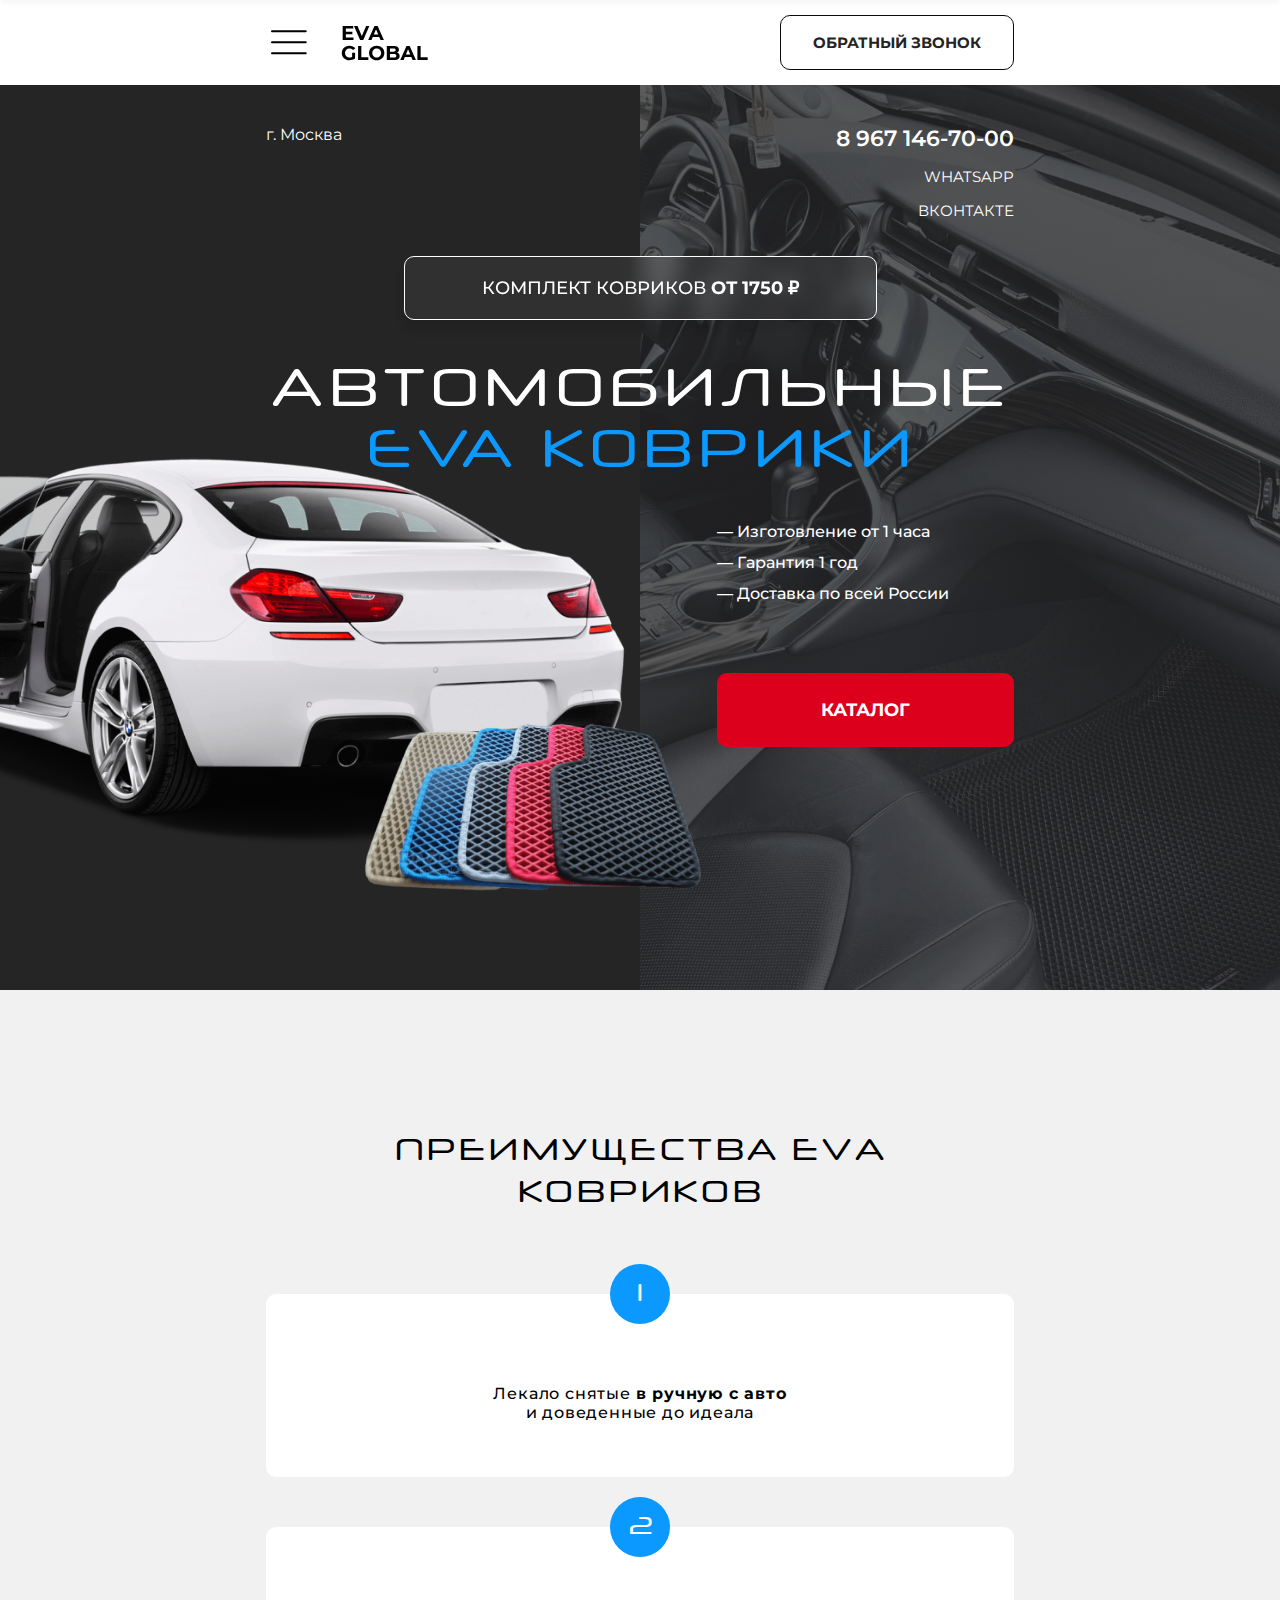
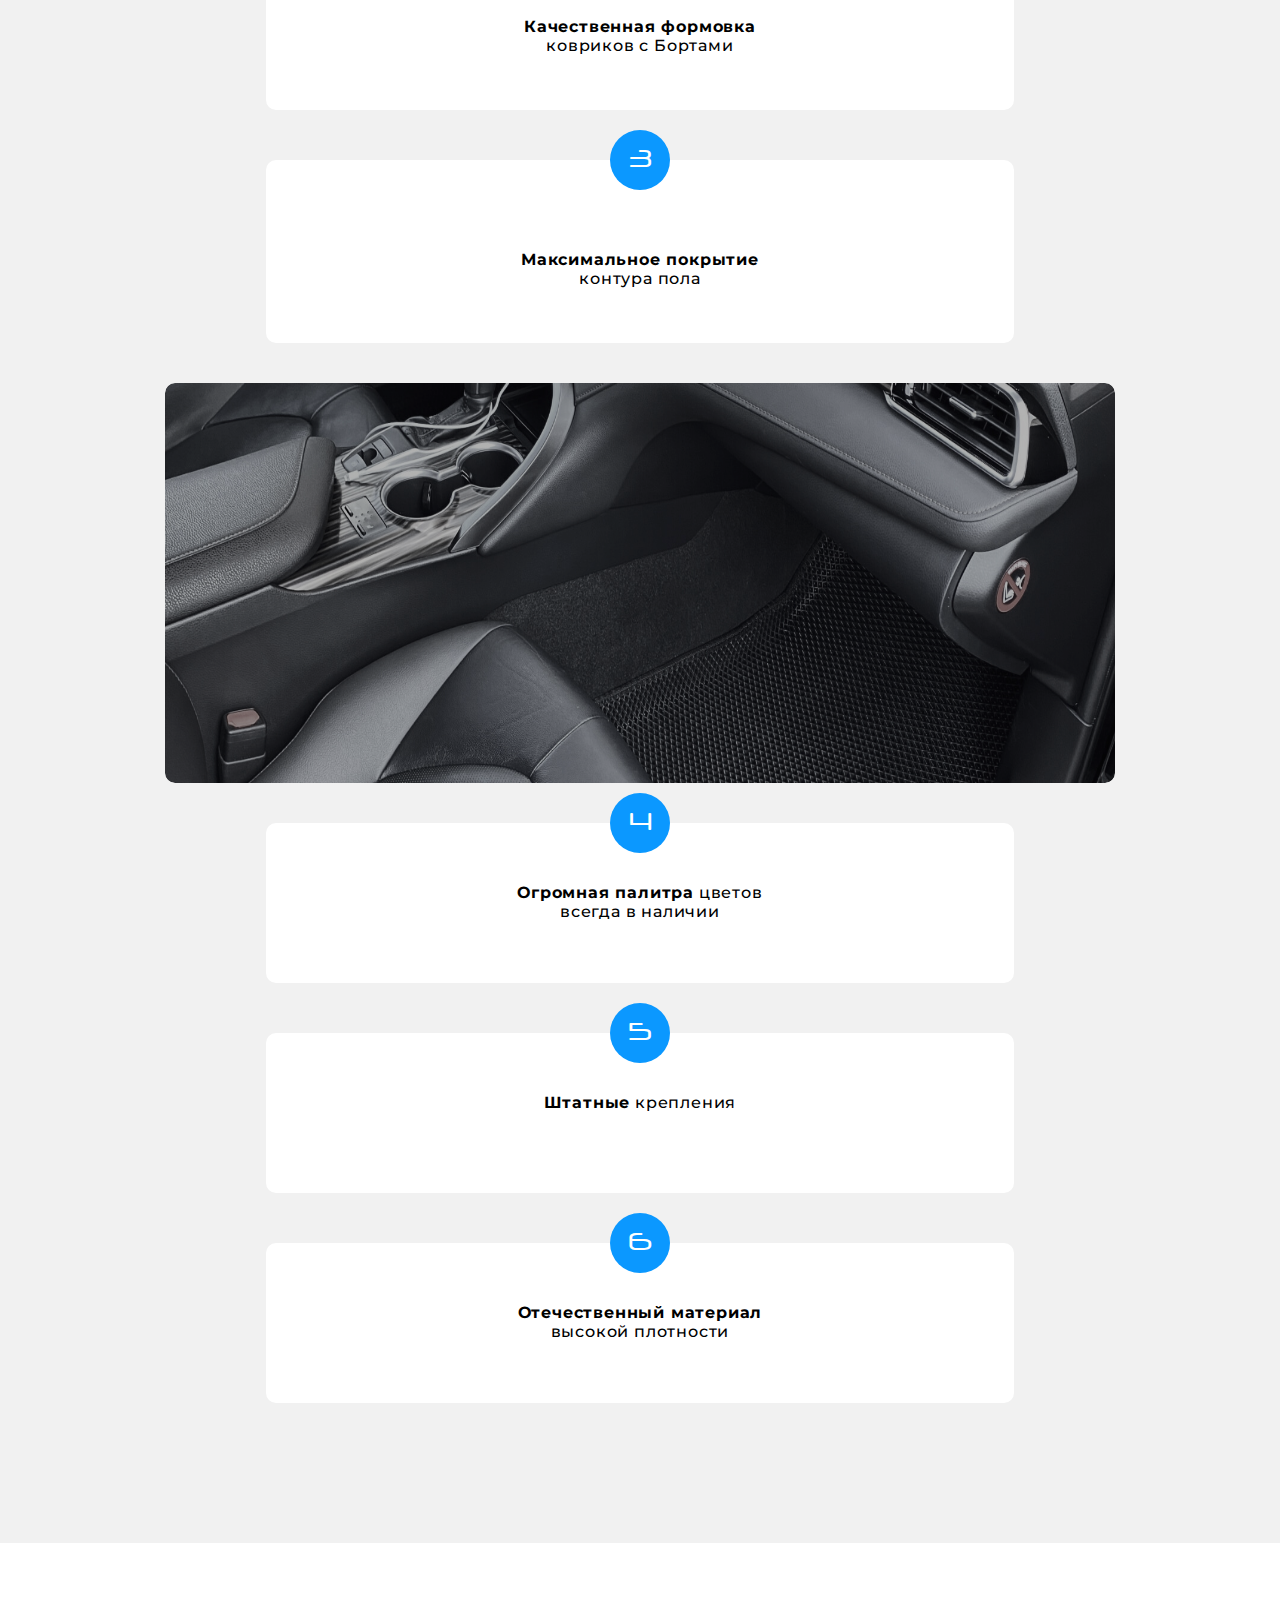
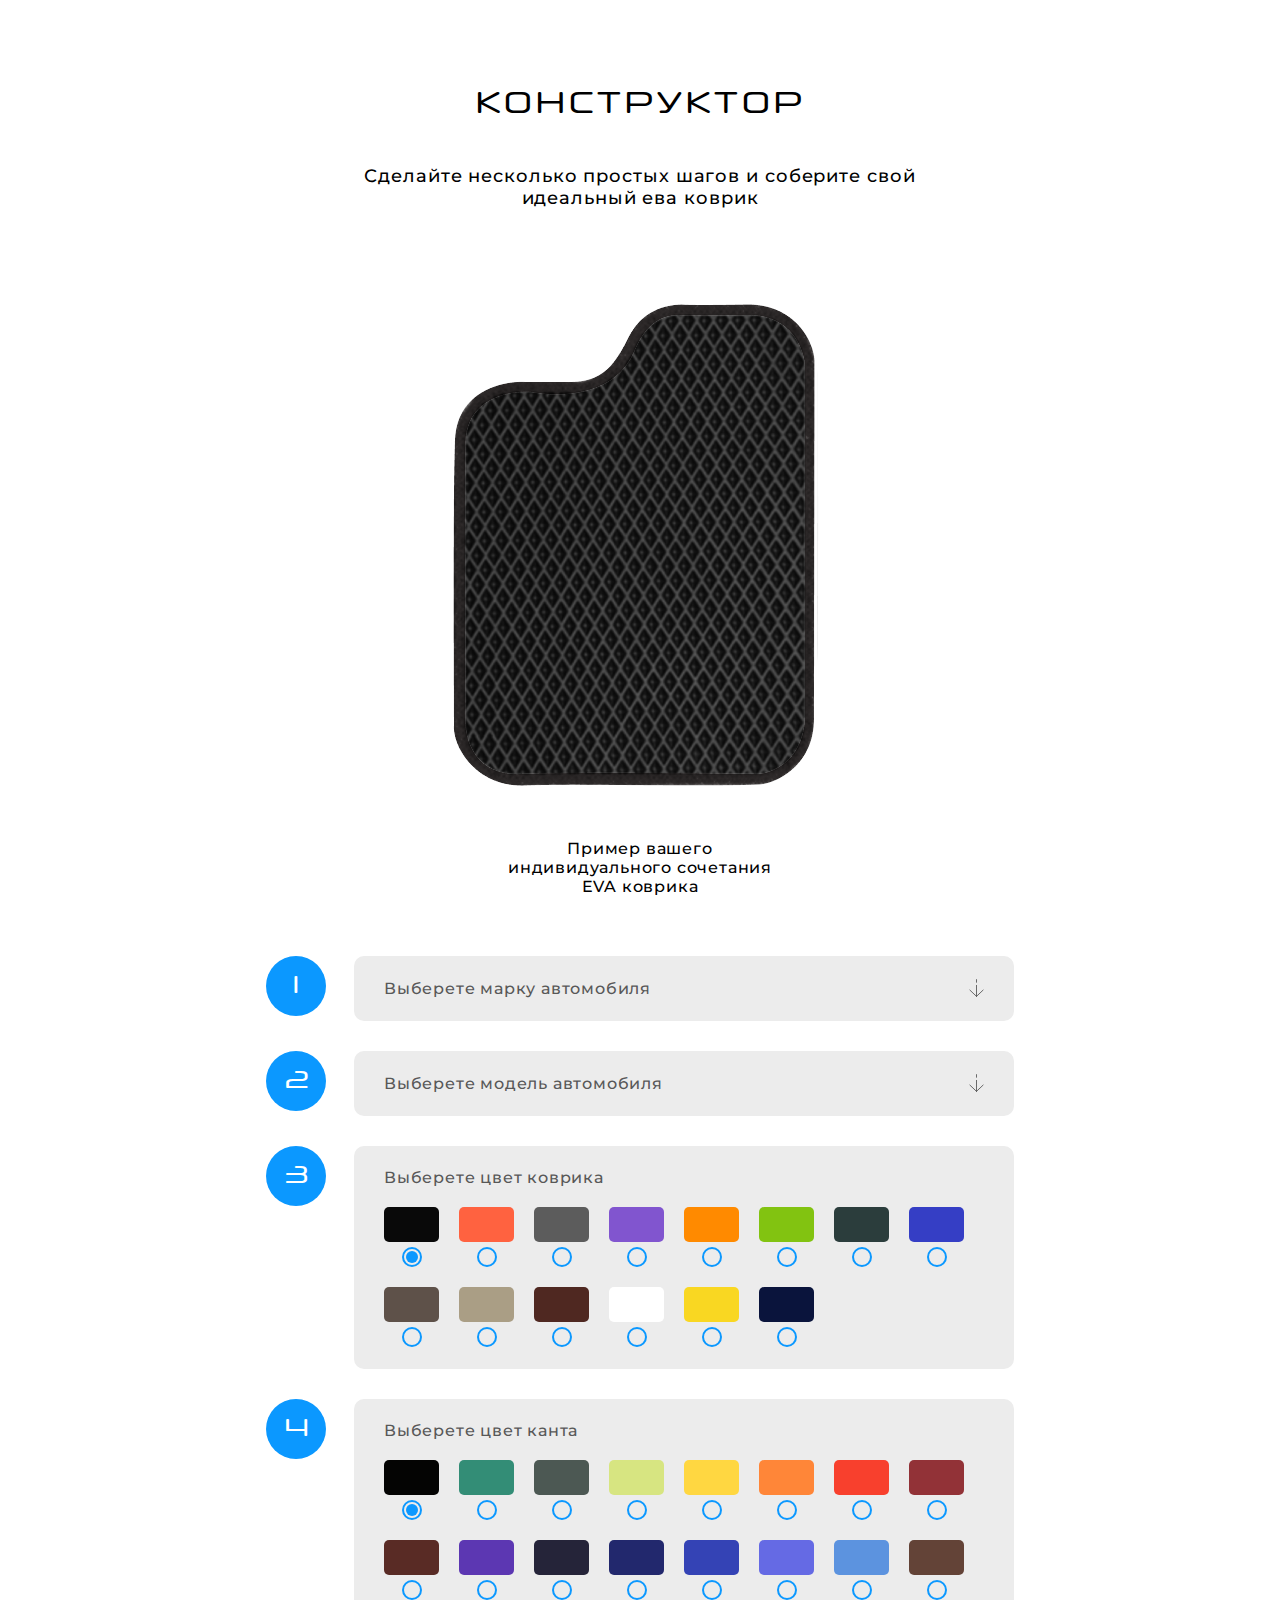
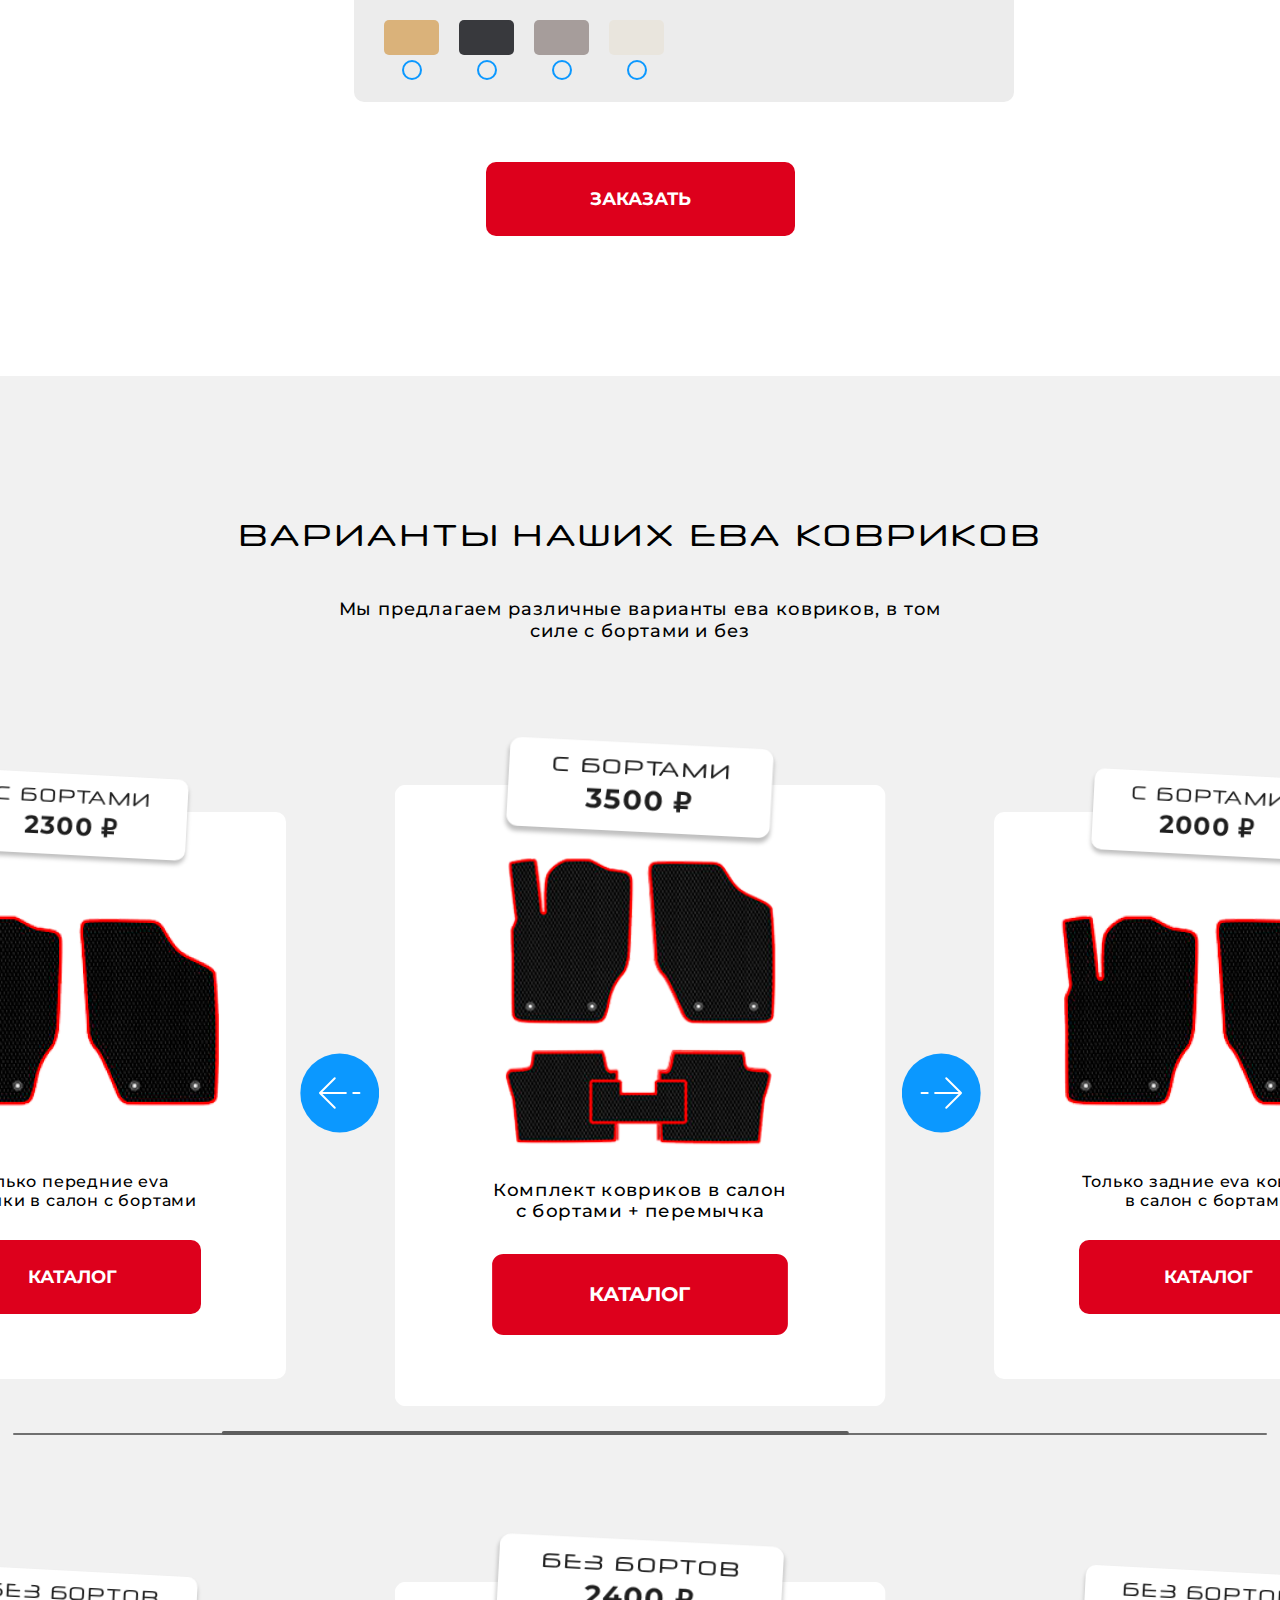
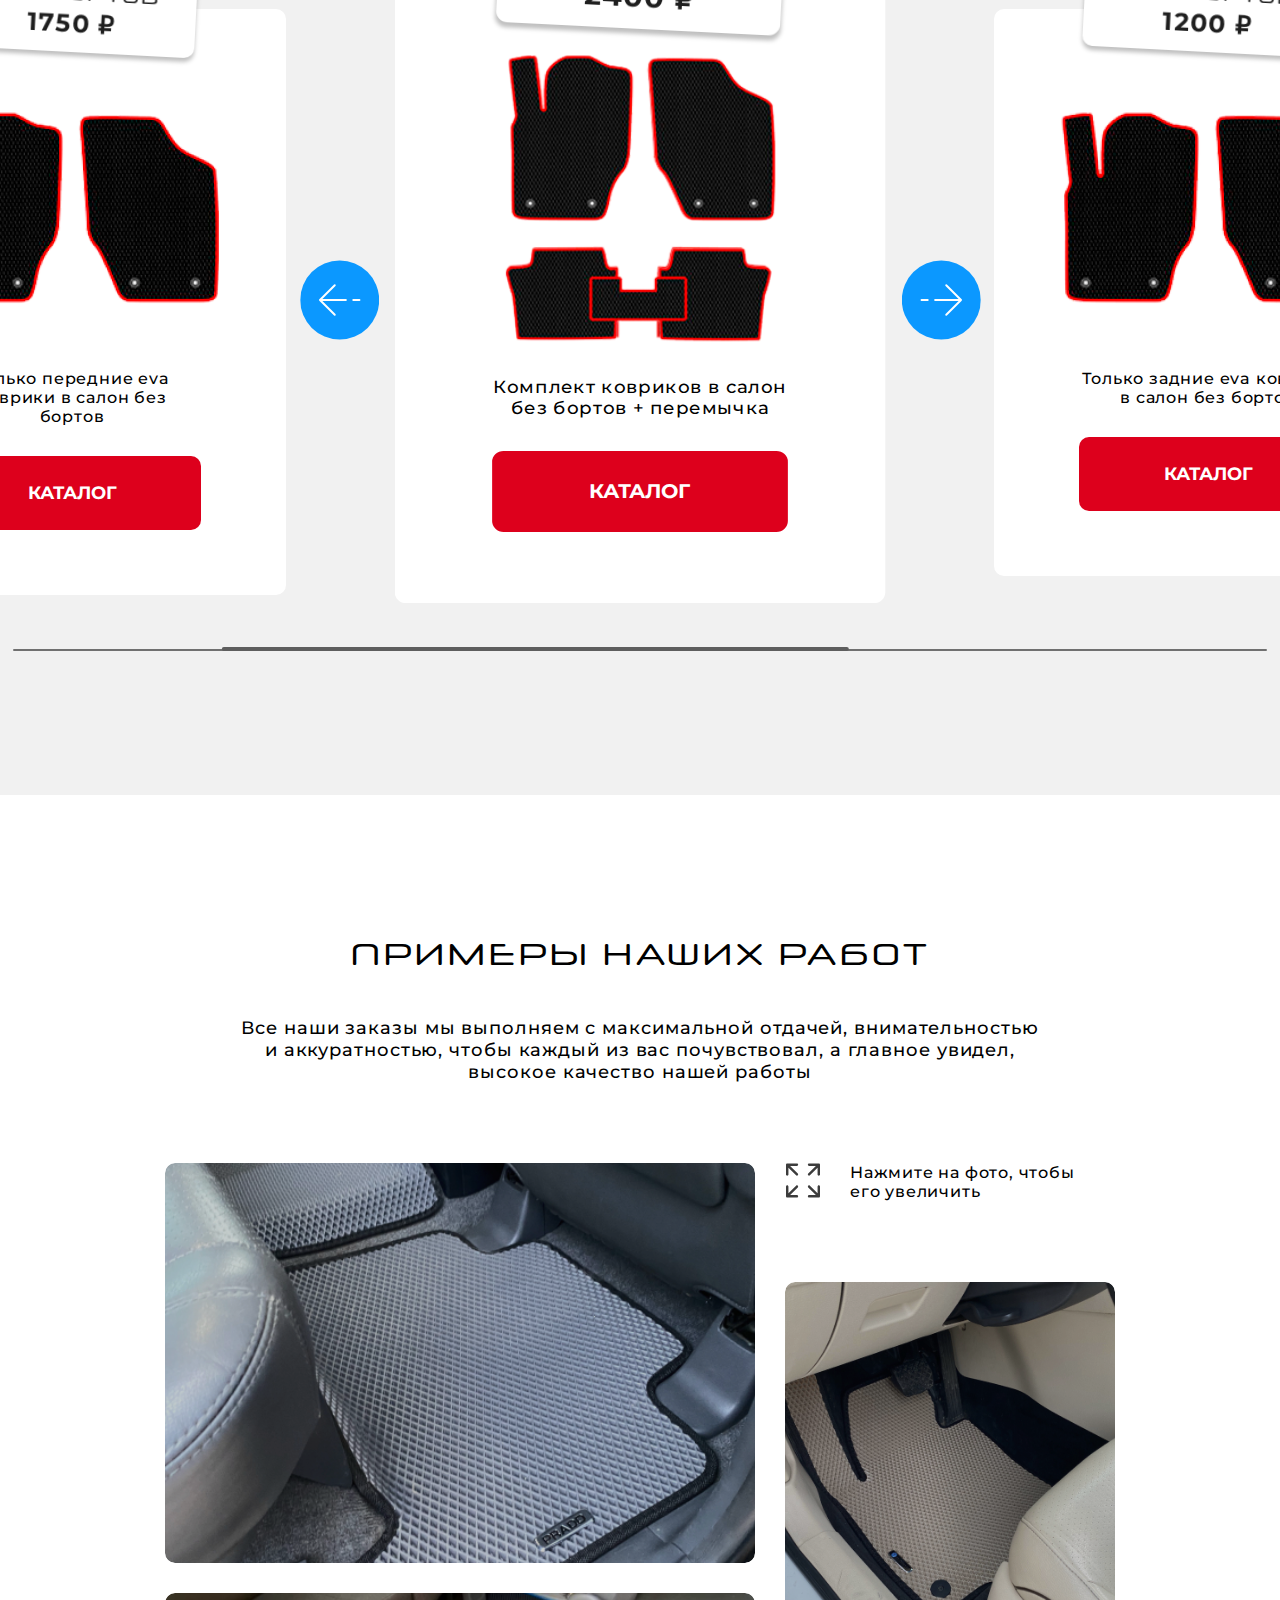
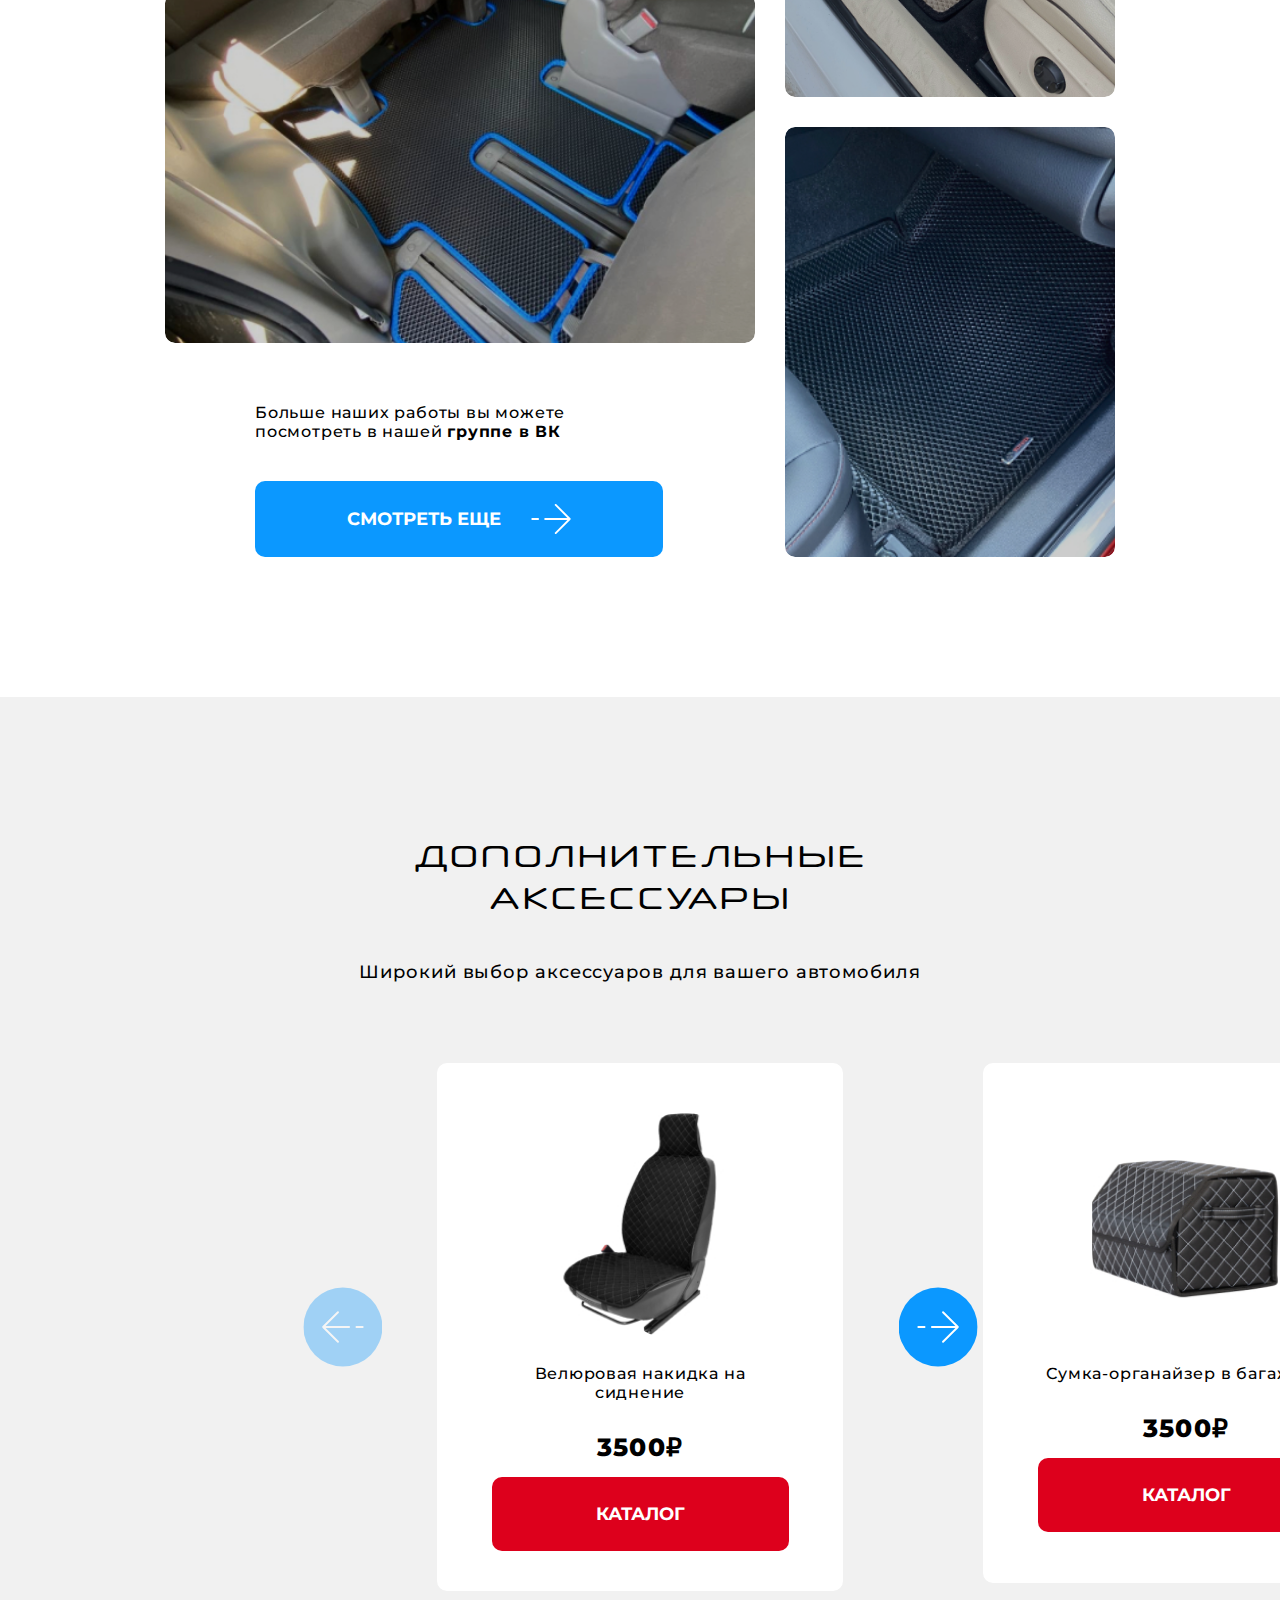
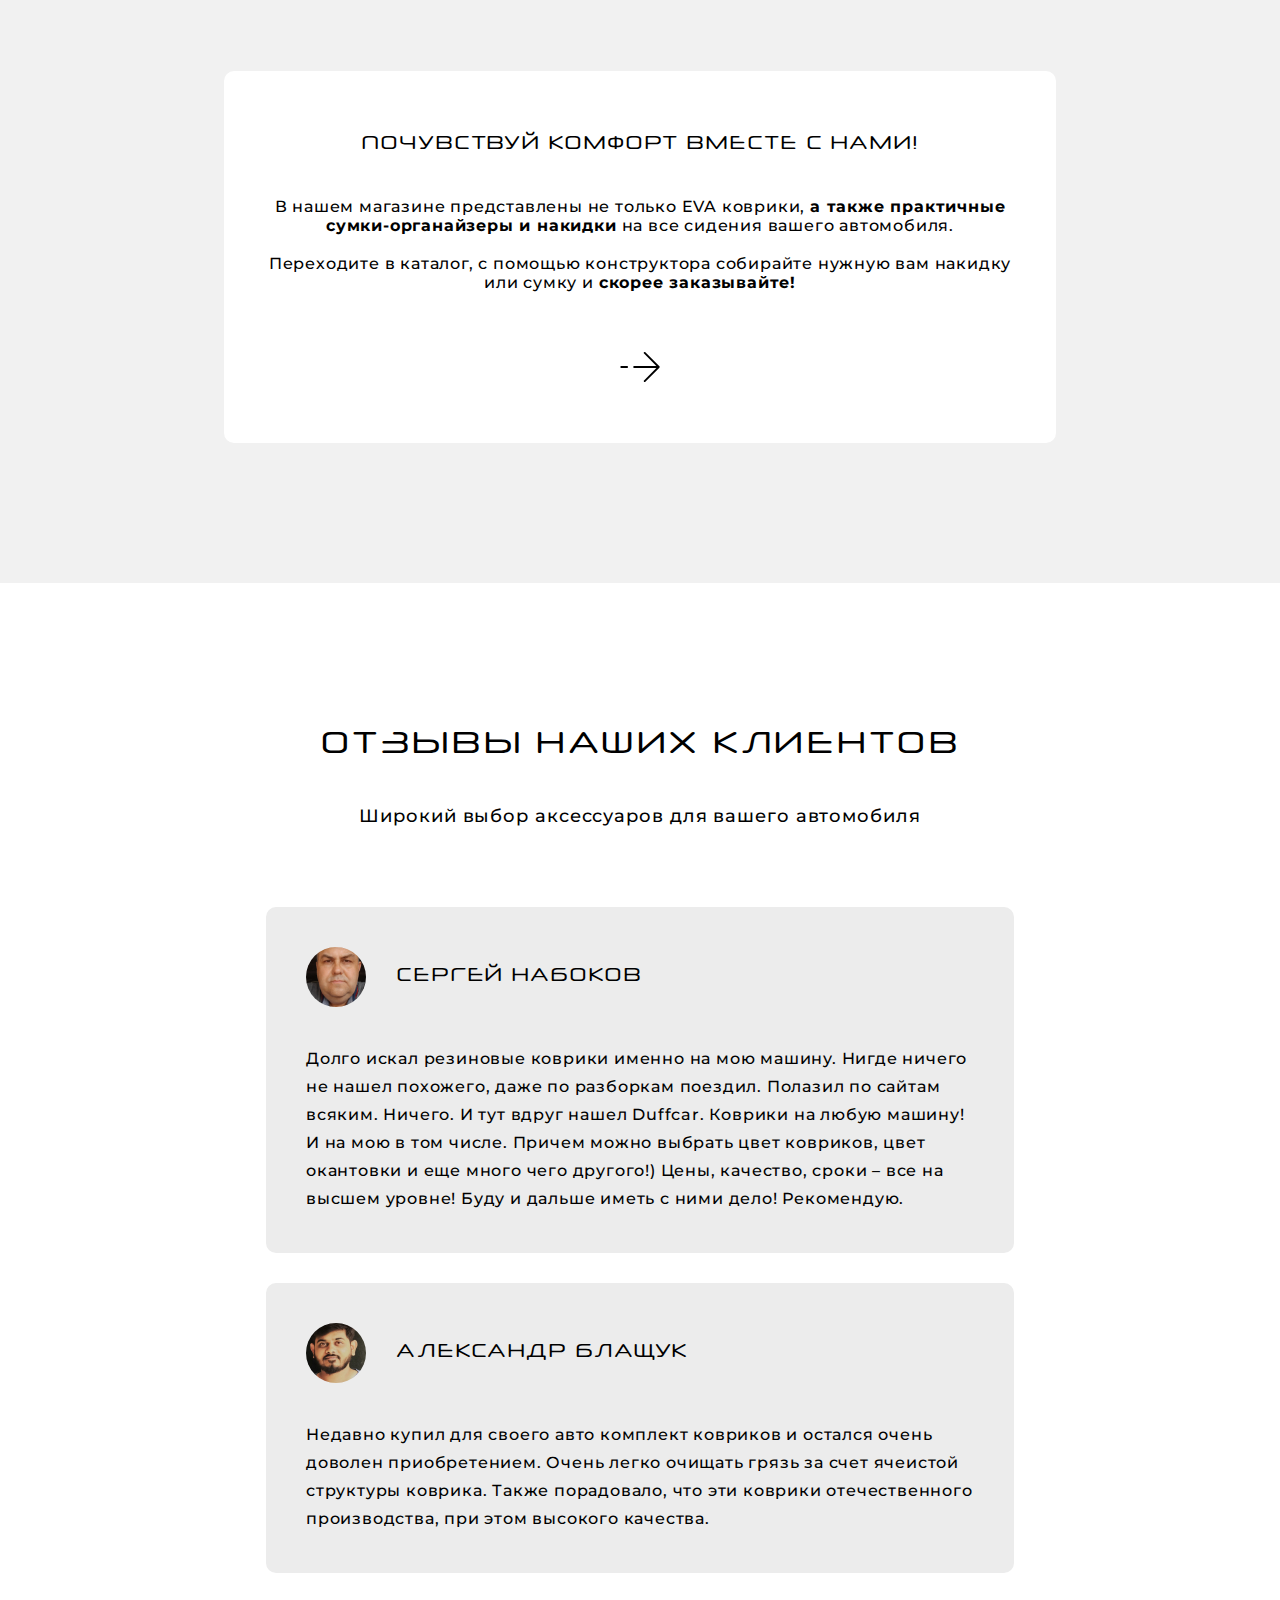
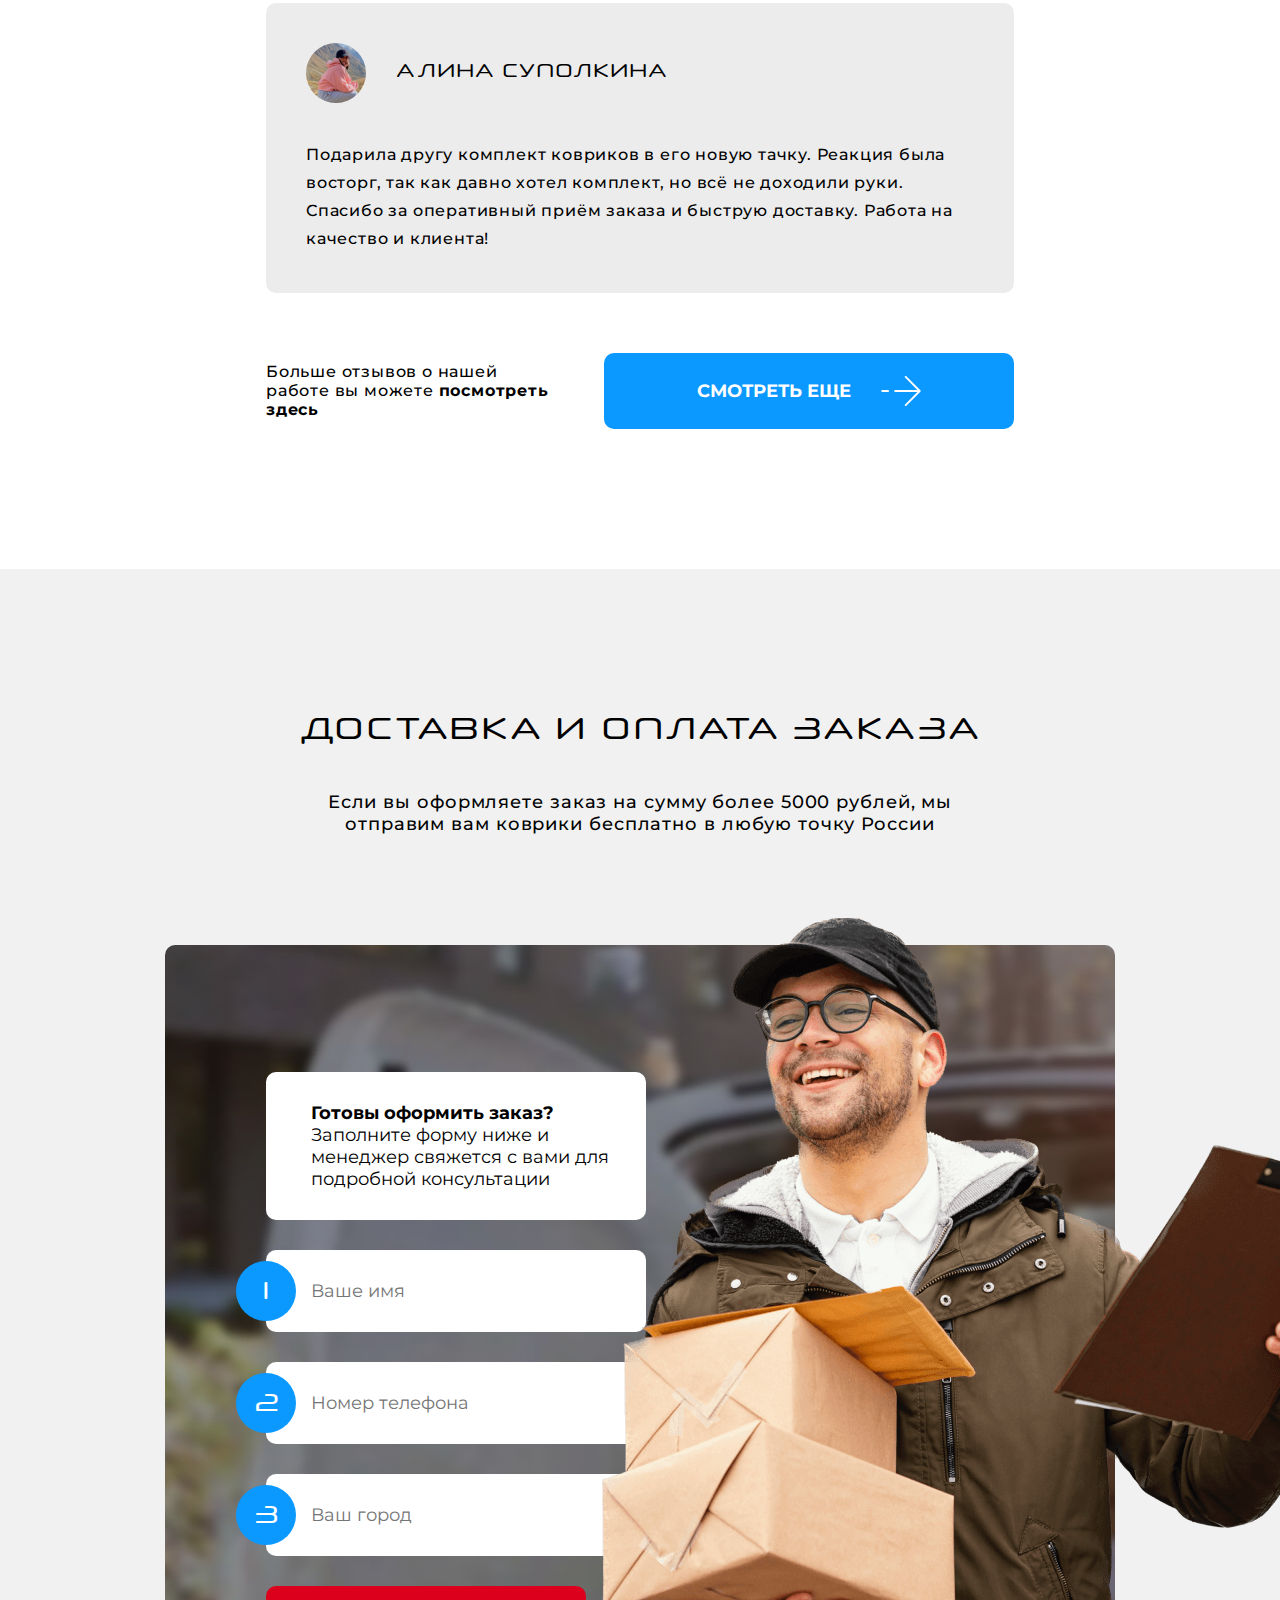
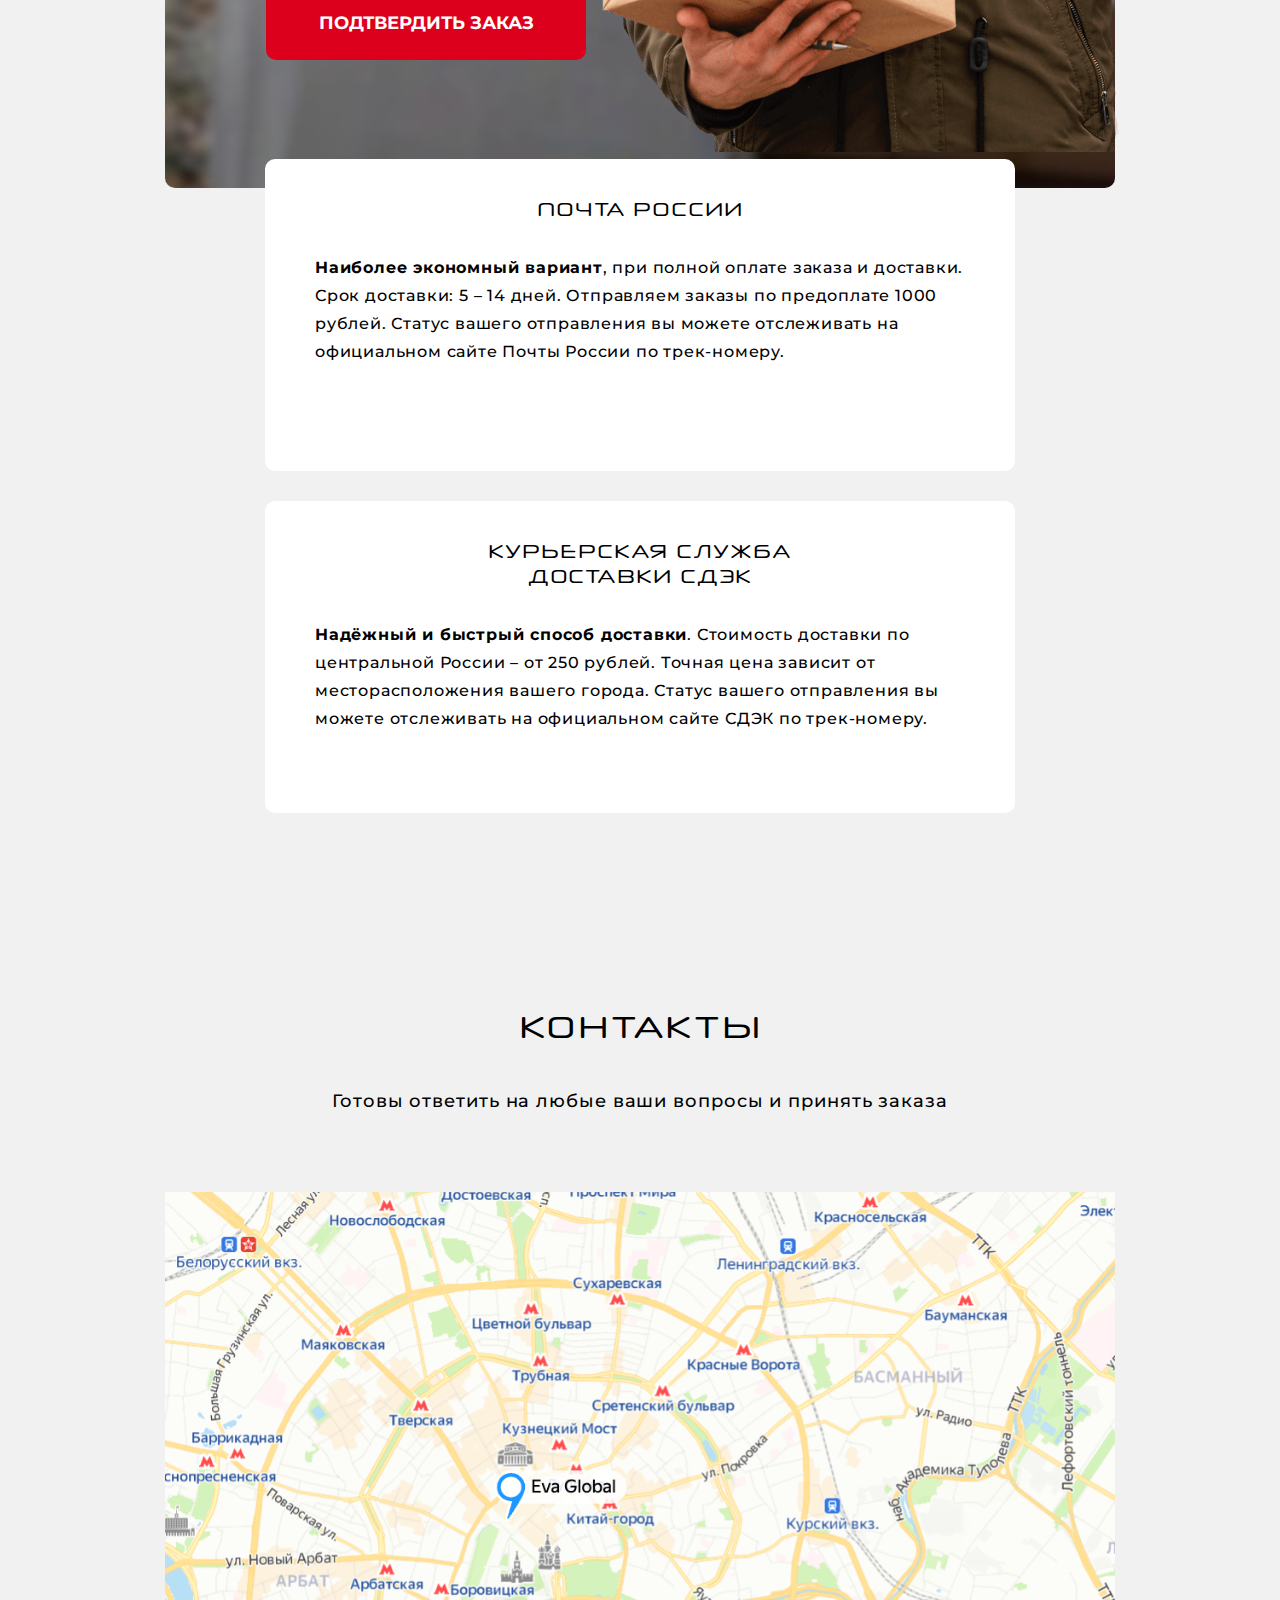
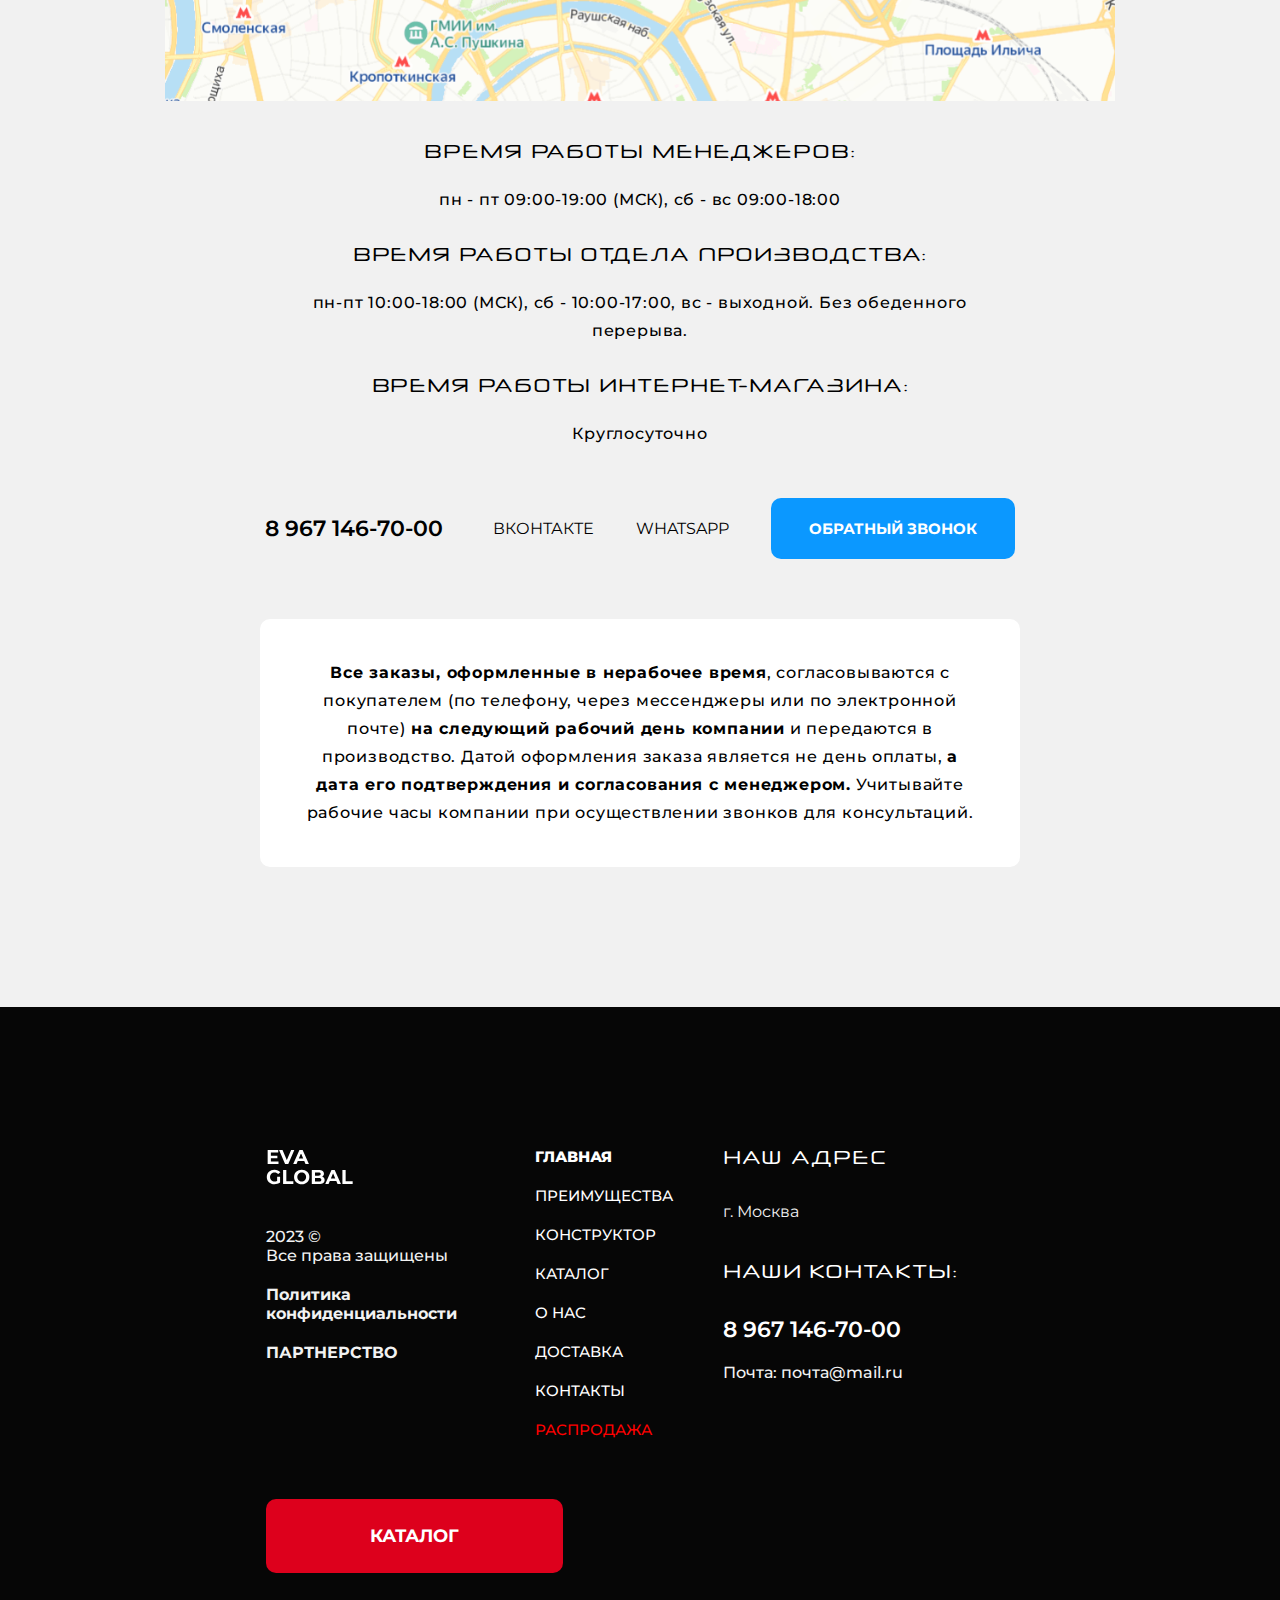
<file: index.html>
<!DOCTYPE html>
<html lang="ru">
<head>
    <meta charset="UTF-8">
    <meta name="viewport" content="width=device-width, initial-scale=1.0">
    <title>Eva Global - автомобильные EVA Коврики</title>
    
    <!-- swiper-js slider  -->
    <link rel="stylesheet" href="css/swiper-bundle.min.css"/>

    <!-- main css files  -->
    <link rel="stylesheet" href="css/reset.css">
    <link rel="stylesheet" href="css/style.css">
    <link rel="stylesheet" href="css/flexibility.css">

    <!-- favicon  -->
    <link rel="shortcut icon" href="favicon-32x32.ico" type="image/x-icon">
</head>
<body>
    <!-- Мобильное меню  -->
    <div class="mobile-menu">
        <div class="mobile-menu__column mobile-menu__column_one">
            <a href="index.html" class="mobile-menu__column_one__item active">главная</a>
            <a href="index.html#benefits" class="mobile-menu__column_one__item menu-item">преимущества</a>
            <a href="index.html#constructor" class="mobile-menu__column_one__item menu-item">конструктор</a>
            <a href="catalog.html" class="mobile-menu__column_one__item">каталог</a>
            <a href="about.html" class="mobile-menu__column_one__item">о нас</a>
            <a href="index.html#delivery-payments" class="mobile-menu__column_one__item menu-item">доставка</a>
            <a href="index.html#contacts" class="mobile-menu__column_one__item menu-item">контакты</a>
            <a href="catalog.html" class="mobile-menu__column_one__item menu-item _red">распродажа</a>
        </div>
        <div class="mobile-menu__column mobile-menu__column_two">
            <a href="tel:89671467000" class="mobile-menu__column_two__tel">8 967 146-70-00</a>
            <a href="#" class="mobile-menu__column_two__link">вконтакте</a>
            <a href="#" class="mobile-menu__column_two__link">whatsapp</a>
            <a href="index.html#contacts" class="mobile-menu__column_two__more-soc menu-item">еще контакты</a>
        </div>
        <div class="mobile-menu__column mobile-menu__column_three">
            <p class="mobile-menu__column_three__city">г. Москва</p>
        </div>
    </div>
    <!-- Кнопка скролла наверх для мобилок  -->
    <button id="scrollToTopButton" class="scroll-to-top-button"><img src="img/icons/arrow-top.svg" alt="&#8593;"></button>
    <!-- Фиксированная шапка  -->
    <div class="header fixed-header">
        <div class="container">
            <nav class="header-menu">
                <div class="header-menu__logo-and-menu-block">
                    <button class="mobile__btn">
                        <img src="img/icons/menu-burger-icon.svg" alt="Меню">
                    </button>
                    <a href="index.html" class="logo__link">
                        <img src="img/logo.svg" alt="Eva Global">
                    </a>
                    <button class="header__tel-link openModal">
                        <img src="img/icons/tel-icon.svg" alt="Позвонить">
                    </button>
                </div>
                <ul class="header-menu__list _desktop">
                    <li class="header-menu__list__item active"><a href="index.html">главная</a></li>
                    <li class="header-menu__list__item"><a class="menu-item" href="index.html#benefits">преимущества</a></li>
                    <li class="header-menu__list__item"><a class="menu-item" href="index.html#constructor">конструктор</a></li>
                    <li class="header-menu__list__item"><a href="catalog.html">каталог</a></li>
                    <li class="header-menu__list__item"><a href="about.html">о нас</a></li>
                    <li class="header-menu__list__item"><a class="menu-item" href="index.html#delivery-payments">доставка</a></li>
                    <li class="header-menu__list__item _red"><a href="catalog.html">распродажа</a></li>
                </ul>
                <button class="header__btn openModal">обратный звонок</button>
            </nav>
        </div>
    </div>
    <!-- Статичная шапка  -->
    <header class="header static-header">
        <div class="container">
            <nav class="header-menu">
                <div class="header-menu__logo-and-menu-block">
                    <button class="mobile__btn">
                        <img src="img/icons/menu-burger-icon.svg" alt="Меню">
                    </button>
                    <a href="index.html" class="logo__link">
                        <img src="img/logo.svg" alt="Eva Global">
                    </a>
                    <button class="header__tel-link openModal">
                        <img src="img/icons/tel-icon.svg" alt="Позвонить">
                    </button>
                </div>
                <ul class="header-menu__list _desktop">
                    <li class="header-menu__list__item active"><a href="index.html">главная</a></li>
                    <li class="header-menu__list__item"><a class="menu-item" href="index.html#benefits">преимущества</a></li>
                    <li class="header-menu__list__item"><a class="menu-item" href="index.html#constructor">конструктор</a></li>
                    <li class="header-menu__list__item"><a href="catalog.html">каталог</a></li>
                    <li class="header-menu__list__item"><a href="about.html">о нас</a></li>
                    <li class="header-menu__list__item"><a class="menu-item" href="index.html#delivery-payments">доставка</a></li>
                    <li class="header-menu__list__item _red"><a href="catalog.html">распродажа</a></li>
                </ul>
                <button class="header__btn openModal">обратный звонок</button>
            </nav>
        </div>
    </header>
    <section class="offer">
        <div class="container">
            <div class="offer-top offer-content">
                <p class="offer-top__address">г. Москва</p>
                <div class="offer-top__contacts">
                    <a href="#" class="offer-top__contacts__social-link">вконтакте</a>
                    <a href="#" class="offer-top__contacts__social-link">whatsapp</a>
                    <a href="tel:89671467000" class="offer-top__contacts__phone-link">8 967 146-70-00</a>
                    <a href="index.html#contacts" class="offer-top__contacts__more-social menu-item">еще контакты</a>
                </div>
            </div>
            <div class="offer-main offer-content">
                <div class="offer-main__usp-item">комплект ковриков <strong>от 1750 ₽</strong></div>
                <h1 class="offer-main__title">автомобильные<br><span class="span-blue">EVA Коврики</span></h1>
                <div class="offer-main__usp-wrap">
                    <div class="offer-main__usp-wrap__block__container">
                        <div class="offer-main__usp-wrap__block">
                            <span class="offer-main__usp-wrap__block__item">—  Изготовление от 1 часа</span>
                            <span class="offer-main__usp-wrap__block__item">—  Гарантия 1 год</span>
                            <span class="offer-main__usp-wrap__block__item">—  Доставка по всей России</span>
                            <a href="catalog.html" class="offer-main__usp-wrap__block__btn btn-red">каталог</a>
                        </div>
                    </div>
                    
                </div>
            </div>
        </div>
    </section>
    <section id="benefits" class="benefits">
        <div class="container">
            <h2 class="section__title section__title_benefits">Преимущества Еvа ковриков</h2>
            <div class="benefits-wrap__block">
                <div class="benefits-wrap__block__item--wrap">
                    <span class="benefits-wrap__block__item__number _clip num-ellipse">1</span>
                    <div class="benefits-wrap__block__item _clip">
                        <p class="benefits-wrap__block__item__text">Лекало снятые <strong>в ручную с авто</strong><br> и доведенные до идеала</p>
                    </div>
                </div>
                
                <div class="benefits-wrap__block__item--wrap">
                    <span class="benefits-wrap__block__item__number _clip num-ellipse">2</span>
                    <div class="benefits-wrap__block__item _clip">
                        <p class="benefits-wrap__block__item__text"><strong>Качественная формовка</strong><br> ковриков с Бортами</p>
                    </div>
                </div>
                <div class="benefits-wrap__block__item--wrap">
                    <span class="benefits-wrap__block__item__number _clip num-ellipse">3</span>
                    <div class="benefits-wrap__block__item _clip">
                        <p class="benefits-wrap__block__item__text"><strong>Максимальное покрытие</strong><br> контура пола</p>
                    </div>
                </div>
            </div>
        </div>

        <div class="container-second _full-w">
            <div class="benefits-wrap__img-block">
                <img src="img/benefits-img.jpg" alt="Преимущества Еvа ковриков">
            </div>
        </div>
        

        <div class="container">
            <div class="benefits-wrap__block">
                <div class="benefits-wrap__block__item--wrap">
                    <span class="benefits-wrap__block__item__number num-ellipse">4</span>
                    <div class="benefits-wrap__block__item">
                        <p class="benefits-wrap__block__item__text"><strong>Огромная палитра</strong> цветов<br>всегда в наличии</p>
                    </div>
                </div>
                
                <div class="benefits-wrap__block__item--wrap">
                    <span class="benefits-wrap__block__item__number num-ellipse">5</span>
                    <div class="benefits-wrap__block__item">
                        <p class="benefits-wrap__block__item__text"><strong>Штатные</strong> крепления</p>
                    </div>
                </div>

                <div class="benefits-wrap__block__item--wrap">
                    <span class="benefits-wrap__block__item__number num-ellipse">6</span>
                    <div class="benefits-wrap__block__item">
                        <p class="benefits-wrap__block__item__text"><strong>Отечественный материал</strong><br>высокой плотности</p>
                    </div>
                </div>
            </div>
        </div>
    </section>
    <section id="constructor" class="constructor">
        <div class="container">
            <h2 class="section__title">конструктор</h2>
            <p class="section__text section__text_constructor">Сделайте несколько простых шагов и соберите свой идеальный ева коврик</p>
            <div class="constructor-wrap">
                <div class="constructor-wrap__result--wrap">
                    <div class="constructor-wrap__result">
                        <div class="constructor-wrap__result__cant colorCantBlack"></div>
                        <div class="constructor-wrap__result__body colorBlack"></div>
                    </div>
                    <p class="constructor-wrap__result__text">Пример вашего индивидуального сочетания EVA коврика</p>
                </div>
                

                <form id="carForm" action="#" class="constructor-wrap__options">
                    <div class="constructor-wrap__options__item constructor-wrap__options__item_select">
                        <span class="num-ellipse">1</span>
                        <div class="custom-select car-mark-select" data-input-name="car_mark">
                            <div class="select-selected">Выберете марку автомобиля</div>
                            <div class="select-items select-hide">
                                <div class="select-items__item" data-value="car_mark1" data-label="Опция 1">Опция 1</div>
                                <div class="select-items__item" data-value="car_mark2" data-label="Опция 2">Опция 2</div>
                                <div class="select-items__item" data-value="car_mark3" data-label="Опция 3">Опция 3</div>
                                <div class="select-items__item" data-value="car_mark4" data-label="Опция 4">Опция 4</div>
                                <div class="select-items__item" data-value="car_mark5" data-label="Опция 5">Опция 5</div>
                                <div class="select-items__item" data-value="car_mark6" data-label="Опция 6">Опция 6</div>
                                <div class="select-items__item" data-value="car_mark7" data-label="Опция 7">Опция 7</div>
                                <div class="select-items__item" data-value="car_mark8" data-label="Опция 8">Опция 8</div>
                                <div class="select-items__item" data-value="car_mark9" data-label="Опция 9">Опция 9</div>
                            </div>
                        </div>
                        <input type="hidden" name="car_mark" value="">
                    </div>

                    <div class="constructor-wrap__options__item constructor-wrap__options__item_select">
                        <span class="num-ellipse">2</span>
                        <div class="custom-select car-model-select" data-input-name="car_model">
                            <div class="select-selected">Выберете модель автомобиля</div>
                            <div class="select-items select-hide">
                                <div class="select-items__item" data-value="car_model1" data-label="Модель 1">Модель 1</div>
                                <div class="select-items__item" data-value="car_model2" data-label="Модель 2">Модель 2</div>
                                <div class="select-items__item" data-value="car_model3" data-label="Модель 3">Модель 3</div>
                                <div class="select-items__item" data-value="car_model4" data-label="Модель 4">Модель 4</div>
                                <div class="select-items__item" data-value="car_model5" data-label="Модель 5">Модель 5</div>
                                <div class="select-items__item" data-value="car_model6" data-label="Модель 6">Модель 6</div>
                                <div class="select-items__item" data-value="car_model7" data-label="Модель 7">Модель 7</div>
                                <div class="select-items__item" data-value="car_model8" data-label="Модель 8">Модель 8</div>
                            </div>
                        </div>
                        <input type="hidden" name="car_model" value="">
                    </div>

                    
                    <!-- Выбор цвета коврика ПК  -->
                    <div class="constructor-wrap__options__item _desktop constructor-wrap__options__item_colors">
                        <span class="num-ellipse">3</span>
                        <div class="constructor-wrap__options__item_colors__block">
                            <p class="constructor-wrap__options__item_colors__block__title">Выберете цвет коврика</p>
                            <div class="constructor-wrap__options__item_colors__block__wrap">

                                <div class="constructor-wrap__options__item__color-option">
                                    <label class="color-option _black" for="colorBlack"></label>
                                    <input class="radio color-btn" data-color="colorBlack" type="radio" id="colorBlack" name="colorBody" value="Черный" checked>
                                    <span class="custom-radio"></span>
                                </div>

                                <div class="constructor-wrap__options__item__color-option">
                                    <label class="color-option _peachy" for="colorPeachy"></label>
                                    <input class="radio color-btn" data-color="colorPeachy" type="radio" id="colorPeachy" name="colorBody" value="Красный">
                                    <span class="custom-radio"></span>
                                </div>

                                
                                <div class="constructor-wrap__options__item__color-option">
                                    <label class="color-option _darken-gray" for="colorDarkenGray"></label>
                                    <input class="radio color-btn" data-color="colorDarkenGray" type="radio" id="colorDarkenGray" name="colorBody" value="Серый">
                                    <span class="custom-radio"></span>
                                </div>


                                <div class="constructor-wrap__options__item__color-option">
                                    <label class="color-option _purple" for="colorPurple"></label>
                                    <input class="radio color-btn" data-color="colorPurple" type="radio" id="colorPurple" name="colorBody" value="Фиолетовый">
                                    <span class="custom-radio"></span>
                                </div>
        

                                <div class="constructor-wrap__options__item__color-option">
                                    <label class="color-option _orange" for="colorOrange"></label>
                                    <input class="radio color-btn" data-color="colorOrange" type="radio" id="colorOrange" name="colorBody" value="Оранжевый">
                                    <span class="custom-radio"></span>
                                </div>

                                <div class="constructor-wrap__options__item__color-option">
                                    <label class="color-option _light-green" for="colorLightGreen"></label>
                                    <input class="radio color-btn" data-color="colorLightGreen" type="radio" id="colorLightGreen" name="colorBody" value="Зеленый">
                                    <span class="custom-radio"></span>
                                </div>

                                <div class="constructor-wrap__options__item__color-option">
                                    <label class="color-option _dark-green" for="colorDarkGreen"></label>
                                    <input class="radio color-btn" data-color="colorDarkGreen" type="radio" id="colorDarkGreen" name="colorBody" value="Темно-зеленый">
                                    <span class="custom-radio"></span>
                                </div>

                                <div class="constructor-wrap__options__item__color-option">
                                    <label class="color-option _blue" for="colorBlue"></label>
                                    <input class="radio color-btn" data-color="colorBlue" type="radio" id="colorBlue" name="colorBody" value="Синий">
                                    <span class="custom-radio"></span>
                                </div>

                                <div class="constructor-wrap__options__item__color-option">
                                    <label class="color-option _light-brownish-gray" for="colorLightBrownishGray"></label>
                                    <input class="radio color-btn" data-color="colorLightBrownishGray" type="radio" id="colorLightBrownishGray" name="colorBody" value="Коричневый">
                                    <span class="custom-radio"></span>
                                </div>
        
                                <div class="constructor-wrap__options__item__color-option">
                                    <label class="color-option _light-beige" for="colorLightBeige"></label>
                                    <input class="radio color-btn" data-color="colorLightBeige" type="radio" id="colorLightBeige" name="colorBody" value="Бежевый">
                                    <span class="custom-radio"></span>
                                </div>
        
        
                                <div class="constructor-wrap__options__item__color-option">
                                    <label class="color-option _dark-brown" for="colorDarkBrown"></label>
                                    <input class="radio color-btn" data-color="colorDarkBrown" type="radio" id="colorDarkBrown" name="colorBody" value="Бордовый">
                                    <span class="custom-radio"></span>
                                </div>

                                <div class="constructor-wrap__options__item__color-option">
                                    <label class="color-option _white" for="colorWhite"></label>
                                    <input class="radio color-btn" data-color="colorWhite" type="radio" id="colorWhite" name="colorBody" value="Белый">
                                    <span class="custom-radio"></span>
                                </div>

                                <div class="constructor-wrap__options__item__color-option">
                                    <label class="color-option _yellow" for="colorYellow"></label>
                                    <input class="radio color-btn" data-color="colorYellow" type="radio" id="colorYellow" name="colorBody" value="Желтый">
                                    <span class="custom-radio"></span>
                                </div>
        
        
                                <div class="constructor-wrap__options__item__color-option">
                                    <label class="color-option _dark-blue" for="colorDarkBlue"></label>
                                    <input class="radio color-btn" data-color="colorDarkBlue" type="radio" id="colorDarkBlue" name="colorBody" value="Темно-синий">
                                    <span class="custom-radio"></span>
                                </div>

                            </div>
                        </div>
                    </div>
                    <!-- Выбор цвета коврика мобильные  -->
                    <div class="constructor-wrap__options__item _mobile constructor-wrap__options__item_select">
                        <span class="num-ellipse">3</span>
                        <div class="custom-select car-model-select" data-input-name="body_color">
                            <div class="select-selected">Выберете цвет коврика</div>
                            <div class="select-items select-hide">

                                <div class="select-items__item color-btn" data-value="colorBlack" id="colorBlack" data-label="Черный" data-color="colorBlack">
                                    <span>Черный</span>
                                    <label class="color-option _black" for="colorBlack"></label>
                                </div>

                                <div class="select-items__item color-btn" data-value="colorPeachy" id="colorPeachy" data-label="Красный" data-color="colorPeachy">
                                    <span>Красный</span>
                                    <label class="color-option _peachy" for="colorPeachy"></label>
                                </div>

                                <div class="select-items__item color-btn" data-value="colorDarkenGray" id="colorDarkenGray" data-label="Серый" data-color="colorDarkenGray">
                                    <span>Серый</span>
                                    <label class="color-option _darken-gray" for="colorDarkenGray"></label>
                                </div>

                                <div class="select-items__item color-btn" data-value="colorPurple" id="colorPurple" data-label="Фиолетовый" data-color="colorPurple">
                                    <span>Фиолетовый</span>
                                    <label class="color-option _purple" for="colorPurple"></label>
                                </div>

                                <div class="select-items__item color-btn" data-value="colorOrange" id="colorOrange" data-label="Оранжевый" data-color="colorOrange">
                                    <span>Оранжевый</span>
                                    <label class="color-option _orange" for="colorOrange"></label>
                                </div>

                                <div class="select-items__item color-btn" data-value="colorLightGreen" id="colorLightGreen" data-label="Зеленый" data-color="colorLightGreen">
                                    <span>Зеленый</span>
                                    <label class="color-option _light-green" for="colorLightGreen"></label>
                                </div>

                                <div class="select-items__item color-btn" data-value="colorDarkGreen" id="colorDarkGreen" data-label="Темно-зеленый" data-color="colorDarkGreen">
                                    <span>Темно-зеленый</span>
                                    <label class="color-option _dark-green" for="colorDarkGreen"></label>
                                </div>

                                <div class="select-items__item color-btn" data-value="colorBlue" id="colorBlue" data-label="Синий" data-color="colorBlue">
                                    <span>Синий</span>
                                    <label class="color-option _blue" for="colorBlue"></label>
                                </div>

                                <div class="select-items__item color-btn" data-value="colorLightBrownishGray" id="colorLightBrownishGray" data-label="Коричневый" data-color="colorLightBrownishGray">
                                    <span>Коричневый</span>
                                    <label class="color-option _light-brownish-gray" for="colorLightBrownishGray"></label>
                                </div>

                                <div class="select-items__item color-btn" data-value="colorLightBeige" id="colorLightBeige" data-label="Бежевый" data-color="colorLightBeige">
                                    <span>Бежевый</span>
                                    <label class="color-option _light-beige" for="colorLightBeige"></label>
                                </div>

                                <div class="select-items__item color-btn" data-value="colorDarkBrown" id="colorDarkBrown" data-label="Бордовый" data-color="colorDarkBrown">
                                    <span>Бордовый</span>
                                    <label class="color-option _dark-brown" for="colorDarkBrown"></label>
                                </div>
                                
                                <div class="select-items__item color-btn" data-value="colorWhite" id="colorWhite" data-label="Белый" data-color="colorWhite">
                                    <span>Белый</span>
                                    <label class="color-option _white" for="colorWhite"></label>
                                </div>

                                <div class="select-items__item color-btn" data-value="colorYellow" id="colorYellow" data-label="Желтый" data-color="colorYellow">
                                    <span>Желтый</span>
                                    <label class="color-option _yellow" for="colorYellow"></label>
                                </div>

                                <div class="select-items__item color-btn" data-value="colorDarkBlue" id="colorDarkBlue" data-label="Темно-синий" data-color="colorDarkBlue">
                                    <span>Темно-синий</span>
                                    <label class="color-option _dark-blue" for="colorDarkBlue"></label>
                                </div>
                                
                            </div>
                        </div>
                        <input type="hidden" name="body_color" value="colorBlack">
                    </div>

                    
                    <!-- Выбор цвета канта ПК  -->
                    <div class="constructor-wrap__options__item _desktop constructor-wrap__options__item_colors">
                        <span class="num-ellipse">4</span>
                        <div class="constructor-wrap__options__item_colors__block">
                            <p class="constructor-wrap__options__item_colors__block__title">Выберете цвет канта</p>
                            <div class="constructor-wrap__options__item_colors__block__wrap">

                                <div class="constructor-wrap__options__item__color-option">
                                    <label class="color-option _cant-black" for="colorCantBlack"></label>
                                    <input class="radio color-cant-btn" data-color="colorCantBlack" type="radio" id="colorCantBlack" name="colorCant" value="Черный" checked>
                                    <span class="custom-radio"></span>
                                </div>

                                <div class="constructor-wrap__options__item__color-option">
                                    <label class="color-option _cant-chartreuse" for="colorCantСhartreuse"></label>
                                    <input class="radio color-cant-btn" data-color="colorCantСhartreuse" type="radio" id="colorCantСhartreuse" name="colorCant" value="Ярко-зелёный">
                                    <span class="custom-radio"></span>
                                </div>
                                
                                <div class="constructor-wrap__options__item__color-option">
                                    <label class="color-option _cant-feldgrau" for="colorCantFeldgrau"></label>
                                    <input class="radio color-cant-btn" data-color="colorCantFeldgrau" type="radio" id="colorCantFeldgrau" name="colorCant" value="Темно-зелёный">
                                    <span class="custom-radio"></span>
                                </div>

                                <div class="constructor-wrap__options__item__color-option">
                                    <label class="color-option _cant-light-yellow" for="colorCantLightYellow"></label>
                                    <input class="radio color-cant-btn" data-color="colorCantLightYellow" type="radio" id="colorCantLightYellow" name="colorCant" value="Салатовый">
                                    <span class="custom-radio"></span>
                                </div>

                                <div class="constructor-wrap__options__item__color-option">
                                    <label class="color-option _cant-yellow" for="colorCantYellow"></label>
                                    <input class="radio color-cant-btn" data-color="colorCantYellow" type="radio" id="colorCantYellow" name="colorCant" value="Желтый">
                                    <span class="custom-radio"></span>
                                </div>

                                <div class="constructor-wrap__options__item__color-option">
                                    <label class="color-option _cant-orange" for="colorCantOrange"></label>
                                    <input class="radio color-cant-btn" data-color="colorCantOrange" type="radio" id="colorCantOrange" name="colorCant" value="Оранжевый">
                                    <span class="custom-radio"></span>
                                </div>

                                <div class="constructor-wrap__options__item__color-option">
                                    <label class="color-option _cant-red" for="colorCantRed"></label>
                                    <input class="radio color-cant-btn" data-color="colorCantRed" type="radio" id="colorCantRed" name="colorCant" value="Красный">
                                    <span class="custom-radio"></span>
                                </div>

                                <div class="constructor-wrap__options__item__color-option">
                                    <label class="color-option _cant-maroon" for="colorCantMaroon"></label>
                                    <input class="radio color-cant-btn" data-color="colorCantMaroon" type="radio" id="colorCantMaroon" name="colorCant" value="Бордовый">
                                    <span class="custom-radio"></span>
                                </div>

                                <div class="constructor-wrap__options__item__color-option">
                                    <label class="color-option _cant-dark-brown" for="colorCantDarkBrown"></label>
                                    <input class="radio color-cant-btn" data-color="colorCantDarkBrown" type="radio" id="colorCantDarkBrown" name="colorCant" value="Темно-бордовый">
                                    <span class="custom-radio"></span>
                                </div>

                                <div class="constructor-wrap__options__item__color-option">
                                    <label class="color-option _cant-purple" for="colorCantPurple"></label>
                                    <input class="radio color-cant-btn" data-color="colorCantPurple" type="radio" id="colorCantPurple" name="colorCant" value="Фиолетовый">
                                    <span class="custom-radio"></span>
                                </div>

                                <div class="constructor-wrap__options__item__color-option">
                                    <label class="color-option _cant-light-black" for="colorCantLightBlack"></label>
                                    <input class="radio color-cant-btn" data-color="colorCantLightBlack" type="radio" id="colorCantLightBlack" name="colorCant" value="Темно-синий">
                                    <span class="custom-radio"></span>
                                </div>

                                <div class="constructor-wrap__options__item__color-option">
                                    <label class="color-option _cant-dark-blue" for="colorCantDarkBlue"></label>
                                    <input class="radio color-cant-btn" data-color="colorCantDarkBlue" type="radio" id="colorCantDarkBlue" name="colorCant" value="Синий">
                                    <span class="custom-radio"></span>
                                </div>
                                

                                <div class="constructor-wrap__options__item__color-option">
                                    <label class="color-option _cant-blue" for="colorCantBlue"></label>
                                    <input class="radio color-cant-btn" data-color="colorCantBlue" type="radio" id="colorCantBlue" name="colorCant" value="Ярко-синий">
                                    <span class="custom-radio"></span>
                                </div>

                                <div class="constructor-wrap__options__item__color-option">
                                    <label class="color-option _cant-lilac" for="colorCantLilac"></label>
                                    <input class="radio color-cant-btn" data-color="colorCantLilac" type="radio" id="colorCantLilac" name="colorCant" value="Лиловый">
                                    <span class="custom-radio"></span>
                                </div>

                                <div class="constructor-wrap__options__item__color-option">
                                    <label class="color-option _cant-celestial" for="colorCantCelestial"></label>
                                    <input class="radio color-cant-btn" data-color="colorCantCelestial" type="radio" id="colorCantCelestial" name="colorCant" value="Голубой">
                                    <span class="custom-radio"></span>
                                </div>

                                <div class="constructor-wrap__options__item__color-option">
                                    <label class="color-option _cant-brown" for="colorCantBrown"></label>
                                    <input class="radio color-cant-btn" data-color="colorCantBrown" type="radio" id="colorCantBrown" name="colorCant" value="Коричневый">
                                    <span class="custom-radio"></span>
                                </div>

                                <div class="constructor-wrap__options__item__color-option">
                                    <label class="color-option _cant-yellowish-gray" for="colorCantYellowishGray"></label>
                                    <input class="radio color-cant-btn" data-color="colorCantYellowishGray" type="radio" id="colorCantYellowishGray" name="colorCant" value="Бежевый">
                                    <span class="custom-radio"></span>
                                </div>

                                <div class="constructor-wrap__options__item__color-option">
                                    <label class="color-option _cant-granite-gray" for="colorCantGraniteGray"></label>
                                    <input class="radio color-cant-btn" data-color="colorCantGraniteGray" type="radio" id="colorCantGraniteGray" name="colorCant" value="Темно-серый">
                                    <span class="custom-radio"></span>
                                </div>

                                <div class="constructor-wrap__options__item__color-option">
                                    <label class="color-option _cant-pearlescent-light-gray" for="colorCantPearlescentLightGray"></label>
                                    <input class="radio color-cant-btn" data-color="colorCantPearlescentLightGray" type="radio" id="colorCantPearlescentLightGray" name="colorCant" value="Светло-серый">
                                    <span class="custom-radio"></span>
                                </div>

                                <div class="constructor-wrap__options__item__color-option">
                                    <label class="color-option _cant-timber-wolf" for="colorCantTimberWolf"></label>
                                    <input class="radio color-cant-btn" data-color="colorCantTimberWolf" type="radio" id="colorCantTimberWolf" name="colorCant" value="Белый">
                                    <span class="custom-radio"></span>
                                </div>

                                




                            </div>
                        </div>
                    </div>
                    <!-- Выбор цвета канта мобильные  -->
                    <div class="constructor-wrap__options__item _mobile constructor-wrap__options__item_select">
                        <span class="num-ellipse">4</span>
                        <div class="custom-select car-model-select" data-input-name="cant_color">
                            <div class="select-selected">Выберете цвет канта</div>
                            <div class="select-items select-hide">

                                <div class="select-items__item color-cant-btn" data-value="colorCantBlack" id="colorCantBlack" data-label="Черный" data-color="colorCantBlack">
                                    <span>Черный</span>
                                    <label class="color-option _cant-black" for="colorCantBlack"></label>
                                </div>

                                <div class="select-items__item color-cant-btn" data-value="colorCantСhartreuse" id="colorCantСhartreuse" data-label="Ярко-зелёный" data-color="colorCantСhartreuse">
                                    <span>Ярко-зелёный</span>
                                    <label class="color-option _cant-chartreuse" for="colorCantСhartreuse"></label>
                                </div>

                                <div class="select-items__item color-cant-btn" data-value="colorCantFeldgrau" id="colorCantFeldgrau" data-label="Темно-зелёный" data-color="colorCantFeldgrau">
                                    <span>Темно-зелёный</span>
                                    <label class="color-option _cant-feldgrau" for="colorCantFeldgrau"></label>
                                </div>

                                <div class="select-items__item color-cant-btn" data-value="colorCantLightYellow" id="colorCantLightYellow" data-label="Салатовый" data-color="colorCantLightYellow">
                                    <span>Салатовый</span>
                                    <label class="color-option _cant-light-yellow" for="colorCantLightYellow"></label>
                                </div>

                                <div class="select-items__item color-cant-btn" data-value="colorCantYellow" id="colorCantYellow" data-label="Желтый" data-color="colorCantYellow">
                                    <span>Желтый</span>
                                    <label class="color-option _cant-yellow" for="colorCantYellow"></label>
                                </div>

                                <div class="select-items__item color-cant-btn" data-value="colorCantOrange" id="colorCantOrange" data-label="Оранжевый" data-color="colorCantOrange">
                                    <span>Оранжевый</span>
                                    <label class="color-option _cant-orange" for="colorCantOrange"></label>
                                </div>

                                <div class="select-items__item color-cant-btn" data-value="colorCantRed" id="colorCantRed" data-label="Красный" data-color="colorCantRed">
                                    <span>Красный</span>
                                    <label class="color-option _cant-red" for="colorCantRed"></label>
                                </div>

                                <div class="select-items__item color-cant-btn" data-value="colorCantMaroon" id="colorCantMaroon" data-label="Бордовый" data-color="colorCantMaroon">
                                    <span>Бордовый</span>
                                    <label class="color-option _cant-maroon" for="colorCantMaroon"></label>
                                </div>
                                
                                <div class="select-items__item color-cant-btn" data-value="colorCantDarkBrown" id="colorCantDarkBrown" data-label="Темно-бордовый" data-color="colorCantDarkBrown">
                                    <span>Темно-бордовый</span>
                                    <label class="color-option _cant-dark-brown" for="colorCantDarkBrown"></label>
                                </div>
                                
                                <div class="select-items__item color-cant-btn" data-value="colorCantPurple" id="colorCantPurple" data-label="Фиолетовый" data-color="colorCantPurple">
                                    <span>Фиолетовый</span>
                                    <label class="color-option _cant-purple" for="colorCantPurple"></label>
                                </div>

                                <div class="select-items__item color-cant-btn" data-value="colorCantLightBlack" id="colorCantLightBlack" data-label="Темно-синий" data-color="colorCantLightBlack">
                                    <span>Темно-синий</span>
                                    <label class="color-option _cant-light-black" for="colorCantLightBlack"></label>
                                </div>
                                
                                <div class="select-items__item color-cant-btn" data-value="colorCantDarkBlue" id="colorCantDarkBlue" data-label="Синий" data-color="colorCantDarkBlue">
                                    <span>Синий</span>
                                    <label class="color-option _light-green" for="colorCantDarkBlue"></label>
                                </div>

                                <div class="select-items__item color-cant-btn" data-value="colorCantBlue" id="colorCantBlue" data-label="Ярко-синий" data-color="colorCantBlue">
                                    <span>Ярко-синий</span>
                                    <label class="color-option _cant-blue" for="colorCantBlue"></label>
                                </div>

                                <div class="select-items__item color-cant-btn" data-value="colorCantLilac" id="colorCantLilac" data-label="Лиловый" data-color="colorCantLilac">
                                    <span>Лиловый</span>
                                    <label class="color-option _cant-lilac" for="colorCantLilac"></label>
                                </div>

                                <div class="select-items__item color-cant-btn" data-value="colorCantCelestial" id="colorCantCelestial" data-label="Голубой" data-color="colorCantCelestial">
                                    <span>Голубой</span>
                                    <label class="color-option _cant-celestial" for="colorCantCelestial"></label>
                                </div>

                                <div class="select-items__item color-cant-btn" data-value="colorCantBrown" id="colorCantBrown" data-label="Коричневый" data-color="colorCantBrown">
                                    <span>Коричневый</span>
                                    <label class="color-option _cant-brown" for="colorCantBrown"></label>
                                </div>

                                <div class="select-items__item color-cant-btn" data-value="colorCantYellowishGray" id="colorCantYellowishGray" data-label="Бежевый" data-color="colorCantYellowishGray">
                                    <span>Бежевый</span>
                                    <label class="color-option _cant-yellowish-gray" for="colorCantYellowishGray"></label>
                                </div>

                                <div class="select-items__item color-cant-btn" data-value="colorCantGraniteGray" id="colorCantGraniteGray" data-label="Темно-серый" data-color="colorCantGraniteGray">
                                    <span>Темно-серый</span>
                                    <label class="color-option _cant-granite-gray" for="colorCantGraniteGray"></label>
                                </div>

                                <div class="select-items__item color-cant-btn" data-value="colorCantTimberWolf" id="colorCantTimberWolf" data-label="Светло-серый" data-color="colorCantTimberWolf">
                                    <span>Светло-серый</span>
                                    <label class="color-option _cant-timber-wolf" for="colorCantTimberWolf"></label>
                                </div>

                                
                                
                            </div>
                        </div>
                        <input type="hidden" name="cant_color" value="colorCantBlack">
                    </div>


                    <button type="button" class="btn-red constructor-wrap__options__btn openModalConstructorBtn">заказать</button>
                    <div id="modalConstructor" class="modal">
                        <div class="modal-content">
                            <span id="modalConstructorClose" class="modal-close"><img src="img/icons/modal-close-icon.svg" alt="X"></span>
                            <h2 class="section__title section__title_modal">закажите обратный звонок</h2>
                            <div class="modal-content__container">
                                <div class="modal__input__wrap">
                                    <span class="modal__input__wrap__number num-ellipse">1</span>
                                    <input class="modal__input" type="text" name="user_name" placeholder="Ваше имя">
                                </div>
                                <div class="modal__input__wrap">
                                    <span class="modal__input__wrap__number num-ellipse">2</span>
                                    <input class="modal__input" type="tel" name="user_phone" placeholder="Номер телефона">
                                </div>
                                <button type="submit" class="btn-red modal__btn">отправить</button>
                                <p class="modal__policy-text">Соглашаюсь на обработку персональных данных</p>
                            </div>
                            
                        </div>
                    </div>
                </form>

            </div>
        </div>
    </section>
    <section class="car-mats-categoryes">
        <div class="container-second">
            <h2 class="section__title">варианты наших ева ковриков</h2>
            <p class="section__text section__text_car-mats-categoryes">Мы предлагаем различные варианты ева ковриков, в том силе с бортами и без</p>
        </div>
        <div class="container-slider">
            <div class="car-mats-categoryes__slider deafult-slider swiper">
                <div class="swiper-wrapper">
                    <div class="car-mats-categoryes__slider__item swiper-slide">
                        <p class="car-mats-categoryes__slider__item__price-tag">с бортами<br><span>2300 ₽</span></p>
                        <div class="car-mats-categoryes__slider__item__img-wrap">
                            <img src="img/car-carpets-img/with-sides/with-sides-1.png" alt="123">
                        </div>
                        <p class="car-mats-categoryes__slider__item__text">Только передние eva коврики в салон с бортами</p>
                        <a href="catalog.html" class="btn-red car-mats-categoryes__slider__item__btn">каталог</a>
                    </div>
                    

                    <div class="car-mats-categoryes__slider__item swiper-slide">
                        <p class="car-mats-categoryes__slider__item__price-tag">с бортами<br><span>3500 ₽</span></p>
                        <div class="car-mats-categoryes__slider__item__img-wrap">
                            <img src="img/car-carpets-img/with-sides/with-sides-4.png" alt="123">
                        </div>
                        <p class="car-mats-categoryes__slider__item__text">Комплект ковриков в салон c бортами + перемычка</p>
                        <a href="catalog.html" class="btn-red car-mats-categoryes__slider__item__btn">каталог</a>
                    </div>


                    <div class="car-mats-categoryes__slider__item swiper-slide">
                        <p class="car-mats-categoryes__slider__item__price-tag">с бортами<br><span>2000 ₽</span></p>
                        <div class="car-mats-categoryes__slider__item__img-wrap">
                            <img src="img/car-carpets-img/with-sides/with-sides-3.png" alt="123">
                        </div>
                        <p class="car-mats-categoryes__slider__item__text">Только задние eva коврики в салон с бортами</p>
                        <a href="catalog.html" class="btn-red car-mats-categoryes__slider__item__btn">каталог</a>
                    </div>
                    

                    

                    <div class="car-mats-categoryes__slider__item swiper-slide">
                        <p class="car-mats-categoryes__slider__item__price-tag">с бортами<br><span>5800 ₽</span></p>
                        <div class="car-mats-categoryes__slider__item__img-wrap">
                            <img src="img/car-carpets-img/with-sides/with-sides-5.png" alt="123">
                        </div>
                        <p class="car-mats-categoryes__slider__item__text">Комплект ковриков в салон с бортами + багажник</p>
                        <a href="catalog.html" class="btn-red car-mats-categoryes__slider__item__btn">каталог</a>
                    </div>
                
                </div>

                <div class="swiper-button-prev"></div>
                <div class="swiper-button-next"></div>

                <div class="swiper-scrollbar"></div>
            </div>

            <div class="car-mats-categoryes__slider deafult-slider swiper">

                <div class="swiper-wrapper">
                    <div class="car-mats-categoryes__slider__item swiper-slide">
                        <p class="car-mats-categoryes__slider__item__price-tag">без бортов<br><span>1750 ₽</span></p>
                        <div class="car-mats-categoryes__slider__item__img-wrap">
                            <img src="img/car-carpets-img/without-sides/without-sides-1.png" alt="123">
                        </div>
                        <p class="car-mats-categoryes__slider__item__text">Только передние eva коврики в салон без бортов</p>
                        <a href="catalog.html" class="btn-red car-mats-categoryes__slider__item__btn">каталог</a>
                    </div>


                    <div class="car-mats-categoryes__slider__item swiper-slide">
                        <p class="car-mats-categoryes__slider__item__price-tag">без бортов<br><span>2400 ₽</span></p>
                        <div class="car-mats-categoryes__slider__item__img-wrap">
                            <img src="img/car-carpets-img/without-sides/without-sides-4.png" alt="123">
                        </div>
                        <p class="car-mats-categoryes__slider__item__text">Комплект ковриков в салон без бортов + перемычка</p>
                        <a href="catalog.html" class="btn-red car-mats-categoryes__slider__item__btn">каталог</a>
                    </div>


                    <div class="car-mats-categoryes__slider__item swiper-slide">
                        <p class="car-mats-categoryes__slider__item__price-tag">без бортов<br><span>1200 ₽</span></p>
                        <div class="car-mats-categoryes__slider__item__img-wrap">
                            <img src="img/car-carpets-img/without-sides/without-sides-3.png" alt="123">
                        </div>
                        <p class="car-mats-categoryes__slider__item__text">Только задние eva коврики в салон без бортов</p>
                        <a href="catalog.html" class="btn-red car-mats-categoryes__slider__item__btn">каталог</a>
                    </div>
                    
                    

                    <div class="car-mats-categoryes__slider__item swiper-slide">
                        <p class="car-mats-categoryes__slider__item__price-tag">без бортов<br><span>4700 ₽</span></p>
                        <div class="car-mats-categoryes__slider__item__img-wrap">
                            <img src="img/car-carpets-img/without-sides/without-sides-5.png" alt="123">
                        </div>
                        <p class="car-mats-categoryes__slider__item__text">Комплект ковриков в салон без бортов + багажник</p>
                        <a href="catalog.html" class="btn-red car-mats-categoryes__slider__item__btn">каталог</a>
                    </div>


                </div>

                <div class="swiper-button-prev"></div>
                <div class="swiper-button-next"></div>

                <div class="swiper-scrollbar"></div>
            </div>
        </div>
            
        
    </section>
    <section class="examples-our-work">
        <div class="container-second">
            <h2 class="section__title">примеры наших работ</h2>
            <p class="section__text section__text_examples-our-work">Все наши заказы мы выполняем с максимальной отдачей, внимательностью и аккуратностью, чтобы каждый из вас почувствовал, а главное увидел, высокое качество нашей работы</p>

            <div class="examples-our-work__wrap">
                <div class="examples-our-work__wrap__block-one">
                    <a data-fslightbox="gallery-examples-our-work" href="img/examples-our-work-img/examples-our-work-block1-img-1.jpg" class="examples-our-work__wrap__block__img examples-our-work__wrap__block-one__img-one">
                        <img src="img/examples-our-work-img/examples-our-work-block1-img-1.jpg" alt="123">
                    </a>
                    <div class="examples-our-work__wrap__block-one__info">
                        <p class="examples-our-work__wrap__block-one__info__text">Больше наших работы вы можете посмотреть в нашей <strong>группе в ВК</strong></p>
                        <a href="#" class="btn-blue examples-our-work__wrap__block-one__info__btn"><span>смотреть еще</span><img src="img/icons/btn-arrow-right.svg" alt=">"></a>
                    </div>
                </div>
                <div class="examples-our-work__wrap__block-two">
                    <a data-fslightbox="gallery-examples-our-work" href="img/examples-our-work-img/examples-our-work-block2-img-1.jpg" class="examples-our-work__wrap__block__img examples-our-work__wrap__block-two__img-one">
                        <img src="img/examples-our-work-img/examples-our-work-block2-img-1.jpg" alt="123">
                    </a>
                    <a data-fslightbox="gallery-examples-our-work" href="img/examples-our-work-img/examples-our-work-block2-img-2.jpg" class="examples-our-work__wrap__block__img examples-our-work__wrap__block-two__img-two">
                        <img src="img/examples-our-work-img/examples-our-work-block2-img-2.jpg" alt="123">
                    </a>
                    <div class="examples-our-work__wrap__block-one__info _mobile">
                        <p class="examples-our-work__wrap__block-one__info__text">Больше наших работы вы можете посмотреть в нашей <strong>группе в ВК</strong></p>
                        <a href="#" class="btn-blue examples-our-work__wrap__block-one__info__btn"><span>смотреть еще</span><img src="img/icons/btn-arrow-right.svg" alt=">"></a>
                    </div>
                </div>
                <div class="examples-our-work__wrap__block-three">
                    <p class="examples-our-work__wrap__block-three__text">Нажмите на фото, чтобы его увеличить</p>
                    <a data-fslightbox="gallery-examples-our-work" href="img/examples-our-work-img/examples-our-work-block3-img-1.jpg" class="examples-our-work__wrap__block__img examples-our-work__wrap__block-three__img-one">
                        <img src="img/examples-our-work-img/examples-our-work-block3-img-1.jpg" alt="123">
                    </a>
                    <a data-fslightbox="gallery-examples-our-work" href="img/examples-our-work-img/examples-our-work-block3-img-2.jpg" class="examples-our-work__wrap__block__img examples-our-work__wrap__block-three__img-two">
                        <img src="img/examples-our-work-img/examples-our-work-block3-img-2.jpg" alt="123">
                    </a>
                </div>
            </div>
        </div>
    </section>
    <section class="additional-accessories">
        <div class="container">
            <h2 class="section__title">Дополнительные аксессуары</h2>
            <p class="section__text">Широкий выбор аксессуаров для вашего автомобиля</p>
        </div>

        
        <!-- На мобилках меньше  -->
        <div class="additional-accessories__wrap__item_more additional-accessories__wrap__item_more_mobile _full-w">
            <h3 class="additional-accessories__wrap__item__title_more">ПОЧУВСТВУЙ КОМФОРТ ВМЕСТЕ С нами!</h3>
            <p class="additional-accessories__wrap__item__text_more">
                В нашем магазине представлены не только EVA коврики, <strong>а также практичные сумки-органайзеры и накидки</strong> на все сидения вашего автомобиля.
                <br><br>
                Переходите в каталог, с помощью конструктора собирайте нужную вам накидку или сумку и <strong>скорее заказывайте!</strong>
            </p>
            <a href="catalog.html" class="additional-accessories__wrap__item__btn_more">
                <img src="img/icons/arrow-right-black.svg" alt=">">
            </a>
        </div>
        

        <div class="container-slider _column-reverse">

            <div class="additional-accessories__wrap accessoriesSlider">
                <div class="swiper-wrapper">
                    <!-- На пк  -->
                    <div class="additional-accessories__wrap__item_more additional-accessories__wrap__item_more_descktop swiper-slide">
                        <h3 class="additional-accessories__wrap__item__title_more">ПОЧУВСТВУЙ КОМФОРТ ВМЕСТЕ С нами!</h3>
                        <p class="additional-accessories__wrap__item__text_more">
                            В нашем магазине представлены не только EVA коврики, <strong>а также практичные сумки-органайзеры и накидки</strong> на все сидения вашего автомобиля.
                            <br><br>
                            Переходите в каталог, с помощью конструктора собирайте нужную вам накидку или сумку и <strong>скорее заказывайте!</strong>
                        </p>
                        <a href="catalog.html" class="additional-accessories__wrap__item__btn_more">
                            <img src="img/icons/arrow-right-black.svg" alt=">">
                        </a>
                    </div>

                    <div class="additional-accessories__wrap__item swiper-slide">
                        <div class="additional-accessories__wrap__item__img-wrap">
                            <img src="img/additional-accessories-img/additional-accessories-img-seat-cover.jpg" alt="123">
                        </div>
                        <p class="additional-accessories__wrap__item__text">Велюровая накидка на сиднение</p>
                        <span class="additional-accessories__wrap__item__price-tag"><strong>3500₽</strong></span>
                        <a href="catalog.html" class="btn-red additional-accessories__wrap__item__btn">каталог</a>
                    </div>

                    <div class="additional-accessories__wrap__item swiper-slide">
                        <div class="additional-accessories__wrap__item__img-wrap">
                            <img src="img/additional-accessories-img/additional-accessories-img-organaizer.jpg" alt="123">
                        </div>
                        <p class="additional-accessories__wrap__item__text">Сумка-органайзер в багажник</p>
                        <span class="additional-accessories__wrap__item__price-tag"><strong>3500₽</strong></span>
                        <a href="catalog.html" class="btn-red additional-accessories__wrap__item__btn">каталог</a>
                    </div>
                </div>

                <div class="accessoriesSlider-swiper-button-prev"></div>
                <div class="accessoriesSlider-swiper-button-next"></div>
                
                <div class="accessoriesSlider-swiper-scrollbar"></div>

            </div>

            <!-- На мобилках  -->
            <div class="additional-accessories__wrap__item_more additional-accessories__wrap__item_more_mobile">
                <h3 class="additional-accessories__wrap__item__title_more">ПОЧУВСТВУЙ КОМФОРТ ВМЕСТЕ С нами!</h3>
                <p class="additional-accessories__wrap__item__text_more">
                    В нашем магазине представлены не только EVA коврики, <strong>а также практичные сумки-органайзеры и накидки</strong> на все сидения вашего автомобиля.
                    <br><br>
                    Переходите в каталог, с помощью конструктора собирайте нужную вам накидку или сумку и <strong>скорее заказывайте!</strong>
                </p>
                <a href="catalog.html" class="additional-accessories__wrap__item__btn_more">
                    <img src="img/icons/arrow-right-black.svg" alt=">">
                </a>
            </div>

        </div>

    </section>
    <section class="feedbacks">
        <div class="container">
            <h2 class="section__title">отзывы наших клиентов</h2>
            <p class="section__text">Широкий выбор аксессуаров для вашего автомобиля</p>
            <div class="feedbacks__wrap">
                <div class="feedbacks__wrap__item">
                    <div class="feedbacks__wrap__item__cart feedbacks__wrap__item__cart_full-h">
                        <div class="feedbacks__wrap__item__cart__customer-info">
                            <img src="img/customer-1.jpg" alt="Клиент" class="feedbacks__wrap__item__cart__customer-info__img">
                            <h3 class="feedbacks__wrap__item__cart__customer-info__name">Сергей набоков</h3>
                        </div>
                        <p class="feedbacks__wrap__item__cart__text">
                            Долго искал резиновые коврики именно на мою машину. Нигде ничего не нашел похожего, даже по разборкам поездил. Полазил по сайтам всяким. Ничего. И тут вдруг нашел Duffcar. Коврики на любую машину! И на мою в том числе. Причем можно выбрать цвет ковриков, цвет окантовки и еще много чего другого!) Цены, качество, сроки – все на высшем уровне! Буду и дальше иметь с ними дело! Рекомендую.
                        </p>
                    </div>
                </div>
                <div class="feedbacks__wrap__item">
                    <div class="feedbacks__wrap__item__cart feedbacks__wrap__item__cart_full-h">
                        <div class="feedbacks__wrap__item__cart__customer-info">
                            <img src="img/customer-2.jpg" alt="Клиент" class="feedbacks__wrap__item__cart__customer-info__img">
                            <h3 class="feedbacks__wrap__item__cart__customer-info__name">Александр Блащук</h3>
                        </div>
                        <p class="feedbacks__wrap__item__cart__text">
                            Недавно купил для своего авто комплект ковриков и остался очень доволен приобретением. Очень легко очищать грязь за счет ячеистой структуры коврика. Также порадовало, что эти коврики отечественного производства, при этом высокого качества. 
                        </p>
                    </div>
                </div>
                <div class="feedbacks__wrap__item feedbacks__wrap__item_more-info-block">
                    <div class="feedbacks__wrap__item__cart">
                        <div class="feedbacks__wrap__item__cart__customer-info">
                            <img src="img/customer-3.jpg" alt="Клиент" class="feedbacks__wrap__item__cart__customer-info__img">
                            <h3 class="feedbacks__wrap__item__cart__customer-info__name">Алина Суполкина</h3>
                        </div>
                        <p class="feedbacks__wrap__item__cart__text">
                            Подарила другу комплект ковриков в его новую тачку. Реакция была восторг, так как давно хотел комплект, но всё не доходили руки. Спасибо за оперативный приём заказа и быструю доставку. Работа на качество и клиента!
                        </p>
                    </div>
                    <div class="feedbacks__wrap__item__more-info">
                        <p class="feedbacks__wrap__item__more-info__text">Больше отзывов о нашей работе вы можете <strong>посмотреть здесь</strong></p>
                        <a href="#" class="btn-blue feedbacks__wrap__item__more-info__btn">
                            <span>смотреть еще</span>
                            <img src="img/icons/btn-arrow-right.svg" alt=">">
                        </a>
                    </div>
                </div>

            </div>
        </div>
    </section>
    <section id="delivery-payments" class="delivery-payments">
        <div class="container">
            <h2 class="section__title">доставка и оплата заказа</h2>
            <p class="section__text section__text_delivery-payments">Если вы оформляете заказ на сумму более 5000 рублей, мы отправим вам коврики бесплатно в любую точку России</p>
        </div>
        <div class="delivery-payments__block--wrap">
            <div class="container">
                <form action="#" class="delivery-payments__block">

                    <div class="delivery-payments__block__item">
                        <strong>Готовы оформить заказ?</strong><br>Заполните форму ниже и менеджер свяжется с вами для подробной консультации
                    </div>

                    <div class="delivery-payments__block__item">
                        <span class="delivery-payments__block__item__number num-ellipse">1</span>
                        <input class="delivery-payments__block__item__text" type="text" placeholder="Ваше имя">
                    </div>

                    <div class="delivery-payments__block__item">
                        <span class="delivery-payments__block__item__number num-ellipse">2</span>
                        <input class="delivery-payments__block__item__text" type="tel" placeholder="Номер телефона">
                    </div>

                    <div class="delivery-payments__block__item">
                        <span class="delivery-payments__block__item__number num-ellipse">3</span>
                        <input class="delivery-payments__block__item__text" type="text" placeholder="Ваш город">
                    </div>

                    <button type="submit" class="btn-red delivery-payments__block__btn">Подтвердить заказ</button>
                    

                    <div class="delivery-payments__block__delivery-methods _desktop">
                        <div class="delivery-payments__block__delivery-methods__item">
                            <h3 class="delivery-payments__block__delivery-methods__item__title">Почта России</h3>
                            <p class="delivery-payments__block__delivery-methods__item__text">
                                <strong>Наиболее экономный вариант</strong>, при полной оплате заказа и доставки. Срок доставки: 5 – 14 дней. Отправляем заказы по предоплате 1000 рублей. Статус вашего отправления вы можете отслеживать на официальном сайте Почты России по трек-номеру.
                            </p>
                        </div>
                        <div class="delivery-payments__block__delivery-methods__item">
                            <h3 class="delivery-payments__block__delivery-methods__item__title">Курьерская служба<br>доставки СДЭК</h3>
                            <p class="delivery-payments__block__delivery-methods__item__text"><strong>Надёжный и быстрый способ доставки</strong>. Стоимость доставки по центральной России – от 250 рублей. Точная цена зависит от месторасположения вашего города. Статус вашего отправления вы можете отслеживать на официальном сайте СДЭК по трек-номеру.</p>
                        </div>
                    </div>

                </form>
            </div>
        </div>
        <div class="container _mobilee">
            <div class="delivery-payments__block__delivery-methods _mobile">
                <div class="delivery-payments__block__delivery-methods__item">
                    <h3 class="delivery-payments__block__delivery-methods__item__title">Почта России</h3>
                    <p class="delivery-payments__block__delivery-methods__item__text">
                        <strong>Наиболее экономный вариант</strong>, при полной оплате заказа и доставки. Срок доставки: 5 – 14 дней. Отправляем заказы по предоплате 1000 рублей. Статус вашего отправления вы можете отслеживать на официальном сайте Почты России по трек-номеру.
                    </p>
                </div>
                <div class="delivery-payments__block__delivery-methods__item">
                    <h3 class="delivery-payments__block__delivery-methods__item__title">Курьерская служба<br>доставки СДЭК</h3>
                    <p class="delivery-payments__block__delivery-methods__item__text"><strong>Надёжный и быстрый способ доставки</strong>. Стоимость доставки по центральной России – от 250 рублей. Точная цена зависит от месторасположения вашего города. Статус вашего отправления вы можете отслеживать на официальном сайте СДЭК по трек-номеру.</p>
                </div>
            </div>
        </div>
        
        
    </section>
    <section id="contacts" class="contacts">
        <div class="container-second">
            <h2 class="section__title">контакты</h2>
            <p class="section__text">Готовы ответить на любые ваши вопросы и принять заказа</p>
            <div class="contacts__wrap">
                <div class="contacts__wrap__map">
                    <div id="yamap"></div>
                </div>
                <div class="contacts__wrap__info">
                    <div class="contacts__wrap__info__item">
                        <h3 class="contacts__wrap__info__item__title">Время работы менеджеров:</h3>
                        <p class="contacts__wrap__info__item__text">пн - пт 09:00-19:00 (МСК), сб - вс 09:00-18:00</p>
                    </div>
                    <div class="contacts__wrap__info__item">
                        <h3 class="contacts__wrap__info__item__title">Время работы отдела производства:</h3>
                        <p class="contacts__wrap__info__item__text">пн-пт 10:00-18:00 (МСК), сб - 10:00-17:00, вс - выходной. Без обеденного перерыва.</p>
                    </div>
                    <div class="contacts__wrap__info__item">
                        <h3 class="contacts__wrap__info__item__title">Время работы интернет-магазина:</h3>
                        <p class="contacts__wrap__info__item__text">Круглосуточно</p>
                    </div>
                    <div class="contacts__wrap__info__social">
                        <a href="tel:89671467000" class="contacts__wrap__info__social__tel">8 967 146-70-00</a>
                        <div class="contacts__wrap__info__social__messengers">
                            <a href="#" class="contacts__wrap__info__social__messengers__link">вконтакте</a>
                            <a href="#" class="contacts__wrap__info__social__messengers__link">whatsapp</a>
                            <button class="btn-blue contacts__wrap__info__social__messengers__btn openModal">обратный звонок</button>
                        </div>
                    </div>

                </div>
            </div>
        </div>
        <div class="container-second _mobilee">
            <div class="contacts__hint-block">
                <p class="contacts__hint-block__text">
                    <strong>Все заказы, оформленные в нерабочее время</strong>, согласовываются с покупателем (по телефону, через мессенджеры или по электронной почте) <strong>на следующий рабочий день компании</strong> и передаются в производство. Датой оформления заказа является не день оплаты, <strong>а дата его подтверждения и согласования с менеджером.</strong> Учитывайте рабочие часы компании при осуществлении звонков для консультаций.
                </p>
            </div>
        </div>
    </section>
    <footer class="footer">
        <div class="container">
            <div class="footer__wrap">

                <div class="footer__wrap__column footer__wrap__column_company-links">
                    <a href="index.html" class="footer__logo-link">
                        <img src="img/logo-white.svg" alt="EVA GLOBAL">
                    </a>
                    <p class="footer__policy-text">2023 ©<br>Все права защищены</p>
                    <a href="policy.html" target="_blank" class="footer__policy-link footer-link-hover">Политика конфиденциальности</a>
                    <a href="partnership.html" target="_blank" class="footer__partnership-link footer-link-hover">партнерство</a>
                </div>

                <div class="footer__wrap__column footer__wrap__column_navigation">
                    <a href="index.html" class="footer__wrap__column_navigation__item active footer-link-hover">главная</a>
                    <a href="index.html#benefits" class="menu-item footer__wrap__column_navigation__item footer-link-hover">преимущества</a>
                    <a href="index.html#constructor" class="menu-item footer__wrap__column_navigation__item footer-link-hover">конструктор</a>
                    <a href="catalog.html" class="footer__wrap__column_navigation__item footer-link-hover">каталог</a>
                    <a href="about.html" class="footer__wrap__column_navigation__item footer-link-hover">о нас</a>
                    <a href="index.html#delivery-payments" class="menu-item footer__wrap__column_navigation__item footer-link-hover">доставка</a>
                    <a href="index.html#contacts" class="menu-item footer__wrap__column_navigation__item footer-link-hover">контакты</a>
                    <a href="catalog.html" class="footer__wrap__column_navigation__item _red footer-link-hover">распродажа</a>
                </div>

                <div class="footer__wrap__column footer__wrap__column_company-info">
                    <div class="footer__wrap__column_company-info__block">
                        <h4 class="footer__wrap__column_company-info__title">наш адрес</h4>
                        <p class="footer__wrap__column_company-info__text">г. Москва</p>
                    </div>
                    <div class="footer__wrap__column_company-info__block">
                        <h4 class="footer__wrap__column_company-info__title">наши контакты:</h4>
                        <a href="tel:89671467000" class="footer__wrap__column_company-info__block__tel footer-link-hover">8 967 146-70-00</a>
                        <a href="mailto:test@gmail.com" class="footer__wrap__column_company-info__block__mail footer-link-hover">Почта: почта@mail.ru</a>
                    </div>
                </div>

                <div class="footer__wrap__column footer__wrap__column_btn">
                    <a href="catalog.html" class="btn-red">каталог</a>
                </div>

            </div>
        </div>
    </footer>

    <!-- Модальное окно обратного зовнка -->
    <div id="modal" class="modal">
        <div class="modal-content">
            <span id="modalCloseBtn" class="modal-close"><img src="img/icons/modal-close-icon.svg" alt="X"></span>
            <h2 class="section__title section__title_modal">закажите обратный звонок</h2>
            <form action="#" class="modal-content__container">
                <div class="modal__input__wrap">
                    <span class="modal__input__wrap__number num-ellipse">1</span>
                    <input class="modal__input" type="text" name="user_name" placeholder="Ваше имя">
                </div>
                <div class="modal__input__wrap">
                    <span class="modal__input__wrap__number num-ellipse">2</span>
                    <input class="modal__input" type="tel" name="user_phone" placeholder="Номер телефона">
                </div>
                <button type="submit" class="btn-red modal__btn">отправить</button>
                <p class="modal__policy-text">Соглашаюсь на обработку персональных данных</p>
            </form>
            
        </div>
    </div>

    


    

    
    <script src="js/swiper-bundle.min.js"></script>
    <script src="js/fslightbox.js"></script>
    <script src="js/main.js"></script>
</body>
</html>
</file>
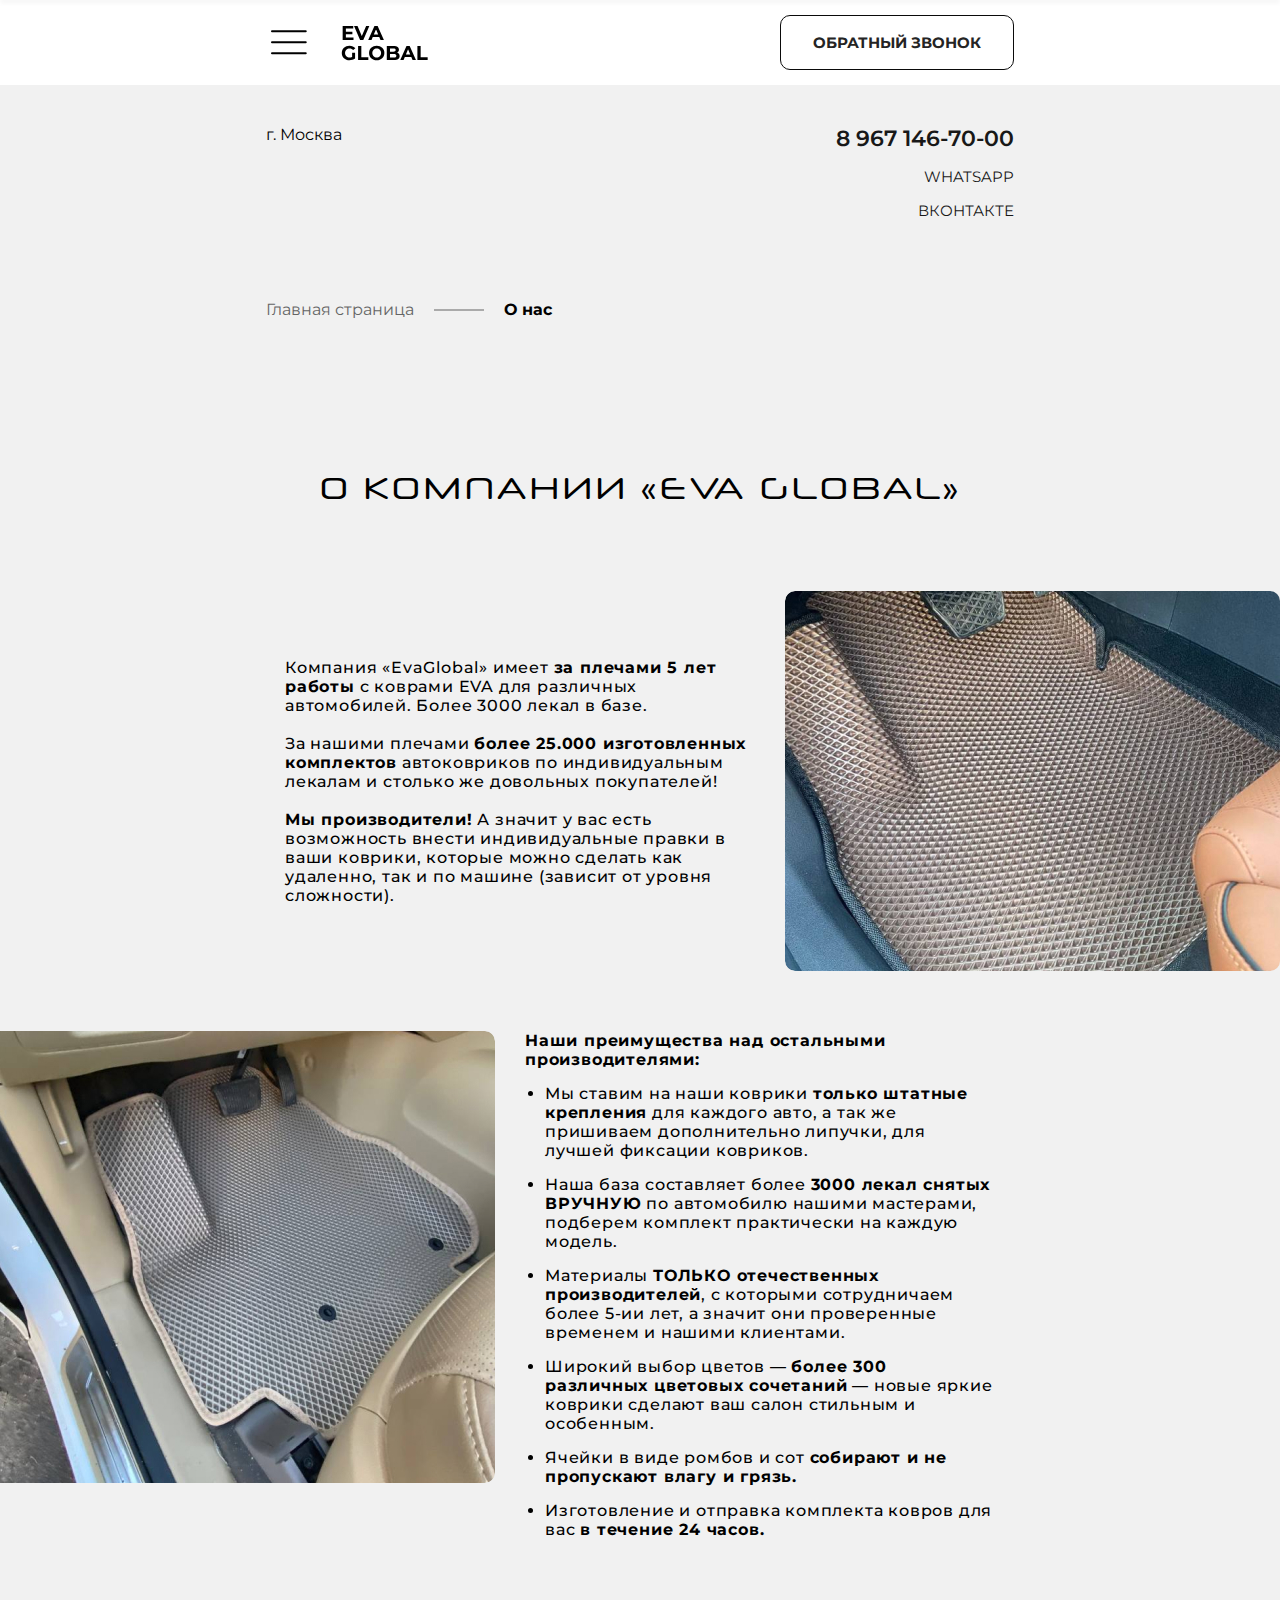
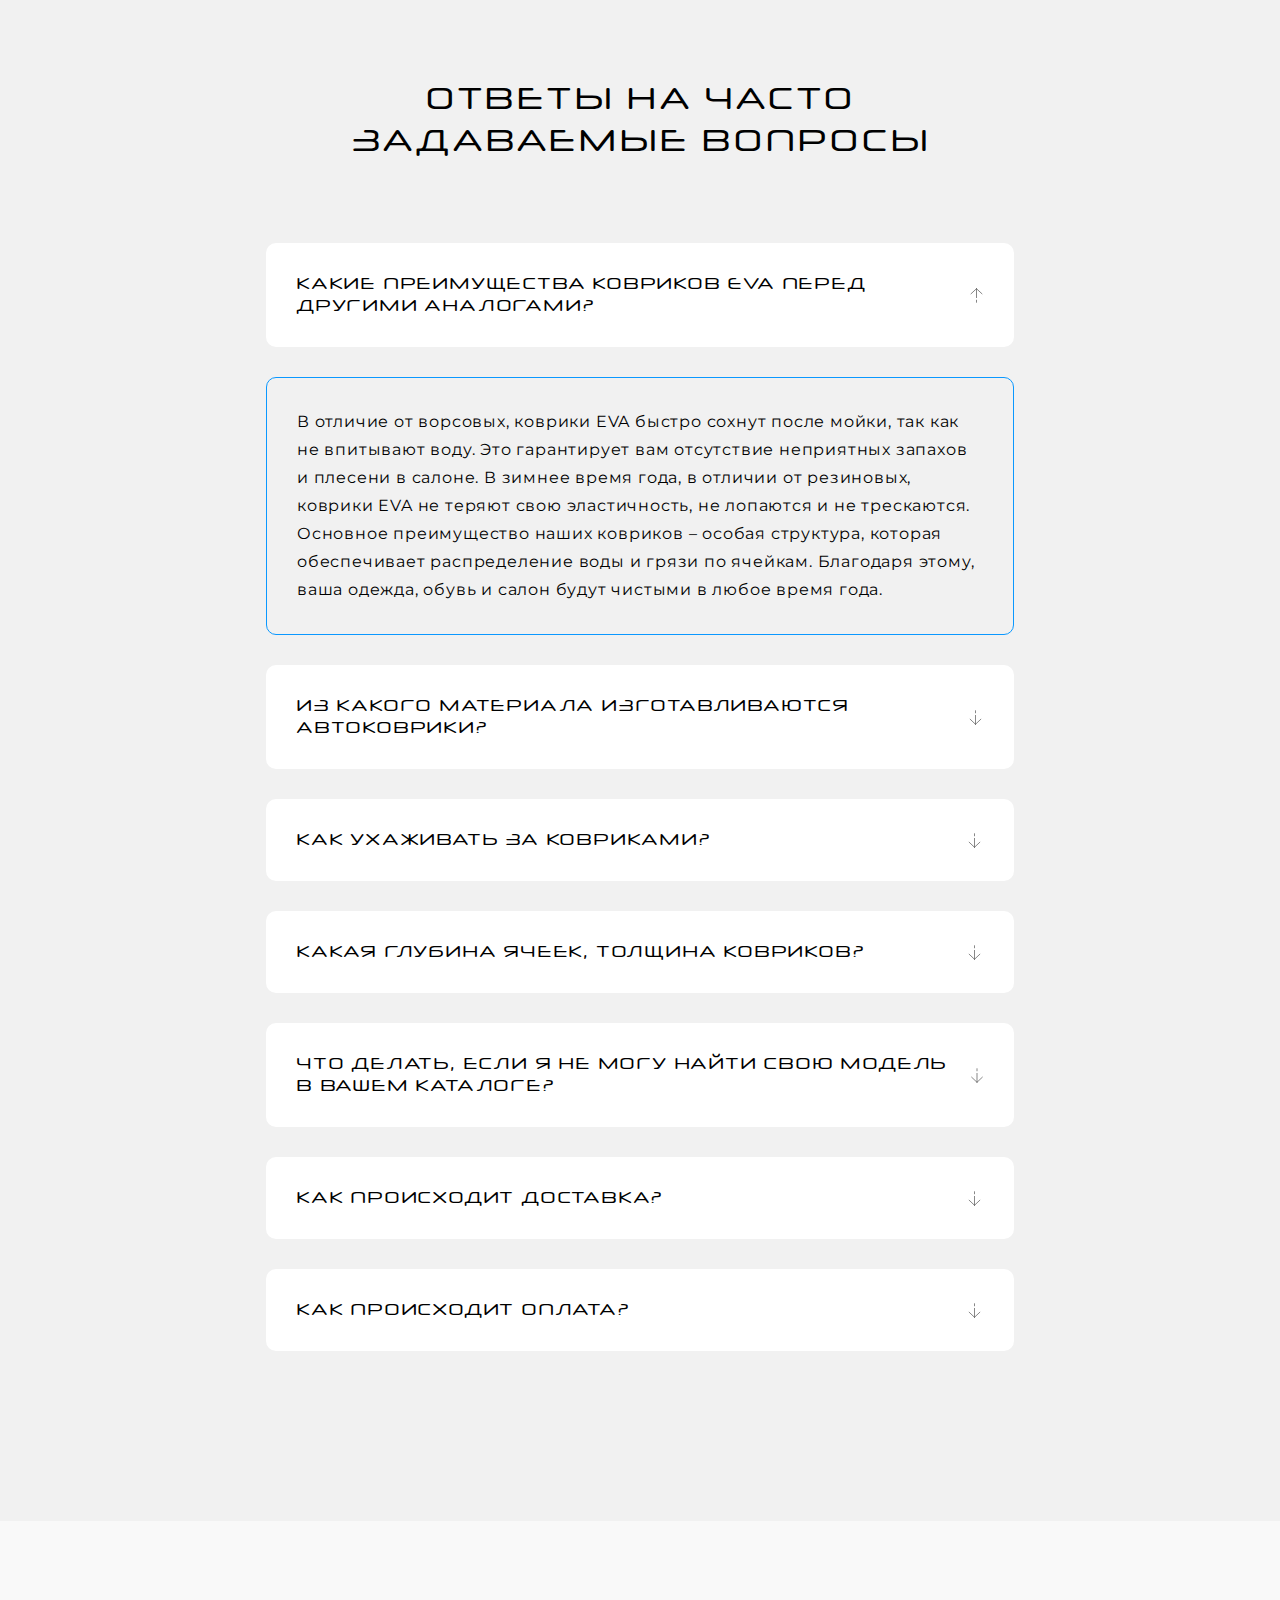
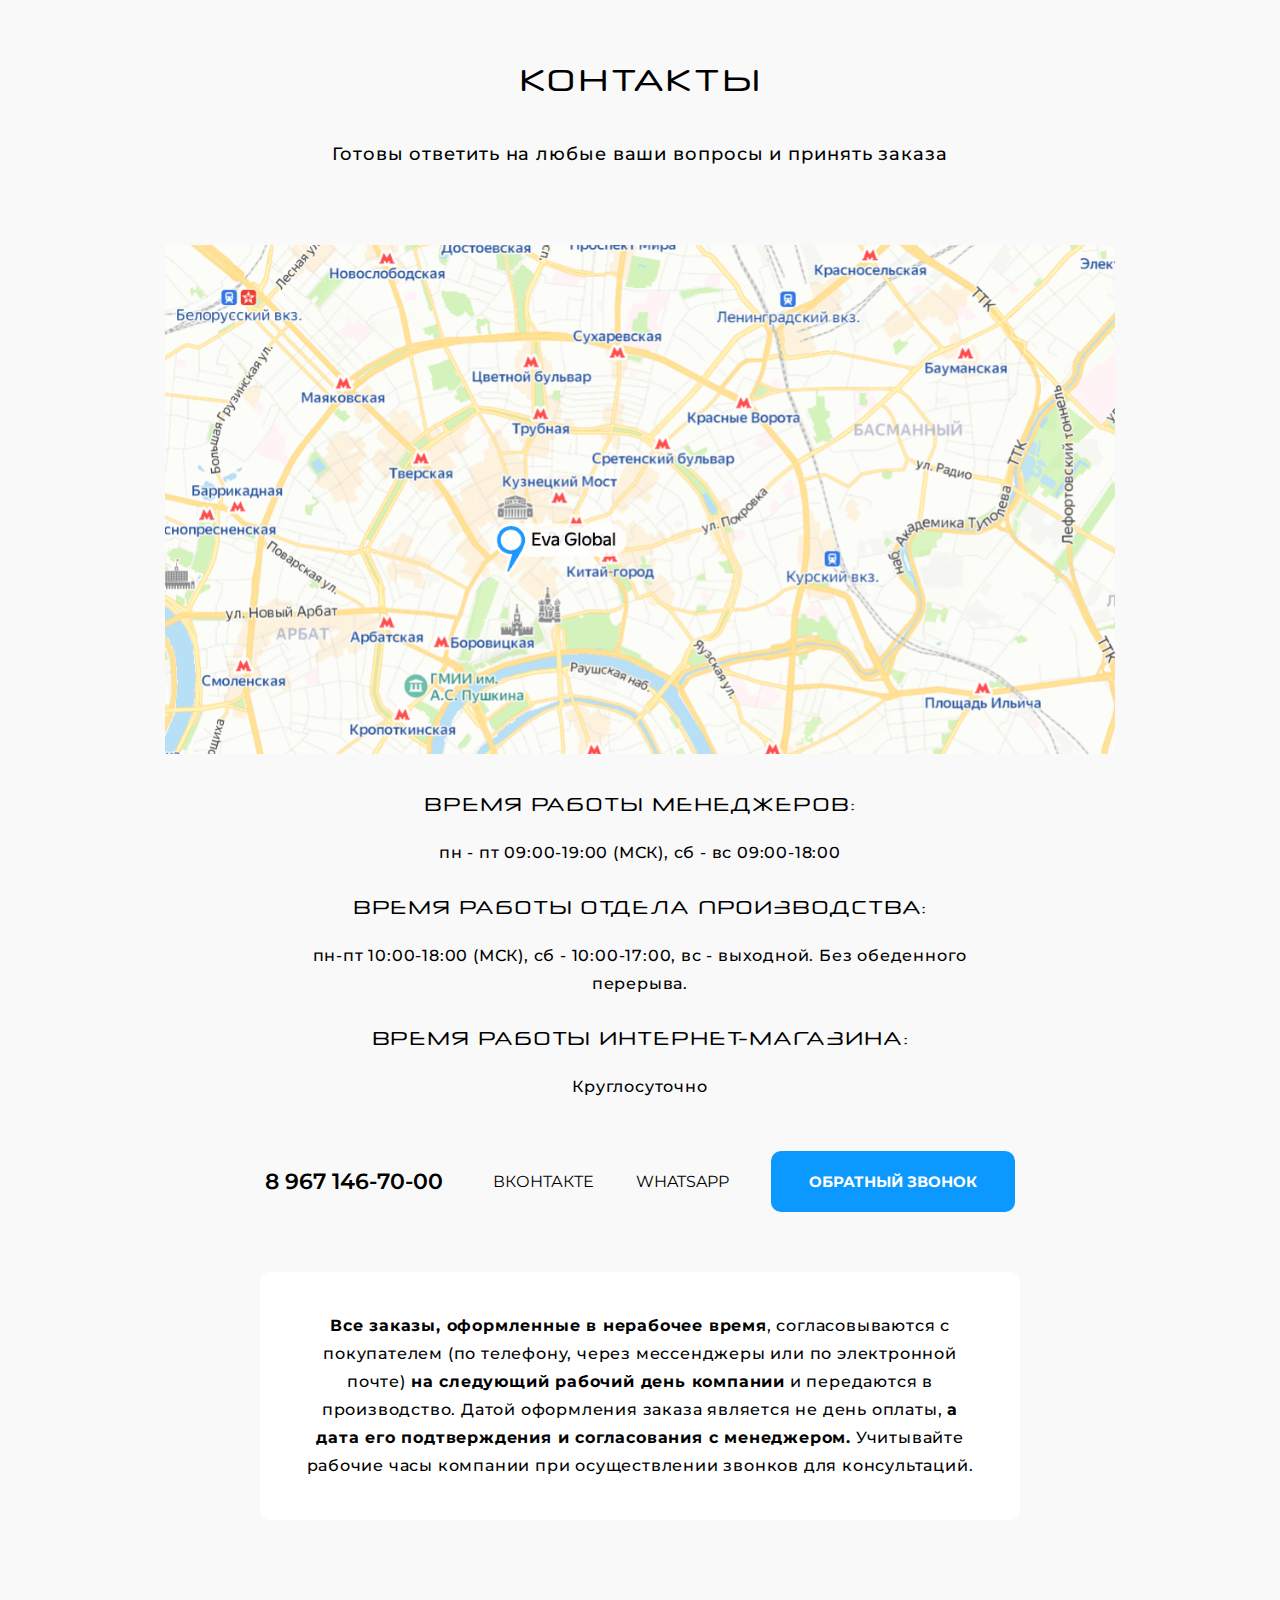
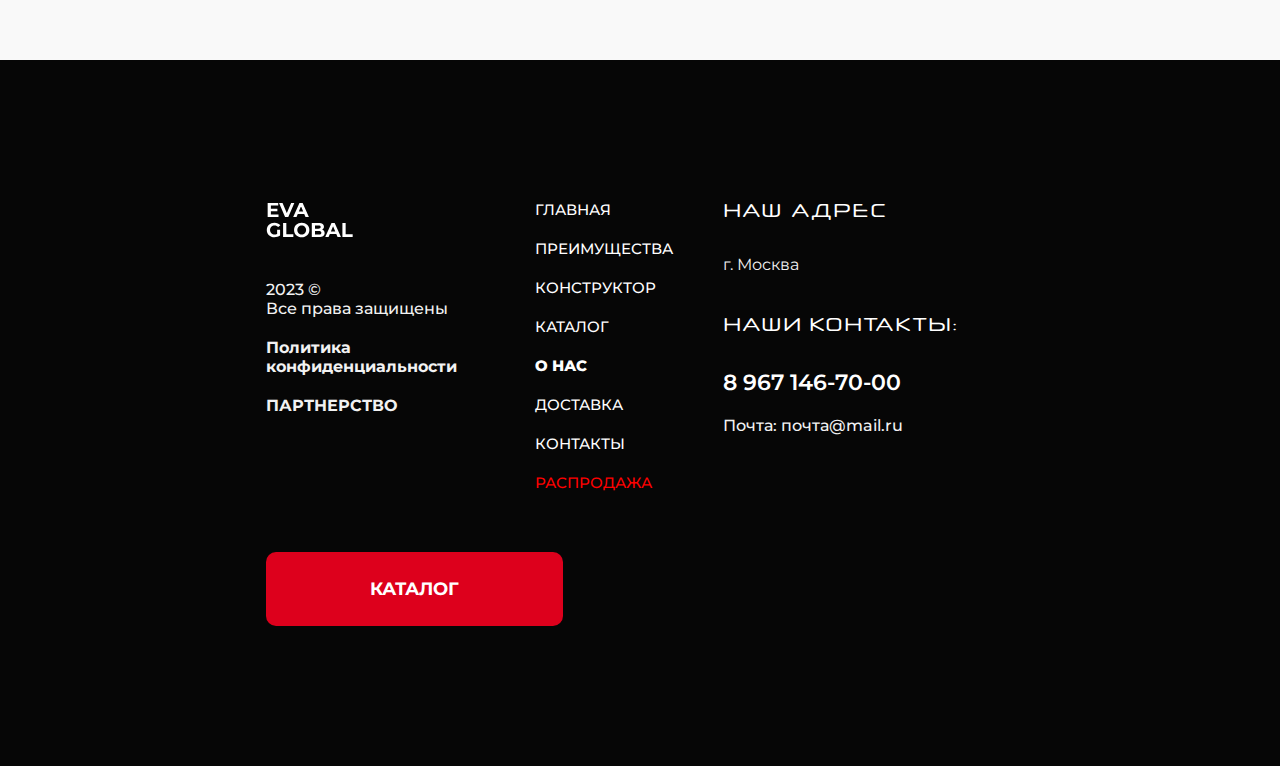
<file: about.html>
<!DOCTYPE html>
<html lang="ru">
<head>
    <meta charset="UTF-8">
    <meta name="viewport" content="width=device-width, initial-scale=1.0">
    <title>О компании «Eva Global» - Eva Global - автомобильные EVA Коврики</title>
    
    <!-- swiper-js slider  -->
    <link rel="stylesheet" href="css/swiper-bundle.min.css"/>

    <!-- main css files  -->
    <link rel="stylesheet" href="css/reset.css">
    <link rel="stylesheet" href="css/style.css">
    <link rel="stylesheet" href="css/flexibility.css">

    <!-- favicon  -->
    <link rel="shortcut icon" href="favicon-32x32.ico" type="image/x-icon">
</head>
<body>
    <!-- Мобильное меню  -->
    <div class="mobile-menu">
        <div class="mobile-menu__column mobile-menu__column_one">
            <a href="index.html" class="mobile-menu__column_one__item">главная</a>
            <a href="index.html#benefits" class="mobile-menu__column_one__item menu-item">преимущества</a>
            <a href="index.html#constructor" class="mobile-menu__column_one__item menu-item">конструктор</a>
            <a href="catalog.html" class="mobile-menu__column_one__item">каталог</a>
            <a href="about.html" class="mobile-menu__column_one__item active">о нас</a>
            <a href="index.html#delivery-payments" class="mobile-menu__column_one__item menu-item">доставка</a>
            <a href="index.html#contacts" class="mobile-menu__column_one__item menu-item">контакты</a>
            <a href="catalog.html" class="mobile-menu__column_one__item menu-item _red">распродажа</a>
        </div>
        <div class="mobile-menu__column mobile-menu__column_two">
            <a href="tel:89671467000" class="mobile-menu__column_two__tel">8 967 146-70-00</a>
            <a href="#" class="mobile-menu__column_two__link">вконтакте</a>
            <a href="#" class="mobile-menu__column_two__link">whatsapp</a>
            <a href="index.html#contacts" class="mobile-menu__column_two__more-soc menu-item">еще контакты</a>
        </div>
        <div class="mobile-menu__column mobile-menu__column_three">
            <p class="mobile-menu__column_three__city">г. Москва</p>
        </div>
    </div>
    <!-- Кнопка скролла наверх для мобилок  -->
    <button id="scrollToTopButton" class="scroll-to-top-button"><img src="img/icons/arrow-top.svg" alt="&#8593;"></button>
    <!-- Фиксированная шапка  -->
    <div class="header fixed-header">
        <div class="container">
            <nav class="header-menu">
                <div class="header-menu__logo-and-menu-block">
                    <button class="mobile__btn">
                        <img src="img/icons/menu-burger-icon.svg" alt="Меню">
                    </button>
                    <a href="index.html" class="logo__link">
                        <img src="img/logo.svg" alt="Eva Global">
                    </a>
                    <button class="header__tel-link openModal">
                        <img src="img/icons/tel-icon.svg" alt="Позвонить">
                    </button>
                </div>
                <ul class="header-menu__list _desktop">
                    <li class="header-menu__list__item"><a href="index.html">главная</a></li>
                    <li class="header-menu__list__item"><a class="menu-item" href="index.html#benefits">преимущества</a></li>
                    <li class="header-menu__list__item"><a class="menu-item" href="index.html#constructor">конструктор</a></li>
                    <li class="header-menu__list__item"><a href="catalog.html">каталог</a></li>
                    <li class="header-menu__list__item active"><a href="about.html">о нас</a></li>
                    <li class="header-menu__list__item"><a class="menu-item" href="index.html#delivery-payments">доставка</a></li>
                    <li class="header-menu__list__item _red"><a href="catalog.html">распродажа</a></li>
                </ul>
                <button class="header__btn openModal">обратный звонок</button>
            </nav>
        </div>
    </div>
    <!-- Статичная шапка  -->
    <header class="header static-header">
        <div class="container">
            <nav class="header-menu">
                <div class="header-menu__logo-and-menu-block">
                    <button class="mobile__btn">
                        <img src="img/icons/menu-burger-icon.svg" alt="Меню">
                    </button>
                    <a href="index.html" class="logo__link">
                        <img src="img/logo.svg" alt="Eva Global">
                    </a>
                    <button class="header__tel-link openModal">
                        <img src="img/icons/tel-icon.svg" alt="Позвонить">
                    </button>
                </div>
                <ul class="header-menu__list _desktop">
                    <li class="header-menu__list__item"><a href="index.html">главная</a></li>
                    <li class="header-menu__list__item"><a class="menu-item" href="index.html#benefits">преимущества</a></li>
                    <li class="header-menu__list__item"><a class="menu-item" href="index.html#constructor">конструктор</a></li>
                    <li class="header-menu__list__item"><a href="catalog.html">каталог</a></li>
                    <li class="header-menu__list__item active"><a href="about.html">о нас</a></li>
                    <li class="header-menu__list__item"><a class="menu-item" href="index.html#delivery-payments">доставка</a></li>
                    <li class="header-menu__list__item _red"><a href="catalog.html">распродажа</a></li>
                </ul>
                <button class="header__btn openModal">обратный звонок</button>
            </nav>
        </div>
    </header>
    <section class="offer-other-page">
        <div class="container">
            <div class="offer-top offer-content">
                <p class="offer-top__address offer-top__address_other">г. Москва</p>
                <div class="offer-top__contacts">
                    <a href="#" class="offer-top__contacts__social-link offer-top__contacts__social-link_other">вконтакте</a>
                    <a href="#" class="offer-top__contacts__social-link offer-top__contacts__social-link_other">whatsapp</a>
                    <a href="tel:89671467000" class="offer-top__contacts__phone-link offer-top__contacts__phone-link_other">8 967 146-70-00</a>
                    <a href="index.html#contacts" class="offer-top__contacts__more-social menu-item offer-top__contacts__more-social_other">еще контакты</a>
                </div>
            </div>
            <div class="offer-crumbs-block">
                <a href="index.html" class="offer-crumbs-block__item _mobile">
                    <img src="img/icons/home-icon.svg" alt="Главная страница">
                </a>
                <a href="index.html" class="offer-crumbs-block__item _desktop">Главная страница</a>
                <a href="about.html" class="offer-crumbs-block__item active">О нас</a>
            </div>
        </div>
    </section>
    <section class="about main">
        <div class="container _about">
            <h1 class="section__title section__title_main">о компании «Eva Global»</h1>
            <div class="about__info-block">

                <div class="about__info-block__item">
                    <p class="about__info-block__item__text">
                        Компания «EvaGlobal» имеет <strong>за плечами 5 лет работы</strong> с коврами EVA для различных автомобилей. Более 3000 лекал в базе.
                        <br><br>
                        За нашими плечами <strong>более 25.000 изготовленных комплектов</strong> автоковриков по индивидуальным лекалам и столько же довольных покупателей!
                        <br><br>
                        <strong>Мы производители!</strong> А значит у вас есть возможность внести индивидуальные правки в ваши коврики, которые можно сделать как удаленно, так и по машине (зависит от уровня сложности).
                    </p>
                    <div class="about__info-block__item__img-wrap">
                        <img src="img/about-imgs/about-info-1.jpg" alt="123">
                    </div>
                </div>

                <div class="about__info-block__item about__info-block__item_list-block">
                    <div class="about__info-block__item_list__info">
                        <p class="about__info-block__item_list__info__title">Наши преимущества над остальными производителями:</p>
                        <ul class="about__info-block__item_list-block__list">
                            <li class="about__info-block__item_list__item">Мы ставим на наши коврики <strong>только штатные крепления</strong> для каждого авто, а так же пришиваем дополнительно липучки, для лучшей фиксации ковриков.</li>
                            <li class="about__info-block__item_list__item">Наша база составляет более <strong>3000 лекал снятых ВРУЧНУЮ</strong> по автомобилю нашими мастерами, подберем комплект практически на каждую модель.</li>
                            <li class="about__info-block__item_list__item">Материалы <strong>ТОЛЬКО отечественных производителей</strong>, с которыми сотрудничаем более 5-ии лет, а значит они проверенные временем и нашими клиентами.</li>
                            <li class="about__info-block__item_list__item">Широкий выбор цветов — <strong>более 300 различных цветовых сочетаний</strong> — новые яркие коврики сделают ваш салон стильным и особенным.</li>
                            <li class="about__info-block__item_list__item">Ячейки в виде ромбов и сот <strong>собирают и не пропускают влагу и грязь.</strong></li>
                            <li class="about__info-block__item_list__item">Изготовление и отправка комплекта ковров для вас <strong>в течение 24 часов.</strong></li>
                        </ul>
                    </div>
                    
                    <div class="about__info-block__item_list-block__img-wrap">
                        <img src="img/about-imgs/about-info-2.jpg" alt="123">
                    </div>
                </div>
                
            </div>
        </div>
    </section>
    <section class="question-answer">
        <div class="container">
            <h2 class="section__title section__title_main">ответы на часто задаваемые вопросы</h2>
            <div class="accordion">

                <div class="accordion-item open">
                    <div class="accordion-header">
                        <h3>Какие преимущества ковриков EVA перед другими аналогами?</h3>
                        <div class="icon">
                            <img class="accordion-item__plus active" src="img/icons/accordeon-arrow-bottom.svg" alt="Открыть">
                            <img class="accordion-item__minus" src="img/icons/accordeon-arrow-top.svg" alt="Закрыть">
                        </div>
                    </div>
                    <div class="accordion-content">
                        <div class="accordion-content__wrap">
                            В отличие от ворсовых, коврики EVA быстро сохнут после мойки, так как не впитывают воду. Это гарантирует вам отсутствие неприятных запахов и плесени в салоне. В зимнее время года, в отличии от резиновых, коврики EVA не теряют свою эластичность, не лопаются и не трескаются. Основное преимущество наших ковриков – особая структура, которая обеспечивает распределение воды и грязи по ячейкам. Благодаря этому, ваша одежда, обувь и салон будут чистыми в любое время года.
                        </div>
                    </div>
                </div>
                
                <div class="accordion-item">
                    <div class="accordion-header">
                        <h3>Из какого материала изготавливаются автоковрики?</h3>
                        <div class="icon">
                            <img class="accordion-item__plus active" src="img/icons/accordeon-arrow-bottom.svg" alt="Открыть">
                            <img class="accordion-item__minus" src="img/icons/accordeon-arrow-top.svg" alt="Закрыть">
                        </div>
                    </div>
                    <div class="accordion-content">
                        <div class="accordion-content__wrap">
                            В отличие от ворсовых, коврики EVA быстро сохнут после мойки, так как не впитывают воду. Это гарантирует вам отсутствие неприятных запахов и плесени в салоне. В зимнее время года, в отличии от резиновых, коврики EVA не теряют свою эластичность, не лопаются и не трескаются. Основное преимущество наших ковриков – особая структура, которая обеспечивает распределение воды и грязи по ячейкам. Благодаря этому, ваша одежда, обувь и салон будут чистыми в любое время года.
                        </div>
                    </div>
                </div>

                <div class="accordion-item">
                    <div class="accordion-header">
                        <h3>Как ухаживать за ковриками?</h3>
                        <div class="icon">
                            <img class="accordion-item__plus active" src="img/icons/accordeon-arrow-bottom.svg" alt="Открыть">
                            <img class="accordion-item__minus" src="img/icons/accordeon-arrow-top.svg" alt="Закрыть">
                        </div>
                    </div>
                    <div class="accordion-content">
                        <div class="accordion-content__wrap">
                            В отличие от ворсовых, коврики EVA быстро сохнут после мойки, так как не впитывают воду. Это гарантирует вам отсутствие неприятных запахов и плесени в салоне. В зимнее время года, в отличии от резиновых, коврики EVA не теряют свою эластичность, не лопаются и не трескаются. Основное преимущество наших ковриков – особая структура, которая обеспечивает распределение воды и грязи по ячейкам. Благодаря этому, ваша одежда, обувь и салон будут чистыми в любое время года.
                        </div>
                    </div>
                </div>

                <div class="accordion-item">
                    <div class="accordion-header">
                        <h3>Какая глубина ячеек, толщина ковриков?</h3>
                        <div class="icon">
                            <img class="accordion-item__plus active" src="img/icons/accordeon-arrow-bottom.svg" alt="Открыть">
                            <img class="accordion-item__minus" src="img/icons/accordeon-arrow-top.svg" alt="Закрыть">
                        </div>
                    </div>
                    <div class="accordion-content">
                        <div class="accordion-content__wrap">
                            В отличие от ворсовых, коврики EVA быстро сохнут после мойки, так как не впитывают воду. Это гарантирует вам отсутствие неприятных запахов и плесени в салоне. В зимнее время года, в отличии от резиновых, коврики EVA не теряют свою эластичность, не лопаются и не трескаются. Основное преимущество наших ковриков – особая структура, которая обеспечивает распределение воды и грязи по ячейкам. Благодаря этому, ваша одежда, обувь и салон будут чистыми в любое время года.
                        </div>
                    </div>
                </div>
                
                <div class="accordion-item">
                    <div class="accordion-header">
                        <h3>Что делать, если я не могу найти свою модель в вашем каталоге?</h3>
                        <div class="icon">
                            <img class="accordion-item__plus active" src="img/icons/accordeon-arrow-bottom.svg" alt="Открыть">
                            <img class="accordion-item__minus" src="img/icons/accordeon-arrow-top.svg" alt="Закрыть">
                        </div>
                    </div>
                    <div class="accordion-content">
                        <div class="accordion-content__wrap">
                            В отличие от ворсовых, коврики EVA быстро сохнут после мойки, так как не впитывают воду. Это гарантирует вам отсутствие неприятных запахов и плесени в салоне. В зимнее время года, в отличии от резиновых, коврики EVA не теряют свою эластичность, не лопаются и не трескаются. Основное преимущество наших ковриков – особая структура, которая обеспечивает распределение воды и грязи по ячейкам. Благодаря этому, ваша одежда, обувь и салон будут чистыми в любое время года.
                        </div>
                    </div>
                </div>

                <div class="accordion-item">
                    <div class="accordion-header">
                        <h3>Как происходит доставка?</h3>
                        <div class="icon">
                            <img class="accordion-item__plus active" src="img/icons/accordeon-arrow-bottom.svg" alt="Открыть">
                            <img class="accordion-item__minus" src="img/icons/accordeon-arrow-top.svg" alt="Закрыть">
                        </div>
                    </div>
                    <div class="accordion-content">
                        <div class="accordion-content__wrap">
                            В отличие от ворсовых, коврики EVA быстро сохнут после мойки, так как не впитывают воду. Это гарантирует вам отсутствие неприятных запахов и плесени в салоне. В зимнее время года, в отличии от резиновых, коврики EVA не теряют свою эластичность, не лопаются и не трескаются. Основное преимущество наших ковриков – особая структура, которая обеспечивает распределение воды и грязи по ячейкам. Благодаря этому, ваша одежда, обувь и салон будут чистыми в любое время года.
                        </div>
                    </div>
                </div>

                <div class="accordion-item">
                    <div class="accordion-header">
                        <h3>Как происходит оплата?</h3>
                        <div class="icon">
                            <img class="accordion-item__plus active" src="img/icons/accordeon-arrow-bottom.svg" alt="Открыть">
                            <img class="accordion-item__minus" src="img/icons/accordeon-arrow-top.svg" alt="Закрыть">
                        </div>
                    </div>
                    <div class="accordion-content">
                        <div class="accordion-content__wrap">
                            В отличие от ворсовых, коврики EVA быстро сохнут после мойки, так как не впитывают воду. Это гарантирует вам отсутствие неприятных запахов и плесени в салоне. В зимнее время года, в отличии от резиновых, коврики EVA не теряют свою эластичность, не лопаются и не трескаются. Основное преимущество наших ковриков – особая структура, которая обеспечивает распределение воды и грязи по ячейкам. Благодаря этому, ваша одежда, обувь и салон будут чистыми в любое время года.
                        </div>
                    </div>
                </div>

                
                
            </div>
        </div>
    </section>







    <section id="contacts" class="contacts _white">
        <div class="container-second">
            <h2 class="section__title">контакты</h2>
            <p class="section__text">Готовы ответить на любые ваши вопросы и принять заказа</p>
            <div class="contacts__wrap">
                <div class="contacts__wrap__map">
                    <div id="yamap"></div>
                </div>
                <div class="contacts__wrap__info">
                    <div class="contacts__wrap__info__item">
                        <h3 class="contacts__wrap__info__item__title">Время работы менеджеров:</h3>
                        <p class="contacts__wrap__info__item__text">пн - пт 09:00-19:00 (МСК), сб - вс 09:00-18:00</p>
                    </div>
                    <div class="contacts__wrap__info__item">
                        <h3 class="contacts__wrap__info__item__title">Время работы отдела производства:</h3>
                        <p class="contacts__wrap__info__item__text">пн-пт 10:00-18:00 (МСК), сб - 10:00-17:00, вс - выходной. Без обеденного перерыва.</p>
                    </div>
                    <div class="contacts__wrap__info__item">
                        <h3 class="contacts__wrap__info__item__title">Время работы интернет-магазина:</h3>
                        <p class="contacts__wrap__info__item__text">Круглосуточно</p>
                    </div>
                    <div class="contacts__wrap__info__social">
                        <a href="tel:89671467000" class="contacts__wrap__info__social__tel">8 967 146-70-00</a>
                        <div class="contacts__wrap__info__social__messengers">
                            <a href="#" class="contacts__wrap__info__social__messengers__link">вконтакте</a>
                            <a href="#" class="contacts__wrap__info__social__messengers__link">whatsapp</a>
                            <button class="btn-blue contacts__wrap__info__social__messengers__btn openModal">обратный звонок</button>
                        </div>
                    </div>

                </div>
            </div>
        </div>
        <div class="container-second _mobilee">
            <div class="contacts__hint-block">
                <p class="contacts__hint-block__text">
                    <strong>Все заказы, оформленные в нерабочее время</strong>, согласовываются с покупателем (по телефону, через мессенджеры или по электронной почте) <strong>на следующий рабочий день компании</strong> и передаются в производство. Датой оформления заказа является не день оплаты, <strong>а дата его подтверждения и согласования с менеджером.</strong> Учитывайте рабочие часы компании при осуществлении звонков для консультаций.
                </p>
            </div>
        </div>
    </section>
    <footer class="footer">
        <div class="container">
            <div class="footer__wrap">

                <div class="footer__wrap__column footer__wrap__column_company-links">
                    <a href="index.html" class="footer__logo-link">
                        <img src="img/logo-white.svg" alt="EVA GLOBAL">
                    </a>
                    <p class="footer__policy-text">2023 ©<br>Все права защищены</p>
                    <a href="policy.html" target="_blank" class="footer__policy-link footer-link-hover">Политика конфиденциальности</a>
                    <a href="partnership.html" target="_blank" class="footer__partnership-link footer-link-hover">партнерство</a>
                </div>

                <div class="footer__wrap__column footer__wrap__column_navigation">
                    <a href="index.html" class="footer__wrap__column_navigation__item footer-link-hover">главная</a>
                    <a href="index.html#benefits" class="menu-item footer__wrap__column_navigation__item footer-link-hover">преимущества</a>
                    <a href="index.html#constructor" class="menu-item footer__wrap__column_navigation__item footer-link-hover">конструктор</a>
                    <a href="catalog.html" class="footer__wrap__column_navigation__item footer-link-hover">каталог</a>
                    <a href="about.html" class="footer__wrap__column_navigation__item footer-link-hover active">о нас</a>
                    <a href="index.html#delivery-payments" class="menu-item footer__wrap__column_navigation__item footer-link-hover">доставка</a>
                    <a href="index.html#contacts" class="menu-item footer__wrap__column_navigation__item footer-link-hover">контакты</a>
                    <a href="catalog.html" class="footer__wrap__column_navigation__item _red footer-link-hover">распродажа</a>
                </div>

                <div class="footer__wrap__column footer__wrap__column_company-info">
                    <div class="footer__wrap__column_company-info__block">
                        <h4 class="footer__wrap__column_company-info__title">наш адрес</h4>
                        <p class="footer__wrap__column_company-info__text">г. Москва</p>
                    </div>
                    <div class="footer__wrap__column_company-info__block">
                        <h4 class="footer__wrap__column_company-info__title">наши контакты:</h4>
                        <a href="tel:89671467000" class="footer__wrap__column_company-info__block__tel footer-link-hover">8 967 146-70-00</a>
                        <a href="mailto:test@gmail.com" class="footer__wrap__column_company-info__block__mail footer-link-hover">Почта: почта@mail.ru</a>
                    </div>
                </div>

                <div class="footer__wrap__column footer__wrap__column_btn">
                    <a href="catalog.html" class="btn-red">каталог</a>
                </div>

            </div>
        </div>
    </footer>

    <!-- Модальное окно обратного зовнка -->
    <div id="modal" class="modal">
        <div class="modal-content">
            <span id="modalCloseBtn" class="modal-close"><img src="img/icons/modal-close-icon.svg" alt="X"></span>
            <h2 class="section__title section__title_modal">закажите обратный звонок</h2>
            <form action="#" class="modal-content__container">
                <div class="modal__input__wrap">
                    <span class="modal__input__wrap__number num-ellipse">1</span>
                    <input class="modal__input" type="text" name="user_name" placeholder="Ваше имя">
                </div>
                <div class="modal__input__wrap">
                    <span class="modal__input__wrap__number num-ellipse">2</span>
                    <input class="modal__input" type="tel" name="user_phone" placeholder="Номер телефона">
                </div>
                <button type="submit" class="btn-red modal__btn">отправить</button>
                <p class="modal__policy-text">Соглашаюсь на обработку персональных данных</p>
            </form>
            
        </div>
    </div>

    


    

    
    <script src="js/swiper-bundle.min.js"></script>
    <script src="js/fslightbox.js"></script>
    <script src="js/main.js"></script>
</body>
</html>
</file>
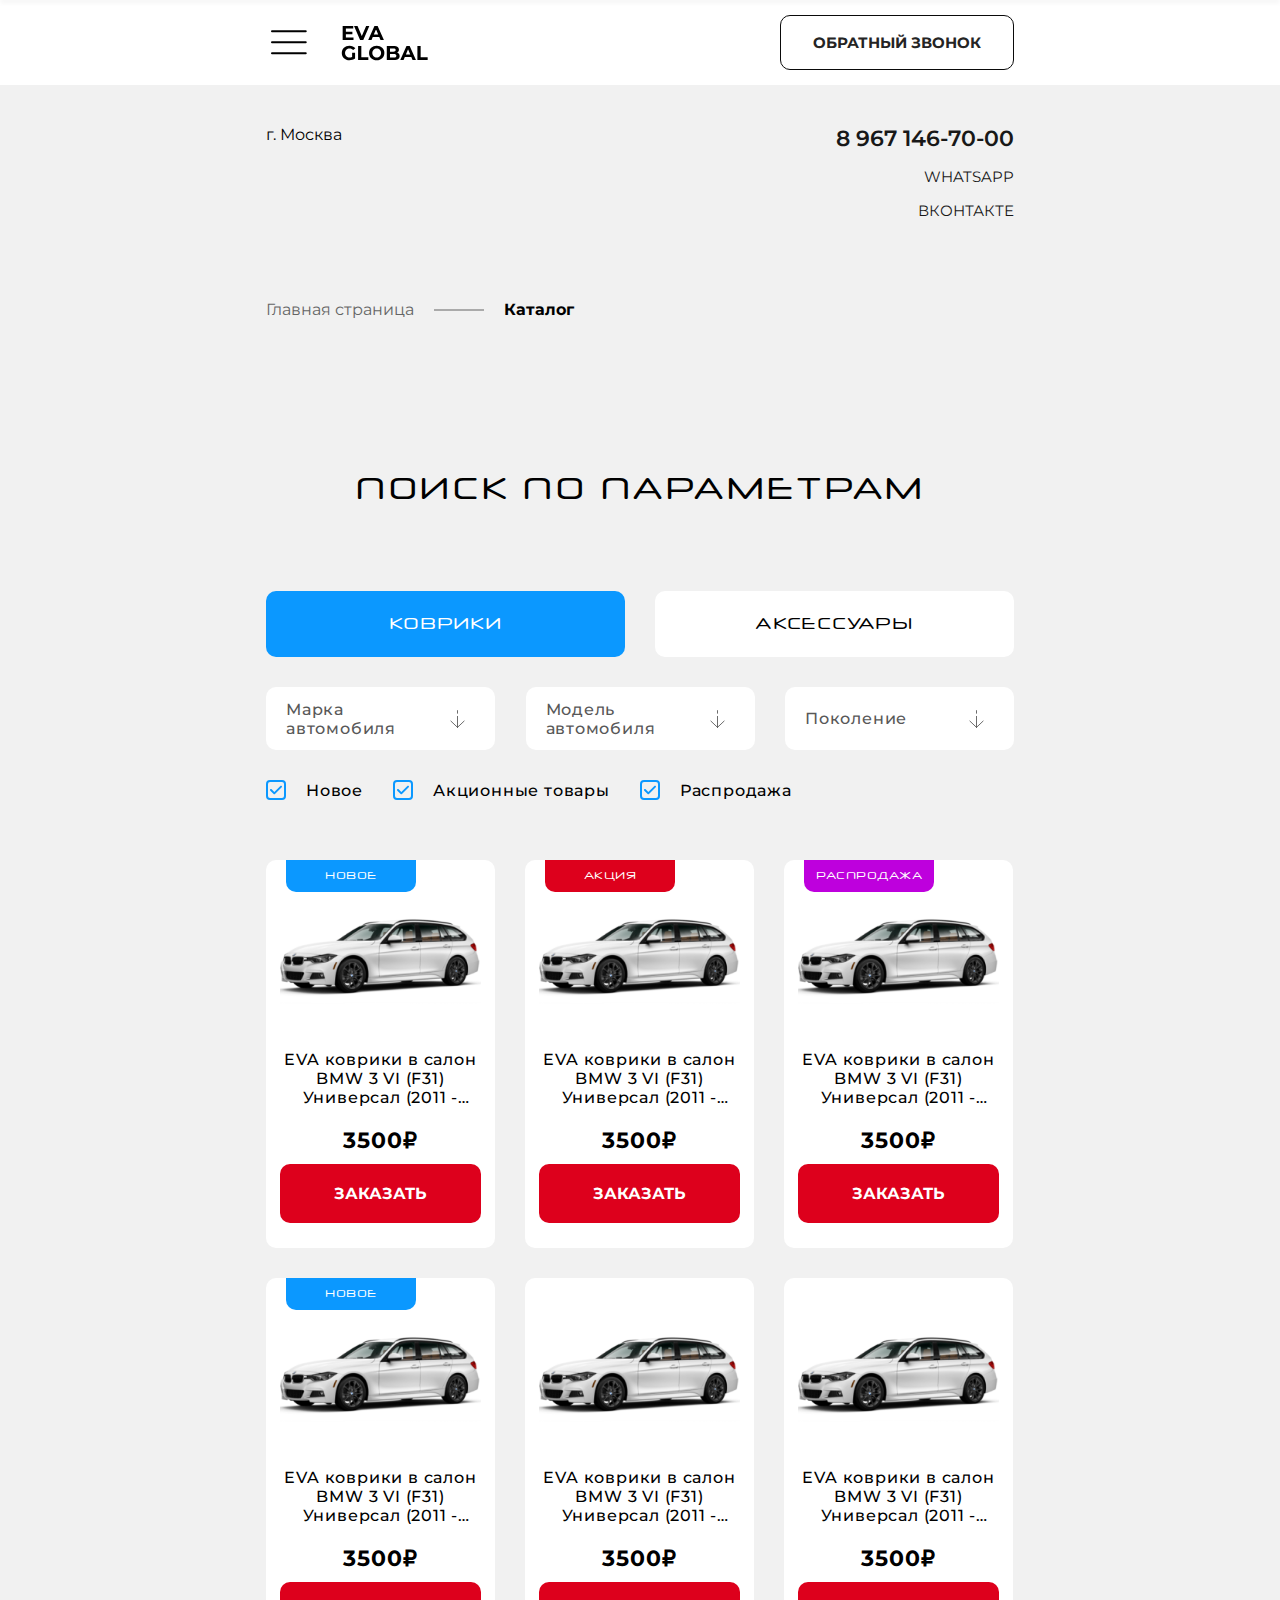
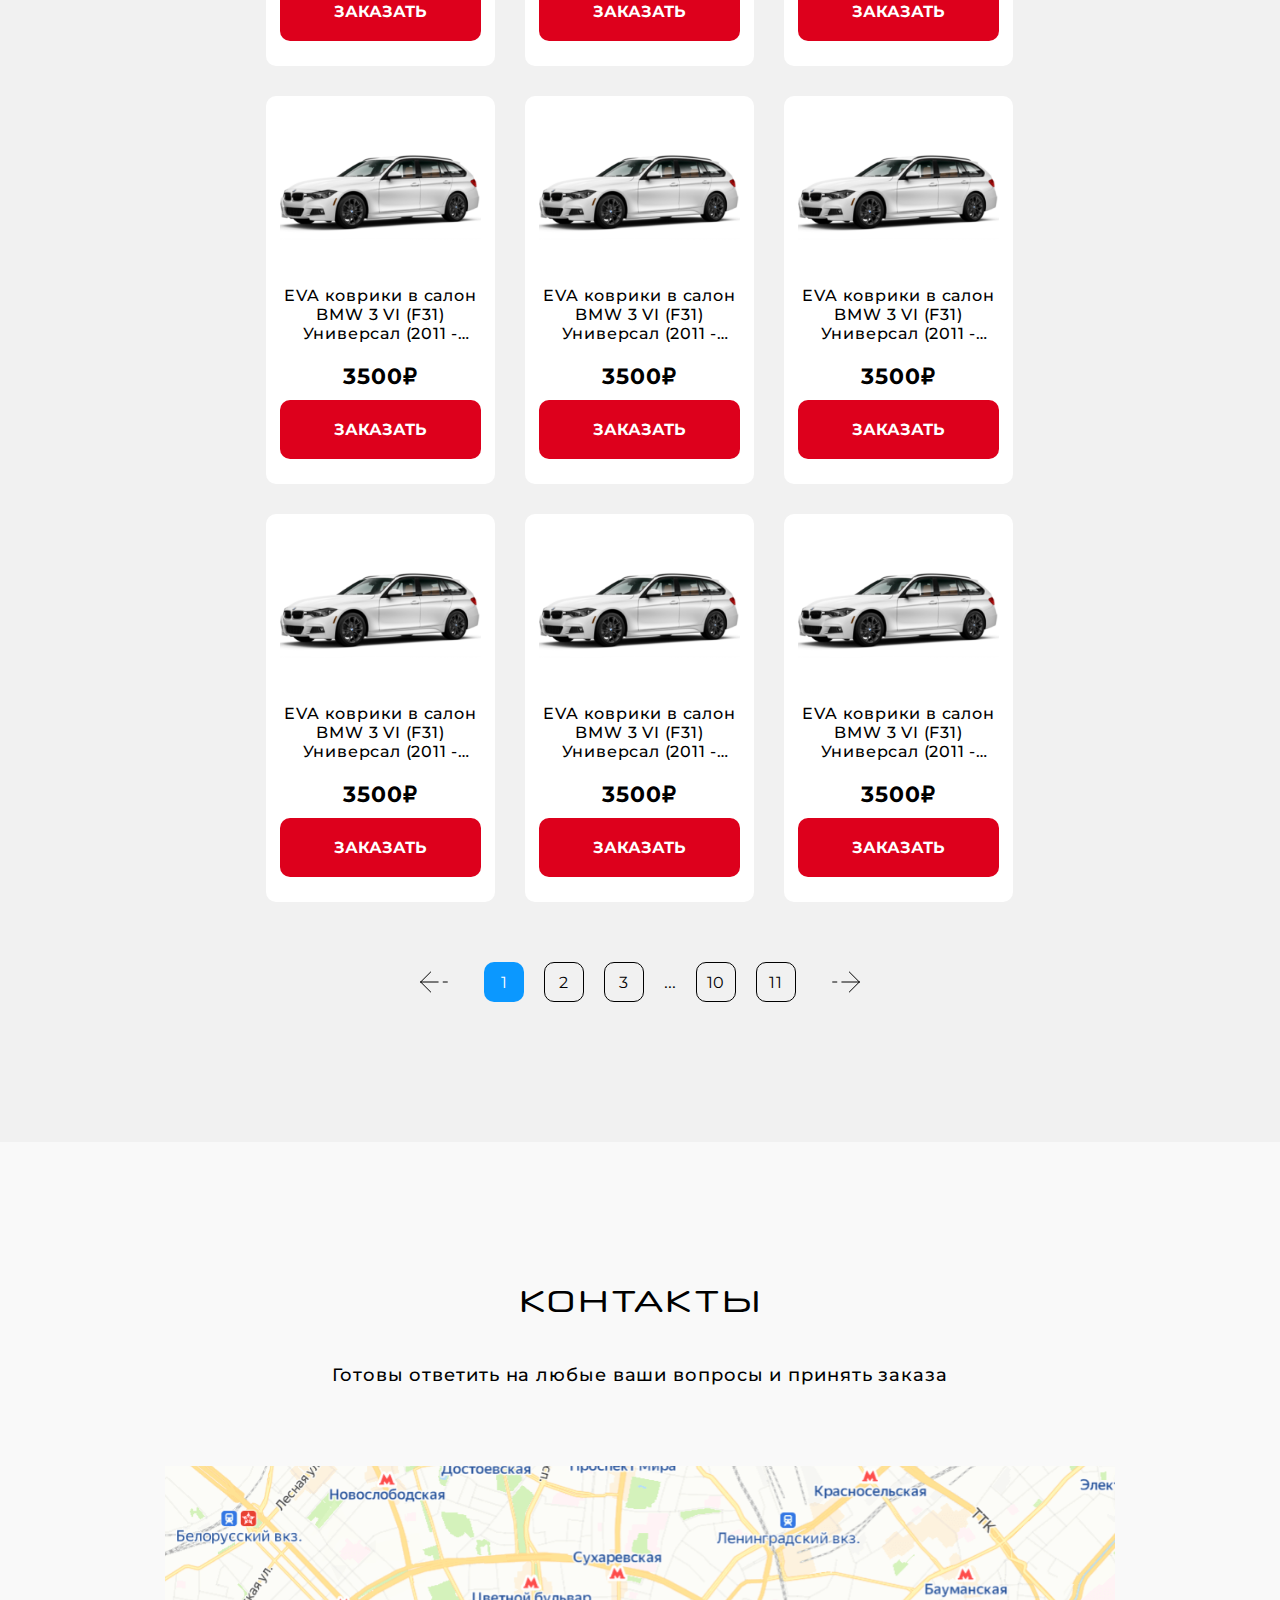
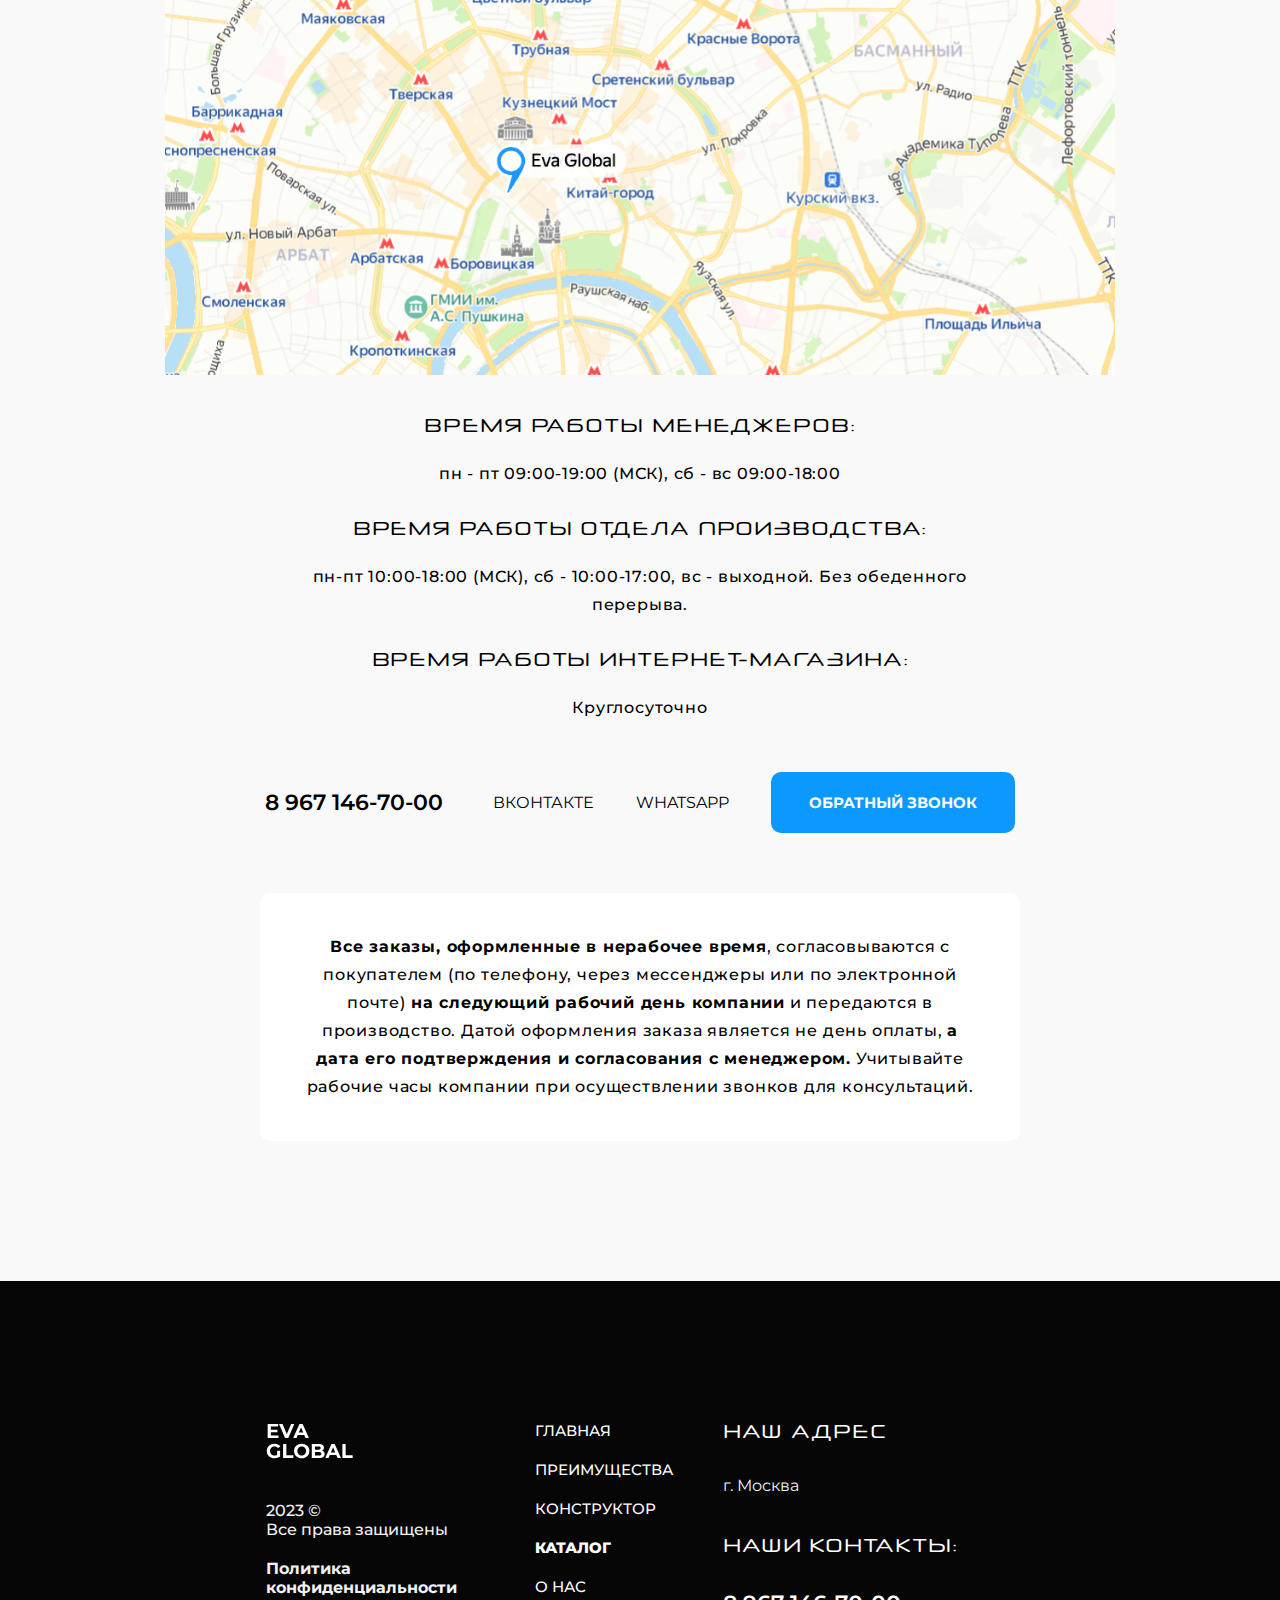
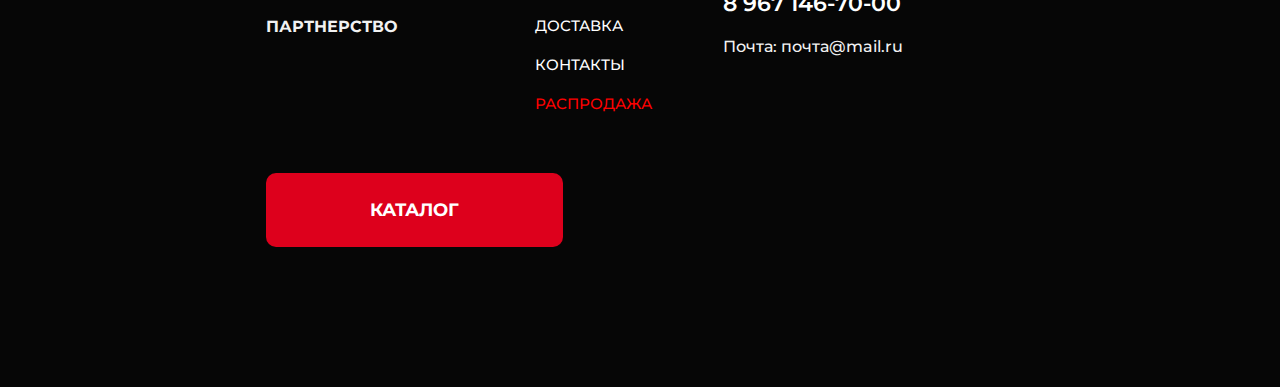
<file: catalog.html>
<!DOCTYPE html>
<html lang="ru">
<head>
    <meta charset="UTF-8">
    <meta name="viewport" content="width=device-width, initial-scale=1.0">
    <title>Каталог Eva Global - автомобильные EVA Коврики</title>
    
    <!-- swiper-js slider  -->
    <link rel="stylesheet" href="css/swiper-bundle.min.css"/>

    <!-- main css files  -->
    <link rel="stylesheet" href="css/reset.css">
    <link rel="stylesheet" href="css/style.css">
    <link rel="stylesheet" href="css/flexibility.css">

    <!-- favicon  -->
    <link rel="shortcut icon" href="favicon-32x32.ico" type="image/x-icon">
</head>
<body>
    <!-- Мобильное меню  -->
    <div class="mobile-menu">
        <div class="mobile-menu__column mobile-menu__column_one">
            <a href="index.html" class="mobile-menu__column_one__item">главная</a>
            <a href="index.html#benefits" class="mobile-menu__column_one__item menu-item">преимущества</a>
            <a href="index.html#constructor" class="mobile-menu__column_one__item menu-item">конструктор</a>
            <a href="catalog.html" class="mobile-menu__column_one__item active">каталог</a>
            <a href="about.html" class="mobile-menu__column_one__item">о нас</a>
            <a href="index.html#delivery-payments" class="mobile-menu__column_one__item menu-item">доставка</a>
            <a href="index.html#contacts" class="mobile-menu__column_one__item menu-item">контакты</a>
            <a href="catalog.html" class="mobile-menu__column_one__item menu-item _red">распродажа</a>
        </div>
        <div class="mobile-menu__column mobile-menu__column_two">
            <a href="tel:89671467000" class="mobile-menu__column_two__tel">8 967 146-70-00</a>
            <a href="#" class="mobile-menu__column_two__link">вконтакте</a>
            <a href="#" class="mobile-menu__column_two__link">whatsapp</a>
            <a href="index.html#contacts" class="mobile-menu__column_two__more-soc menu-item">еще контакты</a>
        </div>
        <div class="mobile-menu__column mobile-menu__column_three">
            <p class="mobile-menu__column_three__city">г. Москва</p>
        </div>
    </div>
    <!-- Кнопка скролла наверх для мобилок  -->
    <button id="scrollToTopButton" class="scroll-to-top-button"><img src="img/icons/arrow-top.svg" alt="&#8593;"></button>
    <!-- Фиксированная шапка  -->
    <div class="header fixed-header">
        <div class="container">
            <nav class="header-menu">
                <div class="header-menu__logo-and-menu-block">
                    <button class="mobile__btn">
                        <img src="img/icons/menu-burger-icon.svg" alt="Меню">
                    </button>
                    <a href="index.html" class="logo__link">
                        <img src="img/logo.svg" alt="Eva Global">
                    </a>
                    <button class="header__tel-link openModal">
                        <img src="img/icons/tel-icon.svg" alt="Позвонить">
                    </button>
                </div>
                <ul class="header-menu__list _desktop">
                    <li class="header-menu__list__item"><a href="index.html">главная</a></li>
                    <li class="header-menu__list__item"><a class="menu-item" href="index.html#benefits">преимущества</a></li>
                    <li class="header-menu__list__item"><a class="menu-item" href="index.html#constructor">конструктор</a></li>
                    <li class="header-menu__list__item active"><a href="catalog.html">каталог</a></li>
                    <li class="header-menu__list__item"><a href="about.html">о нас</a></li>
                    <li class="header-menu__list__item"><a class="menu-item" href="index.html#delivery-payments">доставка</a></li>
                    <li class="header-menu__list__item _red"><a href="catalog.html">распродажа</a></li>
                </ul>
                <button class="header__btn openModal">обратный звонок</button>
            </nav>
        </div>
    </div>
    <!-- Статичная шапка  -->
    <header class="header static-header">
        <div class="container">
            <nav class="header-menu">
                <div class="header-menu__logo-and-menu-block">
                    <button class="mobile__btn">
                        <img src="img/icons/menu-burger-icon.svg" alt="Меню">
                    </button>
                    <a href="index.html" class="logo__link">
                        <img src="img/logo.svg" alt="Eva Global">
                    </a>
                    <button class="header__tel-link openModal">
                        <img src="img/icons/tel-icon.svg" alt="Позвонить">
                    </button>
                </div>
                <ul class="header-menu__list _desktop">
                    <li class="header-menu__list__item"><a href="index.html">главная</a></li>
                    <li class="header-menu__list__item"><a class="menu-item" href="index.html#benefits">преимущества</a></li>
                    <li class="header-menu__list__item"><a class="menu-item" href="index.html#constructor">конструктор</a></li>
                    <li class="header-menu__list__item active"><a href="catalog.html">каталог</a></li>
                    <li class="header-menu__list__item"><a href="about.html">о нас</a></li>
                    <li class="header-menu__list__item"><a class="menu-item" href="index.html#delivery-payments">доставка</a></li>
                    <li class="header-menu__list__item _red"><a href="catalog.html">распродажа</a></li>
                </ul>
                <button class="header__btn openModal">обратный звонок</button>
            </nav>
        </div>
    </header>


    <section class="offer-other-page">
        <div class="container">
            <div class="offer-top offer-content">
                <p class="offer-top__address offer-top__address_other">г. Москва</p>
                <div class="offer-top__contacts">
                    <a href="#" class="offer-top__contacts__social-link offer-top__contacts__social-link_other">вконтакте</a>
                    <a href="#" class="offer-top__contacts__social-link offer-top__contacts__social-link_other">whatsapp</a>
                    <a href="tel:89671467000" class="offer-top__contacts__phone-link offer-top__contacts__phone-link_other">8 967 146-70-00</a>
                    <a href="index.html#contacts" class="offer-top__contacts__more-social menu-item offer-top__contacts__more-social_other">еще контакты</a>
                </div>
            </div>
            <div class="offer-crumbs-block">
                <a href="index.html" class="offer-crumbs-block__item _mobile">
                    <img src="img/icons/home-icon.svg" alt="Главная страница">
                </a>
                <a href="index.html" class="offer-crumbs-block__item _desktop">Главная страница</a>
                <a href="catalog.html" class="offer-crumbs-block__item active">Каталог</a>
            </div>
        </div>
    </section>
    <section class="catalog main">
        <div class="container">
            <h1 class="section__title section__title_main">поиск по параметрам</h1>
            <div class="catalog-wrap">
                <div class="catalog__parameters__wrap">
                    <div class="catalog__parameters__tabs tabs">
                        <div class="catalog__parameters__tabs__tab tab-button active" data-tab="catalogСarpetTab">коврики</div>
                        <div class="catalog__parameters__tabs__tab tab-button" data-tab="catalogAccessoriesTab">аксессуары</div>
                    </div>
                </div>

                <!-- Коврики  -->
                <div id="catalogСarpetTab" class="catalog-wrap__body tab-content active">
                    <div id="carForm" class="catalog__parameters">
                        <div class="catalog__parameters__selects">
                            <div class="catalog__parameters__selects__item">
                                <div class="custom-select custom-select_catalog car-mark-select" data-input-name="car_mark">
                                    <div class="select-selected select-selected_catalog">Марка автомобиля</div>
                                    <div class="select-items select-hide">
                                        <div class="select-items__item _catalog" data-value="car_mark1" data-label="Опция 1">Опция 1</div>
                                        <div class="select-items__item _catalog" data-value="car_mark2" data-label="Опция 2">Опция 2</div>
                                        <div class="select-items__item _catalog" data-value="car_mark3" data-label="Опция 3">Опция 3</div>
                                        <div class="select-items__item _catalog" data-value="car_mark4" data-label="Опция 4">Опция 4</div>
                                        <div class="select-items__item _catalog" data-value="car_mark5" data-label="Опция 5">Опция 5</div>
                                        <div class="select-items__item _catalog" data-value="car_mark6" data-label="Опция 6">Опция 6</div>
                                        <div class="select-items__item _catalog" data-value="car_mark7" data-label="Опция 7">Опция 7</div>
                                        <div class="select-items__item _catalog" data-value="car_mark8" data-label="Опция 8">Опция 8</div>
                                        <div class="select-items__item _catalog" data-value="car_mark9" data-label="Опция 9">Опция 9</div>
                                    </div>
                                </div>
                                <input type="hidden" name="car_mark" value="">
                            </div>
    
                            <div class="catalog__parameters__selects__item">
                                <div class="custom-select custom-select_catalog car-model-select" data-input-name="car_model">
                                    <div class="select-selected select-selected_catalog">Модель автомобиля</div>
                                    <div class="select-items select-hide">
                                        <div class="select-items__item _catalog" data-value="car_model1" data-label="Опция 1">Опция 1</div>
                                        <div class="select-items__item _catalog" data-value="car_model2" data-label="Опция 2">Опция 2</div>
                                        <div class="select-items__item _catalog" data-value="car_model3" data-label="Опция 3">Опция 3</div>
                                        <div class="select-items__item _catalog" data-value="car_model4" data-label="Опция 4">Опция 4</div>
                                        <div class="select-items__item _catalog" data-value="car_model5" data-label="Опция 5">Опция 5</div>
                                        <div class="select-items__item _catalog" data-value="car_model6" data-label="Опция 6">Опция 6</div>
                                        <div class="select-items__item _catalog" data-value="car_model7" data-label="Опция 7">Опция 7</div>
                                        <div class="select-items__item _catalog" data-value="car_model8" data-label="Опция 8">Опция 8</div>
                                        <div class="select-items__item _catalog" data-value="car_model9" data-label="Опция 9">Опция 9</div>
                                    </div>
                                </div>
                                <input type="hidden" name="car_model" value="">
                            </div>
    
                            <div class="catalog__parameters__selects__item">
                                <div class="custom-select custom-select_catalog car-generation-select" data-input-name="car_generation">
                                    <div class="select-selected select-selected_catalog">Поколение</div>
                                    <div class="select-items select-hide">
                                        <div class="select-items__item _catalog" data-value="car_generation1" data-label="Опция 1">Опция 1</div>
                                        <div class="select-items__item _catalog" data-value="car_generation2" data-label="Опция 2">Опция 2</div>
                                        <div class="select-items__item _catalog" data-value="car_generation3" data-label="Опция 3">Опция 3</div>
                                        <div class="select-items__item _catalog" data-value="car_generation4" data-label="Опция 4">Опция 4</div>
                                        <div class="select-items__item _catalog" data-value="car_generation5" data-label="Опция 5">Опция 5</div>
                                        <div class="select-items__item _catalog" data-value="car_generation6" data-label="Опция 6">Опция 6</div>
                                        <div class="select-items__item _catalog" data-value="car_generation7" data-label="Опция 7">Опция 7</div>
                                        <div class="select-items__item _catalog" data-value="car_generation8" data-label="Опция 8">Опция 8</div>
                                        <div class="select-items__item _catalog" data-value="car_generation9" data-label="Опция 9">Опция 9</div>
                                    </div>
                                </div>
                                <input type="hidden" name="car_generation" value="">
                            </div>
                        </div>
    
                        <div class="catalog__parameters__categoryes">
                            <label class="catalog__parameters__categoryes__item" for="newProducts">
                                <input class="radio" type="checkbox" id="newProducts" name="newProducts" checked>
                                <span class="custom-checkbox"></span>
                                <span class="catalog__parameters__categoryes__item__label" >Новое</span>
                            </label>
    
                            <label class="catalog__parameters__categoryes__item" for="stockProducts">
                                <input class="radio" type="checkbox" id="stockProducts" name="stockProducts" checked>
                                <span class="custom-checkbox"></span>
                                <span class="catalog__parameters__categoryes__item__label">Акционные товары</span>
                            </label>
    
                            <label class="catalog__parameters__categoryes__item" for="saleProducts">
                                <input class="radio" type="checkbox" id="saleProducts" name="saleProducts" checked>
                                <span class="custom-checkbox"></span>
                                <span class="catalog__parameters__categoryes__item__label">Распродажа</span>
                            </label>
                        </div>                
                    </div>
    
                    <div id="catalogСarpet" class="catalog__products">
                        <!-- <p class="catalog__products__not-found">Товаров по заданным параметрам не найдено.</p> -->
    
                        <div class="catalog__products__item">
                            <span class="catalog__products__item__category _new">новое</span>
                            <a href="product-carpet.html" class="catalog__products__item__img">
                                <img src="img/products-img/1.png" alt="123">
                            </a>
                            <h3 class="catalog__products__item__title">EVA коврики в салон BMW 3 VI (F31) Универсал (2011 - 2019)</h3>
                            <p class="catalog__products__item__price-tag">3500₽</p>
                            <a href="product-carpet.html" class="catalog__products__item__btn btn-red">заказать</a>
                        </div>
    
                        <div class="catalog__products__item">
                            <span class="catalog__products__item__category _stock">акция</span>
                            <a href="product-carpet.html" class="catalog__products__item__img">
                                <img src="img/products-img/1.png" alt="123">
                            </a>
                            <h3 class="catalog__products__item__title">EVA коврики в салон BMW 3 VI (F31) Универсал (2011 - 2019)</h3>
                            <p class="catalog__products__item__price-tag">3500₽</p>
                            <a href="product-carpet.html" class="catalog__products__item__btn btn-red">заказать</a>
                        </div>
    
                        <div class="catalog__products__item">
                            <span class="catalog__products__item__category _sale">распродажа</span>
                            <a href="product-carpet.html" class="catalog__products__item__img">
                                <img src="img/products-img/1.png" alt="123">
                            </a>
                            <h3 class="catalog__products__item__title">EVA коврики в салон BMW 3 VI (F31) Универсал (2011 - 2019)</h3>
                            <p class="catalog__products__item__price-tag">3500₽</p>
                            <a href="product-carpet.html" class="catalog__products__item__btn btn-red">заказать</a>
                        </div>
    
                        <div class="catalog__products__item">
                            <span class="catalog__products__item__category _new">новое</span>
                            <a href="product-carpet.html" class="catalog__products__item__img">
                                <img src="img/products-img/1.png" alt="123">
                            </a>
                            <h3 class="catalog__products__item__title">EVA коврики в салон BMW 3 VI (F31) Универсал (2011 - 2019)</h3>
                            <p class="catalog__products__item__price-tag">3500₽</p>
                            <a href="product-carpet.html" class="catalog__products__item__btn btn-red">заказать</a>
                        </div>
    
                        <div class="catalog__products__item">
                            <a href="product-carpet.html" class="catalog__products__item__img">
                                <img src="img/products-img/1.png" alt="123">
                            </a>
                            <h3 class="catalog__products__item__title">EVA коврики в салон BMW 3 VI (F31) Универсал (2011 - 2019)</h3>
                            <p class="catalog__products__item__price-tag">3500₽</p>
                            <a href="product-carpet.html" class="catalog__products__item__btn btn-red">заказать</a>
                        </div>
    
                        <div class="catalog__products__item">
                            <a href="product-carpet.html" class="catalog__products__item__img">
                                <img src="img/products-img/1.png" alt="123">
                            </a>
                            <h3 class="catalog__products__item__title">EVA коврики в салон BMW 3 VI (F31) Универсал (2011 - 2019)</h3>
                            <p class="catalog__products__item__price-tag">3500₽</p>
                            <a href="product-carpet.html" class="catalog__products__item__btn btn-red">заказать</a>
                        </div>
    
                        <div class="catalog__products__item">
                            <a href="product-carpet.html" class="catalog__products__item__img">
                                <img src="img/products-img/1.png" alt="123">
                            </a>
                            <h3 class="catalog__products__item__title">EVA коврики в салон BMW 3 VI (F31) Универсал (2011 - 2019)</h3>
                            <p class="catalog__products__item__price-tag">3500₽</p>
                            <a href="product-carpet.html" class="catalog__products__item__btn btn-red">заказать</a>
                        </div>
    
                        <div class="catalog__products__item">
                            <a href="product-carpet.html" class="catalog__products__item__img">
                                <img src="img/products-img/1.png" alt="123">
                            </a>
                            <h3 class="catalog__products__item__title">EVA коврики в салон BMW 3 VI (F31) Универсал (2011 - 2019)</h3>
                            <p class="catalog__products__item__price-tag">3500₽</p>
                            <a href="product-carpet.html" class="catalog__products__item__btn btn-red">заказать</a>
                        </div>
    
                        <div class="catalog__products__item">
                            <a href="product-carpet.html" class="catalog__products__item__img">
                                <img src="img/products-img/1.png" alt="123">
                            </a>
                            <h3 class="catalog__products__item__title">EVA коврики в салон BMW 3 VI (F31) Универсал (2011 - 2019)</h3>
                            <p class="catalog__products__item__price-tag">3500₽</p>
                            <a href="product-carpet.html" class="catalog__products__item__btn btn-red">заказать</a>
                        </div>
    
                        <div class="catalog__products__item">
                            <a href="product-carpet.html" class="catalog__products__item__img">
                                <img src="img/products-img/1.png" alt="123">
                            </a>
                            <h3 class="catalog__products__item__title">EVA коврики в салон BMW 3 VI (F31) Универсал (2011 - 2019)</h3>
                            <p class="catalog__products__item__price-tag">3500₽</p>
                            <a href="product-carpet.html" class="catalog__products__item__btn btn-red">заказать</a>
                        </div>
    
                        <div class="catalog__products__item">
                            <a href="product-carpet.html" class="catalog__products__item__img">
                                <img src="img/products-img/1.png" alt="123">
                            </a>
                            <h3 class="catalog__products__item__title">EVA коврики в салон BMW 3 VI (F31) Универсал (2011 - 2019)</h3>
                            <p class="catalog__products__item__price-tag">3500₽</p>
                            <a href="product-carpet.html" class="catalog__products__item__btn btn-red">заказать</a>
                        </div>
    
                        <div class="catalog__products__item">
                            <a href="product-carpet.html" class="catalog__products__item__img">
                                <img src="img/products-img/1.png" alt="123">
                            </a>
                            <h3 class="catalog__products__item__title">EVA коврики в салон BMW 3 VI (F31) Универсал (2011 - 2019)</h3>
                            <p class="catalog__products__item__price-tag">3500₽</p>
                            <a href="product-carpet.html" class="catalog__products__item__btn btn-red">заказать</a>
                        </div>
    
                    </div>
    
                    <div class="catalog__pagination">
                        <a href="#" class="pagination-btn catalog__pagination__prev-btn"><img src="img/icons/pagination-arrow-left.svg" alt="Назад"></a>
                        <div class="catalog__pagination__links">
                            <a href="#" class="catalog__pagination__links__item active">1</a>
                            <a href="#" class="catalog__pagination__links__item">2</a>
                            <a href="#" class="catalog__pagination__links__item">3</a>
                            <span>...</span>
                            <a href="#" class="catalog__pagination__links__item">10</a>
                            <a href="#" class="catalog__pagination__links__item">11</a>
                        </div>
                        <a href="#" class="pagination-btn catalog__pagination__next-btn"><img src="img/icons/pagination-arrow-right.svg" alt="Вперед"></a>
                    </div>
                </div>

                <!-- Аксессуары  -->
                <div id="catalogAccessoriesTab" class="catalog-wrap__body tab-content">
                    <div class="catalog__parameters">
                        <div class="catalog__parameters__categoryes">
                            <label class="catalog__parameters__categoryes__item" for="newProductsAccessories">
                                <input class="radio" type="checkbox" id="newProductsAccessories" name="newProductsAccessories" checked>
                                <span class="custom-checkbox"></span>
                                <span class="catalog__parameters__categoryes__item__label" >Новое</span>
                            </label>
    
                            <label class="catalog__parameters__categoryes__item" for="stockProductsAccessories">
                                <input class="radio" type="checkbox" id="stockProductsAccessories" name="stockProductsAccessories" checked>
                                <span class="custom-checkbox"></span>
                                <span class="catalog__parameters__categoryes__item__label">Акционные товары</span>
                            </label>
                        </div>                
                    </div>
    
                    <div id="catalogAccessories" class="catalog__products">
                        <!-- <p class="catalog__products__not-found">Товаров по заданным параметрам не найдено.</p> -->
    
                        <div class="catalog__products__item">
                            <!-- <span class="catalog__products__item__category _new">новое</span> -->
                            <a href="product-cover.html" class="catalog__products__item__img">
                                <img src="img/additional-accessories-img/additional-accessories-img-seat-cover.jpg" alt="123">
                            </a>
                            <h3 class="catalog__products__item__title">Велюровая накидка на сиднение</h3>
                            <p class="catalog__products__item__price-tag">3500₽</p>
                            <a href="product-cover.html" class="catalog__products__item__btn btn-red">заказать</a>
                        </div>
    
                        <div class="catalog__products__item">
                            <!-- <span class="catalog__products__item__category _new">новое</span> -->
                            <a href="product-organizer.html" class="catalog__products__item__img">
                                <img src="img/additional-accessories-img/additional-accessories-img-organaizer.jpg" alt="123">
                            </a>
                            <h3 class="catalog__products__item__title">Сумка-органайзер в багажник </h3>
                            <p class="catalog__products__item__price-tag">3500₽</p>
                            <a href="product-organizer.html" class="catalog__products__item__btn btn-red">заказать</a>
                        </div>
    
                    </div>
    
                    <!-- <div class="catalog__pagination">
                        <a href="#" class="pagination-btn catalog__pagination__prev-btn"><img src="img/icons/pagination-arrow-left.svg" alt="Назад"></a>
                        <div class="catalog__pagination__links">
                            <a href="#" class="catalog__pagination__links__item active">1</a>
                            <a href="#" class="catalog__pagination__links__item">2</a>
                            <a href="#" class="catalog__pagination__links__item">3</a>
                            <span>...</span>
                            <a href="#" class="catalog__pagination__links__item">10</a>
                            <a href="#" class="catalog__pagination__links__item">11</a>
                        </div>
                        <a href="#" class="pagination-btn catalog__pagination__next-btn"><img src="img/icons/pagination-arrow-right.svg" alt="Вперед"></a>
                    </div> -->
                </div>

            </div>
        </div>
    </section>






    <section id="contacts" class="contacts _white">
        <div class="container-second">
            <h2 class="section__title">контакты</h2>
            <p class="section__text">Готовы ответить на любые ваши вопросы и принять заказа</p>
            <div class="contacts__wrap">
                <div class="contacts__wrap__map">
                    <div id="yamap"></div>
                </div>
                <div class="contacts__wrap__info">
                    <div class="contacts__wrap__info__item">
                        <h3 class="contacts__wrap__info__item__title">Время работы менеджеров:</h3>
                        <p class="contacts__wrap__info__item__text">пн - пт 09:00-19:00 (МСК), сб - вс 09:00-18:00</p>
                    </div>
                    <div class="contacts__wrap__info__item">
                        <h3 class="contacts__wrap__info__item__title">Время работы отдела производства:</h3>
                        <p class="contacts__wrap__info__item__text">пн-пт 10:00-18:00 (МСК), сб - 10:00-17:00, вс - выходной. Без обеденного перерыва.</p>
                    </div>
                    <div class="contacts__wrap__info__item">
                        <h3 class="contacts__wrap__info__item__title">Время работы интернет-магазина:</h3>
                        <p class="contacts__wrap__info__item__text">Круглосуточно</p>
                    </div>
                    <div class="contacts__wrap__info__social">
                        <a href="tel:89671467000" class="contacts__wrap__info__social__tel">8 967 146-70-00</a>
                        <div class="contacts__wrap__info__social__messengers">
                            <a href="#" class="contacts__wrap__info__social__messengers__link">вконтакте</a>
                            <a href="#" class="contacts__wrap__info__social__messengers__link">whatsapp</a>
                            <button class="btn-blue contacts__wrap__info__social__messengers__btn openModal">обратный звонок</button>
                        </div>
                    </div>

                </div>
            </div>
        </div>
        <div class="container-second _mobilee">
            <div class="contacts__hint-block">
                <p class="contacts__hint-block__text">
                    <strong>Все заказы, оформленные в нерабочее время</strong>, согласовываются с покупателем (по телефону, через мессенджеры или по электронной почте) <strong>на следующий рабочий день компании</strong> и передаются в производство. Датой оформления заказа является не день оплаты, <strong>а дата его подтверждения и согласования с менеджером.</strong> Учитывайте рабочие часы компании при осуществлении звонков для консультаций.
                </p>
            </div>
        </div>
    </section>
    <footer class="footer">
        <div class="container">
            <div class="footer__wrap">

                <div class="footer__wrap__column footer__wrap__column_company-links">
                    <a href="index.html" class="footer__logo-link">
                        <img src="img/logo-white.svg" alt="EVA GLOBAL">
                    </a>
                    <p class="footer__policy-text">2023 ©<br>Все права защищены</p>
                    <a href="policy.html" target="_blank" class="footer__policy-link footer-link-hover">Политика конфиденциальности</a>
                    <a href="partnership.html" target="_blank" class="footer__partnership-link footer-link-hover">партнерство</a>
                </div>

                <div class="footer__wrap__column footer__wrap__column_navigation">
                    <a href="index.html" class="footer__wrap__column_navigation__item footer-link-hover">главная</a>
                    <a href="index.html#benefits" class="menu-item footer__wrap__column_navigation__item footer-link-hover">преимущества</a>
                    <a href="index.html#constructor" class="menu-item footer__wrap__column_navigation__item footer-link-hover">конструктор</a>
                    <a href="catalog.html" class="footer__wrap__column_navigation__item footer-link-hover active">каталог</a>
                    <a href="about.html" class="footer__wrap__column_navigation__item footer-link-hover">о нас</a>
                    <a href="index.html#delivery-payments" class="menu-item footer__wrap__column_navigation__item footer-link-hover">доставка</a>
                    <a href="index.html#contacts" class="menu-item footer__wrap__column_navigation__item footer-link-hover">контакты</a>
                    <a href="catalog.html" class="footer__wrap__column_navigation__item _red footer-link-hover">распродажа</a>
                </div>

                <div class="footer__wrap__column footer__wrap__column_company-info">
                    <div class="footer__wrap__column_company-info__block">
                        <h4 class="footer__wrap__column_company-info__title">наш адрес</h4>
                        <p class="footer__wrap__column_company-info__text">г. Москва</p>
                    </div>
                    <div class="footer__wrap__column_company-info__block">
                        <h4 class="footer__wrap__column_company-info__title">наши контакты:</h4>
                        <a href="tel:89671467000" class="footer__wrap__column_company-info__block__tel footer-link-hover">8 967 146-70-00</a>
                        <a href="mailto:test@gmail.com" class="footer__wrap__column_company-info__block__mail footer-link-hover">Почта: почта@mail.ru</a>
                    </div>
                </div>

                <div class="footer__wrap__column footer__wrap__column_btn">
                    <a href="catalog.html" class="btn-red">каталог</a>
                </div>

            </div>
        </div>
    </footer>

    <!-- Модальное окно обратного зовнка -->
    <div id="modal" class="modal">
        <div class="modal-content">
            <span id="modalCloseBtn" class="modal-close"><img src="img/icons/modal-close-icon.svg" alt="X"></span>
            <h2 class="section__title section__title_modal">закажите обратный звонок</h2>
            <form action="#" class="modal-content__container">
                <div class="modal__input__wrap">
                    <span class="modal__input__wrap__number num-ellipse">1</span>
                    <input class="modal__input" type="text" name="user_name" placeholder="Ваше имя">
                </div>
                <div class="modal__input__wrap">
                    <span class="modal__input__wrap__number num-ellipse">2</span>
                    <input class="modal__input" type="tel" name="user_phone" placeholder="Номер телефона">
                </div>
                <button type="submit" class="btn-red modal__btn">отправить</button>
                <p class="modal__policy-text">Соглашаюсь на обработку персональных данных</p>
            </form>
            
        </div>
    </div>

    


    

    
    <script src="js/swiper-bundle.min.js"></script>
    <script src="js/fslightbox.js"></script>
    <script src="js/main.js"></script>
</body>
</html>
</file>
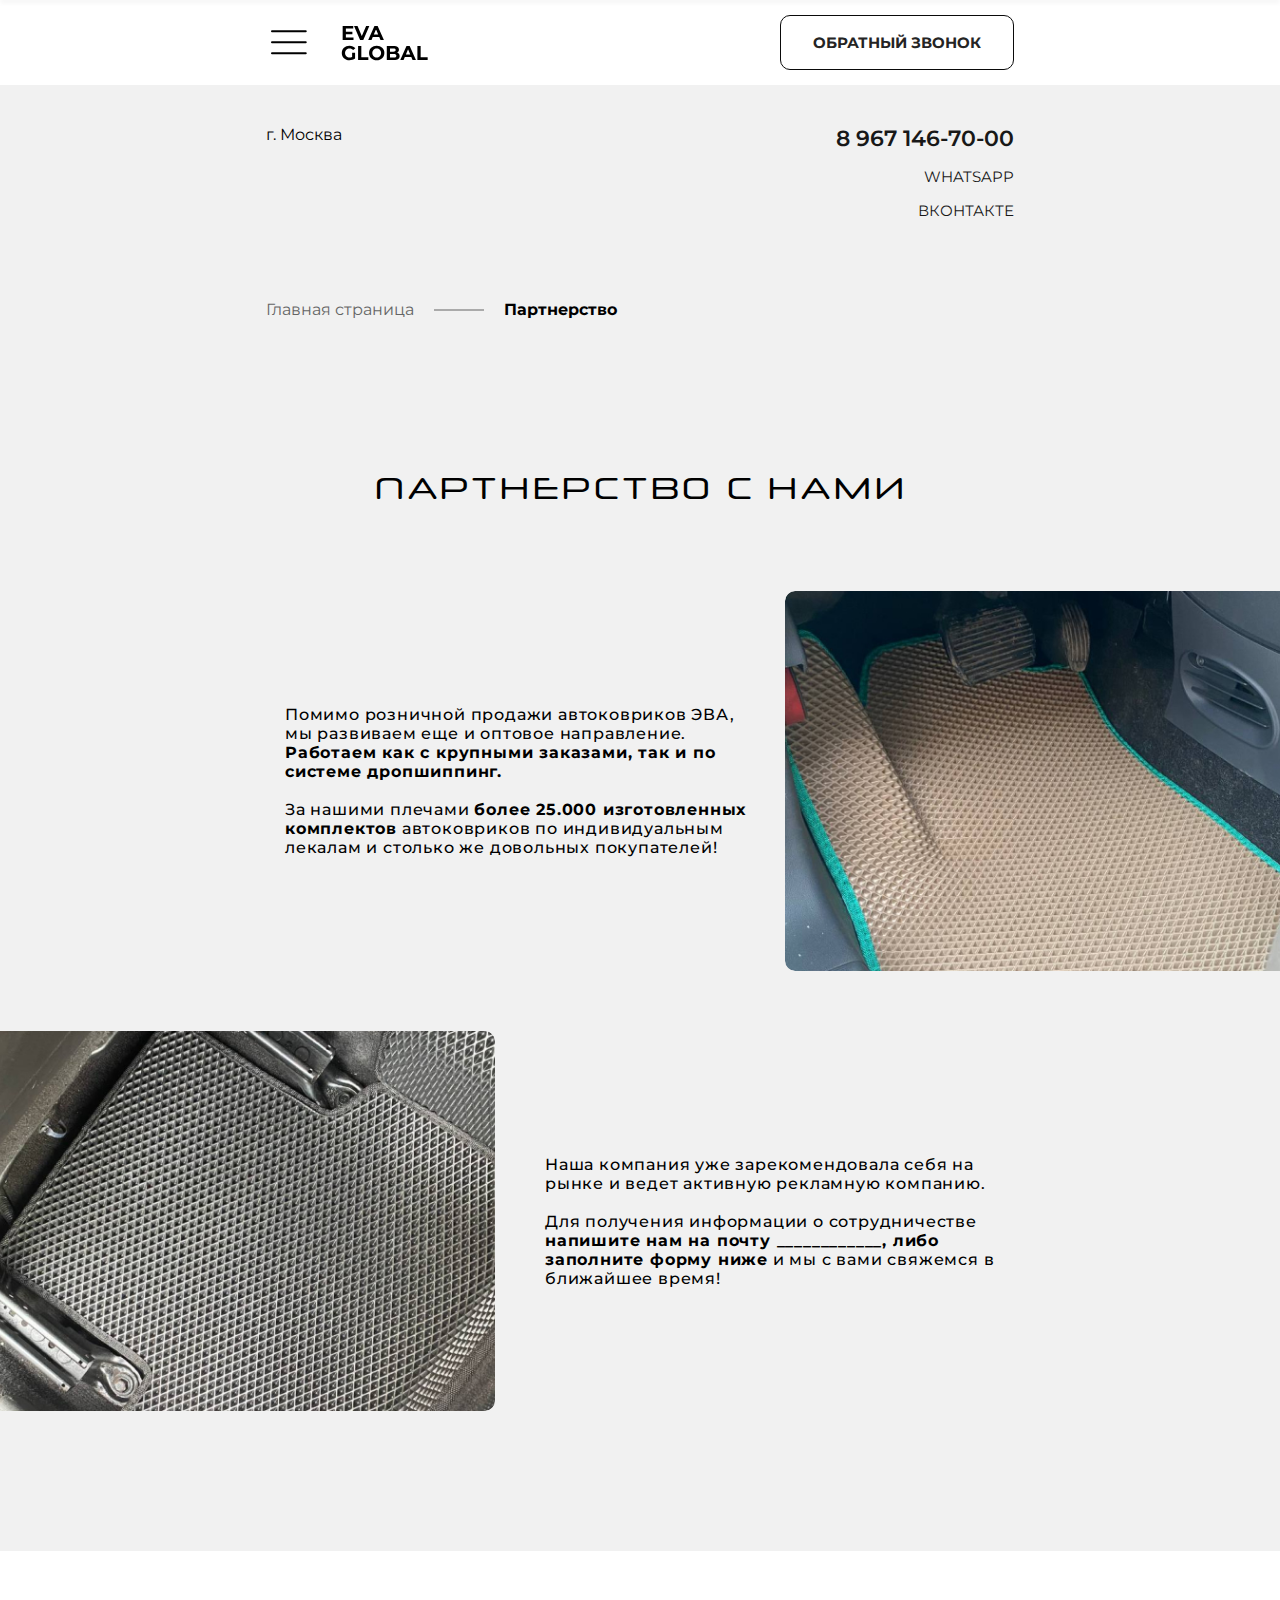
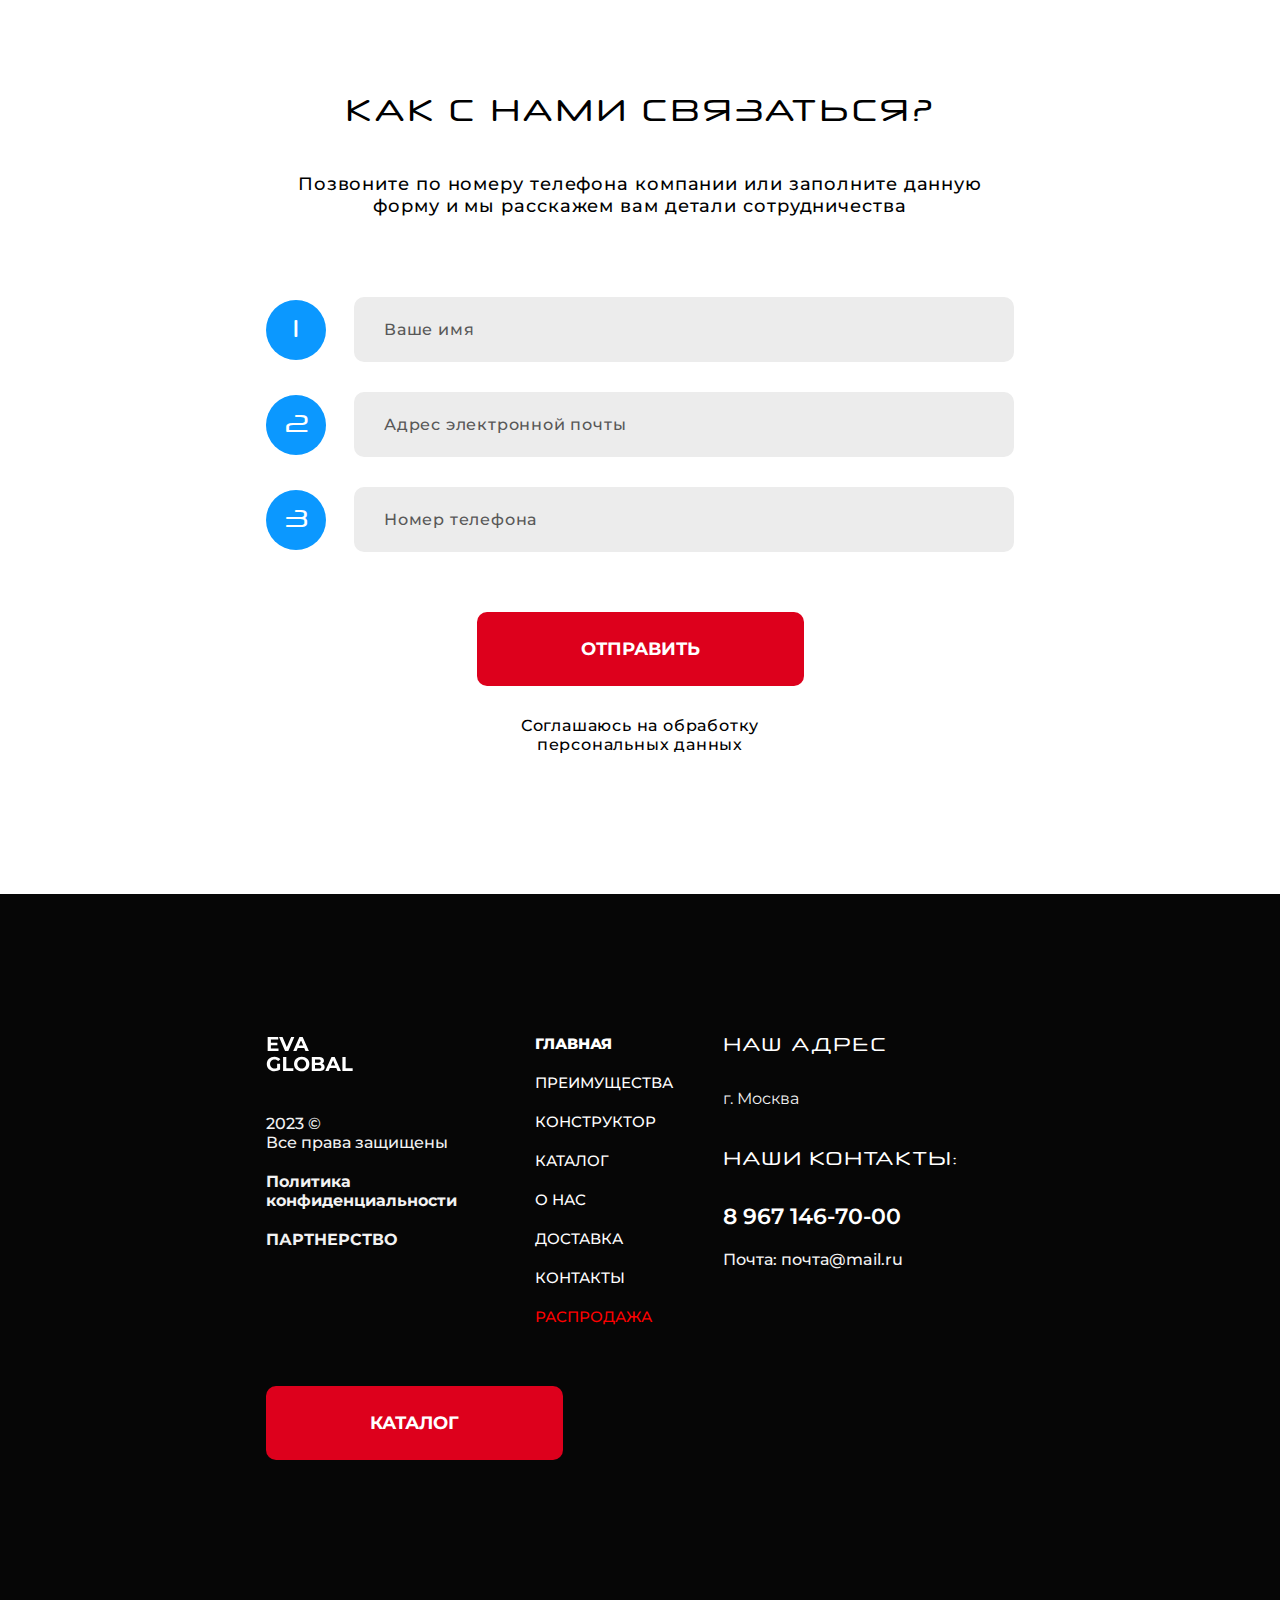
<file: partnership.html>
<!DOCTYPE html>
<html lang="ru">
<head>
    <meta charset="UTF-8">
    <meta name="viewport" content="width=device-width, initial-scale=1.0">
    <title>Партнерство с «Eva Global» - Eva Global - автомобильные EVA Коврики</title>
    
    <!-- swiper-js slider  -->
    <link rel="stylesheet" href="css/swiper-bundle.min.css"/>

    <!-- main css files  -->
    <link rel="stylesheet" href="css/reset.css">
    <link rel="stylesheet" href="css/style.css">
    <link rel="stylesheet" href="css/flexibility.css">

    <!-- favicon  -->
    <link rel="shortcut icon" href="favicon-32x32.ico" type="image/x-icon">
</head>
<body>
    <!-- Мобильное меню  -->
    <div class="mobile-menu">
        <div class="mobile-menu__column mobile-menu__column_one">
            <a href="index.html" class="mobile-menu__column_one__item">главная</a>
            <a href="index.html#benefits" class="mobile-menu__column_one__item menu-item">преимущества</a>
            <a href="index.html#constructor" class="mobile-menu__column_one__item menu-item">конструктор</a>
            <a href="catalog.html" class="mobile-menu__column_one__item">каталог</a>
            <a href="about.html" class="mobile-menu__column_one__item">о нас</a>
            <a href="index.html#delivery-payments" class="mobile-menu__column_one__item menu-item">доставка</a>
            <a href="index.html#contacts" class="mobile-menu__column_one__item menu-item">контакты</a>
            <a href="catalog.html" class="mobile-menu__column_one__item menu-item _red">распродажа</a>
        </div>
        <div class="mobile-menu__column mobile-menu__column_two">
            <a href="tel:89671467000" class="mobile-menu__column_two__tel">8 967 146-70-00</a>
            <a href="#" class="mobile-menu__column_two__link">вконтакте</a>
            <a href="#" class="mobile-menu__column_two__link">whatsapp</a>
            <a href="index.html#contacts" class="mobile-menu__column_two__more-soc menu-item">еще контакты</a>
        </div>
        <div class="mobile-menu__column mobile-menu__column_three">
            <p class="mobile-menu__column_three__city">г. Москва</p>
        </div>
    </div>
    <!-- Кнопка скролла наверх для мобилок  -->
    <button id="scrollToTopButton" class="scroll-to-top-button"><img src="img/icons/arrow-top.svg" alt="&#8593;"></button>
    <!-- Фиксированная шапка  -->
    <div class="header fixed-header">
        <div class="container">
            <nav class="header-menu">
                <div class="header-menu__logo-and-menu-block">
                    <button class="mobile__btn">
                        <img src="img/icons/menu-burger-icon.svg" alt="Меню">
                    </button>
                    <a href="index.html" class="logo__link">
                        <img src="img/logo.svg" alt="Eva Global">
                    </a>
                    <button class="header__tel-link openModal">
                        <img src="img/icons/tel-icon.svg" alt="Позвонить">
                    </button>
                </div>
                <ul class="header-menu__list _desktop">
                    <li class="header-menu__list__item"><a href="index.html">главная</a></li>
                    <li class="header-menu__list__item"><a class="menu-item" href="index.html#benefits">преимущества</a></li>
                    <li class="header-menu__list__item"><a class="menu-item" href="index.html#constructor">конструктор</a></li>
                    <li class="header-menu__list__item"><a href="catalog.html">каталог</a></li>
                    <li class="header-menu__list__item"><a href="about.html">о нас</a></li>
                    <li class="header-menu__list__item"><a class="menu-item" href="index.html#delivery-payments">доставка</a></li>
                    <li class="header-menu__list__item _red"><a href="catalog.html">распродажа</a></li>
                </ul>
                <button class="header__btn openModal">обратный звонок</button>
            </nav>
        </div>
    </div>
    <!-- Статичная шапка  -->
    <header class="header static-header">
        <div class="container">
            <nav class="header-menu">
                <div class="header-menu__logo-and-menu-block">
                    <button class="mobile__btn">
                        <img src="img/icons/menu-burger-icon.svg" alt="Меню">
                    </button>
                    <a href="index.html" class="logo__link">
                        <img src="img/logo.svg" alt="Eva Global">
                    </a>
                    <button class="header__tel-link openModal">
                        <img src="img/icons/tel-icon.svg" alt="Позвонить">
                    </button>
                </div>
                <ul class="header-menu__list _desktop">
                    <li class="header-menu__list__item"><a href="index.html">главная</a></li>
                    <li class="header-menu__list__item"><a class="menu-item" href="index.html#benefits">преимущества</a></li>
                    <li class="header-menu__list__item"><a class="menu-item" href="index.html#constructor">конструктор</a></li>
                    <li class="header-menu__list__item"><a href="catalog.html">каталог</a></li>
                    <li class="header-menu__list__item"><a href="about.html">о нас</a></li>
                    <li class="header-menu__list__item"><a class="menu-item" href="index.html#delivery-payments">доставка</a></li>
                    <li class="header-menu__list__item _red"><a href="catalog.html">распродажа</a></li>
                </ul>
                <button class="header__btn openModal">обратный звонок</button>
            </nav>
        </div>
    </header>
    <section class="offer-other-page">
        <div class="container">
            <div class="offer-top offer-content">
                <p class="offer-top__address offer-top__address_other">г. Москва</p>
                <div class="offer-top__contacts">
                    <a href="#" class="offer-top__contacts__social-link offer-top__contacts__social-link_other">вконтакте</a>
                    <a href="#" class="offer-top__contacts__social-link offer-top__contacts__social-link_other">whatsapp</a>
                    <a href="tel:89671467000" class="offer-top__contacts__phone-link offer-top__contacts__phone-link_other">8 967 146-70-00</a>
                    <a href="index.html#contacts" class="offer-top__contacts__more-social menu-item offer-top__contacts__more-social_other">еще контакты</a>
                </div>
            </div>
            <div class="offer-crumbs-block">
                <a href="index.html" class="offer-crumbs-block__item _mobile">
                    <img src="img/icons/home-icon.svg" alt="Главная страница">
                </a>
                <a href="index.html" class="offer-crumbs-block__item _desktop">Главная страница</a>
                <a href="partnership.html" class="offer-crumbs-block__item active">Партнерство</a>
            </div>
        </div>
    </section>
    <section class="partnership main">
        <div class="container _about">
            <h1 class="section__title section__title_main">партнерство с нами</h1>
            <div class="about__info-block">

                <div class="about__info-block__item">
                    <p class="about__info-block__item__text">
                        Помимо розничной продажи автоковриков ЭВА, мы развиваем еще и оптовое направление. <strong>Работаем как с крупными заказами, так и по системе дропшиппинг.</strong>
                        <br><br>
                        За нашими плечами <strong>более 25.000 изготовленных комплектов</strong> автоковриков по индивидуальным лекалам и столько же довольных покупателей!
                    </p>
                    <div class="about__info-block__item__img-wrap _one">
                        <img src="img/partnership-imgs/partnership-img-1.jpg" alt="123">
                    </div>
                </div>

                <div class="about__info-block__item about__info-block__item_rev">
                    <p class="about__info-block__item__text">
                        Наша компания уже зарекомендовала себя на рынке и ведет активную рекламную компанию.
                        <br><br>
                        Для получения информации о сотрудничестве <strong>напишите нам на почту ____________, либо заполните форму ниже</strong> и мы с вами свяжемся в ближайшее время!
                    </p>
                    
                    <div class="about__info-block__item__img-wrap _two">
                        <img src="img/partnership-imgs/partnership-img-2.jpg" alt="123">
                    </div>
                </div>
                
            </div>
        </div>
    </section>
    <section class="section-consult">
        <div class="container">
            <div class="section-consult__title-block">
                <h2 class="section__title section__title_section-consult">как с нами связаться?</h2>
                <p class="section__text section__text_section-consult">Позвоните по номеру телефона компании или заполните данную форму и мы расскажем вам детали сотрудничества</p>
            </div>
            <form action="#" class="section-consult__form">
                <div class="section-consult__form__item">
                    <span class="num-ellipse section-consult__form__item__num">1</span>
                    <input type="text" class="section-consult__form__input" placeholder="Ваше имя">
                </div>
                <div class="section-consult__form__item">
                    <span class="num-ellipse section-consult__form__item__num">2</span>
                    <input type="email" class="section-consult__form__input" placeholder="Адрес электронной почты">
                </div>
                <div class="section-consult__form__item">
                    <span class="num-ellipse section-consult__form__item__num">3</span>
                    <input type="tel" class="section-consult__form__input" placeholder="Номер телефона">
                </div>
                
                <button type="submit" class="btn-red section-consult__form__btn">отправить</button>
                <p class="section-consult__form__policy-text">Соглашаюсь на обработку персональных данных</p>
            </form>
            
        </div>
    </section>
    <footer class="footer">
        <div class="container">
            <div class="footer__wrap">

                <div class="footer__wrap__column footer__wrap__column_company-links">
                    <a href="index.html" class="footer__logo-link">
                        <img src="img/logo-white.svg" alt="EVA GLOBAL">
                    </a>
                    <p class="footer__policy-text">2023 ©<br>Все права защищены</p>
                    <a href="policy.html" target="_blank" class="footer__policy-link footer-link-hover">Политика конфиденциальности</a>
                    <a href="partnership.html" target="_blank" class="footer__partnership-link footer-link-hover">партнерство</a>
                </div>

                <div class="footer__wrap__column footer__wrap__column_navigation">
                    <a href="index.html" class="footer__wrap__column_navigation__item active footer-link-hover">главная</a>
                    <a href="index.html#benefits" class="menu-item footer__wrap__column_navigation__item footer-link-hover">преимущества</a>
                    <a href="index.html#constructor" class="menu-item footer__wrap__column_navigation__item footer-link-hover">конструктор</a>
                    <a href="catalog.html" class="footer__wrap__column_navigation__item footer-link-hover">каталог</a>
                    <a href="about.html" class="footer__wrap__column_navigation__item footer-link-hover">о нас</a>
                    <a href="index.html#delivery-payments" class="menu-item footer__wrap__column_navigation__item footer-link-hover">доставка</a>
                    <a href="index.html#contacts" class="menu-item footer__wrap__column_navigation__item footer-link-hover">контакты</a>
                    <a href="catalog.html" class="footer__wrap__column_navigation__item _red footer-link-hover">распродажа</a>
                </div>

                <div class="footer__wrap__column footer__wrap__column_company-info">
                    <div class="footer__wrap__column_company-info__block">
                        <h4 class="footer__wrap__column_company-info__title">наш адрес</h4>
                        <p class="footer__wrap__column_company-info__text">г. Москва</p>
                    </div>
                    <div class="footer__wrap__column_company-info__block">
                        <h4 class="footer__wrap__column_company-info__title">наши контакты:</h4>
                        <a href="tel:89671467000" class="footer__wrap__column_company-info__block__tel footer-link-hover">8 967 146-70-00</a>
                        <a href="mailto:test@gmail.com" class="footer__wrap__column_company-info__block__mail footer-link-hover">Почта: почта@mail.ru</a>
                    </div>
                </div>

                <div class="footer__wrap__column footer__wrap__column_btn">
                    <a href="catalog.html" class="btn-red">каталог</a>
                </div>

            </div>
        </div>
    </footer>

    <!-- Модальное окно обратного зовнка -->
    <div id="modal" class="modal">
        <div class="modal-content">
            <span id="modalCloseBtn" class="modal-close"><img src="img/icons/modal-close-icon.svg" alt="X"></span>
            <h2 class="section__title section__title_modal">закажите обратный звонок</h2>
            <form action="#" class="modal-content__container">
                <div class="modal__input__wrap">
                    <span class="modal__input__wrap__number num-ellipse">1</span>
                    <input class="modal__input" type="text" name="user_name" placeholder="Ваше имя">
                </div>
                <div class="modal__input__wrap">
                    <span class="modal__input__wrap__number num-ellipse">2</span>
                    <input class="modal__input" type="tel" name="user_phone" placeholder="Номер телефона">
                </div>
                <button type="submit" class="btn-red modal__btn">отправить</button>
                <p class="modal__policy-text">Соглашаюсь на обработку персональных данных</p>
            </form>
            
        </div>
    </div>

    


    

    
    <script src="js/swiper-bundle.min.js"></script>
    <script src="js/fslightbox.js"></script>
    <script src="js/main.js"></script>
</body>
</html>
</file>
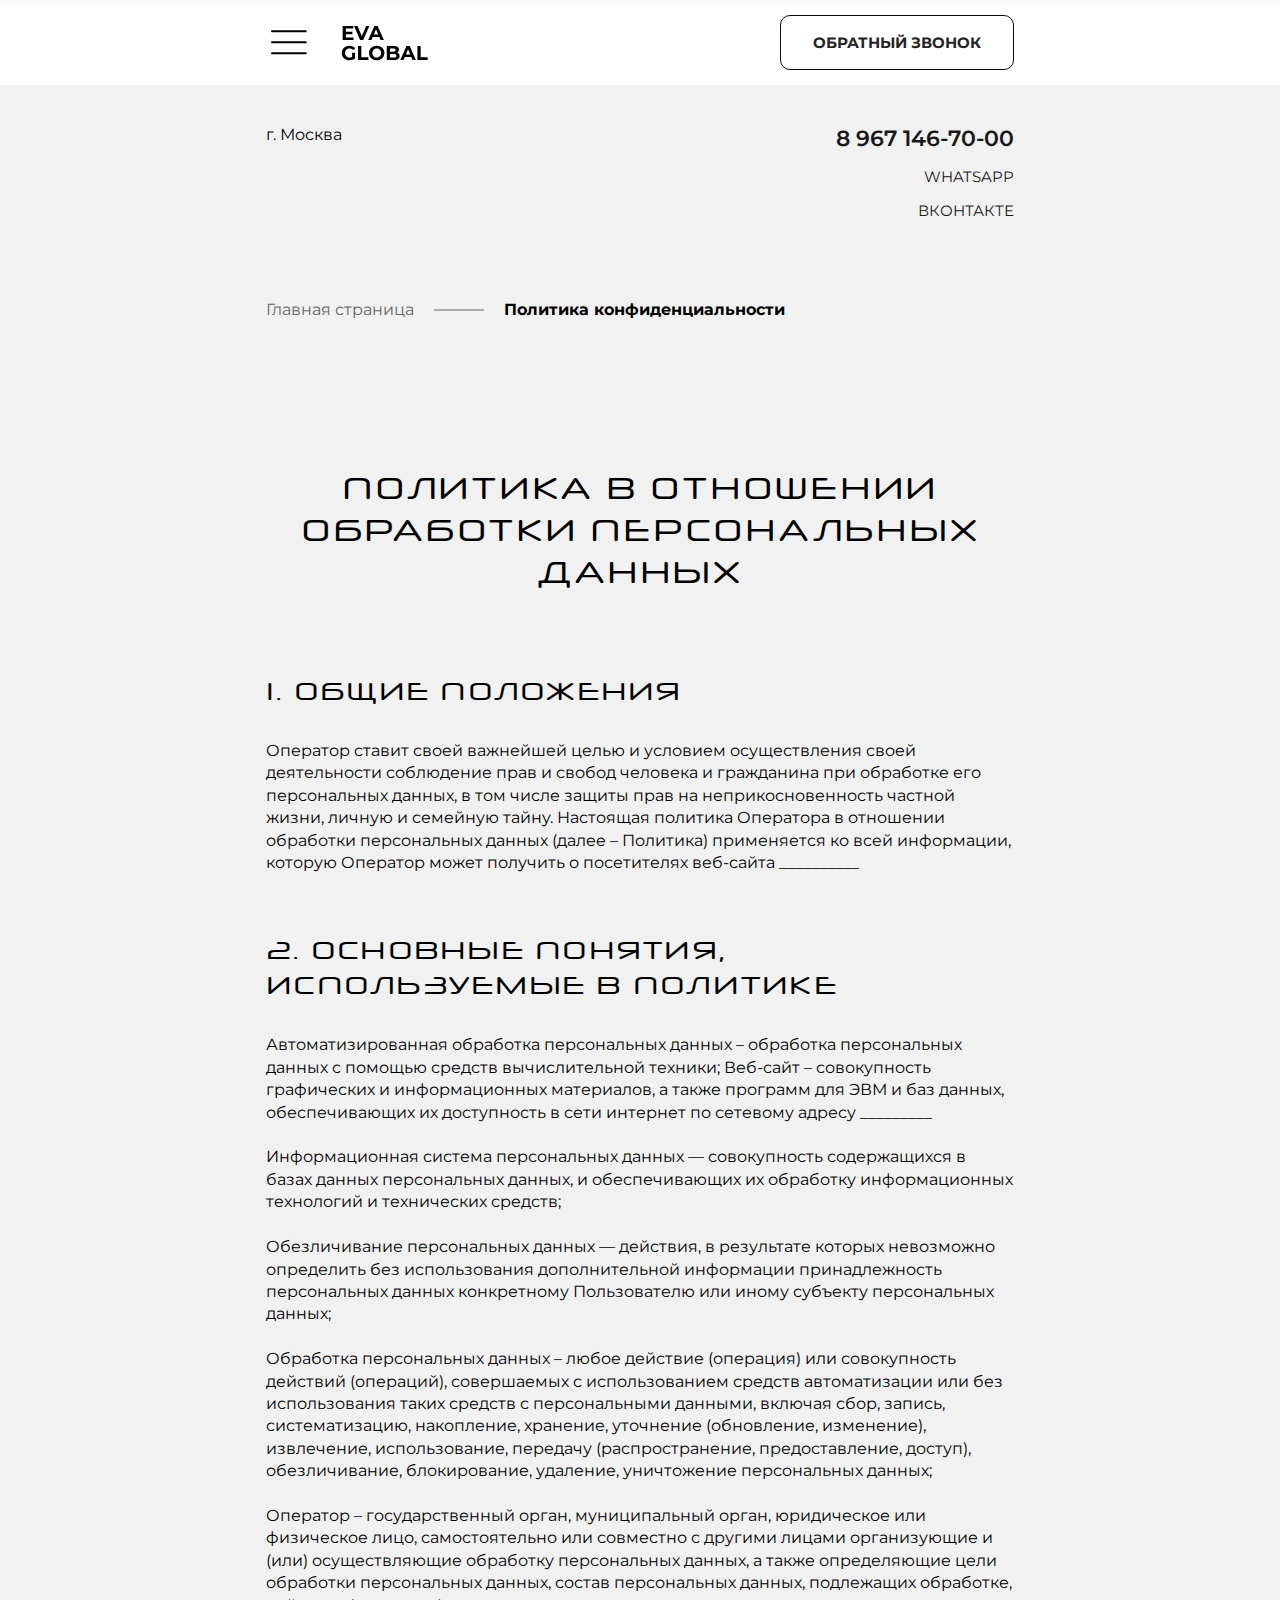
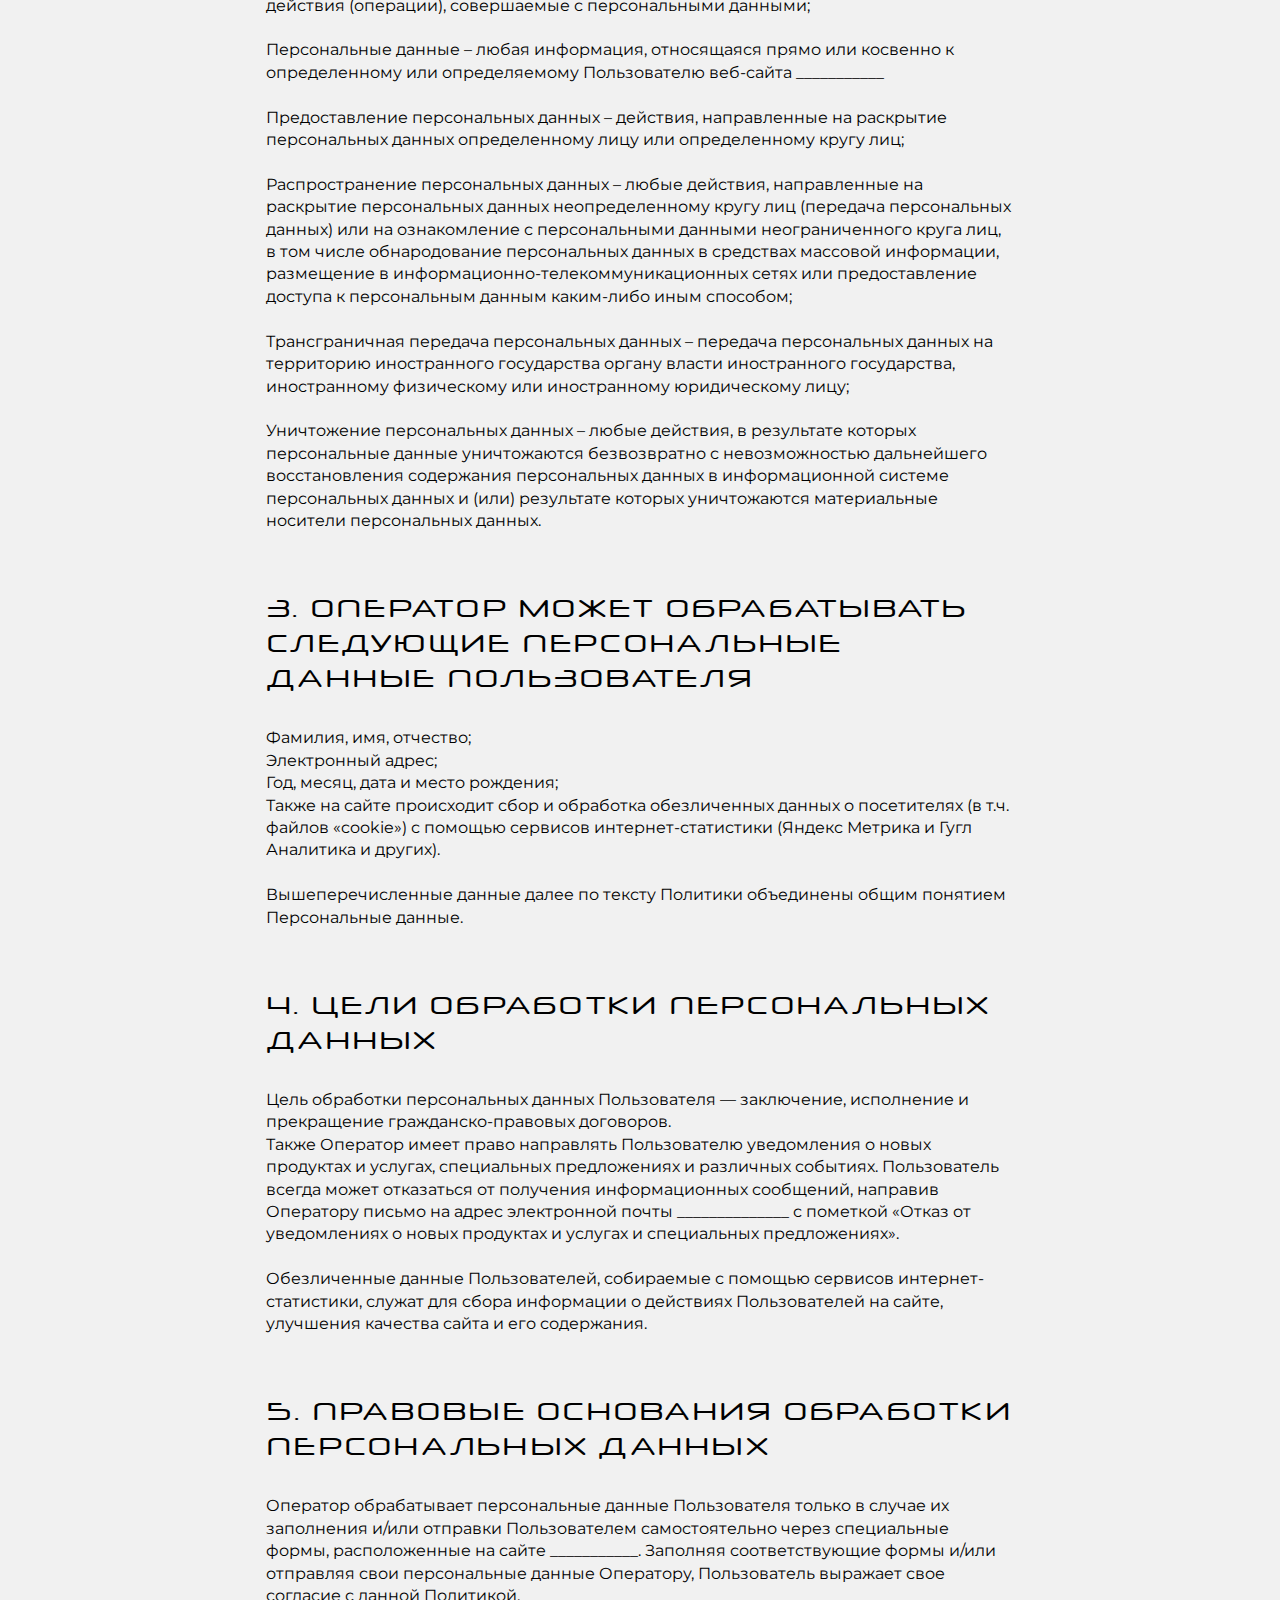
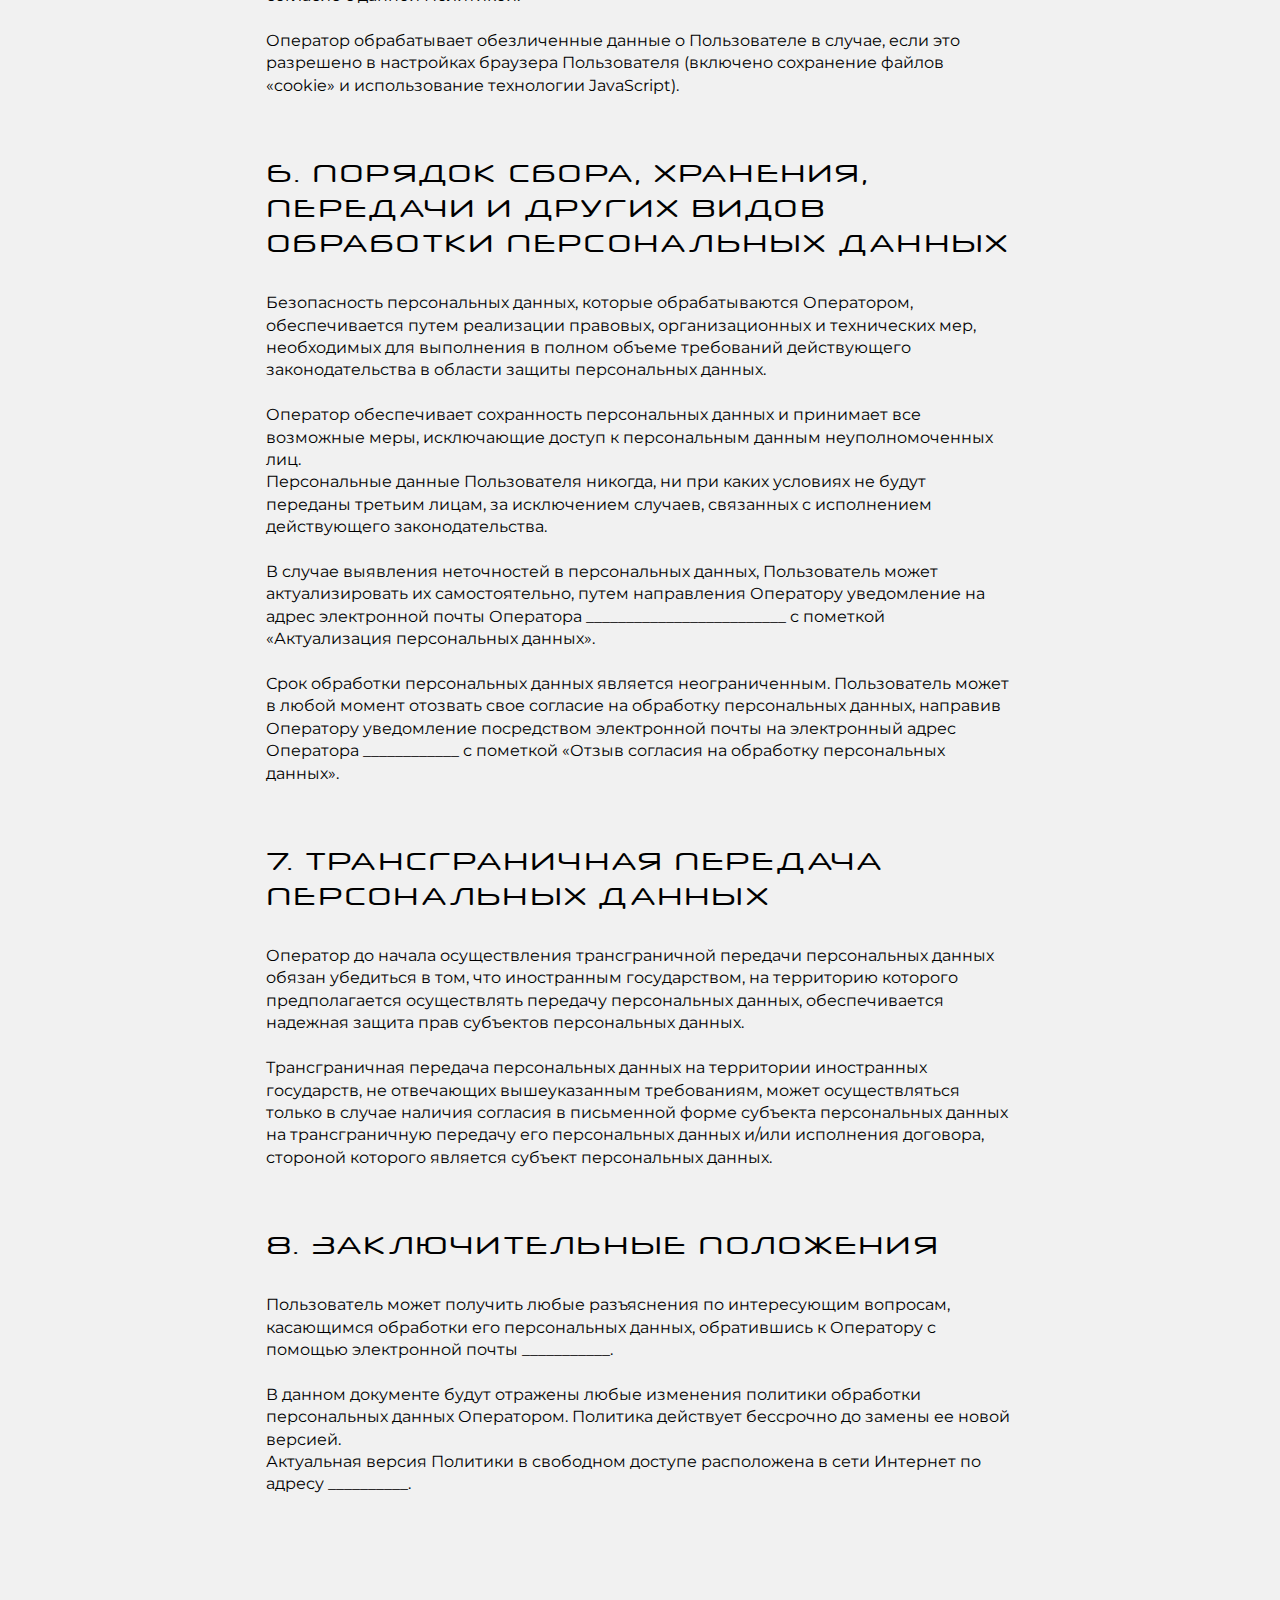
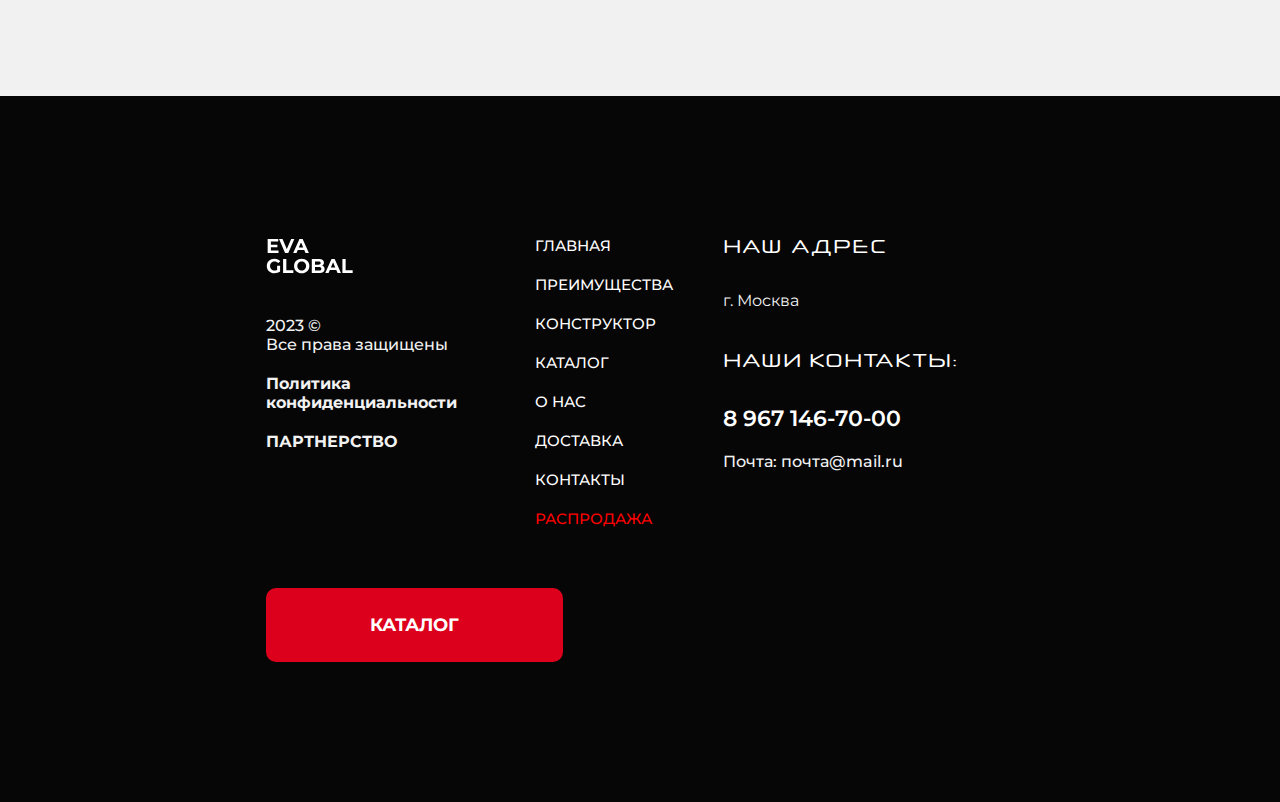
<file: policy.html>
<!DOCTYPE html>
<html lang="ru">
<head>
    <meta charset="UTF-8">
    <meta name="viewport" content="width=device-width, initial-scale=1.0">
    <title>Политика конфиденциальности - Eva Global - автомобильные EVA Коврики</title>
    
    <!-- swiper-js slider  -->
    <link rel="stylesheet" href="css/swiper-bundle.min.css"/>

    <!-- main css files  -->
    <link rel="stylesheet" href="css/reset.css">
    <link rel="stylesheet" href="css/style.css">
    <link rel="stylesheet" href="css/flexibility.css">

    <!-- favicon  -->
    <link rel="shortcut icon" href="favicon-32x32.ico" type="image/x-icon">
</head>
<body>
    <!-- Мобильное меню  -->
    <div class="mobile-menu">
        <div class="mobile-menu__column mobile-menu__column_one">
            <a href="index.html" class="mobile-menu__column_one__item">главная</a>
            <a href="index.html#benefits" class="mobile-menu__column_one__item menu-item">преимущества</a>
            <a href="index.html#constructor" class="mobile-menu__column_one__item menu-item">конструктор</a>
            <a href="catalog.html" class="mobile-menu__column_one__item">каталог</a>
            <a href="about.html" class="mobile-menu__column_one__item">о нас</a>
            <a href="index.html#delivery-payments" class="mobile-menu__column_one__item menu-item">доставка</a>
            <a href="index.html#contacts" class="mobile-menu__column_one__item menu-item">контакты</a>
            <a href="catalog.html" class="mobile-menu__column_one__item menu-item _red">распродажа</a>
        </div>
        <div class="mobile-menu__column mobile-menu__column_two">
            <a href="tel:89671467000" class="mobile-menu__column_two__tel">8 967 146-70-00</a>
            <a href="#" class="mobile-menu__column_two__link">вконтакте</a>
            <a href="#" class="mobile-menu__column_two__link">whatsapp</a>
            <a href="index.html#contacts" class="mobile-menu__column_two__more-soc menu-item">еще контакты</a>
        </div>
        <div class="mobile-menu__column mobile-menu__column_three">
            <p class="mobile-menu__column_three__city">г. Москва</p>
        </div>
    </div>
    <!-- Кнопка скролла наверх для мобилок  -->
    <button id="scrollToTopButton" class="scroll-to-top-button"><img src="img/icons/arrow-top.svg" alt="&#8593;"></button>
    <!-- Фиксированная шапка  -->
    <div class="header fixed-header">
        <div class="container">
            <nav class="header-menu">
                <div class="header-menu__logo-and-menu-block">
                    <button class="mobile__btn">
                        <img src="img/icons/menu-burger-icon.svg" alt="Меню">
                    </button>
                    <a href="index.html" class="logo__link">
                        <img src="img/logo.svg" alt="Eva Global">
                    </a>
                    <button class="header__tel-link openModal">
                        <img src="img/icons/tel-icon.svg" alt="Позвонить">
                    </button>
                </div>
                <ul class="header-menu__list _desktop">
                    <li class="header-menu__list__item"><a href="index.html">главная</a></li>
                    <li class="header-menu__list__item"><a class="menu-item" href="index.html#benefits">преимущества</a></li>
                    <li class="header-menu__list__item"><a class="menu-item" href="index.html#constructor">конструктор</a></li>
                    <li class="header-menu__list__item"><a href="catalog.html">каталог</a></li>
                    <li class="header-menu__list__item"><a href="about.html">о нас</a></li>
                    <li class="header-menu__list__item"><a class="menu-item" href="index.html#delivery-payments">доставка</a></li>
                    <li class="header-menu__list__item _red"><a href="catalog.html">распродажа</a></li>
                </ul>
                <button class="header__btn openModal">обратный звонок</button>
            </nav>
        </div>
    </div>
    <!-- Статичная шапка  -->
    <header class="header static-header">
        <div class="container">
            <nav class="header-menu">
                <div class="header-menu__logo-and-menu-block">
                    <button class="mobile__btn">
                        <img src="img/icons/menu-burger-icon.svg" alt="Меню">
                    </button>
                    <a href="index.html" class="logo__link">
                        <img src="img/logo.svg" alt="Eva Global">
                    </a>
                    <button class="header__tel-link openModal">
                        <img src="img/icons/tel-icon.svg" alt="Позвонить">
                    </button>
                </div>
                <ul class="header-menu__list _desktop">
                    <li class="header-menu__list__item"><a href="index.html">главная</a></li>
                    <li class="header-menu__list__item"><a class="menu-item" href="index.html#benefits">преимущества</a></li>
                    <li class="header-menu__list__item"><a class="menu-item" href="index.html#constructor">конструктор</a></li>
                    <li class="header-menu__list__item"><a href="catalog.html">каталог</a></li>
                    <li class="header-menu__list__item"><a href="about.html">о нас</a></li>
                    <li class="header-menu__list__item"><a class="menu-item" href="index.html#delivery-payments">доставка</a></li>
                    <li class="header-menu__list__item _red"><a href="catalog.html">распродажа</a></li>
                </ul>
                <button class="header__btn openModal">обратный звонок</button>
            </nav>
        </div>
    </header>
    <section class="offer-other-page">
        <div class="container">
            <div class="offer-top offer-content">
                <p class="offer-top__address offer-top__address_other">г. Москва</p>
                <div class="offer-top__contacts">
                    <a href="#" class="offer-top__contacts__social-link offer-top__contacts__social-link_other">вконтакте</a>
                    <a href="#" class="offer-top__contacts__social-link offer-top__contacts__social-link_other">whatsapp</a>
                    <a href="tel:89671467000" class="offer-top__contacts__phone-link offer-top__contacts__phone-link_other">8 967 146-70-00</a>
                    <a href="index.html#contacts" class="offer-top__contacts__more-social menu-item offer-top__contacts__more-social_other">еще контакты</a>
                </div>
            </div>
            <div class="offer-crumbs-block">
                <a href="index.html" class="offer-crumbs-block__item _mobile">
                    <img src="img/icons/home-icon.svg" alt="Главная страница">
                </a>
                <a href="index.html" class="offer-crumbs-block__item _desktop">Главная страница</a>
                <a href="policy.html" class="offer-crumbs-block__item active">Политика конфиденциальности</a>
            </div>
        </div>
    </section>
    <section class="policy main">
        <div class="container">
            <h1 class="section__title section__title_main">ПОЛИТИКА В ОТНОШЕНИИ ОБРАБОТКИ ПЕРСОНАЛЬНЫХ ДАННЫХ</h1>
            
            <h2>1. ОБЩИЕ ПОЛОЖЕНИЯ</h2>
            <p>
                Оператор ставит своей важнейшей целью и условием осуществления своей деятельности соблюдение прав и свобод человека и гражданина при обработке его персональных данных, в том числе защиты прав на неприкосновенность частной жизни, личную и семейную тайну. Настоящая политика Оператора в отношении обработки персональных данных (далее – Политика) применяется ко всей информации, которую Оператор может получить о посетителях веб-сайта __________
            </p>

            <h2>2. ОСНОВНЫЕ ПОНЯТИЯ, ИСПОЛЬЗУЕМЫЕ В ПОЛИТИКЕ</h2>
            <p>
                Автоматизированная обработка персональных данных – обработка персональных данных с помощью средств вычислительной техники;
                Веб-сайт – совокупность графических и информационных материалов, а также программ для ЭВМ и баз данных, обеспечивающих их доступность в сети интернет по сетевому адресу _________
                <br><br>
                Информационная система персональных данных — совокупность содержащихся в базах данных персональных данных, и обеспечивающих их обработку информационных технологий и технических средств;
                <br><br>
                Обезличивание персональных данных — действия, в результате которых невозможно определить без использования дополнительной информации принадлежность персональных данных конкретному Пользователю или иному субъекту персональных данных;
                <br><br>
                Обработка персональных данных – любое действие (операция) или совокупность действий (операций), совершаемых с использованием средств автоматизации или без использования таких средств с персональными данными, включая сбор, запись, систематизацию, накопление, хранение, уточнение (обновление, изменение), извлечение, использование, передачу (распространение, предоставление, доступ), обезличивание, блокирование, удаление, уничтожение персональных данных;
                <br><br>
                Оператор – государственный орган, муниципальный орган, юридическое или физическое лицо, самостоятельно или совместно с другими лицами организующие и (или) осуществляющие обработку персональных данных, а также определяющие цели обработки персональных данных, состав персональных данных, подлежащих обработке, действия (операции), совершаемые с персональными данными;
                <br><br>
                Персональные данные – любая информация, относящаяся прямо или косвенно к определенному или определяемому Пользователю веб-сайта ___________
                <br><br>
                Предоставление персональных данных – действия, направленные на раскрытие персональных данных определенному лицу или определенному кругу лиц;
                <br><br>
                Распространение персональных данных – любые действия, направленные на раскрытие персональных данных неопределенному кругу лиц (передача персональных данных) или на ознакомление с персональными данными неограниченного круга лиц, в том числе обнародование персональных данных в средствах массовой информации, размещение в информационно-телекоммуникационных сетях или предоставление доступа к персональным данным каким-либо иным способом;
                <br><br>
                Трансграничная передача персональных данных – передача персональных данных на территорию иностранного государства органу власти иностранного государства, иностранному физическому или иностранному юридическому лицу;
                <br><br>
                Уничтожение персональных данных – любые действия, в результате которых персональные данные уничтожаются безвозвратно с невозможностью дальнейшего восстановления содержания персональных данных в информационной системе персональных данных и (или) результате которых уничтожаются материальные носители персональных данных.
            </p>

            <h2>3. ОПЕРАТОР МОЖЕТ ОБРАБАТЫВАТЬ СЛЕДУЮЩИЕ ПЕРСОНАЛЬНЫЕ ДАННЫЕ ПОЛЬЗОВАТЕЛЯ</h2>
            <p>
                Фамилия, имя, отчество;<br>
                Электронный адрес;<br>
                Год, месяц, дата и место рождения;<br>
                Также на сайте происходит сбор и обработка обезличенных данных о посетителях (в т.ч. файлов «cookie») с помощью сервисов интернет-статистики (Яндекс Метрика и Гугл Аналитика и других).<br>
                <br>
                Вышеперечисленные данные далее по тексту Политики объединены общим понятием Персональные данные.
            </p>

            <h2>4. ЦЕЛИ ОБРАБОТКИ ПЕРСОНАЛЬНЫХ ДАННЫХ</h2>
            <p>
                Цель обработки персональных данных Пользователя — заключение, исполнение и прекращение гражданско-правовых договоров.<br>
                Также Оператор имеет право направлять Пользователю уведомления о новых продуктах и услугах, специальных предложениях и различных событиях. Пользователь всегда может отказаться от получения информационных сообщений, направив Оператору письмо на адрес электронной почты ______________ с пометкой «Отказ от уведомлениях о новых продуктах и услугах и специальных предложениях».
                <br><br>
                Обезличенные данные Пользователей, собираемые с помощью сервисов интернет-статистики, служат для сбора информации о действиях Пользователей на сайте, улучшения качества сайта и его содержания.
            </p>

            <h2>5. ПРАВОВЫЕ ОСНОВАНИЯ ОБРАБОТКИ ПЕРСОНАЛЬНЫХ ДАННЫХ</h2>
            <p>
                Оператор обрабатывает персональные данные Пользователя только в случае их заполнения и/или отправки Пользователем самостоятельно через специальные формы, расположенные на сайте ___________. Заполняя соответствующие формы и/или отправляя свои персональные данные Оператору, Пользователь выражает свое согласие с данной Политикой.
                <br><br>
                Оператор обрабатывает обезличенные данные о Пользователе в случае, если это разрешено в настройках браузера Пользователя (включено сохранение файлов «cookie» и использование технологии JavaScript).
            </p>

            <h2>6. ПОРЯДОК СБОРА, ХРАНЕНИЯ, ПЕРЕДАЧИ И ДРУГИХ ВИДОВ ОБРАБОТКИ ПЕРСОНАЛЬНЫХ ДАННЫХ</h2>
            <p>
                Безопасность персональных данных, которые обрабатываются Оператором, обеспечивается путем реализации правовых, организационных и технических мер, необходимых для выполнения в полном объеме требований действующего законодательства в области защиты персональных данных.
                <br><br>
                Оператор обеспечивает сохранность персональных данных и принимает все возможные меры, исключающие доступ к персональным данным неуполномоченных лиц.<br>
                Персональные данные Пользователя никогда, ни при каких условиях не будут переданы третьим лицам, за исключением случаев, связанных с исполнением действующего законодательства.
                <br><br>
                В случае выявления неточностей в персональных данных, Пользователь может актуализировать их самостоятельно, путем направления Оператору уведомление на адрес электронной почты Оператора _________________________ с пометкой «Актуализация персональных данных».
                <br><br>
                Срок обработки персональных данных является неограниченным. Пользователь может в любой момент отозвать свое согласие на обработку персональных данных, направив Оператору уведомление посредством электронной почты на электронный адрес Оператора ____________ с пометкой «Отзыв согласия на обработку персональных данных».
            </p>

            <h2>7. ТРАНСГРАНИЧНАЯ ПЕРЕДАЧА ПЕРСОНАЛЬНЫХ ДАННЫХ</h2>
            <p>
                Оператор до начала осуществления трансграничной передачи персональных данных обязан убедиться в том, что иностранным государством, на территорию которого предполагается осуществлять передачу персональных данных, обеспечивается надежная защита прав субъектов персональных данных.
                <br><br>
                Трансграничная передача персональных данных на территории иностранных государств, не отвечающих вышеуказанным требованиям, может осуществляться только в случае наличия согласия в письменной форме субъекта персональных данных на трансграничную передачу его персональных данных и/или исполнения договора, стороной которого является субъект персональных данных.
            </p>

            <h2>8. ЗАКЛЮЧИТЕЛЬНЫЕ ПОЛОЖЕНИЯ</h2>
            <p>
                Пользователь может получить любые разъяснения по интересующим вопросам, касающимся обработки его персональных данных, обратившись к Оператору с помощью электронной почты ___________.
                <br><br>
                В данном документе будут отражены любые изменения политики обработки персональных данных Оператором. Политика действует бессрочно до замены ее новой версией.<br>
                Актуальная версия Политики в свободном доступе расположена в сети Интернет по адресу __________.
            </p>

        </div>
    </section>
    
    <footer class="footer">
        <div class="container">
            <div class="footer__wrap">

                <div class="footer__wrap__column footer__wrap__column_company-links">
                    <a href="index.html" class="footer__logo-link">
                        <img src="img/logo-white.svg" alt="EVA GLOBAL">
                    </a>
                    <p class="footer__policy-text">2023 ©<br>Все права защищены</p>
                    <a href="policy.html" target="_blank" class="footer__policy-link footer-link-hover">Политика конфиденциальности</a>
                    <a href="partnership.html" target="_blank" class="footer__partnership-link footer-link-hover">партнерство</a>
                </div>

                <div class="footer__wrap__column footer__wrap__column_navigation">
                    <a href="index.html" class="footer__wrap__column_navigation__item footer-link-hover">главная</a>
                    <a href="#benefits" class="menu-item footer__wrap__column_navigation__item footer-link-hover">преимущества</a>
                    <a href="#constructor" class="menu-item footer__wrap__column_navigation__item footer-link-hover">конструктор</a>
                    <a href="catalog.html" class="footer__wrap__column_navigation__item footer-link-hover">каталог</a>
                    <a href="about.html" class="footer__wrap__column_navigation__item footer-link-hover">о нас</a>
                    <a href="#delivery-payments" class="menu-item footer__wrap__column_navigation__item footer-link-hover">доставка</a>
                    <a href="#contacts" class="menu-item footer__wrap__column_navigation__item footer-link-hover">контакты</a>
                    <a href="#" class="footer__wrap__column_navigation__item _red footer-link-hover">распродажа</a>
                </div>

                <div class="footer__wrap__column footer__wrap__column_company-info">
                    <div class="footer__wrap__column_company-info__block">
                        <h4 class="footer__wrap__column_company-info__title">наш адрес</h4>
                        <p class="footer__wrap__column_company-info__text">г. Москва</p>
                    </div>
                    <div class="footer__wrap__column_company-info__block">
                        <h4 class="footer__wrap__column_company-info__title">наши контакты:</h4>
                        <a href="tel:89671467000" class="footer__wrap__column_company-info__block__tel footer-link-hover">8 967 146-70-00</a>
                        <a href="mailto:test@gmail.com" class="footer__wrap__column_company-info__block__mail footer-link-hover">Почта: почта@mail.ru</a>
                    </div>
                </div>

                <div class="footer__wrap__column footer__wrap__column_btn">
                    <a href="catalog.html" class="btn-red">каталог</a>
                </div>

            </div>
        </div>
    </footer>

    <!-- Модальное окно обратного зовнка -->
    <div id="modal" class="modal">
        <div class="modal-content">
            <span id="modalCloseBtn" class="modal-close"><img src="img/icons/modal-close-icon.svg" alt="X"></span>
            <h2 class="section__title section__title_modal">закажите обратный звонок</h2>
            <form action="#" class="modal-content__container">
                <div class="modal__input__wrap">
                    <span class="modal__input__wrap__number num-ellipse">1</span>
                    <input class="modal__input" type="text" name="user_name" placeholder="Ваше имя">
                </div>
                <div class="modal__input__wrap">
                    <span class="modal__input__wrap__number num-ellipse">2</span>
                    <input class="modal__input" type="tel" name="user_phone" placeholder="Номер телефона">
                </div>
                <button type="submit" class="btn-red modal__btn">отправить</button>
                <p class="modal__policy-text">Соглашаюсь на обработку персональных данных</p>
            </form>
            
        </div>
    </div>

    


    

    
    <script src="js/swiper-bundle.min.js"></script>
    <script src="js/fslightbox.js"></script>
    <script src="js/main.js"></script>
</body>
</html>
</file>
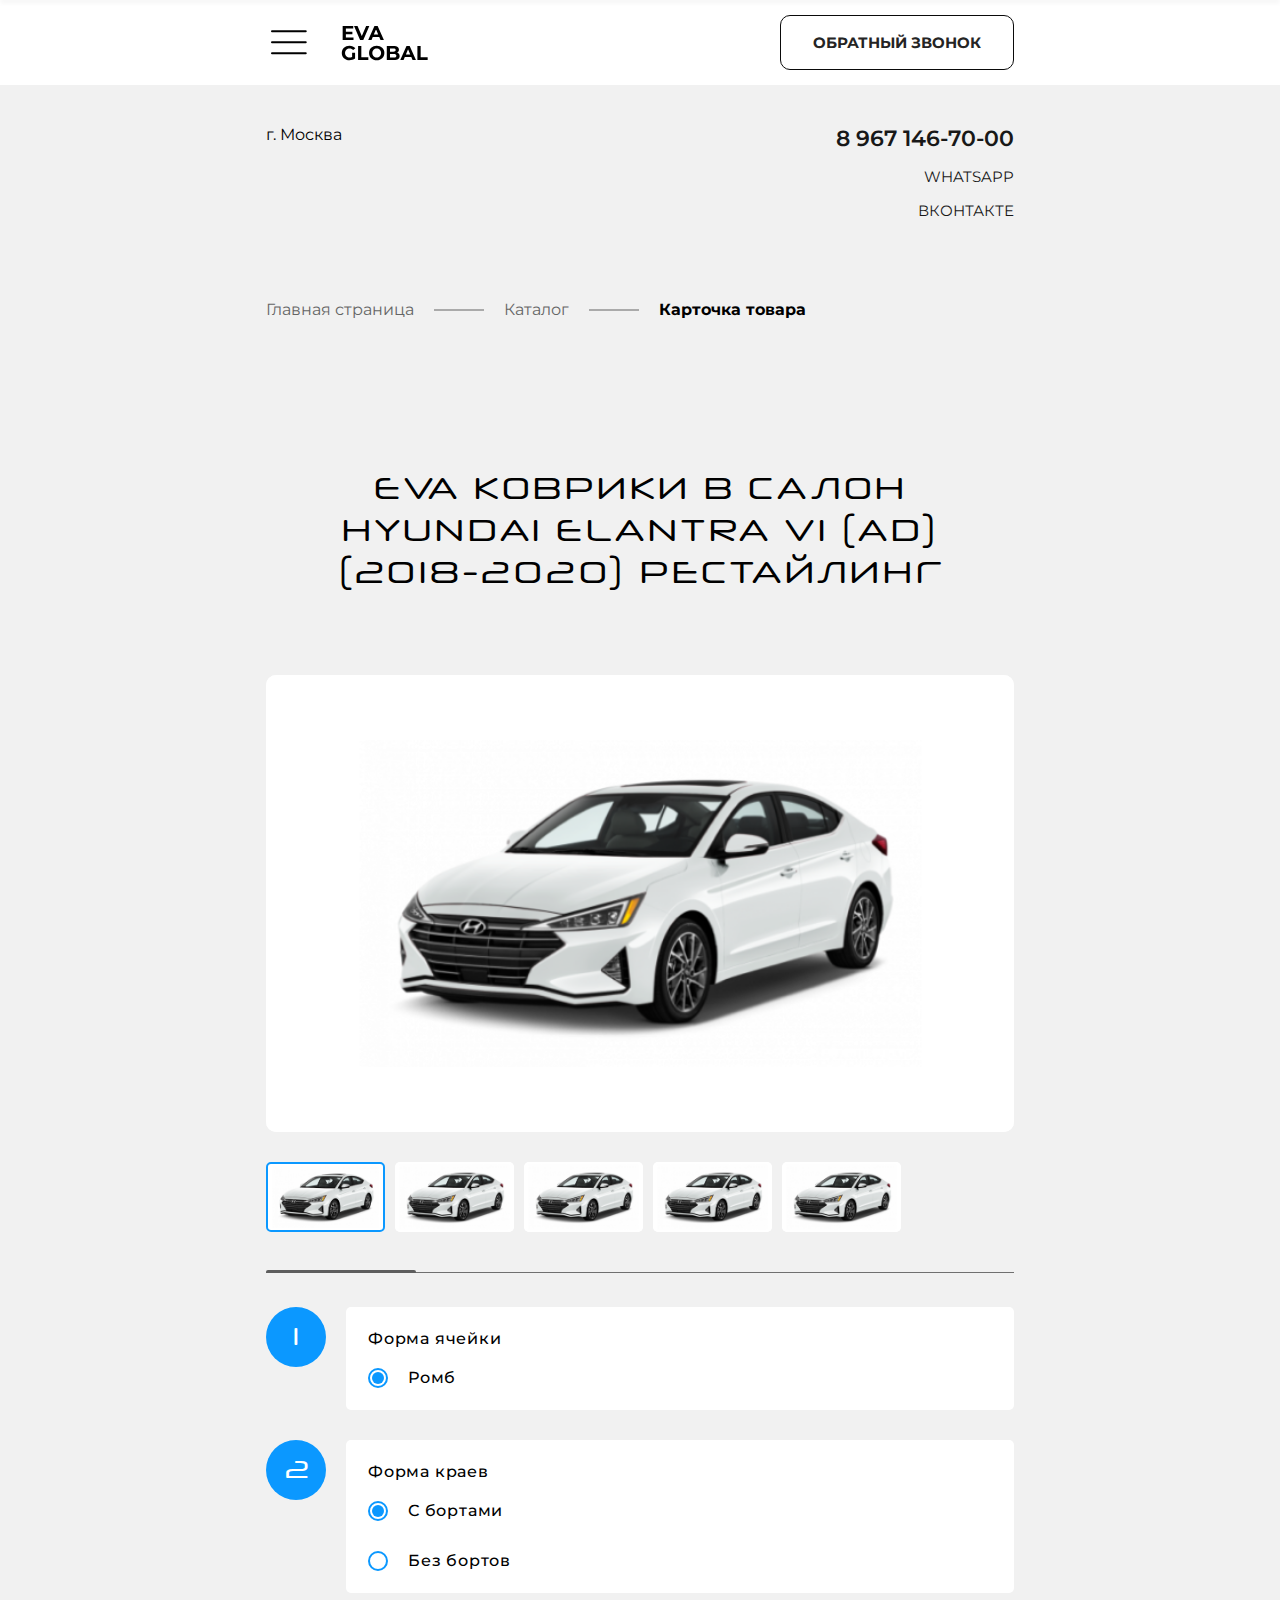
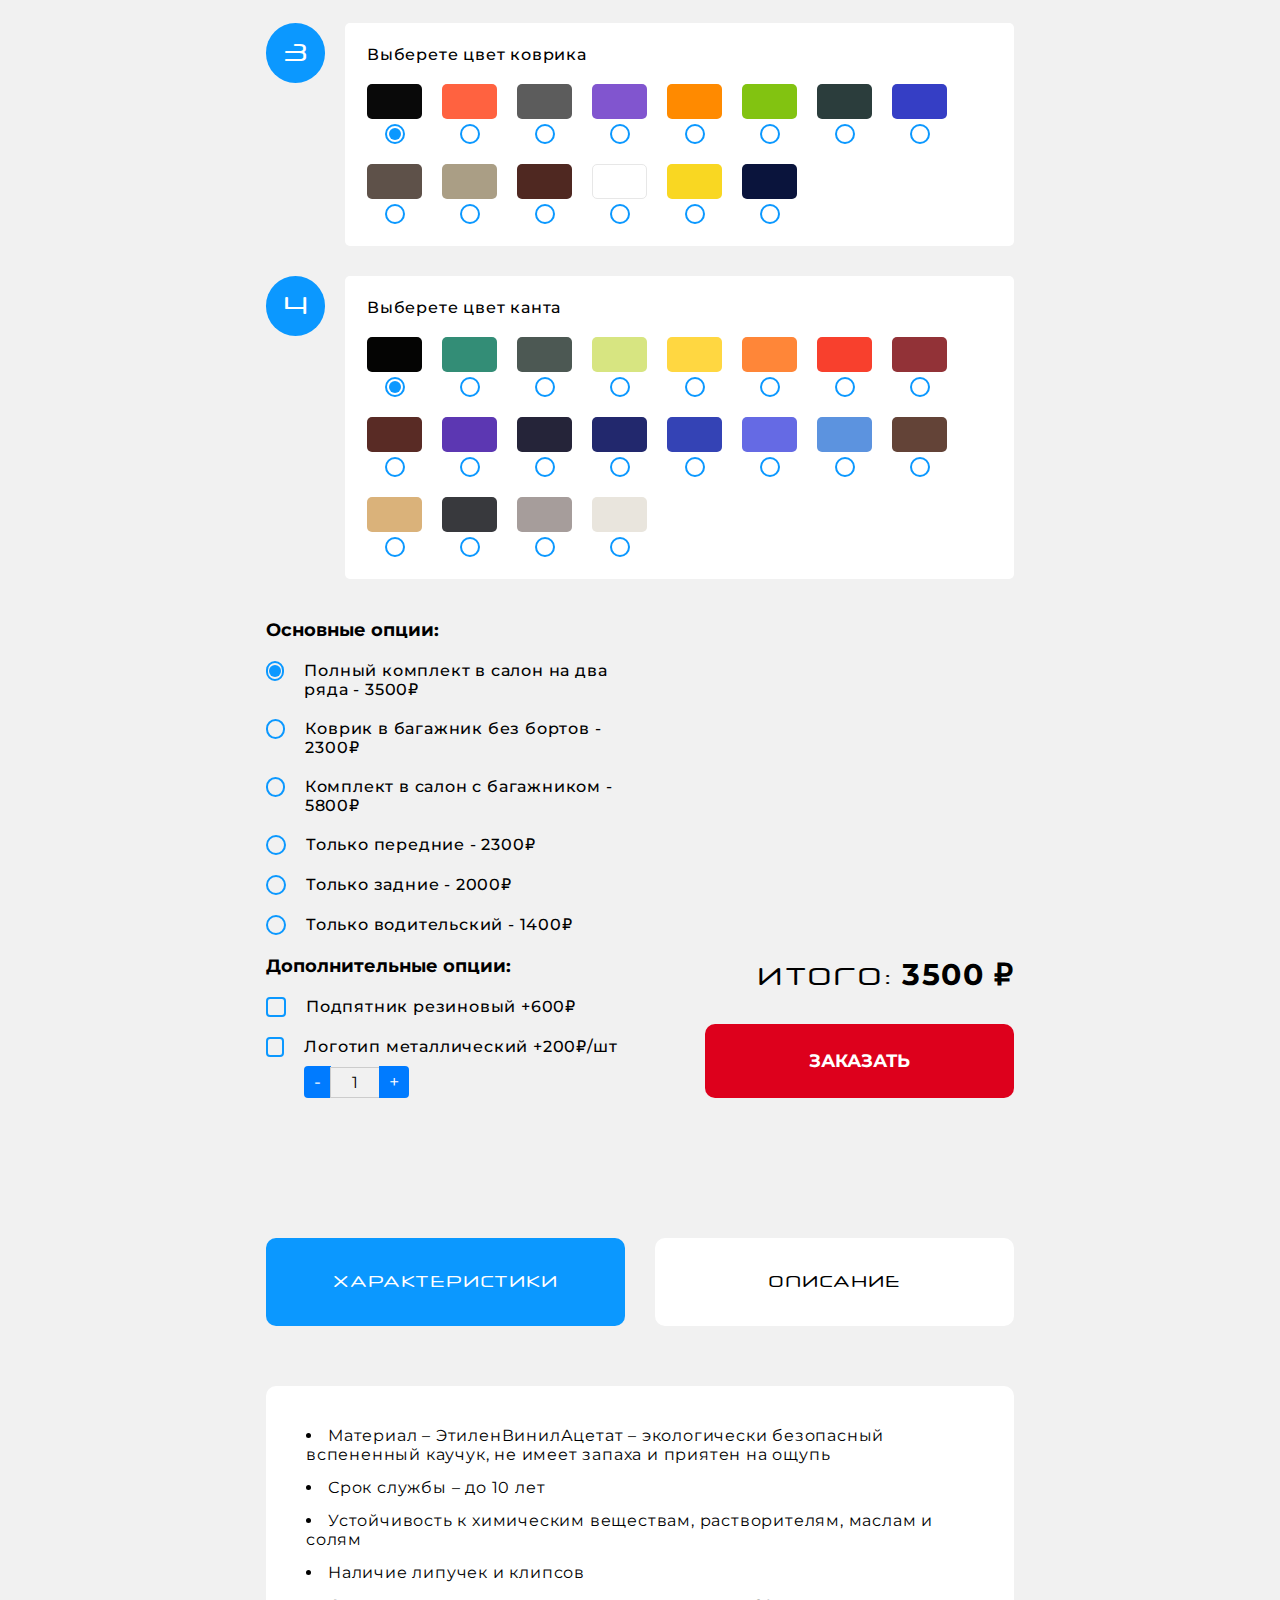
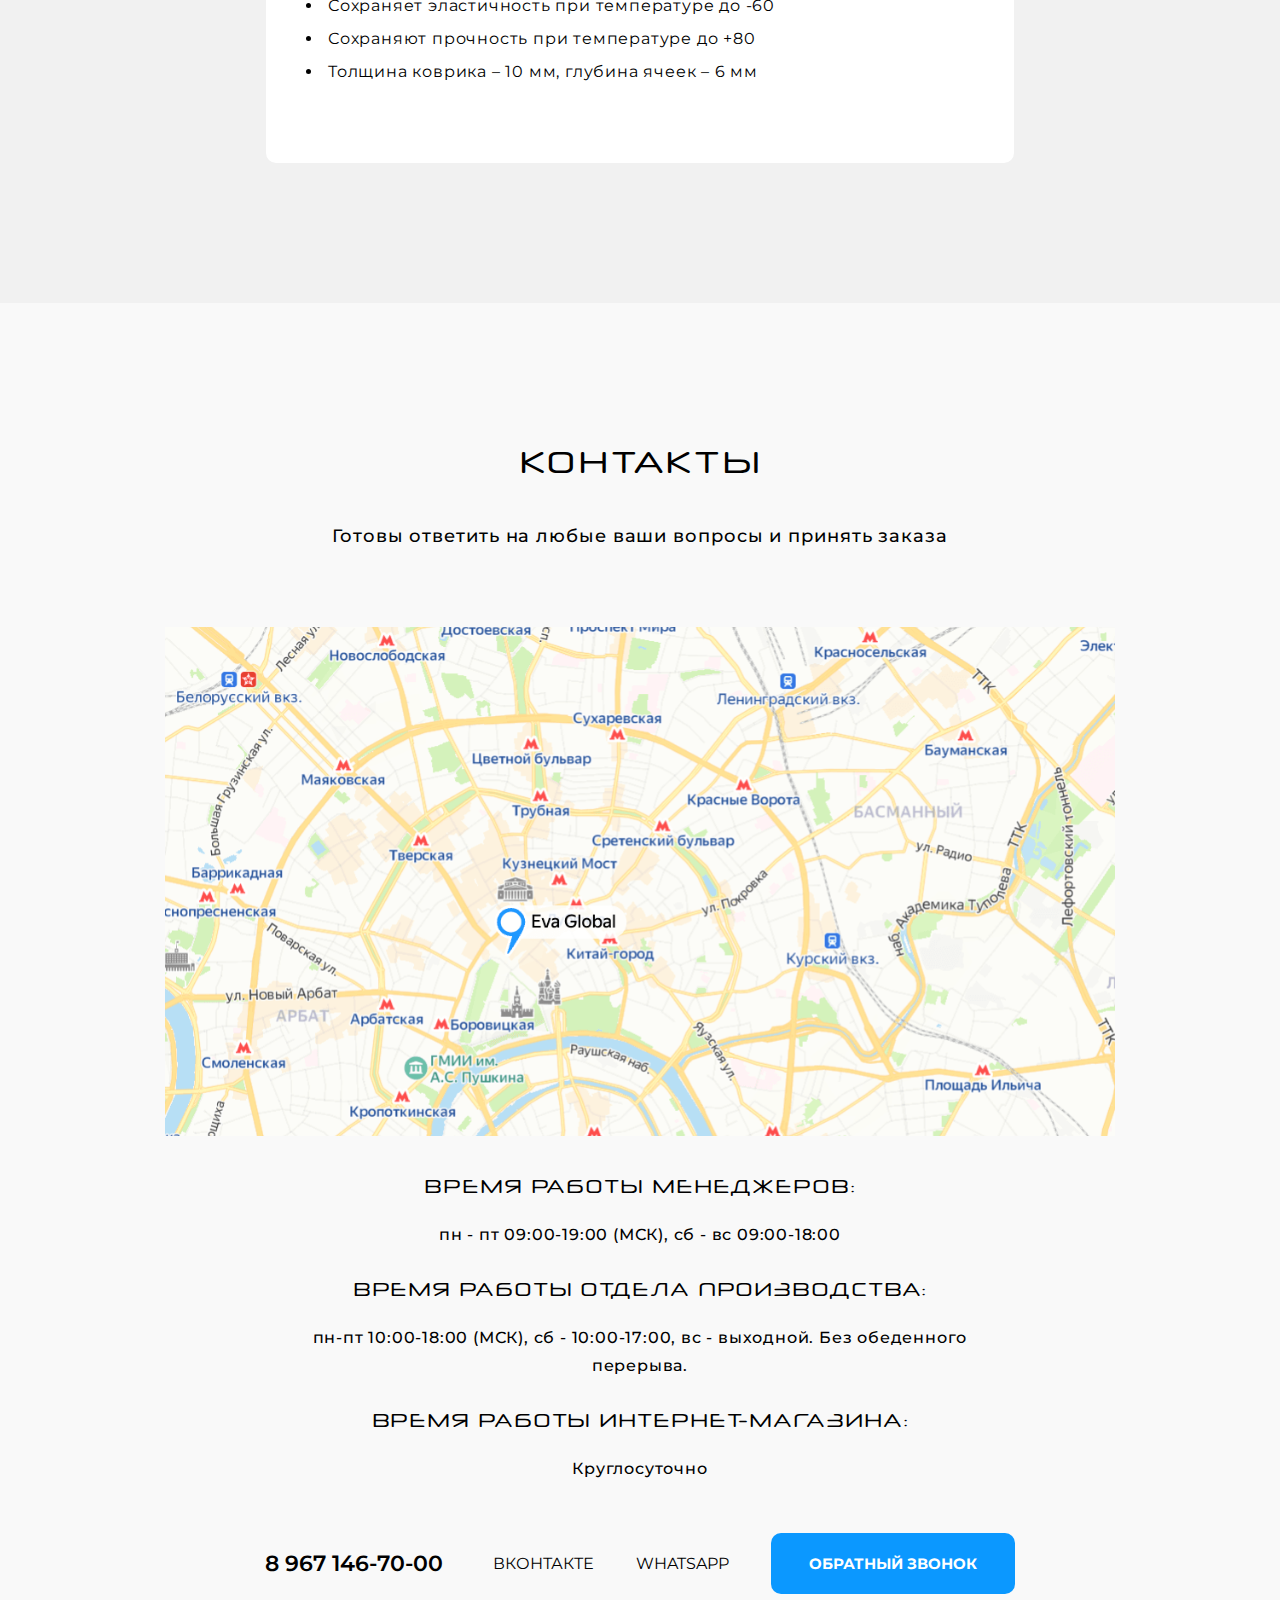
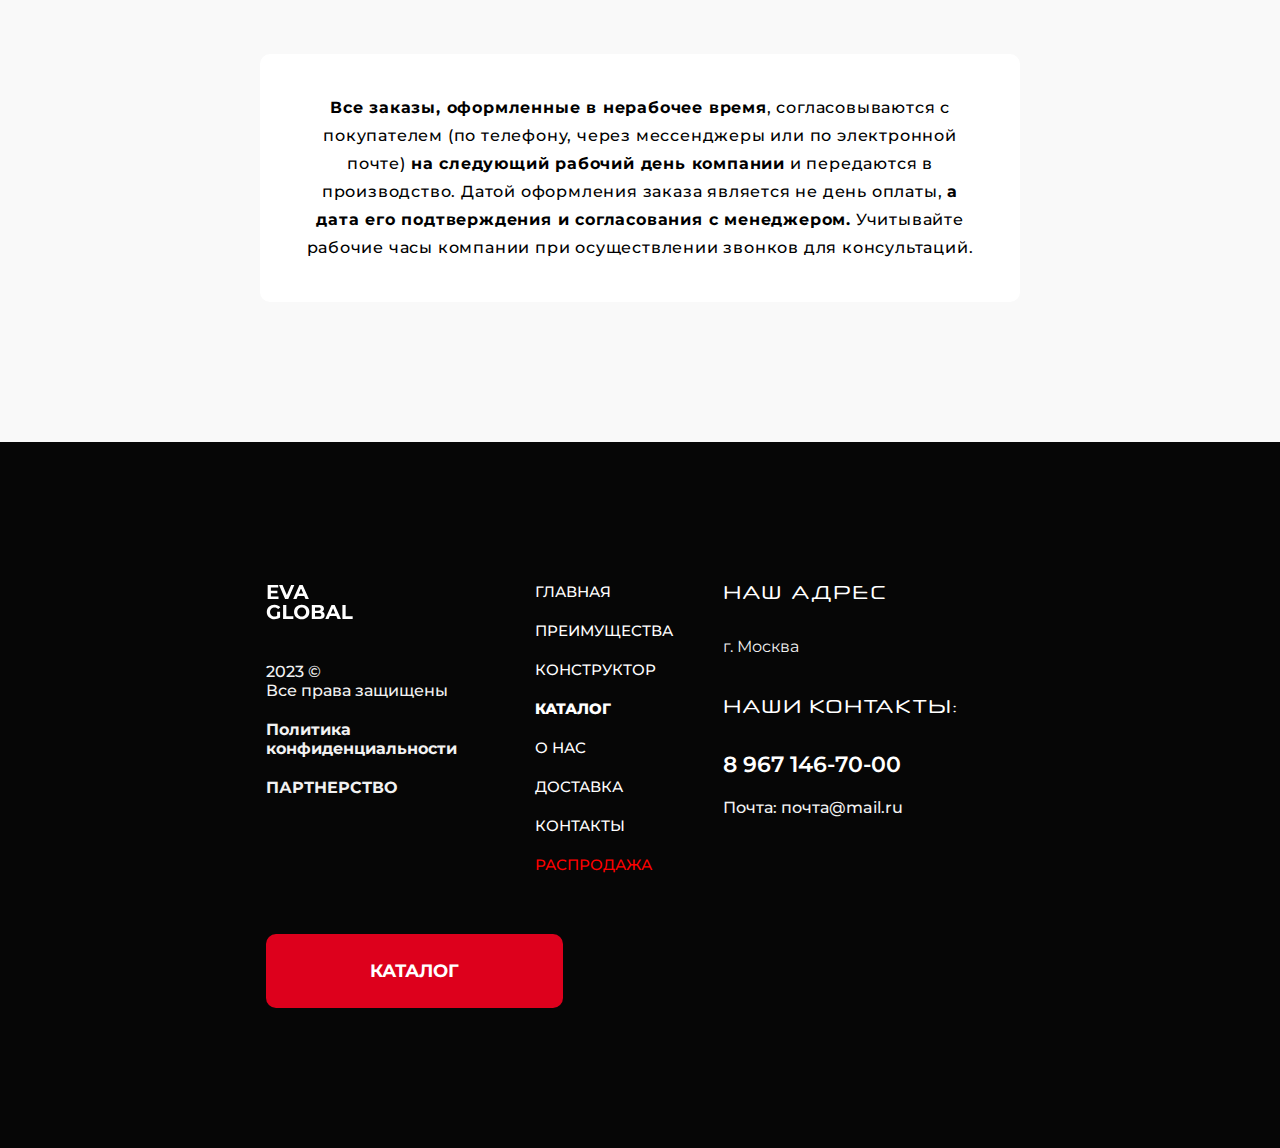
<file: product-carpet.html>
<!DOCTYPE html>
<html lang="ru">
<head>
    <meta charset="UTF-8">
    <meta name="viewport" content="width=device-width, initial-scale=1.0">
    <title>EVA коврики в салон Hyundai Elantra VI (AD) (2018-2020) Рестайлинг -  Eva Global - автомобильные EVA Коврики</title>
    
    <!-- swiper-js slider  -->
    <link rel="stylesheet" href="css/swiper-bundle.min.css"/>

    <!-- main css files  -->
    <link rel="stylesheet" href="css/reset.css">
    <link rel="stylesheet" href="css/style.css">
    <link rel="stylesheet" href="css/flexibility.css">

    <!-- favicon  -->
    <link rel="shortcut icon" href="favicon-32x32.ico" type="image/x-icon">
</head>
<body>
    <!-- Мобильное меню  -->
    <div class="mobile-menu">
        <div class="mobile-menu__column mobile-menu__column_one">
            <a href="index.html" class="mobile-menu__column_one__item">главная</a>
            <a href="index.html#benefits" class="mobile-menu__column_one__item menu-item">преимущества</a>
            <a href="index.html#constructor" class="mobile-menu__column_one__item menu-item">конструктор</a>
            <a href="catalog.html" class="mobile-menu__column_one__item active">каталог</a>
            <a href="about.html" class="mobile-menu__column_one__item">о нас</a>
            <a href="index.html#delivery-payments" class="mobile-menu__column_one__item menu-item">доставка</a>
            <a href="index.html#contacts" class="mobile-menu__column_one__item menu-item">контакты</a>
            <a href="catalog.html" class="mobile-menu__column_one__item menu-item _red">распродажа</a>
        </div>
        <div class="mobile-menu__column mobile-menu__column_two">
            <a href="tel:89671467000" class="mobile-menu__column_two__tel">8 967 146-70-00</a>
            <a href="#" class="mobile-menu__column_two__link">вконтакте</a>
            <a href="#" class="mobile-menu__column_two__link">whatsapp</a>
            <a href="index.html#contacts" class="mobile-menu__column_two__more-soc menu-item">еще контакты</a>
        </div>
        <div class="mobile-menu__column mobile-menu__column_three">
            <p class="mobile-menu__column_three__city">г. Москва</p>
        </div>
    </div>
    <!-- Кнопка скролла наверх для мобилок  -->
    <button id="scrollToTopButton" class="scroll-to-top-button"><img src="img/icons/arrow-top.svg" alt="&#8593;"></button>
    <!-- Фиксированная шапка  -->
    <div class="header fixed-header">
        <div class="container">
            <nav class="header-menu">
                <div class="header-menu__logo-and-menu-block">
                    <button class="mobile__btn">
                        <img src="img/icons/menu-burger-icon.svg" alt="Меню">
                    </button>
                    <a href="index.html" class="logo__link">
                        <img src="img/logo.svg" alt="Eva Global">
                    </a>
                    <button class="header__tel-link openModal">
                        <img src="img/icons/tel-icon.svg" alt="Позвонить">
                    </button>
                </div>
                <ul class="header-menu__list _desktop">
                    <li class="header-menu__list__item"><a href="index.html">главная</a></li>
                    <li class="header-menu__list__item"><a class="menu-item" href="index.html#benefits">преимущества</a></li>
                    <li class="header-menu__list__item"><a class="menu-item" href="index.html#constructor">конструктор</a></li>
                    <li class="header-menu__list__item active"><a href="catalog.html">каталог</a></li>
                    <li class="header-menu__list__item"><a href="about.html">о нас</a></li>
                    <li class="header-menu__list__item"><a class="menu-item" href="index.html#delivery-payments">доставка</a></li>
                    <li class="header-menu__list__item _red"><a href="catalog.html">распродажа</a></li>
                </ul>
                <button class="header__btn openModal">обратный звонок</button>
            </nav>
        </div>
    </div>
    <!-- Статичная шапка  -->
    <header class="header static-header">
        <div class="container">
            <nav class="header-menu">
                <div class="header-menu__logo-and-menu-block">
                    <button class="mobile__btn">
                        <img src="img/icons/menu-burger-icon.svg" alt="Меню">
                    </button>
                    <a href="index.html" class="logo__link">
                        <img src="img/logo.svg" alt="Eva Global">
                    </a>
                    <button class="header__tel-link openModal">
                        <img src="img/icons/tel-icon.svg" alt="Позвонить">
                    </button>
                </div>
                <ul class="header-menu__list _desktop">
                    <li class="header-menu__list__item"><a href="index.html">главная</a></li>
                    <li class="header-menu__list__item"><a class="menu-item" href="index.html#benefits">преимущества</a></li>
                    <li class="header-menu__list__item"><a class="menu-item" href="index.html#constructor">конструктор</a></li>
                    <li class="header-menu__list__item active"><a href="catalog.html">каталог</a></li>
                    <li class="header-menu__list__item"><a href="about.html">о нас</a></li>
                    <li class="header-menu__list__item"><a class="menu-item" href="index.html#delivery-payments">доставка</a></li>
                    <li class="header-menu__list__item _red"><a href="catalog.html">распродажа</a></li>
                </ul>
                <button class="header__btn openModal">обратный звонок</button>
            </nav>
        </div>
    </header>


    <section class="offer-other-page">
        <div class="container">
            <div class="offer-top offer-content">
                <p class="offer-top__address offer-top__address_other">г. Москва</p>
                <div class="offer-top__contacts">
                    <a href="#" class="offer-top__contacts__social-link offer-top__contacts__social-link_other">вконтакте</a>
                    <a href="#" class="offer-top__contacts__social-link offer-top__contacts__social-link_other">whatsapp</a>
                    <a href="tel:89671467000" class="offer-top__contacts__phone-link offer-top__contacts__phone-link_other">8 967 146-70-00</a>
                    <a href="index.html#contacts" class="offer-top__contacts__more-social menu-item offer-top__contacts__more-social_other">еще контакты</a>
                </div>
            </div>
            <div class="offer-crumbs-block">
                <a href="index.html" class="offer-crumbs-block__item _mobile">
                    <img src="img/icons/home-icon.svg" alt="Главная страница">
                </a>
                <a href="index.html" class="offer-crumbs-block__item _desktop">Главная страница</a>
                <a href="catalog.html" class="offer-crumbs-block__item">Каталог</a>
                <a href="product-carpet.html" class="offer-crumbs-block__item active">Карточка товара</a>
            </div>
        </div>
    </section>
    <section class="product-section product-section-carpet main">
        <div class="container">
            <h1 class="section__title section__title_main">EVA коврики в салон Hyundai Elantra VI (AD) (2018-2020) Рестайлинг</h1>
            <div class="product-section-wrap">

                <div class="product-section-wrap__main-info">

                    <div class="product-section-wrap__main-info__gallery-wrap">
                        <div class="product-section-wrap__gallery swiper">
                            <div class="product-section-wrap__gallery_wrapper swiper-wrapper">
                                <div class="product-section-wrap__gallery__item swiper-slide">
                                    <img src="img/product-carpet-imgs/product-img-1.png" alt="123">
                                </div>
                                <div class="product-section-wrap__gallery__item swiper-slide">
                                    <img src="img/product-carpet-imgs/product-img-1.png" alt="123">
                                </div>
                                <div class="product-section-wrap__gallery__item swiper-slide">
                                    <img src="img/product-carpet-imgs/product-img-1.png" alt="123">
                                </div>
                                <div class="product-section-wrap__gallery__item swiper-slide">
                                    <img src="img/product-carpet-imgs/product-img-1.png" alt="123">
                                </div>
                                <div class="product-section-wrap__gallery__item swiper-slide">
                                    <img src="img/product-carpet-imgs/product-img-1.png" alt="123">
                                </div>
                            </div>
    
                            <!-- <div class="gallery-swiper-scrollbar"></div> -->
    
                        </div>

                        <div class="product-section-wrap__gallery__thumbs swiper">
                            <div class="product-section-wrap__gallery__thumbs__wrap swiper-wrapper">
                                <div class="product-section-wrap__gallery__thumbs__item swiper-slide">
                                    <img src="img/product-carpet-imgs/product-img-1.png" alt="123">
                                </div>
                                <div class="product-section-wrap__gallery__thumbs__item swiper-slide">
                                    <img src="img/product-carpet-imgs/product-img-1.png" alt="123">
                                </div>
                                <div class="product-section-wrap__gallery__thumbs__item swiper-slide">
                                    <img src="img/product-carpet-imgs/product-img-1.png" alt="123">
                                </div>
                                <div class="product-section-wrap__gallery__thumbs__item swiper-slide">
                                    <img src="img/product-carpet-imgs/product-img-1.png" alt="123">
                                </div>
                                <div class="product-section-wrap__gallery__thumbs__item swiper-slide">
                                    <img src="img/product-carpet-imgs/product-img-1.png" alt="123">
                                </div>
                            </div>

                            <div class="gallery-swiper-scrollbar"></div>
                        </div>

                    </div>
                    



                    <form id="carForm" action="#" class="product-section-wrap__options">

                        <div class="product-section-wrap__options__item">
                            <span class="num-ellipse">1</span>
                            <div class="product-section-wrap__options__item__option">
                                <span class="product-section-wrap__options__item__option__title">Форма ячейки</span>
                                <div class="product-section-wrap__options__item__option__content">
                                    <label class="product-section-wrap__options__item" for="rhomb">
                                        <input class="radio" type="radio" id="rhomb" name="carpet_type" value="Ромб" checked>
                                        <span class="custom-radio"></span>
                                        <span class="product-section-wrap__options__item__label">Ромб</span>
                                    </label>
                                </div>
                            </div>
                        </div>

                        <div class="product-section-wrap__options__item">
                            <span class="num-ellipse">2</span>
                            <div class="product-section-wrap__options__item__option">
                                <span class="product-section-wrap__options__item__option__title">Форма краев</span>
                                <div class="product-section-wrap__options__item__option__content">
                                    <label class="product-section-wrap__options__item" for="withSide">
                                        <input class="radio" type="radio" id="withSide" name="carpet_side" value="С бортами" checked>
                                        <span class="custom-radio"></span>
                                        <span class="product-section-wrap__options__item__label">С бортами</span>
                                    </label>
                                    <label class="product-section-wrap__options__item" for="withoutSide">
                                        <input class="radio" type="radio" id="withoutSide" name="carpet_side" value="Без бортов">
                                        <span class="custom-radio"></span>
                                        <span class="product-section-wrap__options__item__label">Без бортов</span>
                                    </label>
                                </div>
                            </div>
                        </div>



                        <!-- Выбор цвета коврика пк  -->
                        <div class="product-section-wrap__options__item _desktop">
                            <span class="num-ellipse">3</span>
                            <div class="product-section-wrap__options__item__option">
                                <span class="product-section-wrap__options__item__option__title">Выберете цвет коврика</span>
                                <div class="product-section-wrap__options__item__option__content _colors">
                                    <div class="constructor-wrap__options__item__color-option">
                                        <label class="color-option _black" for="colorBlack"></label>
                                        <input class="radio" type="radio" id="colorBlack" name="colorBody" value="Черный" checked>
                                        <span class="custom-radio"></span>
                                    </div>
    
                                    <div class="constructor-wrap__options__item__color-option">
                                        <label class="color-option _peachy" for="colorPeachy"></label>
                                        <input class="radio" type="radio" id="colorPeachy" name="colorBody" value="Красный">
                                        <span class="custom-radio"></span>
                                    </div>
    
                                    
                                    <div class="constructor-wrap__options__item__color-option">
                                        <label class="color-option _darken-gray" for="colorDarkenGray"></label>
                                        <input class="radio" type="radio" id="colorDarkenGray" name="colorBody" value="Серый">
                                        <span class="custom-radio"></span>
                                    </div>
    
    
                                    <div class="constructor-wrap__options__item__color-option">
                                        <label class="color-option _purple" for="colorPurple"></label>
                                        <input class="radio" type="radio" id="colorPurple" name="colorBody" value="Фиолетовый">
                                        <span class="custom-radio"></span>
                                    </div>
            
    
                                    <div class="constructor-wrap__options__item__color-option">
                                        <label class="color-option _orange" for="colorOrange"></label>
                                        <input class="radio" type="radio" id="colorOrange" name="colorBody" value="Оранжевый">
                                        <span class="custom-radio"></span>
                                    </div>
    
                                    <div class="constructor-wrap__options__item__color-option">
                                        <label class="color-option _light-green" for="colorLightGreen"></label>
                                        <input class="radio" type="radio" id="colorLightGreen" name="colorBody" value="Зеленый">
                                        <span class="custom-radio"></span>
                                    </div>
    
                                    <div class="constructor-wrap__options__item__color-option">
                                        <label class="color-option _dark-green" for="colorDarkGreen"></label>
                                        <input class="radio" type="radio" id="colorDarkGreen" name="colorBody" value="Темно-зеленый">
                                        <span class="custom-radio"></span>
                                    </div>
    
                                    <div class="constructor-wrap__options__item__color-option">
                                        <label class="color-option _blue" for="colorBlue"></label>
                                        <input class="radio" type="radio" id="colorBlue" name="colorBody" value="Синий">
                                        <span class="custom-radio"></span>
                                    </div>
    
                                    <div class="constructor-wrap__options__item__color-option">
                                        <label class="color-option _light-brownish-gray" for="colorLightBrownishGray"></label>
                                        <input class="radio" type="radio" id="colorLightBrownishGray" name="colorBody" value="Коричневый">
                                        <span class="custom-radio"></span>
                                    </div>
            
                                    <div class="constructor-wrap__options__item__color-option">
                                        <label class="color-option _light-beige" for="colorLightBeige"></label>
                                        <input class="radio" type="radio" id="colorLightBeige" name="colorBody" value="Бежевый">
                                        <span class="custom-radio"></span>
                                    </div>
            
            
                                    <div class="constructor-wrap__options__item__color-option">
                                        <label class="color-option _dark-brown" for="colorDarkBrown"></label>
                                        <input class="radio" type="radio" id="colorDarkBrown" name="colorBody" value="Бордовый">
                                        <span class="custom-radio"></span>
                                    </div>
    
                                    <div class="constructor-wrap__options__item__color-option">
                                        <label class="color-option _white _border" for="colorWhite"></label>
                                        <input class="radio" type="radio" id="colorWhite" name="colorBody" value="Белый">
                                        <span class="custom-radio"></span>
                                    </div>
    
                                    <div class="constructor-wrap__options__item__color-option">
                                        <label class="color-option _yellow" for="colorYellow"></label>
                                        <input class="radio" type="radio" id="colorYellow" name="colorBody" value="Желтый">
                                        <span class="custom-radio"></span>
                                    </div>
            
            
                                    <div class="constructor-wrap__options__item__color-option">
                                        <label class="color-option _dark-blue" for="colorDarkBlue"></label>
                                        <input class="radio" type="radio" id="colorDarkBlue" name="colorBody" value="Темно-синий">
                                        <span class="custom-radio"></span>
                                    </div>
                                </div>
                            </div>
                        </div>
                        <!-- Выбор цвета канта пк  -->
                        <div class="product-section-wrap__options__item _desktop">
                            <span class="num-ellipse">4</span>
                            <div class="product-section-wrap__options__item__option">
                                <span class="product-section-wrap__options__item__option__title">Выберете цвет канта</span>
                                <div class="product-section-wrap__options__item__option__content _colors">
                                    
                                    <div class="constructor-wrap__options__item__color-option">
                                        <label class="color-option _cant-black" for="colorCantBlack"></label>
                                        <input class="radio" type="radio" id="colorCantBlack" name="colorCant" value="Черный" checked>
                                        <span class="custom-radio"></span>
                                    </div>

                                    <div class="constructor-wrap__options__item__color-option">
                                        <label class="color-option _cant-chartreuse" for="colorCantСhartreuse"></label>
                                        <input class="radio" type="radio" id="colorCantСhartreuse" name="colorCant" value="Ярко-зелёный">
                                        <span class="custom-radio"></span>
                                    </div>
                                    
                                    <div class="constructor-wrap__options__item__color-option">
                                        <label class="color-option _cant-feldgrau" for="colorCantFeldgrau"></label>
                                        <input class="radio" type="radio" id="colorCantFeldgrau" name="colorCant" value="Темно-зелёный">
                                        <span class="custom-radio"></span>
                                    </div>

                                    <div class="constructor-wrap__options__item__color-option">
                                        <label class="color-option _cant-light-yellow" for="colorCantLightYellow"></label>
                                        <input class="radio" type="radio" id="colorCantLightYellow" name="colorCant" value="Салатовый">
                                        <span class="custom-radio"></span>
                                    </div>

                                    <div class="constructor-wrap__options__item__color-option">
                                        <label class="color-option _cant-yellow" for="colorCantYellow"></label>
                                        <input class="radio" type="radio" id="colorCantYellow" name="colorCant" value="Желтый">
                                        <span class="custom-radio"></span>
                                    </div>

                                    <div class="constructor-wrap__options__item__color-option">
                                        <label class="color-option _cant-orange" for="colorCantOrange"></label>
                                        <input class="radio" type="radio" id="colorCantOrange" name="colorCant" value="Оранжевый">
                                        <span class="custom-radio"></span>
                                    </div>

                                    <div class="constructor-wrap__options__item__color-option">
                                        <label class="color-option _cant-red" for="colorCantRed"></label>
                                        <input class="radio" type="radio" id="colorCantRed" name="colorCant" value="Красный">
                                        <span class="custom-radio"></span>
                                    </div>

                                    <div class="constructor-wrap__options__item__color-option">
                                        <label class="color-option _cant-maroon" for="colorCantMaroon"></label>
                                        <input class="radio" type="radio" id="colorCantMaroon" name="colorCant" value="Бордовый">
                                        <span class="custom-radio"></span>
                                    </div>

                                    <div class="constructor-wrap__options__item__color-option">
                                        <label class="color-option _cant-dark-brown" for="colorCantDarkBrown"></label>
                                        <input class="radio" type="radio" id="colorCantDarkBrown" name="colorCant" value="Темно-бордовый">
                                        <span class="custom-radio"></span>
                                    </div>

                                    <div class="constructor-wrap__options__item__color-option">
                                        <label class="color-option _cant-purple" for="colorCantPurple"></label>
                                        <input class="radio" type="radio" id="colorCantPurple" name="colorCant" value="Фиолетовый">
                                        <span class="custom-radio"></span>
                                    </div>

                                    <div class="constructor-wrap__options__item__color-option">
                                        <label class="color-option _cant-light-black" for="colorCantLightBlack"></label>
                                        <input class="radio" type="radio" id="colorCantLightBlack" name="colorCant" value="Темно-синий">
                                        <span class="custom-radio"></span>
                                    </div>

                                    <div class="constructor-wrap__options__item__color-option">
                                        <label class="color-option _cant-dark-blue" for="colorCantDarkBlue"></label>
                                        <input class="radio" type="radio" id="colorCantDarkBlue" name="colorCant" value="Синий">
                                        <span class="custom-radio"></span>
                                    </div>
                                    

                                    <div class="constructor-wrap__options__item__color-option">
                                        <label class="color-option _cant-blue" for="colorCantBlue"></label>
                                        <input class="radio" type="radio" id="colorCantBlue" name="colorCant" value="Ярко-синий">
                                        <span class="custom-radio"></span>
                                    </div>

                                    <div class="constructor-wrap__options__item__color-option">
                                        <label class="color-option _cant-lilac" for="colorCantLilac"></label>
                                        <input class="radio" type="radio" id="colorCantLilac" name="colorCant" value="Лиловый">
                                        <span class="custom-radio"></span>
                                    </div>

                                    <div class="constructor-wrap__options__item__color-option">
                                        <label class="color-option _cant-celestial" for="colorCantCelestial"></label>
                                        <input class="radio" type="radio" id="colorCantCelestial" name="colorCant" value="Голубой">
                                        <span class="custom-radio"></span>
                                    </div>

                                    <div class="constructor-wrap__options__item__color-option">
                                        <label class="color-option _cant-brown" for="colorCantBrown"></label>
                                        <input class="radio" type="radio" id="colorCantBrown" name="colorCant" value="Коричневый">
                                        <span class="custom-radio"></span>
                                    </div>

                                    <div class="constructor-wrap__options__item__color-option">
                                        <label class="color-option _cant-yellowish-gray" for="colorCantYellowishGray"></label>
                                        <input class="radio" type="radio" id="colorCantYellowishGray" name="colorCant" value="Бежевый">
                                        <span class="custom-radio"></span>
                                    </div>

                                    <div class="constructor-wrap__options__item__color-option">
                                        <label class="color-option _cant-granite-gray" for="colorCantGraniteGray"></label>
                                        <input class="radio" type="radio" id="colorCantGraniteGray" name="colorCant" value="Темно-серый">
                                        <span class="custom-radio"></span>
                                    </div>

                                    <div class="constructor-wrap__options__item__color-option">
                                        <label class="color-option _cant-pearlescent-light-gray" for="colorCantPearlescentLightGray"></label>
                                        <input class="radio" type="radio" id="colorCantPearlescentLightGray" name="colorCant" value="Светло-серый">
                                        <span class="custom-radio"></span>
                                    </div>

                                    <div class="constructor-wrap__options__item__color-option">
                                        <label class="color-option _cant-timber-wolf" for="colorCantTimberWolf"></label>
                                        <input class="radio" type="radio" id="colorCantTimberWolf" name="colorCant" value="Белый">
                                        <span class="custom-radio"></span>
                                    </div>

                                </div>
                            </div>
                        </div>



                        <!-- Выбор цвета коврика мобильные  -->
                        <div class="constructor-wrap__options__item _mobile constructor-wrap__options__item_select _product">
                            <span class="num-ellipse">3</span>
                            <div class="custom-select car-model-select _product" data-input-name="mobile_body_color">
                                <div class="select-selected _product">Выберете цвет коврика</div>
                                <div class="select-items select-hide">

                                    <div class="select-items__item" data-value="Черный" id="colorBlack" data-label="Черный">
                                        <span>Черный</span>
                                        <label class="color-option _black" for="colorBlack"></label>
                                    </div>

                                    <div class="select-items__item" data-value="Красный" id="colorPeachy" data-label="Красный">
                                        <span>Красный</span>
                                        <label class="color-option _peachy" for="colorPeachy"></label>
                                    </div>

                                    <div class="select-items__item" data-value="Серый" id="colorDarkenGray" data-label="Серый">
                                        <span>Серый</span>
                                        <label class="color-option _darken-gray" for="colorDarkenGray"></label>
                                    </div>

                                    <div class="select-items__item" data-value="Фиолетовый" id="colorPurple" data-label="Фиолетовый">
                                        <span>Фиолетовый</span>
                                        <label class="color-option _purple" for="colorPurple"></label>
                                    </div>

                                    <div class="select-items__item" data-value="Оранжевый" id="colorOrange" data-label="Оранжевый">
                                        <span>Оранжевый</span>
                                        <label class="color-option _orange" for="colorOrange"></label>
                                    </div>

                                    <div class="select-items__item" data-value="Зеленый" id="colorLightGreen" data-label="Зеленый">
                                        <span>Зеленый</span>
                                        <label class="color-option _light-green" for="colorLightGreen"></label>
                                    </div>

                                    <div class="select-items__item" data-value="Темно-зеленый" id="colorDarkGreen" data-label="Темно-зеленый">
                                        <span>Темно-зеленый</span>
                                        <label class="color-option _dark-green" for="colorDarkGreen"></label>
                                    </div>

                                    <div class="select-items__item" data-value="Синий" id="colorBlue" data-label="Синий">
                                        <span>Синий</span>
                                        <label class="color-option _blue" for="colorBlue"></label>
                                    </div>

                                    <div class="select-items__item" data-value="Коричневый" id="colorLightBrownishGray" data-label="Коричневый">
                                        <span>Коричневый</span>
                                        <label class="color-option _light-brownish-gray" for="colorLightBrownishGray"></label>
                                    </div>

                                    <div class="select-items__item" data-value="Бежевый" id="colorLightBeige" data-label="Бежевый">
                                        <span>Бежевый</span>
                                        <label class="color-option _light-beige" for="colorLightBeige"></label>
                                    </div>

                                    <div class="select-items__item" data-value="Бордовый" id="colorDarkBrown" data-label="Бордовый">
                                        <span>Бордовый</span>
                                        <label class="color-option _dark-brown" for="colorDarkBrown"></label>
                                    </div>
                                    
                                    <div class="select-items__item" data-value="Белый" id="colorWhite" data-label="Белый">
                                        <span>Белый</span>
                                        <label class="color-option _white" for="colorWhite"></label>
                                    </div>

                                    <div class="select-items__item" data-value="Желтый" id="colorYellow" data-label="Желтый">
                                        <span>Желтый</span>
                                        <label class="color-option _yellow" for="colorYellow"></label>
                                    </div>

                                    <div class="select-items__item" data-value="Темно-синий" id="colorDarkBlue" data-label="Темно-синий">
                                        <span>Темно-синий</span>
                                        <label class="color-option _dark-blue" for="colorDarkBlue"></label>
                                    </div>
                                    
                                </div>
                            </div>
                            <input type="hidden" name="mobile_body_color" value="">
                        </div>
                        <!-- Выбор цвета канта мобильные  -->
                        <div class="constructor-wrap__options__item _mobile constructor-wrap__options__item_select _product">
                            <span class="num-ellipse">4</span>
                            <div class="custom-select car-model-select _product" data-input-name="mobile_cant_color">
                                <div class="select-selected _product">Выберете цвет канта</div>
                                <div class="select-items select-hide">

                                    <div class="select-items__item data-value="colorCantBlack" id="Черный" data-label="Черный">
                                        <span>Черный</span>
                                        <label class="color-option _cant-black" for="colorCantBlack"></label>
                                    </div>

                                    <div class="select-items__item" data-value="Ярко-зелёный" id="colorCantСhartreuse" data-label="Ярко-зелёный">
                                        <span>Ярко-зелёный</span>
                                        <label class="color-option _cant-chartreuse" for="colorCantСhartreuse"></label>
                                    </div>

                                    <div class="select-items__item" data-value="Темно-зелёный" id="colorCantFeldgrau" data-label="Темно-зелёный">
                                        <span>Темно-зелёный</span>
                                        <label class="color-option _cant-feldgrau" for="colorCantFeldgrau"></label>
                                    </div>

                                    <div class="select-items__item" data-value="Салатовый" id="colorCantLightYellow" data-label="Салатовый">
                                        <span>Салатовый</span>
                                        <label class="color-option _cant-light-yellow" for="colorCantLightYellow"></label>
                                    </div>

                                    <div class="select-items__item" data-value="Желтый" id="colorCantYellow" data-label="Желтый">
                                        <span>Желтый</span>
                                        <label class="color-option _cant-yellow" for="colorCantYellow"></label>
                                    </div>

                                    <div class="select-items__item" data-value="Оранжевый" id="colorCantOrange" data-label="Оранжевый">
                                        <span>Оранжевый</span>
                                        <label class="color-option _cant-orange" for="colorCantOrange"></label>
                                    </div>

                                    <div class="select-items__item" data-value="Красный" id="colorCantRed" data-label="Красный">
                                        <span>Красный</span>
                                        <label class="color-option _cant-red" for="colorCantRed"></label>
                                    </div>

                                    <div class="select-items__item" data-value="Бордовый" id="colorCantMaroon" data-label="Бордовый">
                                        <span>Бордовый</span>
                                        <label class="color-option _cant-maroon" for="colorCantMaroon"></label>
                                    </div>
                                    
                                    <div class="select-items__item" data-value="Темно-бордовый" id="colorCantDarkBrown" data-label="Темно-бордовый">
                                        <span>Темно-бордовый</span>
                                        <label class="color-option _cant-dark-brown" for="colorCantDarkBrown"></label>
                                    </div>
                                    
                                    <div class="select-items__item" data-value="Фиолетовый" id="colorCantPurple" data-label="Фиолетовый">
                                        <span>Фиолетовый</span>
                                        <label class="color-option _cant-purple" for="colorCantPurple"></label>
                                    </div>

                                    <div class="select-items__item" data-value="Темно-синий" id="colorCantLightBlack" data-label="Темно-синий">
                                        <span>Темно-синий</span>
                                        <label class="color-option _cant-light-black" for="colorCantLightBlack"></label>
                                    </div>
                                    
                                    <div class="select-items__item" data-value="Синий" id="colorCantDarkBlue" data-label="Синий">
                                        <span>Синий</span>
                                        <label class="color-option _light-green" for="colorCantDarkBlue"></label>
                                    </div>

                                    <div class="select-items__item" data-value="Ярко-синий" id="colorCantBlue" data-label="Ярко-синий">
                                        <span>Ярко-синий</span>
                                        <label class="color-option _cant-blue" for="colorCantBlue"></label>
                                    </div>

                                    <div class="select-items__item" data-value="Лиловый" id="colorCantLilac" data-label="Лиловый">
                                        <span>Лиловый</span>
                                        <label class="color-option _cant-lilac" for="colorCantLilac"></label>
                                    </div>

                                    <div class="select-items__item" data-value="Голубой" id="colorCantCelestial" data-label="Голубой">
                                        <span>Голубой</span>
                                        <label class="color-option _cant-celestial" for="colorCantCelestial"></label>
                                    </div>

                                    <div class="select-items__item" data-value="Коричневый" id="colorCantBrown" data-label="Коричневый">
                                        <span>Коричневый</span>
                                        <label class="color-option _cant-brown" for="colorCantBrown"></label>
                                    </div>

                                    <div class="select-items__item" data-value="Бежевый" id="colorCantYellowishGray" data-label="Бежевый">
                                        <span>Бежевый</span>
                                        <label class="color-option _cant-yellowish-gray" for="colorCantYellowishGray"></label>
                                    </div>

                                    <div class="select-items__item" data-value="Темно-серый" id="colorCantGraniteGray" data-label="Темно-серый">
                                        <span>Темно-серый</span>
                                        <label class="color-option _cant-granite-gray" for="colorCantGraniteGray"></label>
                                    </div>

                                    <div class="select-items__item" data-value="Светло-серый" id="colorCantTimberWolf" data-label="Светло-серый">
                                        <span>Светло-серый</span>
                                        <label class="color-option _cant-timber-wolf" for="colorCantTimberWolf"></label>
                                    </div>

                                    
                                    
                                </div>
                            </div>
                            <input type="hidden" name="mobile_cant_color" value="">
                        </div>
                        


                        

                        <!-- Скрытые инпуты опций  -->
                        <input type="hidden" id="carpetInputHiden" name="carpet_tarif_hiden" value="Полный комплект в салон на два ряда - 3500₽">

                        <input type="hidden" id="carpetSaddleHiden" name="carpet_saddle_hiden" value="off">
                        <input type="hidden" id="carpetLogoHiden" name="carpet_logo_hiden" value="off">
                        <input type="hidden" id="carpetLogoNumHiden" name="carpet_logo_num_hiden" value="1">

                        <!-- Модальное окно заказа -->
                        <div id="modalOrder" class="modal">
                            <div class="modal-content">
                                <span id="closeModalOrderBtn" class="modal-close"><img src="img/icons/modal-close-icon.svg" alt="X"></span>
                                <h2 class="section__title section__title_modal">Заполните форму</h2>
                                <form action="#" class="modal-content__container">
                                    <div class="modal__input__wrap">
                                        <span class="modal__input__wrap__number num-ellipse">1</span>
                                        <input class="modal__input" type="text" name="user_name" placeholder="Ваше имя">
                                    </div>
                                    <div class="modal__input__wrap">
                                        <span class="modal__input__wrap__number num-ellipse">2</span>
                                        <input class="modal__input" type="tel" name="user_phone" placeholder="Номер телефона">
                                    </div>
                                    <div class="modal__input__wrap">
                                        <span class="modal__input__wrap__number num-ellipse">3</span>
                                        <textarea class="modal__input modal_textarea" name="user_comment" id="user_comment" placeholder="Комментарий"></textarea>
                                    </div>
                                    <button type="submit" class="btn-red modal__btn _order">отправить</button>
                                    <p class="modal__policy-text _order">Соглашаюсь на обработку персональных данных</p>
                                </form>
                                
                            </div>
                        </div>
                    </form>
                </div>
                <div class="product-section-wrap__tarifs product-section-wrap__tarifs_carpet">
                    <div class="product-section-wrap__tarifs__pay">
                        <p class="product-section-wrap__tarifs__pay__price-tag"><span>Итого: </span><output id="productPriceTag" name="total-price">0</output> ₽</p>
                        <button type="button" class="product-section-wrap__tarifs__btn btn-red openModalOrderBtn">заказать</button>
                    </div>
                    <div class="product-section-wrap__tarifs__options">

                        <div class="product-section-wrap__tarifs__options__main _with-side _options-sides active">
                            <h3 class="product-section-wrap__options__title">Основные опции:</h3>
                            <label class="product-section-wrap__options__item" for="carpetFull">
                                <input class="radio" type="radio" id="carpetFull" name="carpet_tarif" value="Полный комплект в салон на два ряда - 3500₽">
                                <span class="custom-radio"></span>
                                <span class="product-section-wrap__options__item__label">Полный комплект в салон на два ряда - 3500₽</span>
                                <span id="carpetFullPriceTag" style="display: none;">3500</span>
                            </label>
                            <label class="product-section-wrap__options__item" for="carpetBoot">
                                <input class="radio" type="radio" id="carpetBoot" name="carpet_tarif" value="Коврик в багажник без бортов - 2300₽">
                                <span class="custom-radio"></span>
                                <span class="product-section-wrap__options__item__label">Коврик в багажник без бортов - 2300₽</span>
                                <span id="carpetBootPriceTag" style="display: none;">2300</span>
                            </label>
                            <label class="product-section-wrap__options__item" for="carpetFullBoot">
                                <input class="radio" type="radio" id="carpetFullBoot" name="carpet_tarif" value="Комплект в салон с багажником - 5800₽">
                                <span class="custom-radio"></span>
                                <span class="product-section-wrap__options__item__label">Комплект в салон с багажником - 5800₽</span>
                                <span id="carpetFullBootPriceTag" style="display: none;">5800</span>
                            </label>
                            <label class="product-section-wrap__options__item" for="carpetFront">
                                <input class="radio" type="radio" id="carpetFront" name="carpet_tarif" value="Только передние - 2300₽">
                                <span class="custom-radio"></span>
                                <span class="product-section-wrap__options__item__label">Только передние - 2300₽</span>
                                <span id="carpetFrontPriceTag" style="display: none;">2300</span>
                            </label>
                            <label class="product-section-wrap__options__item" for="carpetBack">
                                <input class="radio" type="radio" id="carpetBack" name="carpet_tarif" value="Только задние - 2000₽">
                                <span class="custom-radio"></span>
                                <span class="product-section-wrap__options__item__label">Только задние - 2000₽</span>
                                <span id="carpetBackPriceTag" style="display: none;">2000</span>
                            </label>
                            <label class="product-section-wrap__options__item" for="carpetDriver">
                                <input class="radio" type="radio" id="carpetDriver" name="carpet_tarif" value="Только водительский - 1400₽">
                                <span class="custom-radio"></span>
                                <span class="product-section-wrap__options__item__label">Только водительский - 1400₽</span>
                                <span id="carpetDriverPriceTag" style="display: none;">1400</span>
                            </label>


                            <h3 class="product-section-wrap__options__title">Дополнительные опции:</h3>
                            <label class="product-section-wrap__options__item" for="carpetSaddle">
                                <input class="radio" type="checkbox" id="carpetSaddle" name="carpet_saddle">
                                <span class="custom-checkbox"></span>
                                <span class="product-section-wrap__options__item__label">Подпятник резиновый +600₽</span>
                                <span id="carpetSaddlePriceTag" style="display: none;">600</span>
                            </label>
                            <label class="product-section-wrap__options__item" for="carpetLogo">
                                <input class="radio" type="checkbox" id="carpetLogo" name="carpet_logo">
                                <span class="custom-checkbox"></span>
                                <div class="product-section-wrap__options__item__wrap">
                                    <span class="product-section-wrap__options__item__label">Логотип металлический +200₽/шт</span>
                                    <span id="carpetLogoPriceTag" style="display: none;">200</span>
                                    <div class="custom-counter">
                                        <button class="counter-button decrement">-</button>
                                        <input id="carpetLogoNum" name="carpet_logo_num" type="text" class="counter-input" value="1" min="1" max="8">
                                        <button class="counter-button increment">+</button>
                                    </div>
                                </div>
                            </label>
                        </div>

                        <div class="product-section-wrap__tarifs__options__main _without-side _options-sides">
                            <h3 class="product-section-wrap__options__title">Основные опции:</h3>
                            <label class="product-section-wrap__options__item" for="carpetFullWithoutS">
                                <input class="radio" type="radio" id="carpetFullWithoutS" name="carpet_tarif" value="Полный комплект в салон на два ряда - 2400₽">
                                <span class="custom-radio"></span>
                                <span class="product-section-wrap__options__item__label">Полный комплект в салон на два ряда - 2400₽</span>
                                <span id="carpetFullPriceTagWithoutS" style="display: none;">2400</span>
                            </label>
                            <label class="product-section-wrap__options__item" for="carpetBootWithoutS">
                                <input class="radio" type="radio" id="carpetBootWithoutS" name="carpet_tarif" value="Коврик в багажник без бортов - 2300₽">
                                <span class="custom-radio"></span>
                                <span class="product-section-wrap__options__item__label">Коврик в багажник без бортов - 2300₽</span>
                                <span id="carpetBootPriceTagWithoutS" style="display: none;">2300</span>
                            </label>
                            <label class="product-section-wrap__options__item" for="carpetFullBootWithoutS">
                                <input class="radio" type="radio" id="carpetFullBootWithoutS" name="carpet_tarif" value="Комплект в салон с багажником - 4700₽">
                                <span class="custom-radio"></span>
                                <span class="product-section-wrap__options__item__label">Комплект в салон с багажником - 4700₽</span>
                                <span id="carpetFullBootPriceTagWithoutS" style="display: none;">4700</span>
                            </label>
                            <label class="product-section-wrap__options__item" for="carpetFrontWithoutS">
                                <input class="radio" type="radio" id="carpetFrontWithoutS" name="carpet_tarif" value="Только передние - 1750₽">
                                <span class="custom-radio"></span>
                                <span class="product-section-wrap__options__item__label">Только передние - 1750₽</span>
                                <span id="carpetFrontPriceTagWithoutS" style="display: none;">1750</span>
                            </label>
                            <label class="product-section-wrap__options__item" for="carpetBackWithoutS">
                                <input class="radio" type="radio" id="carpetBackWithoutS" name="carpet_tarif" value="Только задние - 1200₽">
                                <span class="custom-radio"></span>
                                <span class="product-section-wrap__options__item__label">Только задние - 1200₽</span>
                                <span id="carpetBackPriceTagWithoutS" style="display: none;">1200</span>
                            </label>
                            <label class="product-section-wrap__options__item" for="carpetDriverWithoutS">
                                <input class="radio" type="radio" id="carpetDriverWithoutS" name="carpet_tarif" value="Только водительский - 900₽">
                                <span class="custom-radio"></span>
                                <span class="product-section-wrap__options__item__label">Только водительский - 900₽</span>
                                <span id="carpetDriverPriceTagWithoutS" style="display: none;">900</span>
                            </label>


                            <h3 class="product-section-wrap__options__title">Дополнительные опции:</h3>
                            <label class="product-section-wrap__options__item" for="carpetSaddleWithoutS">
                                <input class="radio" type="checkbox" id="carpetSaddleWithoutS" name="carpet_saddle">
                                <span class="custom-checkbox"></span>
                                <span class="product-section-wrap__options__item__label">Подпятник резиновый +600₽</span>
                                <span id="carpetSaddlePriceTagWithoutS" style="display: none;">600</span>
                            </label>
                            <label class="product-section-wrap__options__item" for="carpetLogoWithoutS">
                                <input class="radio" type="checkbox" id="carpetLogoWithoutS" name="carpet_logo">
                                <span class="custom-checkbox"></span>
                                <div class="product-section-wrap__options__item__wrap">
                                    <span class="product-section-wrap__options__item__label">Логотип металлический +200₽/шт</span>
                                    <span id="carpetLogoPriceTagWithoutS" style="display: none;">200</span>
                                    <div class="custom-counter">
                                        <button class="counter-button decrement _withoutS">-</button>
                                        <input id="carpetLogoNumWithoutS" name="carpet_logo_num" type="text" class="counter-input _withoutS" value="1" min="1" max="8">
                                        <button class="counter-button increment _withoutS">+</button>
                                    </div>
                                </div>
                            </label>
                        </div>

                        

                    </div>
                    
                </div>
                









                <div class="product-section-wrap__desc">
                    <div class="product-section-wrap__desc__tabs tabs">
                        <div class="product-section-wrap__desc__tab tab-button active" data-tab="character">характеристики</div>
                        <div class="product-section-wrap__desc__tab tab-button" data-tab="description">описание</div>
                    </div>

                    <div id="character" class="catalog-wrap__body product-section-wrap__desc__body tab-content active">
                        <ul class="product-section-wrap__desc__list">
                            <li class="product-section-wrap__desc__list__item">Материал – ЭтиленВинилАцетат – экологически безопасный вспененный каучук, не имеет запаха и приятен на ощупь</li>
                            <li class="product-section-wrap__desc__list__item">Срок службы – до 10 лет</li>
                            <li class="product-section-wrap__desc__list__item">Устойчивость к химическим веществам, растворителям, маслам и солям</li>
                            <li class="product-section-wrap__desc__list__item">Наличие липучек и клипсов</li>
                            <li class="product-section-wrap__desc__list__item">Сохраняет эластичность при температуре до -60</li>
                            <li class="product-section-wrap__desc__list__item">Сохраняют прочность при температуре до +80</li>
                            <li class="product-section-wrap__desc__list__item">Толщина коврика – 10 мм, глубина ячеек – 6 мм</li>
                        </ul>
                    </div>
                    <div id="description" class="catalog-wrap__body product-section-wrap__desc__body tab-content">
                        <p class="product-section-wrap__desc__body__text">
                            EVA-коврики – это комфортный, высококачественный аксессуар для вашего автомобиля. Компания производит коврики из этиленвинилацетата, который обладает прочностью, эластичностью, морозостойкостью и многими другими качествами. Все коврики изготавливаются по оригинальным лекалам, благодаря чему повторяют заводские выступы и вырезы напольного покрытия автомобиля.
                            <br>
                            Основание коврика состоит из ячеек глубиной до 7 мм, что позволяет им собирать воду, грязь, мелкий мусор.
                        </p>
                    </div>
                </div>
                
            </div>
        </div>
    </section>






    <section id="contacts" class="contacts _white">
        <div class="container-second">
            <h2 class="section__title">контакты</h2>
            <p class="section__text">Готовы ответить на любые ваши вопросы и принять заказа</p>
            <div class="contacts__wrap">
                <div class="contacts__wrap__map">
                    <div id="yamap"></div>
                </div>
                <div class="contacts__wrap__info">
                    <div class="contacts__wrap__info__item">
                        <h3 class="contacts__wrap__info__item__title">Время работы менеджеров:</h3>
                        <p class="contacts__wrap__info__item__text">пн - пт 09:00-19:00 (МСК), сб - вс 09:00-18:00</p>
                    </div>
                    <div class="contacts__wrap__info__item">
                        <h3 class="contacts__wrap__info__item__title">Время работы отдела производства:</h3>
                        <p class="contacts__wrap__info__item__text">пн-пт 10:00-18:00 (МСК), сб - 10:00-17:00, вс - выходной. Без обеденного перерыва.</p>
                    </div>
                    <div class="contacts__wrap__info__item">
                        <h3 class="contacts__wrap__info__item__title">Время работы интернет-магазина:</h3>
                        <p class="contacts__wrap__info__item__text">Круглосуточно</p>
                    </div>
                    <div class="contacts__wrap__info__social">
                        <a href="tel:89671467000" class="contacts__wrap__info__social__tel">8 967 146-70-00</a>
                        <div class="contacts__wrap__info__social__messengers">
                            <a href="#" class="contacts__wrap__info__social__messengers__link">вконтакте</a>
                            <a href="#" class="contacts__wrap__info__social__messengers__link">whatsapp</a>
                            <button class="btn-blue contacts__wrap__info__social__messengers__btn openModal">обратный звонок</button>
                        </div>
                    </div>

                </div>
            </div>
        </div>
        <div class="container-second _mobilee">
            <div class="contacts__hint-block">
                <p class="contacts__hint-block__text">
                    <strong>Все заказы, оформленные в нерабочее время</strong>, согласовываются с покупателем (по телефону, через мессенджеры или по электронной почте) <strong>на следующий рабочий день компании</strong> и передаются в производство. Датой оформления заказа является не день оплаты, <strong>а дата его подтверждения и согласования с менеджером.</strong> Учитывайте рабочие часы компании при осуществлении звонков для консультаций.
                </p>
            </div>
        </div>
    </section>
    <footer class="footer">
        <div class="container">
            <div class="footer__wrap">

                <div class="footer__wrap__column footer__wrap__column_company-links">
                    <a href="index.html" class="footer__logo-link">
                        <img src="img/logo-white.svg" alt="EVA GLOBAL">
                    </a>
                    <p class="footer__policy-text">2023 ©<br>Все права защищены</p>
                    <a href="policy.html" target="_blank" class="footer__policy-link footer-link-hover">Политика конфиденциальности</a>
                    <a href="partnership.html" target="_blank" class="footer__partnership-link footer-link-hover">партнерство</a>
                </div>

                <div class="footer__wrap__column footer__wrap__column_navigation">
                    <a href="index.html" class="footer__wrap__column_navigation__item footer-link-hover">главная</a>
                    <a href="index.html#benefits" class="menu-item footer__wrap__column_navigation__item footer-link-hover">преимущества</a>
                    <a href="index.html#constructor" class="menu-item footer__wrap__column_navigation__item footer-link-hover">конструктор</a>
                    <a href="catalog.html" class="footer__wrap__column_navigation__item footer-link-hover active">каталог</a>
                    <a href="about.html" class="footer__wrap__column_navigation__item footer-link-hover">о нас</a>
                    <a href="index.html#delivery-payments" class="menu-item footer__wrap__column_navigation__item footer-link-hover">доставка</a>
                    <a href="index.html#contacts" class="menu-item footer__wrap__column_navigation__item footer-link-hover">контакты</a>
                    <a href="catalog.html" class="footer__wrap__column_navigation__item _red footer-link-hover">распродажа</a>
                </div>

                <div class="footer__wrap__column footer__wrap__column_company-info">
                    <div class="footer__wrap__column_company-info__block">
                        <h4 class="footer__wrap__column_company-info__title">наш адрес</h4>
                        <p class="footer__wrap__column_company-info__text">г. Москва</p>
                    </div>
                    <div class="footer__wrap__column_company-info__block">
                        <h4 class="footer__wrap__column_company-info__title">наши контакты:</h4>
                        <a href="tel:89671467000" class="footer__wrap__column_company-info__block__tel footer-link-hover">8 967 146-70-00</a>
                        <a href="mailto:test@gmail.com" class="footer__wrap__column_company-info__block__mail footer-link-hover">Почта: почта@mail.ru</a>
                    </div>
                </div>

                <div class="footer__wrap__column footer__wrap__column_btn">
                    <a href="catalog.html" class="btn-red">каталог</a>
                </div>

            </div>
        </div>
    </footer>

    <!-- Модальное окно обратного зовнка -->
    <div id="modal" class="modal">
        <div class="modal-content">
            <span id="modalCloseBtn" class="modal-close"><img src="img/icons/modal-close-icon.svg" alt="X"></span>
            <h2 class="section__title section__title_modal">закажите обратный звонок</h2>
            <form action="#" class="modal-content__container">
                <div class="modal__input__wrap">
                    <span class="modal__input__wrap__number num-ellipse">1</span>
                    <input class="modal__input" type="text" name="user_name" placeholder="Ваше имя">
                </div>
                <div class="modal__input__wrap">
                    <span class="modal__input__wrap__number num-ellipse">2</span>
                    <input class="modal__input" type="tel" name="user_phone" placeholder="Номер телефона">
                </div>
                <button type="submit" class="btn-red modal__btn">отправить</button>
                <p class="modal__policy-text">Соглашаюсь на обработку персональных данных</p>
            </form>
            
        </div>
    </div>

    

    


    

    
    <script src="js/swiper-bundle.min.js"></script>
    <script src="js/fslightbox.js"></script>
    <script src="js/main.js"></script>
</body>
</html>
</file>
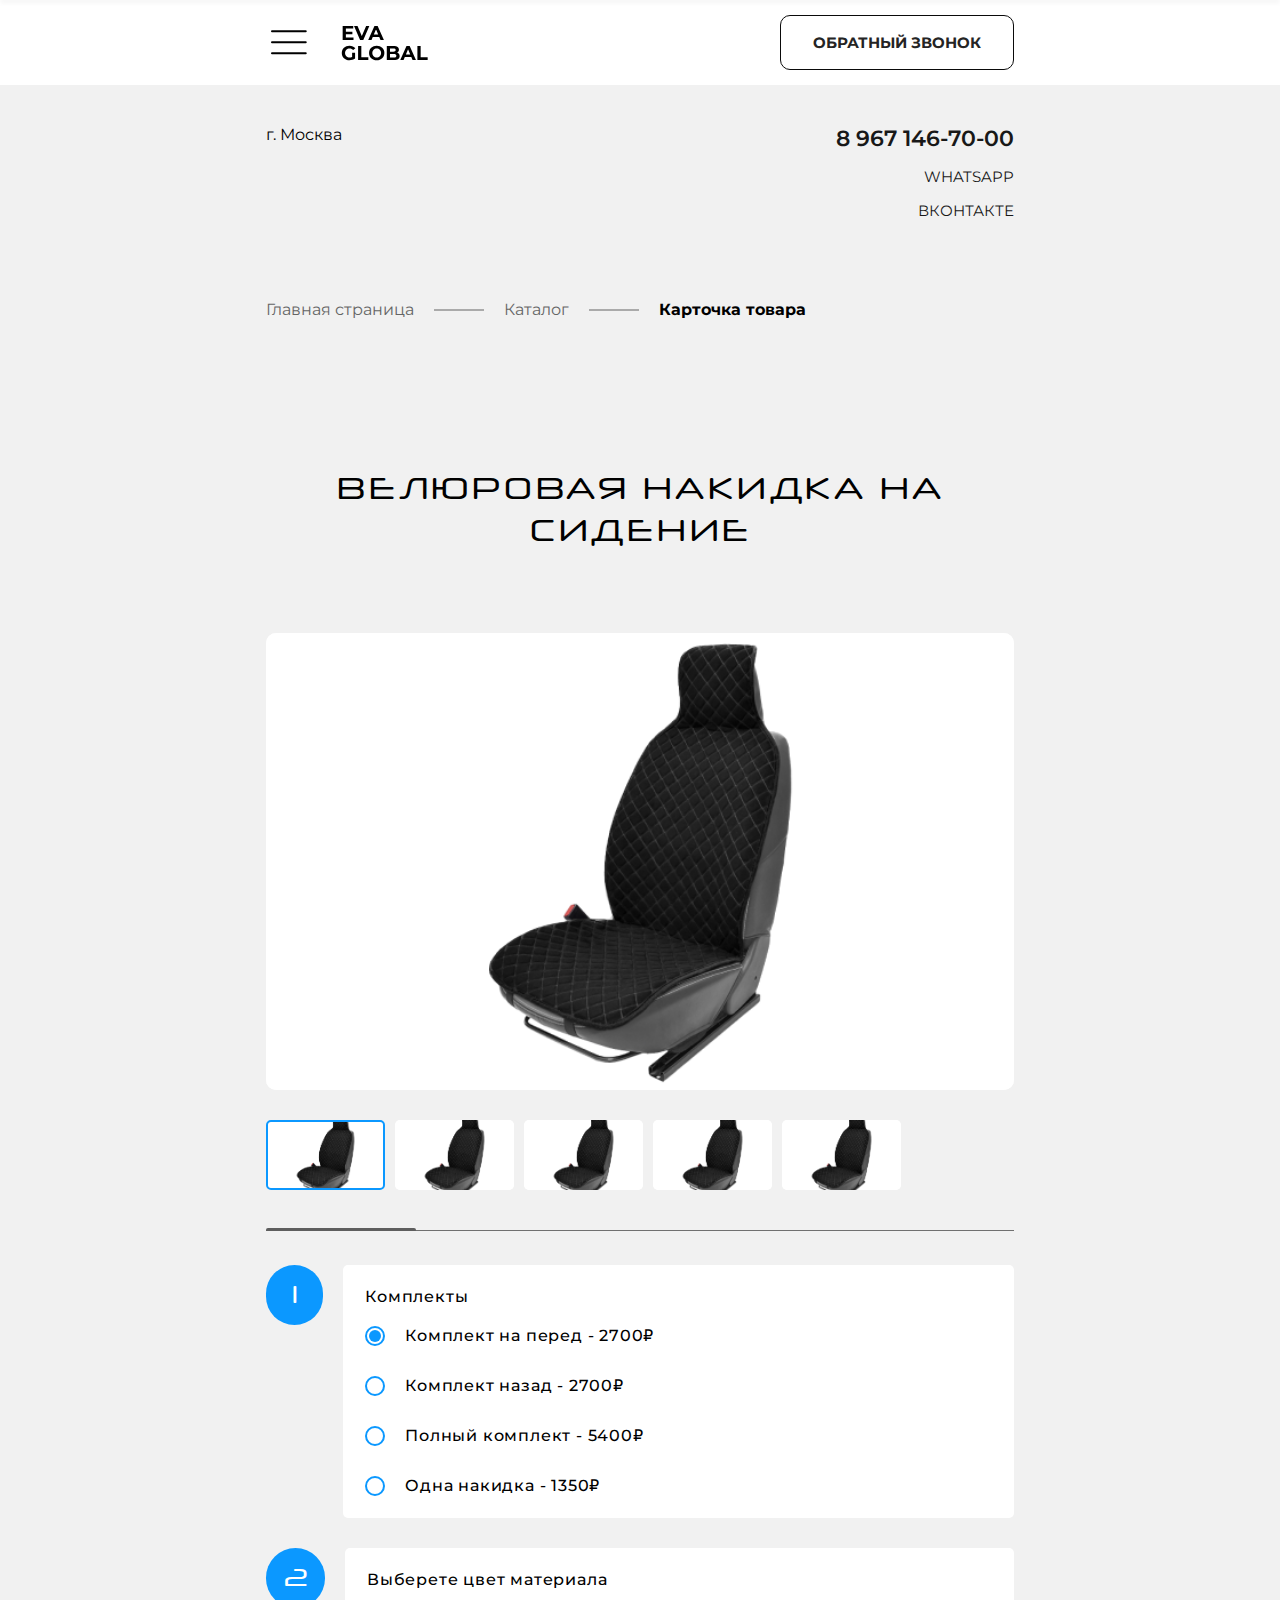
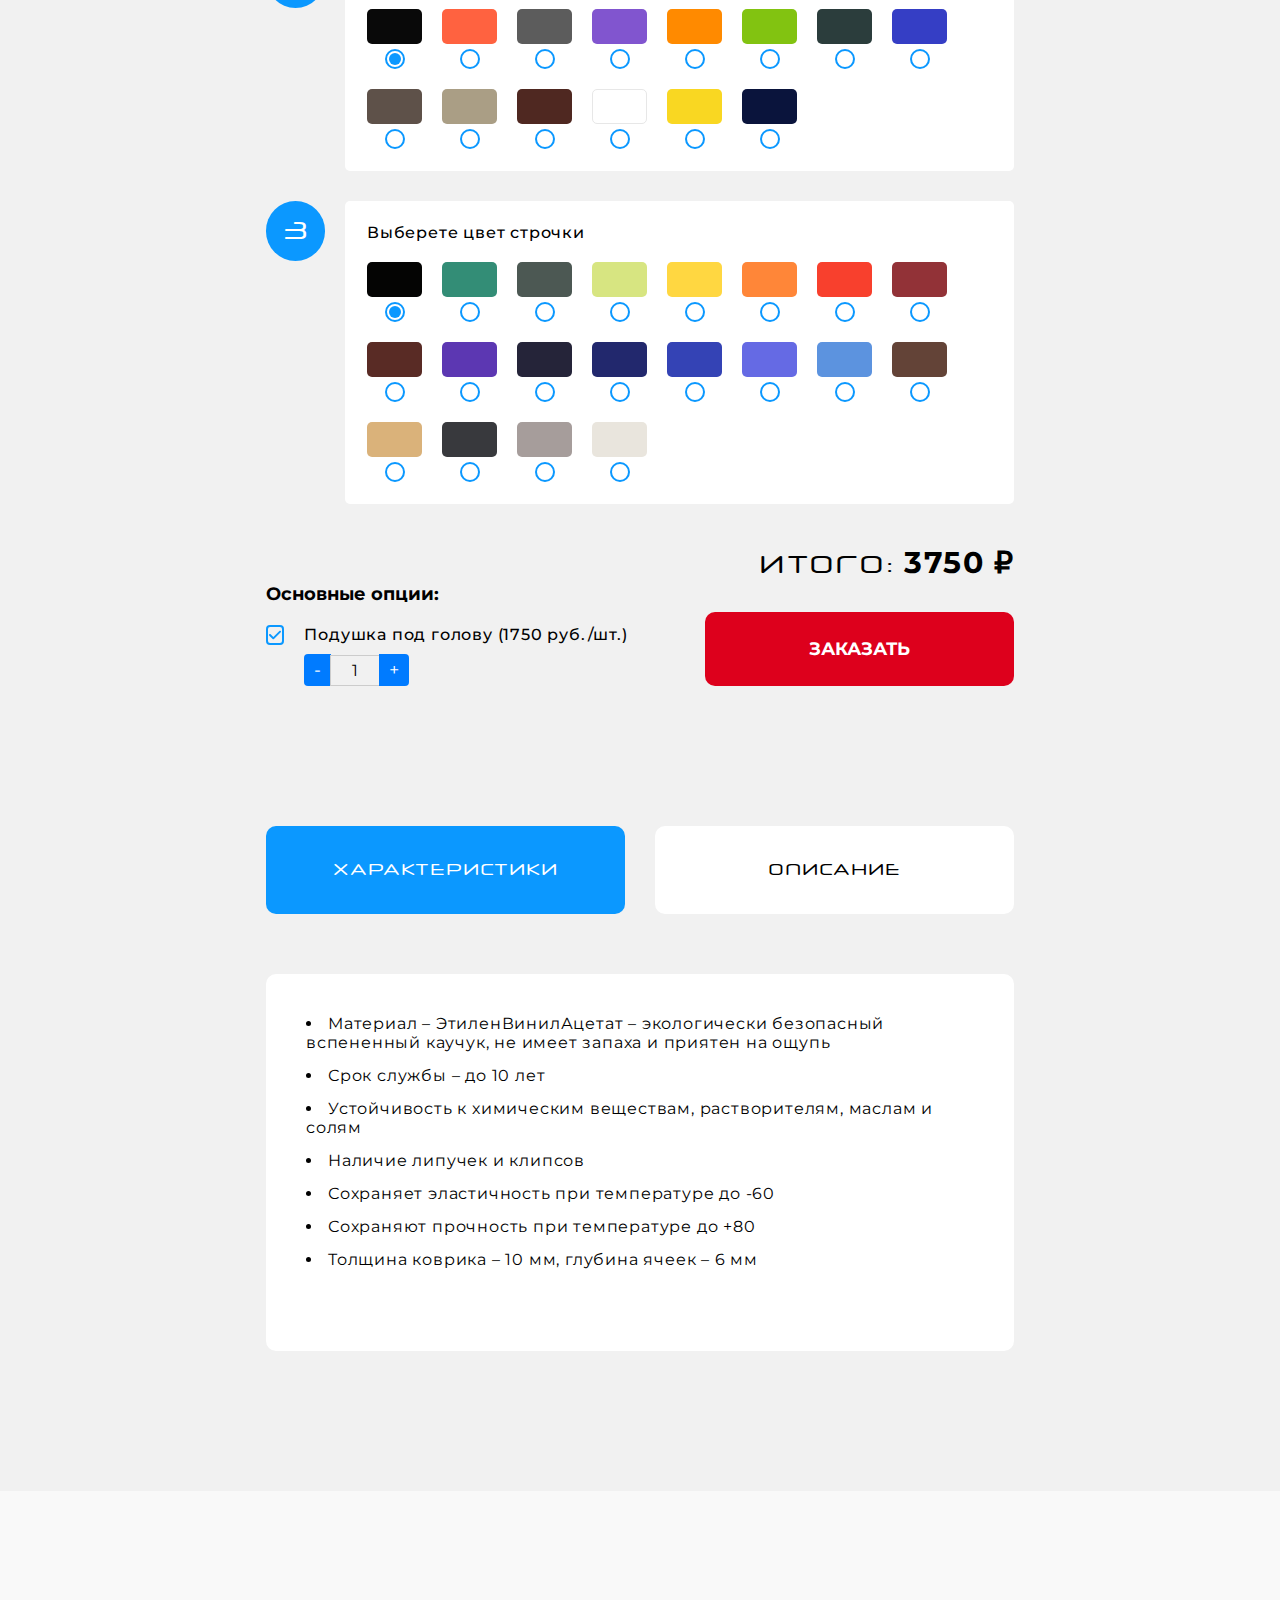
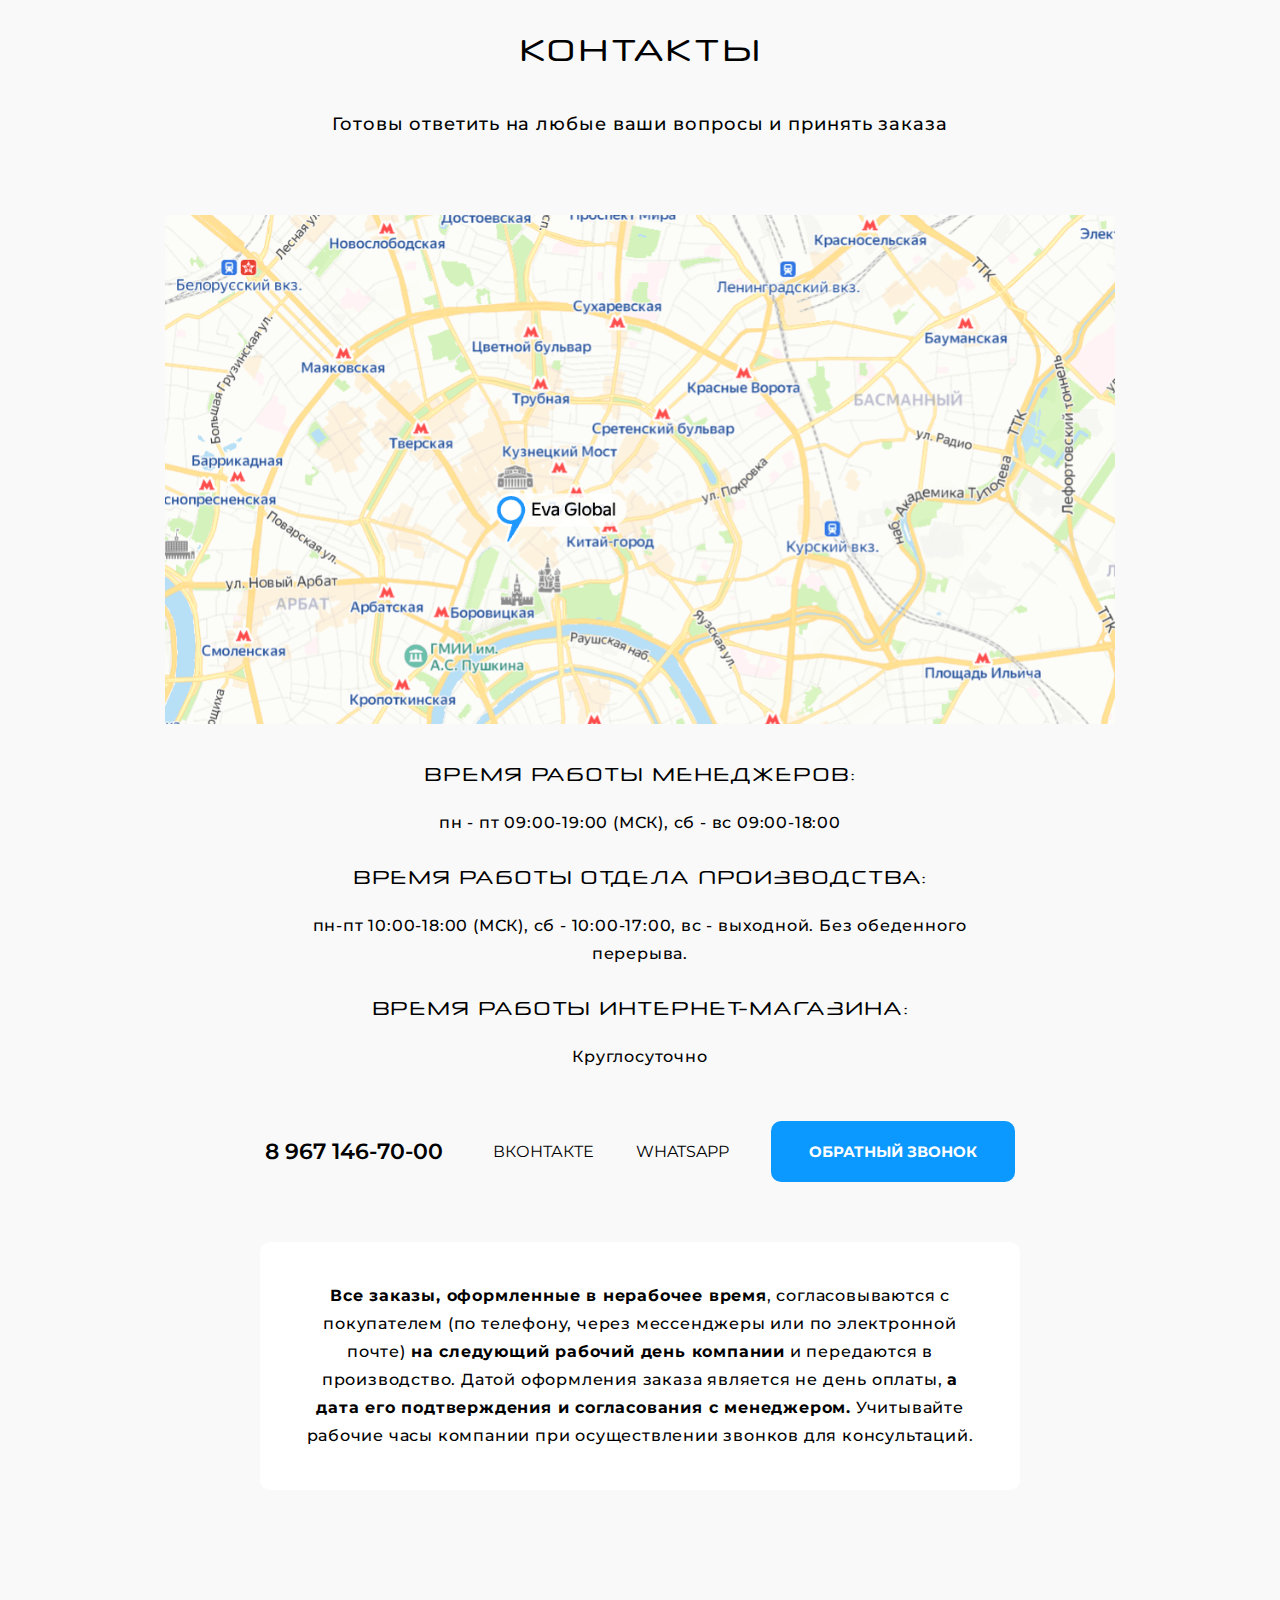
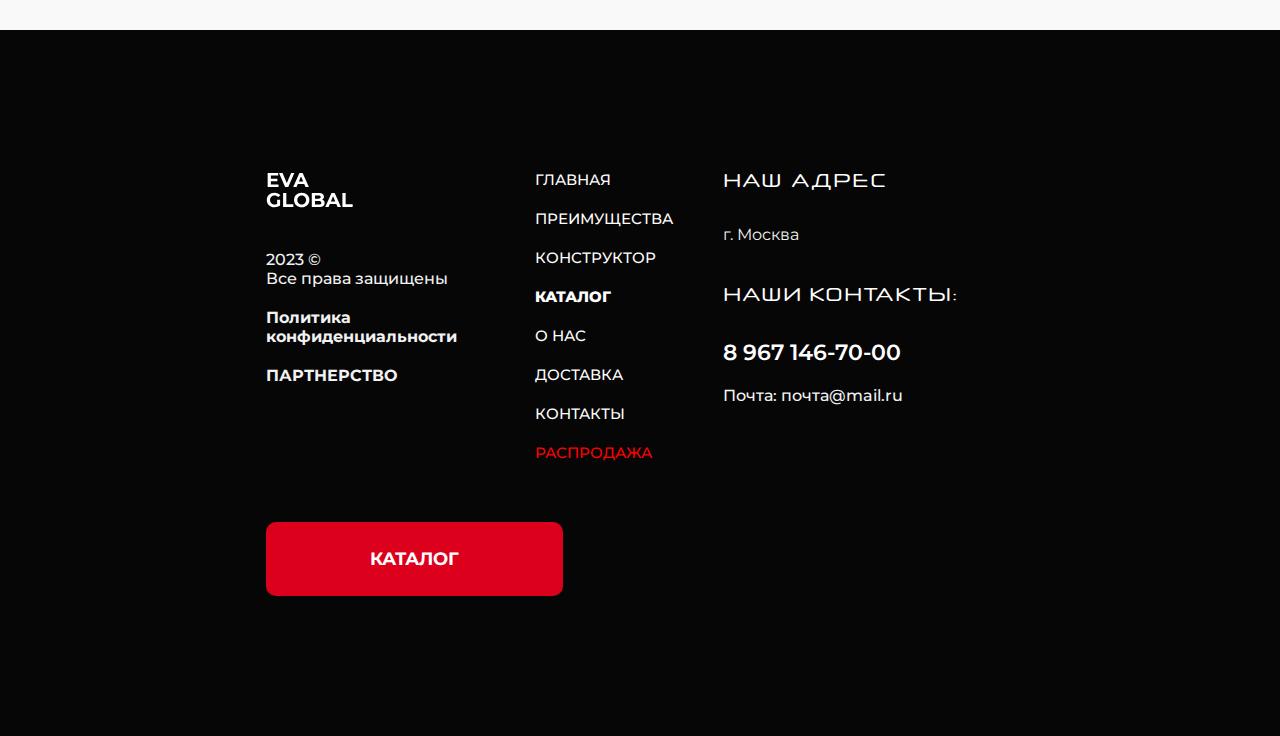
<file: product-cover.html>
<!DOCTYPE html>
<html lang="ru">
<head>
    <meta charset="UTF-8">
    <meta name="viewport" content="width=device-width, initial-scale=1.0">
    <title>велюровая накидка на сидение -  Eva Global - автомобильные EVA Коврики</title>
    
    <!-- swiper-js slider  -->
    <link rel="stylesheet" href="css/swiper-bundle.min.css"/>

    <!-- main css files  -->
    <link rel="stylesheet" href="css/reset.css">
    <link rel="stylesheet" href="css/style.css">
    <link rel="stylesheet" href="css/flexibility.css">

    <!-- favicon  -->
    <link rel="shortcut icon" href="favicon-32x32.ico" type="image/x-icon">
</head>
<body>
    <!-- Мобильное меню  -->
    <div class="mobile-menu">
        <div class="mobile-menu__column mobile-menu__column_one">
            <a href="index.html" class="mobile-menu__column_one__item">главная</a>
            <a href="index.html#benefits" class="mobile-menu__column_one__item menu-item">преимущества</a>
            <a href="index.html#constructor" class="mobile-menu__column_one__item menu-item">конструктор</a>
            <a href="catalog.html" class="mobile-menu__column_one__item active">каталог</a>
            <a href="about.html" class="mobile-menu__column_one__item">о нас</a>
            <a href="index.html#delivery-payments" class="mobile-menu__column_one__item menu-item">доставка</a>
            <a href="index.html#contacts" class="mobile-menu__column_one__item menu-item">контакты</a>
            <a href="catalog.html" class="mobile-menu__column_one__item menu-item _red">распродажа</a>
        </div>
        <div class="mobile-menu__column mobile-menu__column_two">
            <a href="tel:89671467000" class="mobile-menu__column_two__tel">8 967 146-70-00</a>
            <a href="#" class="mobile-menu__column_two__link">вконтакте</a>
            <a href="#" class="mobile-menu__column_two__link">whatsapp</a>
            <a href="index.html#contacts" class="mobile-menu__column_two__more-soc menu-item">еще контакты</a>
        </div>
        <div class="mobile-menu__column mobile-menu__column_three">
            <p class="mobile-menu__column_three__city">г. Москва</p>
        </div>
    </div>
    <!-- Кнопка скролла наверх для мобилок  -->
    <button id="scrollToTopButton" class="scroll-to-top-button"><img src="img/icons/arrow-top.svg" alt="&#8593;"></button>
    <!-- Фиксированная шапка  -->
    <div class="header fixed-header">
        <div class="container">
            <nav class="header-menu">
                <div class="header-menu__logo-and-menu-block">
                    <button class="mobile__btn">
                        <img src="img/icons/menu-burger-icon.svg" alt="Меню">
                    </button>
                    <a href="index.html" class="logo__link">
                        <img src="img/logo.svg" alt="Eva Global">
                    </a>
                    <button class="header__tel-link openModal">
                        <img src="img/icons/tel-icon.svg" alt="Позвонить">
                    </button>
                </div>
                <ul class="header-menu__list _desktop">
                    <li class="header-menu__list__item"><a href="index.html">главная</a></li>
                    <li class="header-menu__list__item"><a class="menu-item" href="index.html#benefits">преимущества</a></li>
                    <li class="header-menu__list__item"><a class="menu-item" href="index.html#constructor">конструктор</a></li>
                    <li class="header-menu__list__item active"><a href="catalog.html">каталог</a></li>
                    <li class="header-menu__list__item"><a href="about.html">о нас</a></li>
                    <li class="header-menu__list__item"><a class="menu-item" href="index.html#delivery-payments">доставка</a></li>
                    <li class="header-menu__list__item _red"><a href="catalog.html">распродажа</a></li>
                </ul>
                <button class="header__btn openModal">обратный звонок</button>
            </nav>
        </div>
    </div>
    <!-- Статичная шапка  -->
    <header class="header static-header">
        <div class="container">
            <nav class="header-menu">
                <div class="header-menu__logo-and-menu-block">
                    <button class="mobile__btn">
                        <img src="img/icons/menu-burger-icon.svg" alt="Меню">
                    </button>
                    <a href="index.html" class="logo__link">
                        <img src="img/logo.svg" alt="Eva Global">
                    </a>
                    <button class="header__tel-link openModal">
                        <img src="img/icons/tel-icon.svg" alt="Позвонить">
                    </button>
                </div>
                <ul class="header-menu__list _desktop">
                    <li class="header-menu__list__item"><a href="index.html">главная</a></li>
                    <li class="header-menu__list__item"><a class="menu-item" href="index.html#benefits">преимущества</a></li>
                    <li class="header-menu__list__item"><a class="menu-item" href="index.html#constructor">конструктор</a></li>
                    <li class="header-menu__list__item active"><a href="catalog.html">каталог</a></li>
                    <li class="header-menu__list__item"><a href="about.html">о нас</a></li>
                    <li class="header-menu__list__item"><a class="menu-item" href="index.html#delivery-payments">доставка</a></li>
                    <li class="header-menu__list__item _red"><a href="catalog.html">распродажа</a></li>
                </ul>
                <button class="header__btn openModal">обратный звонок</button>
            </nav>
        </div>
    </header>


    <section class="offer-other-page">
        <div class="container">
            <div class="offer-top offer-content">
                <p class="offer-top__address offer-top__address_other">г. Москва</p>
                <div class="offer-top__contacts">
                    <a href="#" class="offer-top__contacts__social-link offer-top__contacts__social-link_other">вконтакте</a>
                    <a href="#" class="offer-top__contacts__social-link offer-top__contacts__social-link_other">whatsapp</a>
                    <a href="tel:89671467000" class="offer-top__contacts__phone-link offer-top__contacts__phone-link_other">8 967 146-70-00</a>
                    <a href="index.html#contacts" class="offer-top__contacts__more-social menu-item offer-top__contacts__more-social_other">еще контакты</a>
                </div>
            </div>
            <div class="offer-crumbs-block">
                <a href="index.html" class="offer-crumbs-block__item _mobile">
                    <img src="img/icons/home-icon.svg" alt="Главная страница">
                </a>
                <a href="index.html" class="offer-crumbs-block__item _desktop">Главная страница</a>
                <a href="catalog.html" class="offer-crumbs-block__item">Каталог</a>
                <a href="product-cover.html" class="offer-crumbs-block__item active">Карточка товара</a>
            </div>
        </div>
    </section>
    <section class="product-section product-section-cover main">
        <div class="container">
            <h1 class="section__title section__title_main">велюровая накидка на сидение</h1>
            <div class="product-section-wrap">

                <div class="product-section-wrap__main-info">

                    <div class="product-section-wrap__main-info__gallery-wrap">
                        <div class="product-section-wrap__gallery swiper">
                            <div class="product-section-wrap__gallery_wrapper swiper-wrapper">
                                <div class="product-section-wrap__gallery__item swiper-slide">
                                    <img src="img/product-carpet-imgs/product-img-cover-1.png" alt="123">
                                </div>
                                <div class="product-section-wrap__gallery__item swiper-slide">
                                    <img src="img/product-carpet-imgs/product-img-cover-1.png" alt="123">
                                </div>
                                <div class="product-section-wrap__gallery__item swiper-slide">
                                    <img src="img/product-carpet-imgs/product-img-cover-1.png" alt="123">
                                </div>
                                <div class="product-section-wrap__gallery__item swiper-slide">
                                    <img src="img/product-carpet-imgs/product-img-cover-1.png" alt="123">
                                </div>
                                <div class="product-section-wrap__gallery__item swiper-slide">
                                    <img src="img/product-carpet-imgs/product-img-cover-1.png" alt="123">
                                </div>
                            </div>
    
                            <!-- <div class="gallery-swiper-scrollbar"></div> -->
    
                        </div>

                        <div class="product-section-wrap__gallery__thumbs swiper">
                            <div class="product-section-wrap__gallery__thumbs__wrap swiper-wrapper">
                                <div class="product-section-wrap__gallery__thumbs__item swiper-slide">
                                    <img src="img/product-carpet-imgs/product-img-cover-1.png" alt="123">
                                </div>
                                <div class="product-section-wrap__gallery__thumbs__item swiper-slide">
                                    <img src="img/product-carpet-imgs/product-img-cover-1.png" alt="123">
                                </div>
                                <div class="product-section-wrap__gallery__thumbs__item swiper-slide">
                                    <img src="img/product-carpet-imgs/product-img-cover-1.png" alt="123">
                                </div>
                                <div class="product-section-wrap__gallery__thumbs__item swiper-slide">
                                    <img src="img/product-carpet-imgs/product-img-cover-1.png" alt="123">
                                </div>
                                <div class="product-section-wrap__gallery__thumbs__item swiper-slide">
                                    <img src="img/product-carpet-imgs/product-img-cover-1.png" alt="123">
                                </div>
                            </div>

                            <div class="gallery-swiper-scrollbar"></div>
                        </div>

                    </div>
                    



                    <form id="carForm" action="#" class="product-section-wrap__options">

                        <div class="product-section-wrap__options__item">
                            <span class="num-ellipse">1</span>
                            <div class="product-section-wrap__options__item__option">
                                <span class="product-section-wrap__options__item__option__title">Комплекты</span>
                                <div class="product-section-wrap__options__item__option__content">
                                    <label class="product-section-wrap__options__item" for="coverFront">
                                        <input class="radio" type="radio" id="coverFront" name="cover_type" value="Комплект на перед" checked>
                                        <span class="custom-radio"></span>
                                        <span class="product-section-wrap__options__item__label">Комплект на перед - 2700₽</span>
                                        <span id="coverFrontPriceTag" style="display: none;">2000</span>
                                    </label>
                                    <label class="product-section-wrap__options__item" for="coverBack">
                                        <input class="radio" type="radio" id="coverBack" name="cover_type" value="Комплект назад">
                                        <span class="custom-radio"></span>
                                        <span class="product-section-wrap__options__item__label">Комплект назад - 2700₽</span>
                                        <span id="coverBackPriceTag" style="display: none;">2700</span>
                                    </label>
                                    <label class="product-section-wrap__options__item" for="coverFull">
                                        <input class="radio" type="radio" id="coverFull" name="cover_type" value="Полный комплект">
                                        <span class="custom-radio"></span>
                                        <span class="product-section-wrap__options__item__label">Полный комплект - 5400₽</span>
                                        <span id="coverFullPriceTag" style="display: none;">5400</span>
                                    </label>
                                    <label class="product-section-wrap__options__item" for="coverOne">
                                        <input class="radio" type="radio" id="coverOne" name="cover_type" value="Одна накидка">
                                        <span class="custom-radio"></span>
                                        <span class="product-section-wrap__options__item__label">Одна накидка - 1350₽</span>
                                        <span id="coverOnePriceTag" style="display: none;">1350</span>
                                    </label>
                                </div>
                            </div>
                        </div>


                        <!-- Выбор цвета Материала пк  -->
                        <div class="product-section-wrap__options__item _desktop">
                            <span class="num-ellipse">2</span>
                            <div class="product-section-wrap__options__item__option">
                                <span class="product-section-wrap__options__item__option__title">Выберете цвет материала</span>
                                <div class="product-section-wrap__options__item__option__content _colors">
                                    <div class="constructor-wrap__options__item__color-option">
                                        <label class="color-option _black" for="colorBlack"></label>
                                        <input class="radio" type="radio" id="colorBlack" name="colorBody" value="Черный" checked>
                                        <span class="custom-radio"></span>
                                    </div>
    
                                    <div class="constructor-wrap__options__item__color-option">
                                        <label class="color-option _peachy" for="colorPeachy"></label>
                                        <input class="radio" type="radio" id="colorPeachy" name="colorBody" value="Красный">
                                        <span class="custom-radio"></span>
                                    </div>
    
                                    
                                    <div class="constructor-wrap__options__item__color-option">
                                        <label class="color-option _darken-gray" for="colorDarkenGray"></label>
                                        <input class="radio" type="radio" id="colorDarkenGray" name="colorBody" value="Серый">
                                        <span class="custom-radio"></span>
                                    </div>
    
    
                                    <div class="constructor-wrap__options__item__color-option">
                                        <label class="color-option _purple" for="colorPurple"></label>
                                        <input class="radio" type="radio" id="colorPurple" name="colorBody" value="Фиолетовый">
                                        <span class="custom-radio"></span>
                                    </div>
            
    
                                    <div class="constructor-wrap__options__item__color-option">
                                        <label class="color-option _orange" for="colorOrange"></label>
                                        <input class="radio" type="radio" id="colorOrange" name="colorBody" value="Оранжевый">
                                        <span class="custom-radio"></span>
                                    </div>
    
                                    <div class="constructor-wrap__options__item__color-option">
                                        <label class="color-option _light-green" for="colorLightGreen"></label>
                                        <input class="radio" type="radio" id="colorLightGreen" name="colorBody" value="Зеленый">
                                        <span class="custom-radio"></span>
                                    </div>
    
                                    <div class="constructor-wrap__options__item__color-option">
                                        <label class="color-option _dark-green" for="colorDarkGreen"></label>
                                        <input class="radio" type="radio" id="colorDarkGreen" name="colorBody" value="Темно-зеленый">
                                        <span class="custom-radio"></span>
                                    </div>
    
                                    <div class="constructor-wrap__options__item__color-option">
                                        <label class="color-option _blue" for="colorBlue"></label>
                                        <input class="radio" type="radio" id="colorBlue" name="colorBody" value="Синий">
                                        <span class="custom-radio"></span>
                                    </div>
    
                                    <div class="constructor-wrap__options__item__color-option">
                                        <label class="color-option _light-brownish-gray" for="colorLightBrownishGray"></label>
                                        <input class="radio" type="radio" id="colorLightBrownishGray" name="colorBody" value="Коричневый">
                                        <span class="custom-radio"></span>
                                    </div>
            
                                    <div class="constructor-wrap__options__item__color-option">
                                        <label class="color-option _light-beige" for="colorLightBeige"></label>
                                        <input class="radio" type="radio" id="colorLightBeige" name="colorBody" value="Бежевый">
                                        <span class="custom-radio"></span>
                                    </div>
            
            
                                    <div class="constructor-wrap__options__item__color-option">
                                        <label class="color-option _dark-brown" for="colorDarkBrown"></label>
                                        <input class="radio" type="radio" id="colorDarkBrown" name="colorBody" value="Бордовый">
                                        <span class="custom-radio"></span>
                                    </div>
    
                                    <div class="constructor-wrap__options__item__color-option">
                                        <label class="color-option _white _border" for="colorWhite"></label>
                                        <input class="radio" type="radio" id="colorWhite" name="colorBody" value="Белый">
                                        <span class="custom-radio"></span>
                                    </div>
    
                                    <div class="constructor-wrap__options__item__color-option">
                                        <label class="color-option _yellow" for="colorYellow"></label>
                                        <input class="radio" type="radio" id="colorYellow" name="colorBody" value="Желтый">
                                        <span class="custom-radio"></span>
                                    </div>
            
            
                                    <div class="constructor-wrap__options__item__color-option">
                                        <label class="color-option _dark-blue" for="colorDarkBlue"></label>
                                        <input class="radio" type="radio" id="colorDarkBlue" name="colorBody" value="Темно-синий">
                                        <span class="custom-radio"></span>
                                    </div>
                                </div>
                            </div>
                        </div>
                        <!-- Выбор цвета канта пк  -->
                        <div class="product-section-wrap__options__item _desktop">
                            <span class="num-ellipse">3</span>
                            <div class="product-section-wrap__options__item__option">
                                <span class="product-section-wrap__options__item__option__title">Выберете цвет строчки</span>
                                <div class="product-section-wrap__options__item__option__content _colors">
                                    
                                    <div class="constructor-wrap__options__item__color-option">
                                        <label class="color-option _cant-black" for="colorCantBlack"></label>
                                        <input class="radio" type="radio" id="colorCantBlack" name="colorCant" value="Черный" checked>
                                        <span class="custom-radio"></span>
                                    </div>

                                    <div class="constructor-wrap__options__item__color-option">
                                        <label class="color-option _cant-chartreuse" for="colorCantСhartreuse"></label>
                                        <input class="radio" type="radio" id="colorCantСhartreuse" name="colorCant" value="Ярко-зелёный">
                                        <span class="custom-radio"></span>
                                    </div>
                                    
                                    <div class="constructor-wrap__options__item__color-option">
                                        <label class="color-option _cant-feldgrau" for="colorCantFeldgrau"></label>
                                        <input class="radio" type="radio" id="colorCantFeldgrau" name="colorCant" value="Темно-зелёный">
                                        <span class="custom-radio"></span>
                                    </div>

                                    <div class="constructor-wrap__options__item__color-option">
                                        <label class="color-option _cant-light-yellow" for="colorCantLightYellow"></label>
                                        <input class="radio" type="radio" id="colorCantLightYellow" name="colorCant" value="Салатовый">
                                        <span class="custom-radio"></span>
                                    </div>

                                    <div class="constructor-wrap__options__item__color-option">
                                        <label class="color-option _cant-yellow" for="colorCantYellow"></label>
                                        <input class="radio" type="radio" id="colorCantYellow" name="colorCant" value="Желтый">
                                        <span class="custom-radio"></span>
                                    </div>

                                    <div class="constructor-wrap__options__item__color-option">
                                        <label class="color-option _cant-orange" for="colorCantOrange"></label>
                                        <input class="radio" type="radio" id="colorCantOrange" name="colorCant" value="Оранжевый">
                                        <span class="custom-radio"></span>
                                    </div>

                                    <div class="constructor-wrap__options__item__color-option">
                                        <label class="color-option _cant-red" for="colorCantRed"></label>
                                        <input class="radio" type="radio" id="colorCantRed" name="colorCant" value="Красный">
                                        <span class="custom-radio"></span>
                                    </div>

                                    <div class="constructor-wrap__options__item__color-option">
                                        <label class="color-option _cant-maroon" for="colorCantMaroon"></label>
                                        <input class="radio" type="radio" id="colorCantMaroon" name="colorCant" value="Бордовый">
                                        <span class="custom-radio"></span>
                                    </div>

                                    <div class="constructor-wrap__options__item__color-option">
                                        <label class="color-option _cant-dark-brown" for="colorCantDarkBrown"></label>
                                        <input class="radio" type="radio" id="colorCantDarkBrown" name="colorCant" value="Темно-бордовый">
                                        <span class="custom-radio"></span>
                                    </div>

                                    <div class="constructor-wrap__options__item__color-option">
                                        <label class="color-option _cant-purple" for="colorCantPurple"></label>
                                        <input class="radio" type="radio" id="colorCantPurple" name="colorCant" value="Фиолетовый">
                                        <span class="custom-radio"></span>
                                    </div>

                                    <div class="constructor-wrap__options__item__color-option">
                                        <label class="color-option _cant-light-black" for="colorCantLightBlack"></label>
                                        <input class="radio" type="radio" id="colorCantLightBlack" name="colorCant" value="Темно-синий">
                                        <span class="custom-radio"></span>
                                    </div>

                                    <div class="constructor-wrap__options__item__color-option">
                                        <label class="color-option _cant-dark-blue" for="colorCantDarkBlue"></label>
                                        <input class="radio" type="radio" id="colorCantDarkBlue" name="colorCant" value="Синий">
                                        <span class="custom-radio"></span>
                                    </div>
                                    

                                    <div class="constructor-wrap__options__item__color-option">
                                        <label class="color-option _cant-blue" for="colorCantBlue"></label>
                                        <input class="radio" type="radio" id="colorCantBlue" name="colorCant" value="Ярко-синий">
                                        <span class="custom-radio"></span>
                                    </div>

                                    <div class="constructor-wrap__options__item__color-option">
                                        <label class="color-option _cant-lilac" for="colorCantLilac"></label>
                                        <input class="radio" type="radio" id="colorCantLilac" name="colorCant" value="Лиловый">
                                        <span class="custom-radio"></span>
                                    </div>

                                    <div class="constructor-wrap__options__item__color-option">
                                        <label class="color-option _cant-celestial" for="colorCantCelestial"></label>
                                        <input class="radio" type="radio" id="colorCantCelestial" name="colorCant" value="Голубой">
                                        <span class="custom-radio"></span>
                                    </div>

                                    <div class="constructor-wrap__options__item__color-option">
                                        <label class="color-option _cant-brown" for="colorCantBrown"></label>
                                        <input class="radio" type="radio" id="colorCantBrown" name="colorCant" value="Коричневый">
                                        <span class="custom-radio"></span>
                                    </div>

                                    <div class="constructor-wrap__options__item__color-option">
                                        <label class="color-option _cant-yellowish-gray" for="colorCantYellowishGray"></label>
                                        <input class="radio" type="radio" id="colorCantYellowishGray" name="colorCant" value="Бежевый">
                                        <span class="custom-radio"></span>
                                    </div>

                                    <div class="constructor-wrap__options__item__color-option">
                                        <label class="color-option _cant-granite-gray" for="colorCantGraniteGray"></label>
                                        <input class="radio" type="radio" id="colorCantGraniteGray" name="colorCant" value="Темно-серый">
                                        <span class="custom-radio"></span>
                                    </div>

                                    <div class="constructor-wrap__options__item__color-option">
                                        <label class="color-option _cant-pearlescent-light-gray" for="colorCantPearlescentLightGray"></label>
                                        <input class="radio" type="radio" id="colorCantPearlescentLightGray" name="colorCant" value="Светло-серый">
                                        <span class="custom-radio"></span>
                                    </div>

                                    <div class="constructor-wrap__options__item__color-option">
                                        <label class="color-option _cant-timber-wolf" for="colorCantTimberWolf"></label>
                                        <input class="radio" type="radio" id="colorCantTimberWolf" name="colorCant" value="Белый">
                                        <span class="custom-radio"></span>
                                    </div>

                                </div>
                            </div>
                        </div>



                        <!-- Выбор цвета коврика мобильные  -->
                        <div class="constructor-wrap__options__item _mobile constructor-wrap__options__item_select _product">
                            <span class="num-ellipse">2</span>
                            <div class="custom-select car-model-select _product" data-input-name="mobile_body_color">
                                <div class="select-selected _product">Выберете цвет материала</div>
                                <div class="select-items select-hide">

                                    <div class="select-items__item" data-value="Черный" id="colorBlack" data-label="Черный">
                                        <span>Черный</span>
                                        <label class="color-option _black" for="colorBlack"></label>
                                    </div>

                                    <div class="select-items__item" data-value="Красный" id="colorPeachy" data-label="Красный">
                                        <span>Красный</span>
                                        <label class="color-option _peachy" for="colorPeachy"></label>
                                    </div>

                                    <div class="select-items__item" data-value="Серый" id="colorDarkenGray" data-label="Серый">
                                        <span>Серый</span>
                                        <label class="color-option _darken-gray" for="colorDarkenGray"></label>
                                    </div>

                                    <div class="select-items__item" data-value="Фиолетовый" id="colorPurple" data-label="Фиолетовый">
                                        <span>Фиолетовый</span>
                                        <label class="color-option _purple" for="colorPurple"></label>
                                    </div>

                                    <div class="select-items__item" data-value="Оранжевый" id="colorOrange" data-label="Оранжевый">
                                        <span>Оранжевый</span>
                                        <label class="color-option _orange" for="colorOrange"></label>
                                    </div>

                                    <div class="select-items__item" data-value="Зеленый" id="colorLightGreen" data-label="Зеленый">
                                        <span>Зеленый</span>
                                        <label class="color-option _light-green" for="colorLightGreen"></label>
                                    </div>

                                    <div class="select-items__item" data-value="Темно-зеленый" id="colorDarkGreen" data-label="Темно-зеленый">
                                        <span>Темно-зеленый</span>
                                        <label class="color-option _dark-green" for="colorDarkGreen"></label>
                                    </div>

                                    <div class="select-items__item" data-value="Синий" id="colorBlue" data-label="Синий">
                                        <span>Синий</span>
                                        <label class="color-option _blue" for="colorBlue"></label>
                                    </div>

                                    <div class="select-items__item" data-value="Коричневый" id="colorLightBrownishGray" data-label="Коричневый">
                                        <span>Коричневый</span>
                                        <label class="color-option _light-brownish-gray" for="colorLightBrownishGray"></label>
                                    </div>

                                    <div class="select-items__item" data-value="Бежевый" id="colorLightBeige" data-label="Бежевый">
                                        <span>Бежевый</span>
                                        <label class="color-option _light-beige" for="colorLightBeige"></label>
                                    </div>

                                    <div class="select-items__item" data-value="Бордовый" id="colorDarkBrown" data-label="Бордовый">
                                        <span>Бордовый</span>
                                        <label class="color-option _dark-brown" for="colorDarkBrown"></label>
                                    </div>
                                    
                                    <div class="select-items__item" data-value="Белый" id="colorWhite" data-label="Белый">
                                        <span>Белый</span>
                                        <label class="color-option _white" for="colorWhite"></label>
                                    </div>

                                    <div class="select-items__item" data-value="Желтый" id="colorYellow" data-label="Желтый">
                                        <span>Желтый</span>
                                        <label class="color-option _yellow" for="colorYellow"></label>
                                    </div>

                                    <div class="select-items__item" data-value="Темно-синий" id="colorDarkBlue" data-label="Темно-синий">
                                        <span>Темно-синий</span>
                                        <label class="color-option _dark-blue" for="colorDarkBlue"></label>
                                    </div>
                                    
                                </div>
                            </div>
                            <input type="hidden" name="mobile_body_color" value="">
                        </div>
                        <!-- Выбор цвета канта мобильные  -->
                        <div class="constructor-wrap__options__item _mobile constructor-wrap__options__item_select _product">
                            <span class="num-ellipse">3</span>
                            <div class="custom-select car-model-select _product" data-input-name="mobile_cant_color">
                                <div class="select-selected _product">Выберете цвет строчки</div>
                                <div class="select-items select-hide">

                                    <div class="select-items__item data-value="colorCantBlack" id="Черный" data-label="Черный">
                                        <span>Черный</span>
                                        <label class="color-option _cant-black" for="colorCantBlack"></label>
                                    </div>

                                    <div class="select-items__item" data-value="Ярко-зелёный" id="colorCantСhartreuse" data-label="Ярко-зелёный">
                                        <span>Ярко-зелёный</span>
                                        <label class="color-option _cant-chartreuse" for="colorCantСhartreuse"></label>
                                    </div>

                                    <div class="select-items__item" data-value="Темно-зелёный" id="colorCantFeldgrau" data-label="Темно-зелёный">
                                        <span>Темно-зелёный</span>
                                        <label class="color-option _cant-feldgrau" for="colorCantFeldgrau"></label>
                                    </div>

                                    <div class="select-items__item" data-value="Салатовый" id="colorCantLightYellow" data-label="Салатовый">
                                        <span>Салатовый</span>
                                        <label class="color-option _cant-light-yellow" for="colorCantLightYellow"></label>
                                    </div>

                                    <div class="select-items__item" data-value="Желтый" id="colorCantYellow" data-label="Желтый">
                                        <span>Желтый</span>
                                        <label class="color-option _cant-yellow" for="colorCantYellow"></label>
                                    </div>

                                    <div class="select-items__item" data-value="Оранжевый" id="colorCantOrange" data-label="Оранжевый">
                                        <span>Оранжевый</span>
                                        <label class="color-option _cant-orange" for="colorCantOrange"></label>
                                    </div>

                                    <div class="select-items__item" data-value="Красный" id="colorCantRed" data-label="Красный">
                                        <span>Красный</span>
                                        <label class="color-option _cant-red" for="colorCantRed"></label>
                                    </div>

                                    <div class="select-items__item" data-value="Бордовый" id="colorCantMaroon" data-label="Бордовый">
                                        <span>Бордовый</span>
                                        <label class="color-option _cant-maroon" for="colorCantMaroon"></label>
                                    </div>
                                    
                                    <div class="select-items__item" data-value="Темно-бордовый" id="colorCantDarkBrown" data-label="Темно-бордовый">
                                        <span>Темно-бордовый</span>
                                        <label class="color-option _cant-dark-brown" for="colorCantDarkBrown"></label>
                                    </div>
                                    
                                    <div class="select-items__item" data-value="Фиолетовый" id="colorCantPurple" data-label="Фиолетовый">
                                        <span>Фиолетовый</span>
                                        <label class="color-option _cant-purple" for="colorCantPurple"></label>
                                    </div>

                                    <div class="select-items__item" data-value="Темно-синий" id="colorCantLightBlack" data-label="Темно-синий">
                                        <span>Темно-синий</span>
                                        <label class="color-option _cant-light-black" for="colorCantLightBlack"></label>
                                    </div>
                                    
                                    <div class="select-items__item" data-value="Синий" id="colorCantDarkBlue" data-label="Синий">
                                        <span>Синий</span>
                                        <label class="color-option _light-green" for="colorCantDarkBlue"></label>
                                    </div>

                                    <div class="select-items__item" data-value="Ярко-синий" id="colorCantBlue" data-label="Ярко-синий">
                                        <span>Ярко-синий</span>
                                        <label class="color-option _cant-blue" for="colorCantBlue"></label>
                                    </div>

                                    <div class="select-items__item" data-value="Лиловый" id="colorCantLilac" data-label="Лиловый">
                                        <span>Лиловый</span>
                                        <label class="color-option _cant-lilac" for="colorCantLilac"></label>
                                    </div>

                                    <div class="select-items__item" data-value="Голубой" id="colorCantCelestial" data-label="Голубой">
                                        <span>Голубой</span>
                                        <label class="color-option _cant-celestial" for="colorCantCelestial"></label>
                                    </div>

                                    <div class="select-items__item" data-value="Коричневый" id="colorCantBrown" data-label="Коричневый">
                                        <span>Коричневый</span>
                                        <label class="color-option _cant-brown" for="colorCantBrown"></label>
                                    </div>

                                    <div class="select-items__item" data-value="Бежевый" id="colorCantYellowishGray" data-label="Бежевый">
                                        <span>Бежевый</span>
                                        <label class="color-option _cant-yellowish-gray" for="colorCantYellowishGray"></label>
                                    </div>

                                    <div class="select-items__item" data-value="Темно-серый" id="colorCantGraniteGray" data-label="Темно-серый">
                                        <span>Темно-серый</span>
                                        <label class="color-option _cant-granite-gray" for="colorCantGraniteGray"></label>
                                    </div>

                                    <div class="select-items__item" data-value="Светло-серый" id="colorCantTimberWolf" data-label="Светло-серый">
                                        <span>Светло-серый</span>
                                        <label class="color-option _cant-timber-wolf" for="colorCantTimberWolf"></label>
                                    </div>

                                    
                                    
                                </div>
                            </div>
                            <input type="hidden" name="mobile_cant_color" value="">
                        </div>
                        


                        

                        <!-- Скрытые инпуты опций  -->
                        <input type="hidden" id="coverPillowHiden" name="cover_pillow_hiden" value="on">
                        <input type="hidden" id="coverPillowNumHiden" name="cover_pillow_num_hiden" value="1">

                        <!-- Модальное окно заказа -->
                        <div id="modalOrder" class="modal">
                            <div class="modal-content">
                                <span id="closeModalOrderBtn" class="modal-close"><img src="img/icons/modal-close-icon.svg" alt="X"></span>
                                <h2 class="section__title section__title_modal">Заполните форму</h2>
                                <form action="#" class="modal-content__container">
                                    <div class="modal__input__wrap">
                                        <span class="modal__input__wrap__number num-ellipse">1</span>
                                        <input class="modal__input" type="text" name="user_name" placeholder="Ваше имя">
                                    </div>
                                    <div class="modal__input__wrap">
                                        <span class="modal__input__wrap__number num-ellipse">2</span>
                                        <input class="modal__input" type="tel" name="user_phone" placeholder="Номер телефона">
                                    </div>
                                    <div class="modal__input__wrap">
                                        <span class="modal__input__wrap__number num-ellipse">3</span>
                                        <textarea class="modal__input modal_textarea" name="user_comment" id="user_comment" placeholder="Комментарий"></textarea>
                                    </div>
                                    <button type="submit" class="btn-red modal__btn _order">отправить</button>
                                    <p class="modal__policy-text _order">Соглашаюсь на обработку персональных данных</p>
                                </form>
                                
                            </div>
                        </div>
                    </form>
                </div>
                <div class="product-section-wrap__tarifs">
                    <div class="product-section-wrap__tarifs__pay">
                        <p class="product-section-wrap__tarifs__pay__price-tag"><span>Итого: </span><output id="productPriceTag" name="total-price">0</output> ₽</p>
                        <button type="button" class="product-section-wrap__tarifs__btn btn-red openModalOrderBtn">заказать</button>
                    </div>
                    <div class="product-section-wrap__tarifs__options">

                        <div class="product-section-wrap__tarifs__options__main _with-side _options-sides active">
                            <h3 class="product-section-wrap__options__title">Основные опции:</h3>
                            <label class="product-section-wrap__options__item _cover" for="coverPillow">
                                <input class="radio" type="checkbox" id="coverPillow" name="cover_pillow" checked>
                                <span class="custom-checkbox"></span>
                                <div class="product-section-wrap__options__item__wrap">
                                    <span class="product-section-wrap__options__item__label">Подушка под голову (1750 руб./шт.)</span>
                                    <span id="coverPillowPriceTag" style="display: none;">1750</span>
                                    <div class="custom-counter">
                                        <button class="counter-button decrement">-</button>
                                        <input id="coverPillowNum" name="cover_pillow_num" type="text" class="counter-input" value="1" min="1" max="8">
                                        <button class="counter-button increment">+</button>
                                    </div>
                                </div>
                            </label>
                            
                        </div>
                    </div>
                </div>
                



                <div class="product-section-wrap__desc">
                    <div class="product-section-wrap__desc__tabs tabs">
                        <div class="product-section-wrap__desc__tab tab-button active" data-tab="character">характеристики</div>
                        <div class="product-section-wrap__desc__tab tab-button" data-tab="description">описание</div>
                    </div>

                    <div id="character" class="catalog-wrap__body product-section-wrap__desc__body tab-content active">
                        <ul class="product-section-wrap__desc__list">
                            <li class="product-section-wrap__desc__list__item">Материал – ЭтиленВинилАцетат – экологически безопасный вспененный каучук, не имеет запаха и приятен на ощупь</li>
                            <li class="product-section-wrap__desc__list__item">Срок службы – до 10 лет</li>
                            <li class="product-section-wrap__desc__list__item">Устойчивость к химическим веществам, растворителям, маслам и солям</li>
                            <li class="product-section-wrap__desc__list__item">Наличие липучек и клипсов</li>
                            <li class="product-section-wrap__desc__list__item">Сохраняет эластичность при температуре до -60</li>
                            <li class="product-section-wrap__desc__list__item">Сохраняют прочность при температуре до +80</li>
                            <li class="product-section-wrap__desc__list__item">Толщина коврика – 10 мм, глубина ячеек – 6 мм</li>
                        </ul>
                    </div>
                    <div id="description" class="catalog-wrap__body product-section-wrap__desc__body tab-content">
                        <p class="product-section-wrap__desc__body__text">
                            Все накидки внимательно отшиты нашими квалифицированными швеями. На таких накидках, в отличие от аналогов, не расходятся швы, а значит, они не теряют форму после стирок. Каждая такая накидка уникальна и единственна в своем роде.
                            <br>
                            Материал гипоаллергенен и не выделяет вредных испарений. 
                            <br>
                            Простая установка за 3 минуты — накидки не скользят по сиденью, а сидят точно по форме. Мы позаботились о том, чтобы установка была быстрой и легкой.
                            <br>
                            Не только скрывают потертости, но и защищают сиденья от ног пассажиров. Больше не нужно оттирать грязные подтеки с обивки
                        </p>
                    </div>
                </div>
                
            </div>
        </div>
    </section>






    <section id="contacts" class="contacts _white">
        <div class="container-second">
            <h2 class="section__title">контакты</h2>
            <p class="section__text">Готовы ответить на любые ваши вопросы и принять заказа</p>
            <div class="contacts__wrap">
                <div class="contacts__wrap__map">
                    <div id="yamap"></div>
                </div>
                <div class="contacts__wrap__info">
                    <div class="contacts__wrap__info__item">
                        <h3 class="contacts__wrap__info__item__title">Время работы менеджеров:</h3>
                        <p class="contacts__wrap__info__item__text">пн - пт 09:00-19:00 (МСК), сб - вс 09:00-18:00</p>
                    </div>
                    <div class="contacts__wrap__info__item">
                        <h3 class="contacts__wrap__info__item__title">Время работы отдела производства:</h3>
                        <p class="contacts__wrap__info__item__text">пн-пт 10:00-18:00 (МСК), сб - 10:00-17:00, вс - выходной. Без обеденного перерыва.</p>
                    </div>
                    <div class="contacts__wrap__info__item">
                        <h3 class="contacts__wrap__info__item__title">Время работы интернет-магазина:</h3>
                        <p class="contacts__wrap__info__item__text">Круглосуточно</p>
                    </div>
                    <div class="contacts__wrap__info__social">
                        <a href="tel:89671467000" class="contacts__wrap__info__social__tel">8 967 146-70-00</a>
                        <div class="contacts__wrap__info__social__messengers">
                            <a href="#" class="contacts__wrap__info__social__messengers__link">вконтакте</a>
                            <a href="#" class="contacts__wrap__info__social__messengers__link">whatsapp</a>
                            <button class="btn-blue contacts__wrap__info__social__messengers__btn openModal">обратный звонок</button>
                        </div>
                    </div>

                </div>
            </div>
        </div>
        <div class="container-second _mobilee">
            <div class="contacts__hint-block">
                <p class="contacts__hint-block__text">
                    <strong>Все заказы, оформленные в нерабочее время</strong>, согласовываются с покупателем (по телефону, через мессенджеры или по электронной почте) <strong>на следующий рабочий день компании</strong> и передаются в производство. Датой оформления заказа является не день оплаты, <strong>а дата его подтверждения и согласования с менеджером.</strong> Учитывайте рабочие часы компании при осуществлении звонков для консультаций.
                </p>
            </div>
        </div>
    </section>
    <footer class="footer">
        <div class="container">
            <div class="footer__wrap">

                <div class="footer__wrap__column footer__wrap__column_company-links">
                    <a href="index.html" class="footer__logo-link">
                        <img src="img/logo-white.svg" alt="EVA GLOBAL">
                    </a>
                    <p class="footer__policy-text">2023 ©<br>Все права защищены</p>
                    <a href="policy.html" target="_blank" class="footer__policy-link footer-link-hover">Политика конфиденциальности</a>
                    <a href="partnership.html" target="_blank" class="footer__partnership-link footer-link-hover">партнерство</a>
                </div>

                <div class="footer__wrap__column footer__wrap__column_navigation">
                    <a href="index.html" class="footer__wrap__column_navigation__item footer-link-hover">главная</a>
                    <a href="index.html#benefits" class="menu-item footer__wrap__column_navigation__item footer-link-hover">преимущества</a>
                    <a href="index.html#constructor" class="menu-item footer__wrap__column_navigation__item footer-link-hover">конструктор</a>
                    <a href="catalog.html" class="footer__wrap__column_navigation__item footer-link-hover active">каталог</a>
                    <a href="about.html" class="footer__wrap__column_navigation__item footer-link-hover">о нас</a>
                    <a href="index.html#delivery-payments" class="menu-item footer__wrap__column_navigation__item footer-link-hover">доставка</a>
                    <a href="index.html#contacts" class="menu-item footer__wrap__column_navigation__item footer-link-hover">контакты</a>
                    <a href="catalog.html" class="footer__wrap__column_navigation__item _red footer-link-hover">распродажа</a>
                </div>

                <div class="footer__wrap__column footer__wrap__column_company-info">
                    <div class="footer__wrap__column_company-info__block">
                        <h4 class="footer__wrap__column_company-info__title">наш адрес</h4>
                        <p class="footer__wrap__column_company-info__text">г. Москва</p>
                    </div>
                    <div class="footer__wrap__column_company-info__block">
                        <h4 class="footer__wrap__column_company-info__title">наши контакты:</h4>
                        <a href="tel:89671467000" class="footer__wrap__column_company-info__block__tel footer-link-hover">8 967 146-70-00</a>
                        <a href="mailto:test@gmail.com" class="footer__wrap__column_company-info__block__mail footer-link-hover">Почта: почта@mail.ru</a>
                    </div>
                </div>

                <div class="footer__wrap__column footer__wrap__column_btn">
                    <a href="catalog.html" class="btn-red">каталог</a>
                </div>

            </div>
        </div>
    </footer>

    <!-- Модальное окно обратного зовнка -->
    <div id="modal" class="modal">
        <div class="modal-content">
            <span id="modalCloseBtn" class="modal-close"><img src="img/icons/modal-close-icon.svg" alt="X"></span>
            <h2 class="section__title section__title_modal">закажите обратный звонок</h2>
            <form action="#" class="modal-content__container">
                <div class="modal__input__wrap">
                    <span class="modal__input__wrap__number num-ellipse">1</span>
                    <input class="modal__input" type="text" name="user_name" placeholder="Ваше имя">
                </div>
                <div class="modal__input__wrap">
                    <span class="modal__input__wrap__number num-ellipse">2</span>
                    <input class="modal__input" type="tel" name="user_phone" placeholder="Номер телефона">
                </div>
                <button type="submit" class="btn-red modal__btn">отправить</button>
                <p class="modal__policy-text">Соглашаюсь на обработку персональных данных</p>
            </form>
            
        </div>
    </div>

    

    


    

    
    <script src="js/swiper-bundle.min.js"></script>
    <script src="js/fslightbox.js"></script>
    <script src="js/main.js"></script>
</body>
</html>
</file>
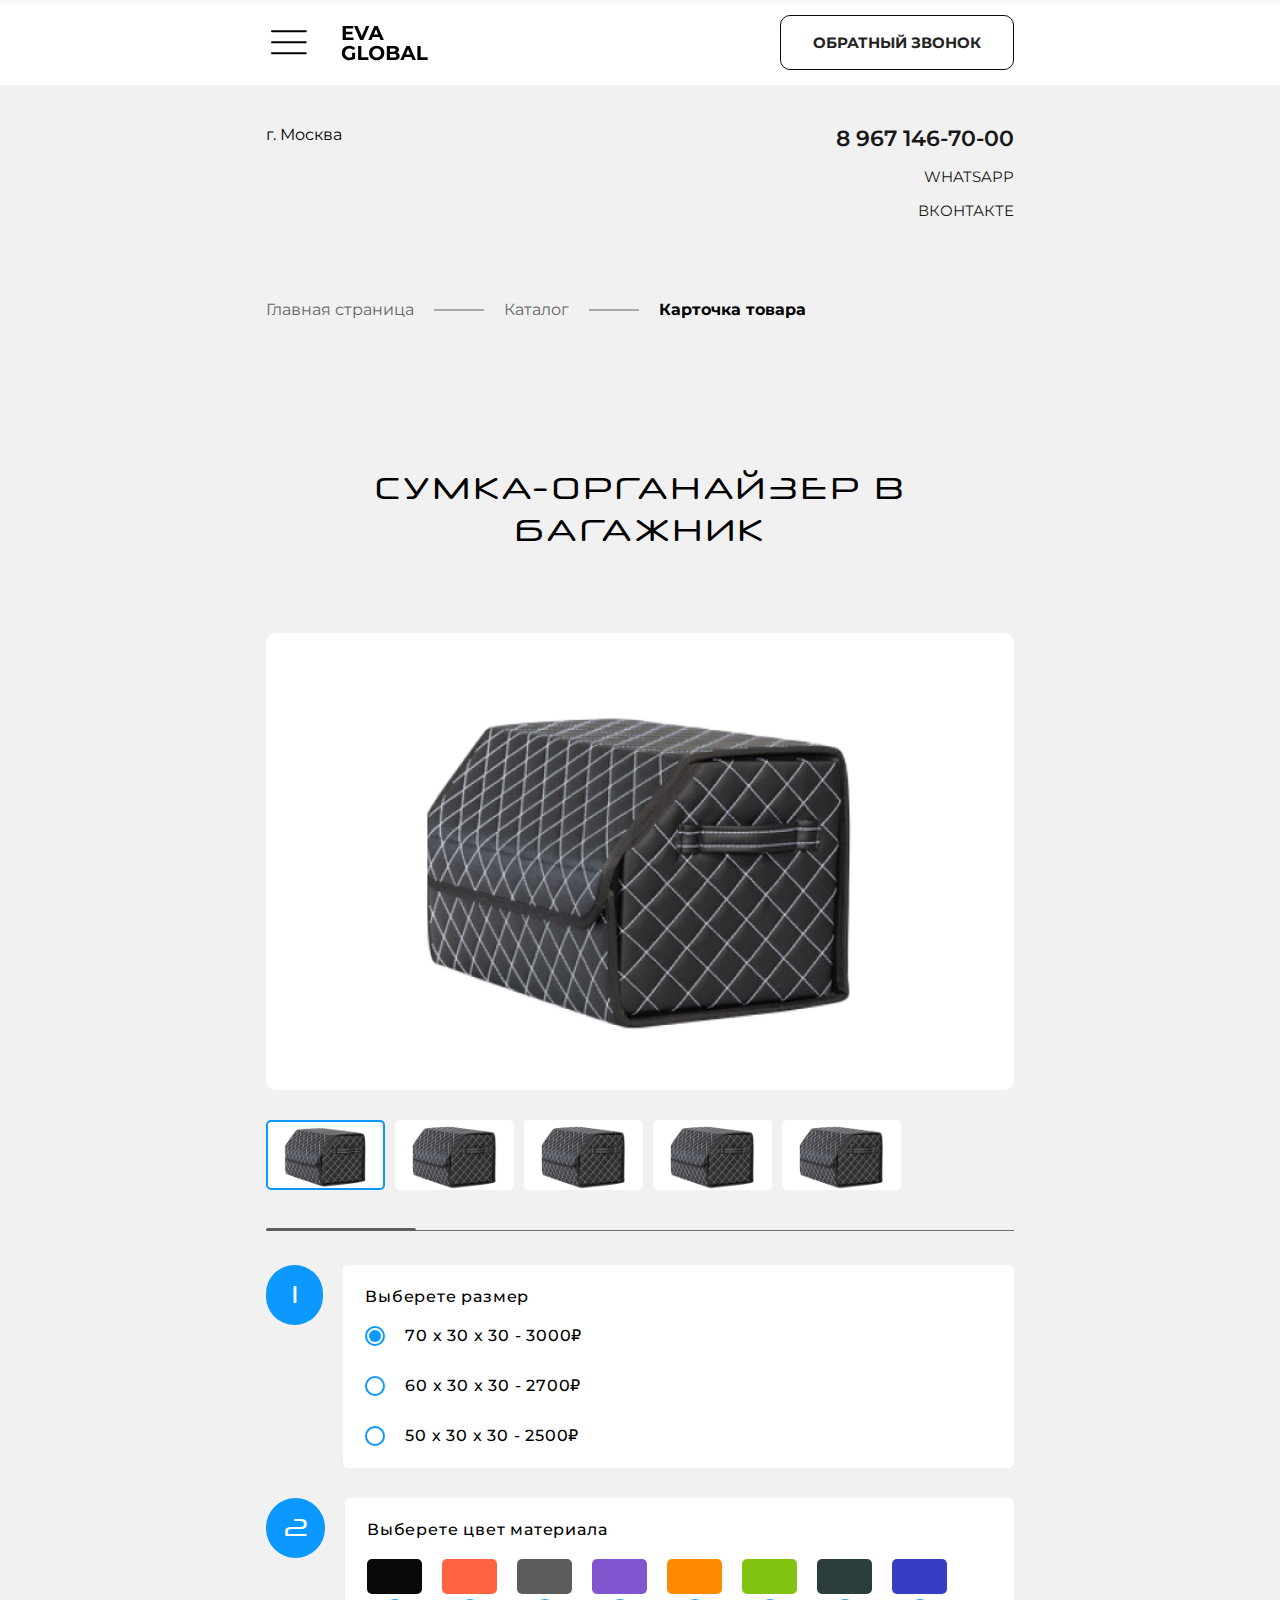
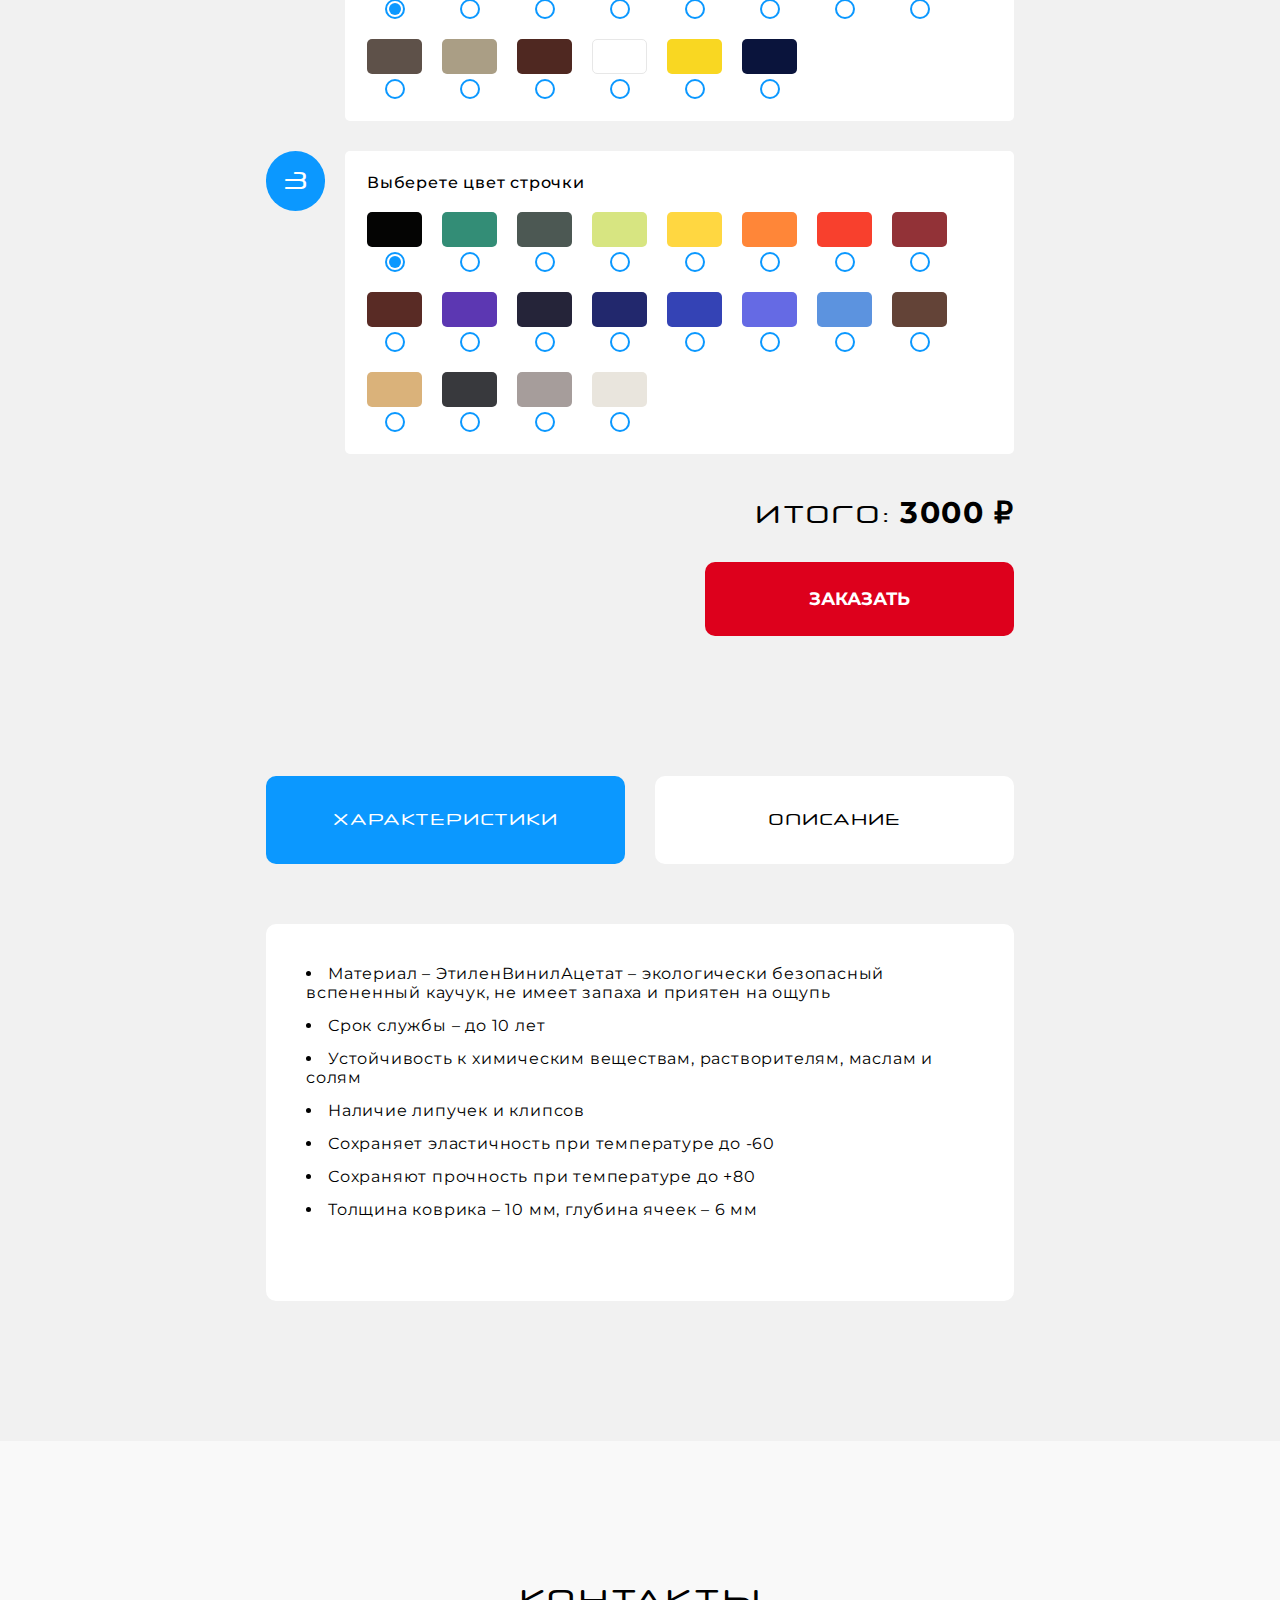
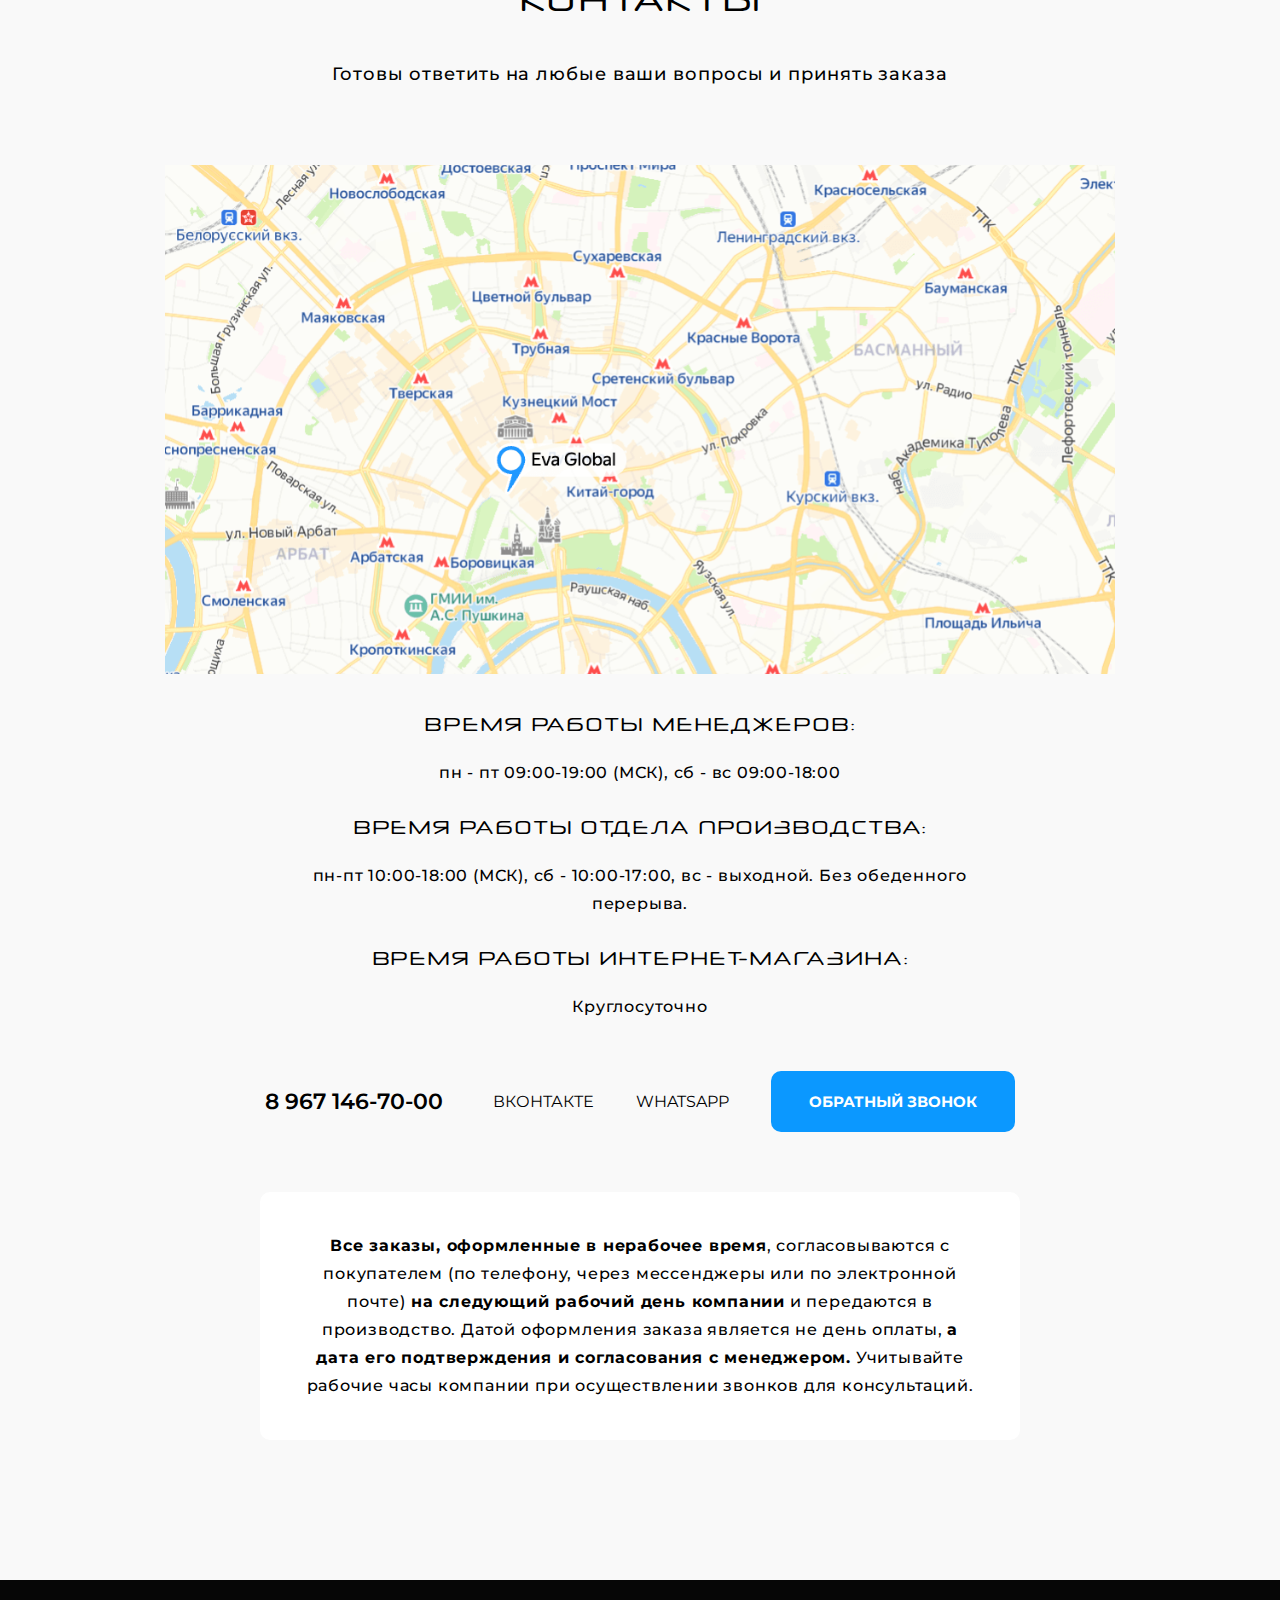
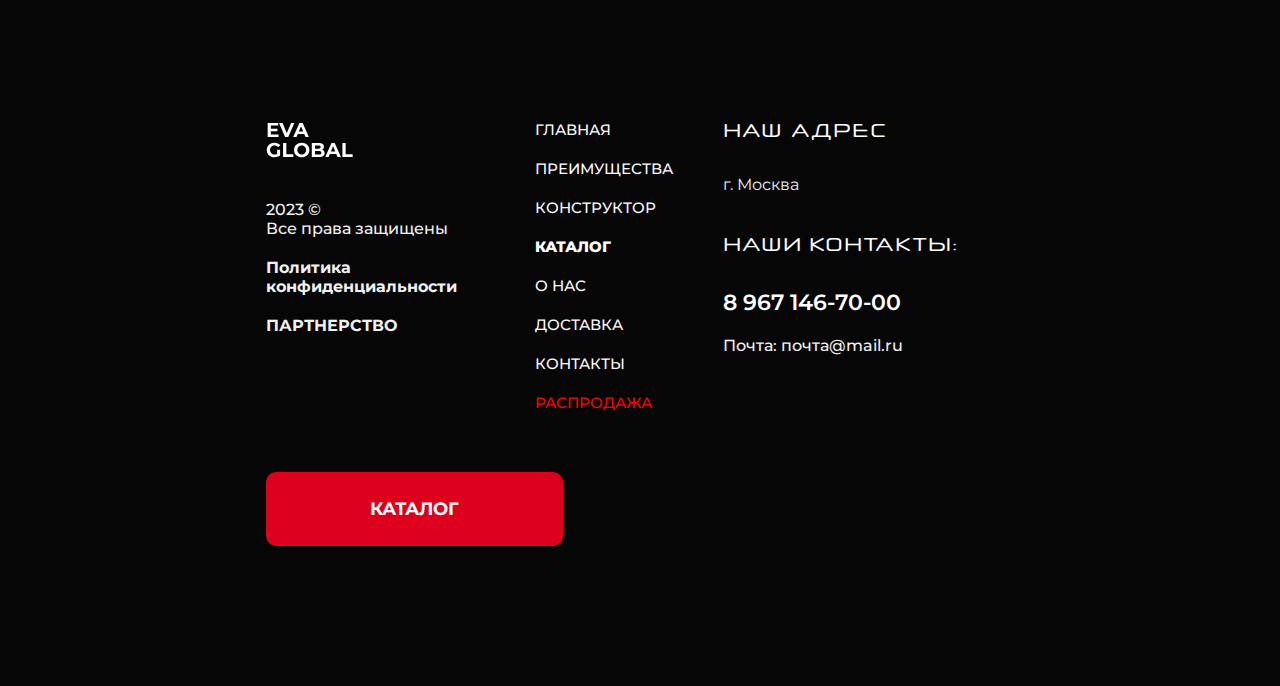
<file: product-organizer.html>
<!DOCTYPE html>
<html lang="ru">
<head>
    <meta charset="UTF-8">
    <meta name="viewport" content="width=device-width, initial-scale=1.0">
    <title>Сумка-органайзер в багажник -  Eva Global - автомобильные EVA Коврики</title>
    
    <!-- swiper-js slider  -->
    <link rel="stylesheet" href="css/swiper-bundle.min.css"/>

    <!-- main css files  -->
    <link rel="stylesheet" href="css/reset.css">
    <link rel="stylesheet" href="css/style.css">
    <link rel="stylesheet" href="css/flexibility.css">

    <!-- favicon  -->
    <link rel="shortcut icon" href="favicon-32x32.ico" type="image/x-icon">
</head>
<body>
    <!-- Мобильное меню  -->
    <div class="mobile-menu">
        <div class="mobile-menu__column mobile-menu__column_one">
            <a href="index.html" class="mobile-menu__column_one__item">главная</a>
            <a href="index.html#benefits" class="mobile-menu__column_one__item menu-item">преимущества</a>
            <a href="index.html#constructor" class="mobile-menu__column_one__item menu-item">конструктор</a>
            <a href="catalog.html" class="mobile-menu__column_one__item active">каталог</a>
            <a href="about.html" class="mobile-menu__column_one__item">о нас</a>
            <a href="index.html#delivery-payments" class="mobile-menu__column_one__item menu-item">доставка</a>
            <a href="index.html#contacts" class="mobile-menu__column_one__item menu-item">контакты</a>
            <a href="catalog.html" class="mobile-menu__column_one__item menu-item _red">распродажа</a>
        </div>
        <div class="mobile-menu__column mobile-menu__column_two">
            <a href="tel:89671467000" class="mobile-menu__column_two__tel">8 967 146-70-00</a>
            <a href="#" class="mobile-menu__column_two__link">вконтакте</a>
            <a href="#" class="mobile-menu__column_two__link">whatsapp</a>
            <a href="index.html#contacts" class="mobile-menu__column_two__more-soc menu-item">еще контакты</a>
        </div>
        <div class="mobile-menu__column mobile-menu__column_three">
            <p class="mobile-menu__column_three__city">г. Москва</p>
        </div>
    </div>
    <!-- Кнопка скролла наверх для мобилок  -->
    <button id="scrollToTopButton" class="scroll-to-top-button"><img src="img/icons/arrow-top.svg" alt="&#8593;"></button>
    <!-- Фиксированная шапка  -->
    <div class="header fixed-header">
        <div class="container">
            <nav class="header-menu">
                <div class="header-menu__logo-and-menu-block">
                    <button class="mobile__btn">
                        <img src="img/icons/menu-burger-icon.svg" alt="Меню">
                    </button>
                    <a href="index.html" class="logo__link">
                        <img src="img/logo.svg" alt="Eva Global">
                    </a>
                    <button class="header__tel-link openModal">
                        <img src="img/icons/tel-icon.svg" alt="Позвонить">
                    </button>
                </div>
                <ul class="header-menu__list _desktop">
                    <li class="header-menu__list__item"><a href="index.html">главная</a></li>
                    <li class="header-menu__list__item"><a class="menu-item" href="index.html#benefits">преимущества</a></li>
                    <li class="header-menu__list__item"><a class="menu-item" href="index.html#constructor">конструктор</a></li>
                    <li class="header-menu__list__item active"><a href="catalog.html">каталог</a></li>
                    <li class="header-menu__list__item"><a href="about.html">о нас</a></li>
                    <li class="header-menu__list__item"><a class="menu-item" href="index.html#delivery-payments">доставка</a></li>
                    <li class="header-menu__list__item _red"><a href="catalog.html">распродажа</a></li>
                </ul>
                <button class="header__btn openModal">обратный звонок</button>
            </nav>
        </div>
    </div>
    <!-- Статичная шапка  -->
    <header class="header static-header">
        <div class="container">
            <nav class="header-menu">
                <div class="header-menu__logo-and-menu-block">
                    <button class="mobile__btn">
                        <img src="img/icons/menu-burger-icon.svg" alt="Меню">
                    </button>
                    <a href="index.html" class="logo__link">
                        <img src="img/logo.svg" alt="Eva Global">
                    </a>
                    <button class="header__tel-link openModal">
                        <img src="img/icons/tel-icon.svg" alt="Позвонить">
                    </button>
                </div>
                <ul class="header-menu__list _desktop">
                    <li class="header-menu__list__item"><a href="index.html">главная</a></li>
                    <li class="header-menu__list__item"><a class="menu-item" href="index.html#benefits">преимущества</a></li>
                    <li class="header-menu__list__item"><a class="menu-item" href="index.html#constructor">конструктор</a></li>
                    <li class="header-menu__list__item active"><a href="catalog.html">каталог</a></li>
                    <li class="header-menu__list__item"><a href="about.html">о нас</a></li>
                    <li class="header-menu__list__item"><a class="menu-item" href="index.html#delivery-payments">доставка</a></li>
                    <li class="header-menu__list__item _red"><a href="catalog.html">распродажа</a></li>
                </ul>
                <button class="header__btn openModal">обратный звонок</button>
            </nav>
        </div>
    </header>


    <section class="offer-other-page">
        <div class="container">
            <div class="offer-top offer-content">
                <p class="offer-top__address offer-top__address_other">г. Москва</p>
                <div class="offer-top__contacts">
                    <a href="#" class="offer-top__contacts__social-link offer-top__contacts__social-link_other">вконтакте</a>
                    <a href="#" class="offer-top__contacts__social-link offer-top__contacts__social-link_other">whatsapp</a>
                    <a href="tel:89671467000" class="offer-top__contacts__phone-link offer-top__contacts__phone-link_other">8 967 146-70-00</a>
                    <a href="index.html#contacts" class="offer-top__contacts__more-social menu-item offer-top__contacts__more-social_other">еще контакты</a>
                </div>
            </div>
            <div class="offer-crumbs-block">
                <a href="index.html" class="offer-crumbs-block__item _mobile">
                    <img src="img/icons/home-icon.svg" alt="Главная страница">
                </a>
                <a href="index.html" class="offer-crumbs-block__item _desktop">Главная страница</a>
                <a href="catalog.html" class="offer-crumbs-block__item">Каталог</a>
                <a href="product-cover.html" class="offer-crumbs-block__item active">Карточка товара</a>
            </div>
        </div>
    </section>
    <section class="product-section product-section-organaizer main">
        <div class="container">
            <h1 class="section__title section__title_main">сумка-органайзер в багажник</h1>
            <div class="product-section-wrap">

                <div class="product-section-wrap__main-info">

                    <div class="product-section-wrap__main-info__gallery-wrap">
                        <div class="product-section-wrap__gallery swiper">
                            <div class="product-section-wrap__gallery_wrapper swiper-wrapper">
                                <div class="product-section-wrap__gallery__item swiper-slide">
                                    <img src="img/product-carpet-imgs/product-img-organaizer-1.png" alt="123">
                                </div>
                                <div class="product-section-wrap__gallery__item swiper-slide">
                                    <img src="img/product-carpet-imgs/product-img-organaizer-1.png" alt="123">
                                </div>
                                <div class="product-section-wrap__gallery__item swiper-slide">
                                    <img src="img/product-carpet-imgs/product-img-organaizer-1.png" alt="123">
                                </div>
                                <div class="product-section-wrap__gallery__item swiper-slide">
                                    <img src="img/product-carpet-imgs/product-img-organaizer-1.png" alt="123">
                                </div>
                                <div class="product-section-wrap__gallery__item swiper-slide">
                                    <img src="img/product-carpet-imgs/product-img-organaizer-1.png" alt="123">
                                </div>
                            </div>
    
                            <!-- <div class="gallery-swiper-scrollbar"></div> -->
    
                        </div>

                        <div class="product-section-wrap__gallery__thumbs swiper">
                            <div class="product-section-wrap__gallery__thumbs__wrap swiper-wrapper">
                                <div class="product-section-wrap__gallery__thumbs__item swiper-slide">
                                    <img src="img/product-carpet-imgs/product-img-organaizer-1.png" alt="123">
                                </div>
                                <div class="product-section-wrap__gallery__thumbs__item swiper-slide">
                                    <img src="img/product-carpet-imgs/product-img-organaizer-1.png" alt="123">
                                </div>
                                <div class="product-section-wrap__gallery__thumbs__item swiper-slide">
                                    <img src="img/product-carpet-imgs/product-img-organaizer-1.png" alt="123">
                                </div>
                                <div class="product-section-wrap__gallery__thumbs__item swiper-slide">
                                    <img src="img/product-carpet-imgs/product-img-organaizer-1.png" alt="123">
                                </div>
                                <div class="product-section-wrap__gallery__thumbs__item swiper-slide">
                                    <img src="img/product-carpet-imgs/product-img-organaizer-1.png" alt="123">
                                </div>
                            </div>

                            <div class="gallery-swiper-scrollbar"></div>
                        </div>

                    </div>
                    



                    <form id="carForm" action="#" class="product-section-wrap__options">

                        <div class="product-section-wrap__options__item">
                            <span class="num-ellipse">1</span>
                            <div class="product-section-wrap__options__item__option">
                                <span class="product-section-wrap__options__item__option__title">Выберете размер</span>
                                <div class="product-section-wrap__options__item__option__content">
                                    <label class="product-section-wrap__options__item" for="complect_70_30_30">
                                        <input class="radio" type="radio" id="complect_70_30_30" name="organaizer_type" value="70 х 30 х 30 - 3000₽" checked>
                                        <span class="custom-radio"></span>
                                        <span class="product-section-wrap__options__item__label">70 х 30 х 30 - 3000₽</span>
                                        <span id="complect_70_30_30_num" style="display: none;">3000</span>
                                    </label>
                                    <label class="product-section-wrap__options__item" for="complect_60_30_30">
                                        <input class="radio" type="radio" id="complect_60_30_30" name="organaizer_type" value="60 х 30 х 30 - 2700₽">
                                        <span class="custom-radio"></span>
                                        <span class="product-section-wrap__options__item__label">60 х 30 х 30 - 2700₽</span>
                                        <span id="complect_60_30_30_num" style="display: none;">2700</span>
                                    </label>
                                    <label class="product-section-wrap__options__item" for="complect_50_30_30">
                                        <input class="radio" type="radio" id="complect_50_30_30" name="organaizer_type" value="50 х 30 х 30 - 2500₽">
                                        <span class="custom-radio"></span>
                                        <span class="product-section-wrap__options__item__label">50 х 30 х 30 - 2500₽</span>
                                        <span id="complect_50_30_30_num" style="display: none;">2500</span>
                                    </label>
                                </div>
                            </div>
                        </div>


                        <!-- Выбор цвета Материала пк  -->
                        <div class="product-section-wrap__options__item _desktop">
                            <span class="num-ellipse">2</span>
                            <div class="product-section-wrap__options__item__option">
                                <span class="product-section-wrap__options__item__option__title">Выберете цвет материала</span>
                                <div class="product-section-wrap__options__item__option__content _colors">
                                    <div class="constructor-wrap__options__item__color-option">
                                        <label class="color-option _black" for="colorBlack"></label>
                                        <input class="radio" type="radio" id="colorBlack" name="colorBody" value="Черный" checked>
                                        <span class="custom-radio"></span>
                                    </div>
    
                                    <div class="constructor-wrap__options__item__color-option">
                                        <label class="color-option _peachy" for="colorPeachy"></label>
                                        <input class="radio" type="radio" id="colorPeachy" name="colorBody" value="Красный">
                                        <span class="custom-radio"></span>
                                    </div>
    
                                    
                                    <div class="constructor-wrap__options__item__color-option">
                                        <label class="color-option _darken-gray" for="colorDarkenGray"></label>
                                        <input class="radio" type="radio" id="colorDarkenGray" name="colorBody" value="Серый">
                                        <span class="custom-radio"></span>
                                    </div>
    
    
                                    <div class="constructor-wrap__options__item__color-option">
                                        <label class="color-option _purple" for="colorPurple"></label>
                                        <input class="radio" type="radio" id="colorPurple" name="colorBody" value="Фиолетовый">
                                        <span class="custom-radio"></span>
                                    </div>
            
    
                                    <div class="constructor-wrap__options__item__color-option">
                                        <label class="color-option _orange" for="colorOrange"></label>
                                        <input class="radio" type="radio" id="colorOrange" name="colorBody" value="Оранжевый">
                                        <span class="custom-radio"></span>
                                    </div>
    
                                    <div class="constructor-wrap__options__item__color-option">
                                        <label class="color-option _light-green" for="colorLightGreen"></label>
                                        <input class="radio" type="radio" id="colorLightGreen" name="colorBody" value="Зеленый">
                                        <span class="custom-radio"></span>
                                    </div>
    
                                    <div class="constructor-wrap__options__item__color-option">
                                        <label class="color-option _dark-green" for="colorDarkGreen"></label>
                                        <input class="radio" type="radio" id="colorDarkGreen" name="colorBody" value="Темно-зеленый">
                                        <span class="custom-radio"></span>
                                    </div>
    
                                    <div class="constructor-wrap__options__item__color-option">
                                        <label class="color-option _blue" for="colorBlue"></label>
                                        <input class="radio" type="radio" id="colorBlue" name="colorBody" value="Синий">
                                        <span class="custom-radio"></span>
                                    </div>
    
                                    <div class="constructor-wrap__options__item__color-option">
                                        <label class="color-option _light-brownish-gray" for="colorLightBrownishGray"></label>
                                        <input class="radio" type="radio" id="colorLightBrownishGray" name="colorBody" value="Коричневый">
                                        <span class="custom-radio"></span>
                                    </div>
            
                                    <div class="constructor-wrap__options__item__color-option">
                                        <label class="color-option _light-beige" for="colorLightBeige"></label>
                                        <input class="radio" type="radio" id="colorLightBeige" name="colorBody" value="Бежевый">
                                        <span class="custom-radio"></span>
                                    </div>
            
            
                                    <div class="constructor-wrap__options__item__color-option">
                                        <label class="color-option _dark-brown" for="colorDarkBrown"></label>
                                        <input class="radio" type="radio" id="colorDarkBrown" name="colorBody" value="Бордовый">
                                        <span class="custom-radio"></span>
                                    </div>
    
                                    <div class="constructor-wrap__options__item__color-option">
                                        <label class="color-option _white _border" for="colorWhite"></label>
                                        <input class="radio" type="radio" id="colorWhite" name="colorBody" value="Белый">
                                        <span class="custom-radio"></span>
                                    </div>
    
                                    <div class="constructor-wrap__options__item__color-option">
                                        <label class="color-option _yellow" for="colorYellow"></label>
                                        <input class="radio" type="radio" id="colorYellow" name="colorBody" value="Желтый">
                                        <span class="custom-radio"></span>
                                    </div>
            
            
                                    <div class="constructor-wrap__options__item__color-option">
                                        <label class="color-option _dark-blue" for="colorDarkBlue"></label>
                                        <input class="radio" type="radio" id="colorDarkBlue" name="colorBody" value="Темно-синий">
                                        <span class="custom-radio"></span>
                                    </div>
                                </div>
                            </div>
                        </div>
                        <!-- Выбор цвета канта пк  -->
                        <div class="product-section-wrap__options__item _desktop">
                            <span class="num-ellipse">3</span>
                            <div class="product-section-wrap__options__item__option">
                                <span class="product-section-wrap__options__item__option__title">Выберете цвет строчки</span>
                                <div class="product-section-wrap__options__item__option__content _colors">
                                    
                                    <div class="constructor-wrap__options__item__color-option">
                                        <label class="color-option _cant-black" for="colorCantBlack"></label>
                                        <input class="radio" type="radio" id="colorCantBlack" name="colorCant" value="Черный" checked>
                                        <span class="custom-radio"></span>
                                    </div>

                                    <div class="constructor-wrap__options__item__color-option">
                                        <label class="color-option _cant-chartreuse" for="colorCantСhartreuse"></label>
                                        <input class="radio" type="radio" id="colorCantСhartreuse" name="colorCant" value="Ярко-зелёный">
                                        <span class="custom-radio"></span>
                                    </div>
                                    
                                    <div class="constructor-wrap__options__item__color-option">
                                        <label class="color-option _cant-feldgrau" for="colorCantFeldgrau"></label>
                                        <input class="radio" type="radio" id="colorCantFeldgrau" name="colorCant" value="Темно-зелёный">
                                        <span class="custom-radio"></span>
                                    </div>

                                    <div class="constructor-wrap__options__item__color-option">
                                        <label class="color-option _cant-light-yellow" for="colorCantLightYellow"></label>
                                        <input class="radio" type="radio" id="colorCantLightYellow" name="colorCant" value="Салатовый">
                                        <span class="custom-radio"></span>
                                    </div>

                                    <div class="constructor-wrap__options__item__color-option">
                                        <label class="color-option _cant-yellow" for="colorCantYellow"></label>
                                        <input class="radio" type="radio" id="colorCantYellow" name="colorCant" value="Желтый">
                                        <span class="custom-radio"></span>
                                    </div>

                                    <div class="constructor-wrap__options__item__color-option">
                                        <label class="color-option _cant-orange" for="colorCantOrange"></label>
                                        <input class="radio" type="radio" id="colorCantOrange" name="colorCant" value="Оранжевый">
                                        <span class="custom-radio"></span>
                                    </div>

                                    <div class="constructor-wrap__options__item__color-option">
                                        <label class="color-option _cant-red" for="colorCantRed"></label>
                                        <input class="radio" type="radio" id="colorCantRed" name="colorCant" value="Красный">
                                        <span class="custom-radio"></span>
                                    </div>

                                    <div class="constructor-wrap__options__item__color-option">
                                        <label class="color-option _cant-maroon" for="colorCantMaroon"></label>
                                        <input class="radio" type="radio" id="colorCantMaroon" name="colorCant" value="Бордовый">
                                        <span class="custom-radio"></span>
                                    </div>

                                    <div class="constructor-wrap__options__item__color-option">
                                        <label class="color-option _cant-dark-brown" for="colorCantDarkBrown"></label>
                                        <input class="radio" type="radio" id="colorCantDarkBrown" name="colorCant" value="Темно-бордовый">
                                        <span class="custom-radio"></span>
                                    </div>

                                    <div class="constructor-wrap__options__item__color-option">
                                        <label class="color-option _cant-purple" for="colorCantPurple"></label>
                                        <input class="radio" type="radio" id="colorCantPurple" name="colorCant" value="Фиолетовый">
                                        <span class="custom-radio"></span>
                                    </div>

                                    <div class="constructor-wrap__options__item__color-option">
                                        <label class="color-option _cant-light-black" for="colorCantLightBlack"></label>
                                        <input class="radio" type="radio" id="colorCantLightBlack" name="colorCant" value="Темно-синий">
                                        <span class="custom-radio"></span>
                                    </div>

                                    <div class="constructor-wrap__options__item__color-option">
                                        <label class="color-option _cant-dark-blue" for="colorCantDarkBlue"></label>
                                        <input class="radio" type="radio" id="colorCantDarkBlue" name="colorCant" value="Синий">
                                        <span class="custom-radio"></span>
                                    </div>
                                    

                                    <div class="constructor-wrap__options__item__color-option">
                                        <label class="color-option _cant-blue" for="colorCantBlue"></label>
                                        <input class="radio" type="radio" id="colorCantBlue" name="colorCant" value="Ярко-синий">
                                        <span class="custom-radio"></span>
                                    </div>

                                    <div class="constructor-wrap__options__item__color-option">
                                        <label class="color-option _cant-lilac" for="colorCantLilac"></label>
                                        <input class="radio" type="radio" id="colorCantLilac" name="colorCant" value="Лиловый">
                                        <span class="custom-radio"></span>
                                    </div>

                                    <div class="constructor-wrap__options__item__color-option">
                                        <label class="color-option _cant-celestial" for="colorCantCelestial"></label>
                                        <input class="radio" type="radio" id="colorCantCelestial" name="colorCant" value="Голубой">
                                        <span class="custom-radio"></span>
                                    </div>

                                    <div class="constructor-wrap__options__item__color-option">
                                        <label class="color-option _cant-brown" for="colorCantBrown"></label>
                                        <input class="radio" type="radio" id="colorCantBrown" name="colorCant" value="Коричневый">
                                        <span class="custom-radio"></span>
                                    </div>

                                    <div class="constructor-wrap__options__item__color-option">
                                        <label class="color-option _cant-yellowish-gray" for="colorCantYellowishGray"></label>
                                        <input class="radio" type="radio" id="colorCantYellowishGray" name="colorCant" value="Бежевый">
                                        <span class="custom-radio"></span>
                                    </div>

                                    <div class="constructor-wrap__options__item__color-option">
                                        <label class="color-option _cant-granite-gray" for="colorCantGraniteGray"></label>
                                        <input class="radio" type="radio" id="colorCantGraniteGray" name="colorCant" value="Темно-серый">
                                        <span class="custom-radio"></span>
                                    </div>

                                    <div class="constructor-wrap__options__item__color-option">
                                        <label class="color-option _cant-pearlescent-light-gray" for="colorCantPearlescentLightGray"></label>
                                        <input class="radio" type="radio" id="colorCantPearlescentLightGray" name="colorCant" value="Светло-серый">
                                        <span class="custom-radio"></span>
                                    </div>

                                    <div class="constructor-wrap__options__item__color-option">
                                        <label class="color-option _cant-timber-wolf" for="colorCantTimberWolf"></label>
                                        <input class="radio" type="radio" id="colorCantTimberWolf" name="colorCant" value="Белый">
                                        <span class="custom-radio"></span>
                                    </div>

                                </div>
                            </div>
                        </div>



                        <!-- Выбор цвета коврика мобильные  -->
                        <div class="constructor-wrap__options__item _mobile constructor-wrap__options__item_select _product">
                            <span class="num-ellipse">2</span>
                            <div class="custom-select car-model-select _product" data-input-name="mobile_body_color">
                                <div class="select-selected _product">Выберете цвет материала</div>
                                <div class="select-items select-hide">

                                    <div class="select-items__item" data-value="Черный" id="colorBlack" data-label="Черный">
                                        <span>Черный</span>
                                        <label class="color-option _black" for="colorBlack"></label>
                                    </div>

                                    <div class="select-items__item" data-value="Красный" id="colorPeachy" data-label="Красный">
                                        <span>Красный</span>
                                        <label class="color-option _peachy" for="colorPeachy"></label>
                                    </div>

                                    <div class="select-items__item" data-value="Серый" id="colorDarkenGray" data-label="Серый">
                                        <span>Серый</span>
                                        <label class="color-option _darken-gray" for="colorDarkenGray"></label>
                                    </div>

                                    <div class="select-items__item" data-value="Фиолетовый" id="colorPurple" data-label="Фиолетовый">
                                        <span>Фиолетовый</span>
                                        <label class="color-option _purple" for="colorPurple"></label>
                                    </div>

                                    <div class="select-items__item" data-value="Оранжевый" id="colorOrange" data-label="Оранжевый">
                                        <span>Оранжевый</span>
                                        <label class="color-option _orange" for="colorOrange"></label>
                                    </div>

                                    <div class="select-items__item" data-value="Зеленый" id="colorLightGreen" data-label="Зеленый">
                                        <span>Зеленый</span>
                                        <label class="color-option _light-green" for="colorLightGreen"></label>
                                    </div>

                                    <div class="select-items__item" data-value="Темно-зеленый" id="colorDarkGreen" data-label="Темно-зеленый">
                                        <span>Темно-зеленый</span>
                                        <label class="color-option _dark-green" for="colorDarkGreen"></label>
                                    </div>

                                    <div class="select-items__item" data-value="Синий" id="colorBlue" data-label="Синий">
                                        <span>Синий</span>
                                        <label class="color-option _blue" for="colorBlue"></label>
                                    </div>

                                    <div class="select-items__item" data-value="Коричневый" id="colorLightBrownishGray" data-label="Коричневый">
                                        <span>Коричневый</span>
                                        <label class="color-option _light-brownish-gray" for="colorLightBrownishGray"></label>
                                    </div>

                                    <div class="select-items__item" data-value="Бежевый" id="colorLightBeige" data-label="Бежевый">
                                        <span>Бежевый</span>
                                        <label class="color-option _light-beige" for="colorLightBeige"></label>
                                    </div>

                                    <div class="select-items__item" data-value="Бордовый" id="colorDarkBrown" data-label="Бордовый">
                                        <span>Бордовый</span>
                                        <label class="color-option _dark-brown" for="colorDarkBrown"></label>
                                    </div>
                                    
                                    <div class="select-items__item" data-value="Белый" id="colorWhite" data-label="Белый">
                                        <span>Белый</span>
                                        <label class="color-option _white" for="colorWhite"></label>
                                    </div>

                                    <div class="select-items__item" data-value="Желтый" id="colorYellow" data-label="Желтый">
                                        <span>Желтый</span>
                                        <label class="color-option _yellow" for="colorYellow"></label>
                                    </div>

                                    <div class="select-items__item" data-value="Темно-синий" id="colorDarkBlue" data-label="Темно-синий">
                                        <span>Темно-синий</span>
                                        <label class="color-option _dark-blue" for="colorDarkBlue"></label>
                                    </div>
                                    
                                </div>
                            </div>
                            <input type="hidden" name="mobile_body_color" value="">
                        </div>
                        <!-- Выбор цвета канта мобильные  -->
                        <div class="constructor-wrap__options__item _mobile constructor-wrap__options__item_select _product">
                            <span class="num-ellipse">3</span>
                            <div class="custom-select car-model-select _product" data-input-name="mobile_cant_color">
                                <div class="select-selected _product">Выберете цвет строчки</div>
                                <div class="select-items select-hide">

                                    <div class="select-items__item data-value="colorCantBlack" id="Черный" data-label="Черный">
                                        <span>Черный</span>
                                        <label class="color-option _cant-black" for="colorCantBlack"></label>
                                    </div>

                                    <div class="select-items__item" data-value="Ярко-зелёный" id="colorCantСhartreuse" data-label="Ярко-зелёный">
                                        <span>Ярко-зелёный</span>
                                        <label class="color-option _cant-chartreuse" for="colorCantСhartreuse"></label>
                                    </div>

                                    <div class="select-items__item" data-value="Темно-зелёный" id="colorCantFeldgrau" data-label="Темно-зелёный">
                                        <span>Темно-зелёный</span>
                                        <label class="color-option _cant-feldgrau" for="colorCantFeldgrau"></label>
                                    </div>

                                    <div class="select-items__item" data-value="Салатовый" id="colorCantLightYellow" data-label="Салатовый">
                                        <span>Салатовый</span>
                                        <label class="color-option _cant-light-yellow" for="colorCantLightYellow"></label>
                                    </div>

                                    <div class="select-items__item" data-value="Желтый" id="colorCantYellow" data-label="Желтый">
                                        <span>Желтый</span>
                                        <label class="color-option _cant-yellow" for="colorCantYellow"></label>
                                    </div>

                                    <div class="select-items__item" data-value="Оранжевый" id="colorCantOrange" data-label="Оранжевый">
                                        <span>Оранжевый</span>
                                        <label class="color-option _cant-orange" for="colorCantOrange"></label>
                                    </div>

                                    <div class="select-items__item" data-value="Красный" id="colorCantRed" data-label="Красный">
                                        <span>Красный</span>
                                        <label class="color-option _cant-red" for="colorCantRed"></label>
                                    </div>

                                    <div class="select-items__item" data-value="Бордовый" id="colorCantMaroon" data-label="Бордовый">
                                        <span>Бордовый</span>
                                        <label class="color-option _cant-maroon" for="colorCantMaroon"></label>
                                    </div>
                                    
                                    <div class="select-items__item" data-value="Темно-бордовый" id="colorCantDarkBrown" data-label="Темно-бордовый">
                                        <span>Темно-бордовый</span>
                                        <label class="color-option _cant-dark-brown" for="colorCantDarkBrown"></label>
                                    </div>
                                    
                                    <div class="select-items__item" data-value="Фиолетовый" id="colorCantPurple" data-label="Фиолетовый">
                                        <span>Фиолетовый</span>
                                        <label class="color-option _cant-purple" for="colorCantPurple"></label>
                                    </div>

                                    <div class="select-items__item" data-value="Темно-синий" id="colorCantLightBlack" data-label="Темно-синий">
                                        <span>Темно-синий</span>
                                        <label class="color-option _cant-light-black" for="colorCantLightBlack"></label>
                                    </div>
                                    
                                    <div class="select-items__item" data-value="Синий" id="colorCantDarkBlue" data-label="Синий">
                                        <span>Синий</span>
                                        <label class="color-option _light-green" for="colorCantDarkBlue"></label>
                                    </div>

                                    <div class="select-items__item" data-value="Ярко-синий" id="colorCantBlue" data-label="Ярко-синий">
                                        <span>Ярко-синий</span>
                                        <label class="color-option _cant-blue" for="colorCantBlue"></label>
                                    </div>

                                    <div class="select-items__item" data-value="Лиловый" id="colorCantLilac" data-label="Лиловый">
                                        <span>Лиловый</span>
                                        <label class="color-option _cant-lilac" for="colorCantLilac"></label>
                                    </div>

                                    <div class="select-items__item" data-value="Голубой" id="colorCantCelestial" data-label="Голубой">
                                        <span>Голубой</span>
                                        <label class="color-option _cant-celestial" for="colorCantCelestial"></label>
                                    </div>

                                    <div class="select-items__item" data-value="Коричневый" id="colorCantBrown" data-label="Коричневый">
                                        <span>Коричневый</span>
                                        <label class="color-option _cant-brown" for="colorCantBrown"></label>
                                    </div>

                                    <div class="select-items__item" data-value="Бежевый" id="colorCantYellowishGray" data-label="Бежевый">
                                        <span>Бежевый</span>
                                        <label class="color-option _cant-yellowish-gray" for="colorCantYellowishGray"></label>
                                    </div>

                                    <div class="select-items__item" data-value="Темно-серый" id="colorCantGraniteGray" data-label="Темно-серый">
                                        <span>Темно-серый</span>
                                        <label class="color-option _cant-granite-gray" for="colorCantGraniteGray"></label>
                                    </div>

                                    <div class="select-items__item" data-value="Светло-серый" id="colorCantTimberWolf" data-label="Светло-серый">
                                        <span>Светло-серый</span>
                                        <label class="color-option _cant-timber-wolf" for="colorCantTimberWolf"></label>
                                    </div>

                                    
                                    
                                </div>
                            </div>
                            <input type="hidden" name="mobile_cant_color" value="">
                        </div>
                        

                        <!-- Модальное окно заказа -->
                        <div id="modalOrder" class="modal">
                            <div class="modal-content">
                                <span id="closeModalOrderBtn" class="modal-close"><img src="img/icons/modal-close-icon.svg" alt="X"></span>
                                <h2 class="section__title section__title_modal">Заполните форму</h2>
                                <form action="#" class="modal-content__container">
                                    <div class="modal__input__wrap">
                                        <span class="modal__input__wrap__number num-ellipse">1</span>
                                        <input class="modal__input" type="text" name="user_name" placeholder="Ваше имя">
                                    </div>
                                    <div class="modal__input__wrap">
                                        <span class="modal__input__wrap__number num-ellipse">2</span>
                                        <input class="modal__input" type="tel" name="user_phone" placeholder="Номер телефона">
                                    </div>
                                    <div class="modal__input__wrap">
                                        <span class="modal__input__wrap__number num-ellipse">3</span>
                                        <textarea class="modal__input modal_textarea" name="user_comment" id="user_comment" placeholder="Комментарий"></textarea>
                                    </div>
                                    <button type="submit" class="btn-red modal__btn _order">отправить</button>
                                    <p class="modal__policy-text _order">Соглашаюсь на обработку персональных данных</p>
                                </form>
                                
                            </div>
                        </div>
                    </form>
                </div>
                <div class="product-section-wrap__tarifs">
                    <div class="product-section-wrap__tarifs__pay">
                        <p class="product-section-wrap__tarifs__pay__price-tag"><span>Итого: </span><output id="productPriceTag" name="total-price">0</output> ₽</p>
                        <button type="button" class="product-section-wrap__tarifs__btn btn-red openModalOrderBtn">заказать</button>
                    </div>
                </div>
                



                <div class="product-section-wrap__desc">
                    <div class="product-section-wrap__desc__tabs tabs">
                        <div class="product-section-wrap__desc__tab tab-button active" data-tab="character">характеристики</div>
                        <div class="product-section-wrap__desc__tab tab-button" data-tab="description">описание</div>
                    </div>

                    <div id="character" class="catalog-wrap__body product-section-wrap__desc__body tab-content active">
                        <ul class="product-section-wrap__desc__list">
                            <li class="product-section-wrap__desc__list__item">Материал – ЭтиленВинилАцетат – экологически безопасный вспененный каучук, не имеет запаха и приятен на ощупь</li>
                            <li class="product-section-wrap__desc__list__item">Срок службы – до 10 лет</li>
                            <li class="product-section-wrap__desc__list__item">Устойчивость к химическим веществам, растворителям, маслам и солям</li>
                            <li class="product-section-wrap__desc__list__item">Наличие липучек и клипсов</li>
                            <li class="product-section-wrap__desc__list__item">Сохраняет эластичность при температуре до -60</li>
                            <li class="product-section-wrap__desc__list__item">Сохраняют прочность при температуре до +80</li>
                            <li class="product-section-wrap__desc__list__item">Толщина коврика – 10 мм, глубина ячеек – 6 мм</li>
                        </ul>
                    </div>
                    <div id="description" class="catalog-wrap__body product-section-wrap__desc__body tab-content">
                        <p class="product-section-wrap__desc__body__text">
                            Сумка-органайзер в багажник представляет собой место для хранения и систематизации предметов. Может использоваться для постоянной установки и/или переноски. Обычно снабжен большим количеством отсеков разного размера и назначения. Качественно сделанный органайзер для багажника не даст всем вашим вещам, продуктам и пакетам скользить, проливаться на предметы и испортить багажник.
                            <br>
                            Если ваши продукты постоянно скользят и скользят, вам может пригодиться органайзер. Органайзеры багажника позволяют собрать все вещи, которые скользят по полу вашего автомобиля, в одном месте, поэтому вам не придется собирать кучу разбросанных вещей, когда вы вернетесь домой. Сумка в багажник машины - отличный выбор для перевозки продуктов, поскольку в нем много отделений и крышка.
                        </p>
                    </div>
                </div>
                
            </div>
        </div>
    </section>






    <section id="contacts" class="contacts _white">
        <div class="container-second">
            <h2 class="section__title">контакты</h2>
            <p class="section__text">Готовы ответить на любые ваши вопросы и принять заказа</p>
            <div class="contacts__wrap">
                <div class="contacts__wrap__map">
                    <div id="yamap"></div>
                </div>
                <div class="contacts__wrap__info">
                    <div class="contacts__wrap__info__item">
                        <h3 class="contacts__wrap__info__item__title">Время работы менеджеров:</h3>
                        <p class="contacts__wrap__info__item__text">пн - пт 09:00-19:00 (МСК), сб - вс 09:00-18:00</p>
                    </div>
                    <div class="contacts__wrap__info__item">
                        <h3 class="contacts__wrap__info__item__title">Время работы отдела производства:</h3>
                        <p class="contacts__wrap__info__item__text">пн-пт 10:00-18:00 (МСК), сб - 10:00-17:00, вс - выходной. Без обеденного перерыва.</p>
                    </div>
                    <div class="contacts__wrap__info__item">
                        <h3 class="contacts__wrap__info__item__title">Время работы интернет-магазина:</h3>
                        <p class="contacts__wrap__info__item__text">Круглосуточно</p>
                    </div>
                    <div class="contacts__wrap__info__social">
                        <a href="tel:89671467000" class="contacts__wrap__info__social__tel">8 967 146-70-00</a>
                        <div class="contacts__wrap__info__social__messengers">
                            <a href="#" class="contacts__wrap__info__social__messengers__link">вконтакте</a>
                            <a href="#" class="contacts__wrap__info__social__messengers__link">whatsapp</a>
                            <button class="btn-blue contacts__wrap__info__social__messengers__btn openModal">обратный звонок</button>
                        </div>
                    </div>

                </div>
            </div>
        </div>
        <div class="container-second _mobilee">
            <div class="contacts__hint-block">
                <p class="contacts__hint-block__text">
                    <strong>Все заказы, оформленные в нерабочее время</strong>, согласовываются с покупателем (по телефону, через мессенджеры или по электронной почте) <strong>на следующий рабочий день компании</strong> и передаются в производство. Датой оформления заказа является не день оплаты, <strong>а дата его подтверждения и согласования с менеджером.</strong> Учитывайте рабочие часы компании при осуществлении звонков для консультаций.
                </p>
            </div>
        </div>
    </section>
    <footer class="footer">
        <div class="container">
            <div class="footer__wrap">

                <div class="footer__wrap__column footer__wrap__column_company-links">
                    <a href="index.html" class="footer__logo-link">
                        <img src="img/logo-white.svg" alt="EVA GLOBAL">
                    </a>
                    <p class="footer__policy-text">2023 ©<br>Все права защищены</p>
                    <a href="policy.html" target="_blank" class="footer__policy-link footer-link-hover">Политика конфиденциальности</a>
                    <a href="partnership.html" target="_blank" class="footer__partnership-link footer-link-hover">партнерство</a>
                </div>

                <div class="footer__wrap__column footer__wrap__column_navigation">
                    <a href="index.html" class="footer__wrap__column_navigation__item footer-link-hover">главная</a>
                    <a href="index.html#benefits" class="menu-item footer__wrap__column_navigation__item footer-link-hover">преимущества</a>
                    <a href="index.html#constructor" class="menu-item footer__wrap__column_navigation__item footer-link-hover">конструктор</a>
                    <a href="catalog.html" class="footer__wrap__column_navigation__item footer-link-hover active">каталог</a>
                    <a href="about.html" class="footer__wrap__column_navigation__item footer-link-hover">о нас</a>
                    <a href="index.html#delivery-payments" class="menu-item footer__wrap__column_navigation__item footer-link-hover">доставка</a>
                    <a href="index.html#contacts" class="menu-item footer__wrap__column_navigation__item footer-link-hover">контакты</a>
                    <a href="catalog.html" class="footer__wrap__column_navigation__item _red footer-link-hover">распродажа</a>
                </div>

                <div class="footer__wrap__column footer__wrap__column_company-info">
                    <div class="footer__wrap__column_company-info__block">
                        <h4 class="footer__wrap__column_company-info__title">наш адрес</h4>
                        <p class="footer__wrap__column_company-info__text">г. Москва</p>
                    </div>
                    <div class="footer__wrap__column_company-info__block">
                        <h4 class="footer__wrap__column_company-info__title">наши контакты:</h4>
                        <a href="tel:89671467000" class="footer__wrap__column_company-info__block__tel footer-link-hover">8 967 146-70-00</a>
                        <a href="mailto:test@gmail.com" class="footer__wrap__column_company-info__block__mail footer-link-hover">Почта: почта@mail.ru</a>
                    </div>
                </div>

                <div class="footer__wrap__column footer__wrap__column_btn">
                    <a href="catalog.html" class="btn-red">каталог</a>
                </div>

            </div>
        </div>
    </footer>

    <!-- Модальное окно обратного зовнка -->
    <div id="modal" class="modal">
        <div class="modal-content">
            <span id="modalCloseBtn" class="modal-close"><img src="img/icons/modal-close-icon.svg" alt="X"></span>
            <h2 class="section__title section__title_modal">закажите обратный звонок</h2>
            <form action="#" class="modal-content__container">
                <div class="modal__input__wrap">
                    <span class="modal__input__wrap__number num-ellipse">1</span>
                    <input class="modal__input" type="text" name="user_name" placeholder="Ваше имя">
                </div>
                <div class="modal__input__wrap">
                    <span class="modal__input__wrap__number num-ellipse">2</span>
                    <input class="modal__input" type="tel" name="user_phone" placeholder="Номер телефона">
                </div>
                <button type="submit" class="btn-red modal__btn">отправить</button>
                <p class="modal__policy-text">Соглашаюсь на обработку персональных данных</p>
            </form>
            
        </div>
    </div>

    

    


    

    
    <script src="js/swiper-bundle.min.js"></script>
    <script src="js/fslightbox.js"></script>
    <script src="js/main.js"></script>
</body>
</html>
</file>
<file: css/style.css>
/* style.css  */

/* global fonts  */
/* montserrat-regular - cyrillic_latin */
@font-face {
  font-display: swap; /* Check https://developer.mozilla.org/en-US/docs/Web/CSS/@font-face/font-display for other options. */
  font-family: 'Montserrat';
  font-style: normal;
  font-weight: 400;
  src: url('../fonts/montserrat-v25-cyrillic_latin-regular.woff2') format('woff2'); /* Chrome 36+, Opera 23+, Firefox 39+, Safari 12+, iOS 10+ */
}
/* montserrat-500 - cyrillic_latin */
@font-face {
  font-display: swap; /* Check https://developer.mozilla.org/en-US/docs/Web/CSS/@font-face/font-display for other options. */
  font-family: 'Montserrat';
  font-style: normal;
  font-weight: 500;
  src: url('../fonts/montserrat-v25-cyrillic_latin-500.woff2') format('woff2'); /* Chrome 36+, Opera 23+, Firefox 39+, Safari 12+, iOS 10+ */
}
/* montserrat-600 - cyrillic_latin */
@font-face {
  font-display: swap; /* Check https://developer.mozilla.org/en-US/docs/Web/CSS/@font-face/font-display for other options. */
  font-family: 'Montserrat';
  font-style: normal;
  font-weight: 600;
  src: url('../fonts/montserrat-v25-cyrillic_latin-600.woff2') format('woff2'); /* Chrome 36+, Opera 23+, Firefox 39+, Safari 12+, iOS 10+ */
}
/* montserrat-700 - cyrillic_latin */
@font-face {
  font-display: swap; /* Check https://developer.mozilla.org/en-US/docs/Web/CSS/@font-face/font-display for other options. */
  font-family: 'Montserrat';
  font-style: normal;
  font-weight: 700;
  src: url('../fonts/montserrat-v25-cyrillic_latin-700.woff2') format('woff2'); /* Chrome 36+, Opera 23+, Firefox 39+, Safari 12+, iOS 10+ */
}
/* montserrat-800 - cyrillic_latin */
@font-face {
  font-display: swap; /* Check https://developer.mozilla.org/en-US/docs/Web/CSS/@font-face/font-display for other options. */
  font-family: 'Montserrat';
  font-style: normal;
  font-weight: 800;
  src: url('../fonts/montserrat-v25-cyrillic_latin-800.woff2') format('woff2'); /* Chrome 36+, Opera 23+, Firefox 39+, Safari 12+, iOS 10+ */
}
/* Neuropol X - regular */
@font-face {
  font-display: swap; /* Check https://developer.mozilla.org/en-US/docs/Web/CSS/@font-face/font-display for other options. */
  font-family: 'Neuropol X';
  font-style: normal;
  font-weight: 400;
  src: url('../fonts/neuropol-x-regular.woff2') format('woff2'); /* Chrome 36+, Opera 23+, Firefox 39+, Safari 12+, iOS 10+ */
}

/* Основные настройки */
/* Выделение  */
::selection {
  background: #71b2e0; /* Safari */
  color: #fff;
}
::-moz-selection {
  background: #71b2e0; /* Firefox */
  color: #fff;
}

html {
  scroll-behavior: smooth;
  /* overflow-x: hidden; */
}

body {
  background: #F1F1F1;
  color: #000;
  font-family: 'Montserrat', sans-serif;
  font-weight: 400;
  font-size: 18px;
  font-style: normal;
  cursor: default;
  /* overflow-x: hidden; */
}

.container {
  width: 1290px;
  margin: 0 auto;
}

.container-second {
  width: 1590px;
  margin: 0 auto;
}

.container-slider {
  width: 1590px;
  margin: 0 auto;
}

.section__title {
  font-family: 'Neuropol X';
  color: #000;
  text-align: center;
  font-size: 35px;
  font-weight: 400;
  letter-spacing: 1.75px;
  text-transform: uppercase;
}

.section__text {
  display: block;
  margin: 0 auto;
  color: #000;
  text-align: center;
  font-size: 18px;
  font-weight: 500;
  letter-spacing: 0.9px;
  margin-top: 40px;
}

section {
  padding: 140px 0;
}

.span-blue {
  color: #0B98FF;
}

.no-scroll {
  overflow: hidden;
}



/* Мобильное меню  */
/* Кнопка меню  */
.mobile__btn {
  display: none;
}

.mobile__btn img {
  width: 45px;
  height: 45px;
  user-select: none;
  object-fit: contain;
}

.header-menu__logo-and-menu-block {
  display: flex;
  justify-content: flex-start;
  align-items: center;
  gap: 30px;
}

/* Стилизация меню  */
.mobile-menu {
  border-radius: 10px;
  background: #fff;
  box-shadow: 0px 0px 4px 0px rgba(0, 0, 0, 0.3);
  width: 750px;
  min-height: 336px;
  padding: 40px 55px 50px 55px;
  position: fixed;
  left: 50%;
  top: 114px;
  transform: translate(-50%, -200%);
  z-index: 1000;
  transition: transform .3s ease;
  display: flex;
  justify-content: space-between;
  align-items: flex-start;
  flex-wrap: wrap;
}

.mobile-menu.active {
  transform: translate(-50%, 0);
}

.mobile-menu__column {
  display: flex;
  flex-direction: column;
}

.mobile-menu__column_one {
  align-items: flex-start;
  gap: 20px;
}

.mobile-menu__column_one__item {
  color: #181818;
  font-size: 15px;
  font-weight: 600;
  text-transform: uppercase;
}

.mobile-menu__column_one__item._red {
  color: #FF0000;
}

.mobile-menu__column_one__item.active {
  font-weight: 800;
}

.mobile-menu__column_two {
  align-items: center;
  gap: 15px;
}

.mobile-menu__column_two__tel {
  color: #000;
  font-size: 22px;
  font-weight: 600;
}

.menu-item.active {
  font-weight: 800;
}

.mobile-menu__column_two__link {
  color: #000;
  font-size: 15px;
  font-weight: 400;
  text-transform: uppercase;
}

.mobile-menu__column_two__more-soc {
  color: #000;
  font-size: 15px;
  font-weight: 600;
  text-decoration-line: underline !important;
  text-transform: uppercase;
}

.mobile-menu__column_three {
  align-items: flex-end;
}

.header__tel-link {
  display: none;
}

.header__tel-link img {
  height: 45px;
  width: 45px;
  object-fit: contain;
  user-select: none;
}

/* Кнопка скролла наверх для мобилок */
.scroll-to-top-button {
  position: fixed;
  opacity: 0;
  visibility: hidden;
  pointer-events: none;
  bottom: 14px;
  left: 14px;
  color: #fff;
  border: none;
  width: 50px;
  height: 50px;
  cursor: pointer;
  filter: drop-shadow(0px 1px 14px rgba(0, 0, 0, 0.35));
  z-index: 5000;
  transition: opacity .2s, transform .2s;
}

.scroll-to-top-button img {
  user-select: none;
  width: 100%;
  height: 100%;
  object-fit: contain;
}

/* header  */
.header {
  background: #fff;
  padding: 15px 0;
}

.static-header {
  width: 100%;
  position: relative;
  z-index: 1000;
}

.fixed-header {
  box-shadow: 0px 4px 4px 0px rgba(0, 0, 0, 0.03);
  width: 100%;
  position: fixed;
  top: 0;
  left: 0;
  transform: translateY(-100%);
  transition: transform 0.3s ease-in-out;
  z-index: 1100;
}

.header-menu {
  display: flex;
  justify-content: space-between;
  align-items: center;
  width: 100%;
}

.logo__link img {
  width: 87px;
  height: 40px;
  object-fit: contain;
  user-select: none;
}

.header-menu__list {
  display: flex;
  justify-content: flex-start;
  align-items: center;
  gap: 20px;
}

.header-menu__list__item a {
  color: #181818;
  font-size: 15px;
  font-weight: 600;
  text-transform: uppercase;
  opacity: 1;
  transition: color .2s ease, opacity .2s ease;
}

.header-menu__list__item.active a {
  font-weight: 800;
}

.header-menu__list__item._red a {
  color: #FF0000;
}

.header-menu__list__item a:hover {
  opacity: .7;
}

.header__btn {
  color: #242424;
  background: transparent;
  font-size: 15px;
  font-weight: 700;
  text-transform: uppercase;
  padding: 21px 38px;
  border-radius: 10px;
  border: 1px solid #0A0A0A;
  transition: color .2s ease, background .2s ease;
}

.header__btn:hover {
  color: #4AB3FF;
  border: 1px solid #0B98FF;
}

/* offer  */
.offer {
  position: relative;
  background-color: #252525;
  padding-top: 40px;
  padding-bottom: 312px;
}

/* header-bg */
.offer::before {
  content: '';
  position: absolute;
  z-index: 10;
  top: 0;
  right: 0;
  height: 100%;
  width: 50%;
  background: linear-gradient(0deg, rgba(38, 38, 38, 0.75), rgba(38, 38, 38, 0.75)), url('../img/header-bg.jpg') no-repeat center / cover;
}

.offer-content {
  position: relative;
  z-index: 50;
}

.offer-top {
  display: flex;
  justify-content: space-between;
  align-items: flex-start;
  margin-bottom: 36px;
}

.offer-top__address {
  color: #FFF;
  font-size: 16px;
  font-weight: 400;
}

.offer-top__contacts {
  width: 403px;
  display: flex;
  justify-content: flex-end;
  align-items: center;
  gap: 20px;
  flex-wrap: wrap;
}

.offer-top__contacts__social-link {
  color: #FFF;
  font-size: 15px;
  font-weight: 400;
  text-transform: uppercase;
  opacity: 1;
  transition: opacity .2s ease;
}

.offer-top__contacts__social-link:hover {
  opacity: .7;
}

.offer-top__contacts__phone-link {
  color: #FFF;
  font-size: 22px;
  font-weight: 600;
  opacity: 1;
  transition: opacity .2s ease;
}

.offer-top__contacts__phone-link:hover {
  opacity: .7;
}

.offer-top__contacts__more-social {
  color: #FFF;
  font-size: 15px;
  font-weight: 600;
  text-decoration-line: underline !important;
  text-transform: uppercase;
  opacity: 1;
  transition: opacity .2s ease;
}

.offer-top__contacts__more-social:hover {
  opacity: .7;
}

.offer-main {
  position: relative;
  width: 100%;
  display: flex;
  flex-direction: column;
  justify-content: center;
  align-items: center;
}

.offer::after {
  content: '';
  position: absolute;
  top: 190px;
  left: -90px;
  height: 716px;
  width: 1078px;
  background: url('../img/header-car.png') no-repeat center / contain;
  pointer-events: none;
  z-index: 45;
}

.offer-main__usp-item {
  display: inline-block;
  margin: 0 auto;
  text-align: center;
  color: #FFF;
  font-size: 18px;
  font-weight: 500;
  text-transform: uppercase;
  padding: 20px 77px;
  border-radius: 10px;
  border: 1px solid #FFF;
  background: rgba(255, 255, 255, 0.05); 
  box-shadow: 0px 10px 10px 0px rgba(0, 0, 0, 0.10);
  backdrop-filter: blur(10px);
  margin-bottom: 40px;
}

.offer-main__title {
  color: #FFF;
  text-align: center;
  font-family: 'Neuropol X';
  font-size: 65px;
  font-weight: 400;
  line-height: 4.8rem;
  letter-spacing: 3.25px;
  text-transform: uppercase;
}

.offer-main__usp-wrap {
  position: relative;
  display: flex;
  justify-content: center;
  align-items: flex-start;
  width: 100%;
  margin-top: 40px;
}

.offer-main__usp-wrap::before {
  content: '';
  position: absolute;
  top: 90px;
  left: 50%;
  background: url('../img/header-carpets.png') no-repeat center / contain;
  width: 558px;
  height: 371px;
  pointer-events: none;
  transform: translateX(-50%);
  z-index: 100000;
}

.offer-main__usp-wrap__block__container {
  display: flex;
  flex-direction: column;
  justify-content: flex-start;
  align-items: flex-end;
  width: 100%;
}

.offer-main__usp-wrap__block {
  display: flex;
  flex-direction: column;
  justify-content: flex-start;
  align-items: flex-start;
}

.offer-main__usp-wrap__block__item {
  color: #FFF;
  font-size: 16px;
  font-weight: 500;
  margin-bottom: 12px;
}

.offer-main__usp-wrap__block__btn {
  margin-top: 58px;
}

.btn-red {
  color: #FFF;
  font-size: 18px;
  font-weight: 700;
  text-transform: uppercase;
  padding: 26px 104px;
  border-radius: 10px;
  background: #DD001C;
  transition: background .2s ease;
  transition: box-shadow .2s ease;
}

.btn-red:hover {
  background: #ED132E;
  box-shadow: 0px 4px 4px 0px rgba(0, 0, 0, 0.25);
}

/* benefits */
.section__title_benefits {
  margin-bottom: 80px;
}

.benefits-wrap__block {
  display: flex;
  justify-content: space-between;
  align-items: flex-start;
}

.benefits-wrap__block__item--wrap {
  position: relative;
  z-index: 50;
  width: 410px;
  overflow: visible;
}

.benefits-wrap__block__item {
  background: #fff;
  border-radius: 10px;
  padding: 60px 40px 60px 40px;
  width: 410px;
  min-height: 160px;
}

.benefits-wrap__block__item._clip {
  clip-path: polygon(0% 20%, 100% 0%, 100% 100%, 0% 100%);
  padding: 90px 40px 55px 40px;
}

.benefits-wrap__block__item__number {
  position: absolute;
  top: -30px;
  left: 50%;
  transform: translateX(-50%);
  z-index: 100;
}

.num-ellipse {
  display: flex;
  justify-content: center;
  align-items: center;
  font-family: 'Neuropol X';
  color: #FFF;
  font-size: 25px;
  font-weight: 400;
  border-radius: 100px;
  background: #0B98FF;
  padding: 15px 17px;
  width: 60px;
  height: 60px;
}

.benefits-wrap__block__item__number._clip {
  top: 0;
}

.benefits-wrap__block__item__text {
  text-align: center;
  color: #000;
  font-size: 16px;
  font-weight: 500;
  letter-spacing: 0.8px;
}

.benefits-wrap__img-block {
  display: block;
  margin: 0 auto;
  position: relative;
  margin-top: 40px;
  margin-bottom: 40px;
  height: 500px;
  width: 100%;
  border-radius: 10px;
  overflow: hidden;
}

.benefits-wrap__img-block::before {
  content: '';
  position: absolute;
  top: 0;
  left: 0;
  right: 0;
  bottom: 0;
  width: 100%;
  height: 100%;
  background: rgba(0, 0, 0, 0.30);
  border-radius: 10px;
}

.benefits-wrap__img-block img {
  height: 100%;
  width: 100%;
  object-fit: cover;
  user-select: none;
  border-radius: 10px;
}

/* constructor */
.constructor {
  background: #fff;
}

.section__text_constructor {
  width: 614px;
}

.constructor-wrap {
  display: flex;
  justify-content: space-between;
  align-items: flex-start;
  margin-top: 80px;
}

.constructor-wrap__options {
  width: 740px;
}

.constructor-wrap__options__item {
  margin-bottom: 30px;
  width: 100%;
}

.constructor-wrap__options__item_select {
  width: 100%;
  display: flex;
  justify-content: space-between;
  align-items: flex-start;
}

.constructor-wrap__options__item._mobile {
  display: none;
}

.custom-select {
  position: relative;
  display: inline-block;
  width: 660px;
  
}

.select-selected {
  border-radius: 10px;
  background: #ECECEC;
  padding: 23px 30px;
  cursor: pointer;
  color: #585858;
  font-size: 16px;
  font-weight: 500;
  letter-spacing: 0.8px;
  transition: background .2s ease;
}

.select-selected:hover {
  background: #dfdfdf;
}

.select-selected:after {
  content: '';
  position: absolute;
  top: 50%;
  right: 30px;
  transform: translateY(-50%);
  background: url('../img/icons/select-arrow.svg') no-repeat center / contain;
  width: 15px;
  height: 19px;
}

.select-items {
  display: none;
  position: absolute;
  width: 100%;
  box-shadow: 0px 8px 16px 0px rgba(0, 0, 0, 0.2);
  z-index: 100;
  border-radius: 10px;
  overflow: hidden;
  overflow-y: scroll;
  max-height: 410px;
}

.select-items__item {
  background: #ECECEC;
  padding: 23px 30px;
  cursor: pointer;
  color: #585858;
  font-size: 16px;
  font-weight: 500;
  letter-spacing: 0.8px;
  width: 100%;
  cursor: pointer;
  transition: background .2s ease;
}

.select-items__item:hover {
  background: #dfdfdf;
}

.select-show {
  display: block;
}










.constructor-wrap__options__item__color-option {
  display: flex;
  flex-direction: column;
  justify-content: center;
  align-items: center;
}

.color-option {
  width: 55px;
  height: 35px;
  border-radius: 5px;
  margin-bottom: 5px;
}



/* Цвета для самого коврика  */
.color-option._black {
  background: #090909;
}

.color-option._peachy {
  background: #FF6240;
}

.color-option._darken-gray {
  background: #5C5C5C;
}

.color-option._purple {
  background: #8155CF;
}

.color-option._orange {
  background: #FF8A00;
}

.color-option._light-green {
  background: #82C311;
}

.color-option._dark-green {
  background: #2B3D3C;
}

.color-option._blue {
  background: #353EC5;
}

.color-option._light-brownish-gray {
  background: #5E5149;
}

.color-option._light-beige {
  background: #AA9E85;
}


.color-option._dark-brown {
  background: #4F2821;
}

.color-option._white {
  background: #FFFFFF;
}

.color-option._white._border {
  border: 1px solid #e7e7e7;
}

.color-option._yellow {
  background: #F9D722;
}

.color-option._dark-blue {
  background: #0A143C;
}




/* Цвета для канта  */
.color-option._cant-chartreuse {
  background: #338D76;
}

.color-option._cant-feldgrau {
  background: #4C5853;
}

.color-option._cant-light-yellow {
  background: #D7E581;
}

.color-option._cant-yellow {
  background: #FFD741;
}

.color-option._cant-orange {
  background: #FF8638;
}

.color-option._cant-red {
  background: #F8402D;
}

.color-option._cant-maroon {
  background: #923237;
}

.color-option._cant-dark-brown {
  background: #592b25;
}

.color-option._cant-purple {
  background: #5C37B2;
}

.color-option._cant-dark-blue {
  background: #22286D;
}

.color-option._cant-light-black {
  background: #252439;
}

.color-option._cant-blue {
  background: #3443B5;
}

.color-option._cant-lilac {
  background: #656AE4;
}

.color-option._cant-celestial {
  background: #5C93DF;
}

.color-option._cant-brown {
  background: #634337;
}

.color-option._cant-yellowish-gray {
  background: #DAB27A;
}

.color-option._cant-granite-gray {
  background: #38393D;
}

.color-option._cant-pearlescent-light-gray {
  background: #A69D9B;
}

.color-option._cant-timber-wolf {
  background: #E9E5DD;
}

.color-option._cant-black {
  background: #040403;
}





.constructor-wrap__options__item_colors {
  width: 100%;
  display: flex;
  justify-content: space-between;
  align-items: flex-start;
}

.constructor-wrap__options__item_colors__block {
  border-radius: 10px;
  background: #ECECEC;
  padding: 22px 50px 22px 30px;
  width: 660px;
}

.constructor-wrap__options__item_colors__block__wrap {
  display: flex;
  justify-content: flex-start;
  align-items: flex-start;
  flex-wrap: wrap;
  gap: 20px;
}

.constructor-wrap__options__item_colors__block__title {
  color: #585858;
  font-size: 16px;
  font-weight: 500;
  letter-spacing: 0.8px;
  margin-bottom: 20px;
}

.constructor-wrap__options__btn {
  margin-top: 30px;
}





.radio {
  display: none;
}
/* Стилизуем кастомную радиокнопку */
.custom-radio {
  display: inline-block;
  width: 20px;
  height: 20px;
  border: 2px solid #0B98FF;
  border-radius: 100px;
  position: relative;
}

/* Стилизуем кастомную кнопку, когда она выбрана */
.radio:checked + .custom-radio::before {
  content: ""; /* Значок "галочка" */
  width: 12px;
  height: 12px;
  border-radius: 100px;
  background: #0B98FF;
  position: absolute;
  top: 50%;
  left: 50%;
  transform: translate(-50%, -50%);
}

/* Чекбокс  */
.custom-checkbox {
  display: inline-block;
  width: 20px;
  height: 20px;
  border: 2px solid #0B98FF;
  position: relative;
  border-radius: 4px;
}

/* Стилизуем кастомную кнопку, когда она выбрана */
.radio:checked + .custom-checkbox::before {
  content: ""; /* Значок "галочка" */
  width: 12px;
  height: 12px;
  background: url('../img/icons/checkmark.svg') no-repeat center / contain;
  position: absolute;
  top: 50%;
  left: 50%;
  transform: translate(-50%, -50%);
}




.constructor-wrap__result--wrap {
  display: flex;
  justify-content: center;
  align-items: center;
  flex-direction: column;
}

.constructor-wrap__result {
  width: 520px;
  height: 520px;
  position: relative;
  display: flex;
  justify-content: center;
  align-items: flex-end;
}



.constructor-wrap__result__cant {
  /* background: linear-gradient(0deg, #2D56BE 0%, #2D56BE 100%), url('../img/constructor-carpets/carpets-cants/carpets-cant-black.png'), lightgray 50% / cover no-repeat;
  background-blend-mode: overlay, normal; */
  
  /* deafult black */
  background: linear-gradient(0deg, #2f2b2b 0%, #2f2b2b 100%), url('../img/constructor-carpets/carpets-cants/carpets-cant-black.png'), lightgray 50% / cover no-repeat;
  background-blend-mode: overlay, normal;

  width: 520px;
  height: 520px;
  position: absolute;
  top: 50%;
  left: 50%;
  mask: url('../img/constructor-carpets/carpets-cants/carpets-cant-black.png') no-repeat center / cover;
  -webkit-mask: url('../img/constructor-carpets/carpets-cants/carpets-cant-black.png') no-repeat center / cover;
  transform: translate(-50%, -50%);
  z-index: 60;
}

.constructor-wrap__result__body {
  /* background: linear-gradient(0deg, #2D56BE 0%, #2D56BE 100%), url('../img/constructor-carpets/carpets-body/carpets-body-black.png'), lightgray 50% / cover no-repeat;
  background-blend-mode: overlay, normal; */

  /* deafult black */
  background: linear-gradient(0deg, #5C5C5C 0%, #5C5C5C 100%), url('../img/constructor-carpets/carpets-body/carpets-body-black.png'), lightgray 50% / cover no-repeat;
  background-blend-mode: overlay, normal;
  
  width: 520px;
  height: 520px;
  position: absolute;
  top: 50%;
  left: 50%;
  mask: url('../img/constructor-carpets/carpets-body/carpets-body-black.png') no-repeat center / cover;
  -webkit-mask: url('../img/constructor-carpets/carpets-body/carpets-body-black.png') no-repeat center / cover;
  transform: translate(-50%, -50%);
  z-index: 25;
}






.constructor-wrap__result__text {
  display: inline-block;
  color: #000;
  text-align: center;
  font-size: 16px;
  font-weight: 500;
  letter-spacing: 0.8px;
  width: 300px;
  margin-top: 30px;
}






/* Constructor colors body  */
.colorBlack {
  background: linear-gradient(0deg, #5D5D5D 0%, #5D5D5D 100%), url('../img/constructor-carpets/carpets-body/carpets-body-black.png'), lightgray 50% / cover no-repeat;
}

.colorPeachy {
  background: linear-gradient(0deg, #FF6240 0%, #FF6240 100%), url('../img/constructor-carpets/carpets-body/carpets-body-black.png'), lightgray 50% / cover no-repeat;
}

.colorDarkenGray {
  background: linear-gradient(0deg, #00000000 0%, #00000000 100%), url('../img/constructor-carpets/carpets-body/carpets-body-black.png'), lightgray 50% / cover no-repeat;
}

.colorPurple {
  background: linear-gradient(0deg, #8155CF 0%, #8155CF 100%), url('../img/constructor-carpets/carpets-body/carpets-body-black.png'), lightgray 50% / cover no-repeat;
}

.colorOrange {
  background: linear-gradient(0deg, #FF9900 0%, #FF9900 100%), url('../img/constructor-carpets/carpets-body/carpets-body-black.png'), lightgray 50% / cover no-repeat;
}

.colorLightGreen {
  background: linear-gradient(0deg, #7AE01F 0%, #7AE01F 100%), url('../img/constructor-carpets/carpets-body/carpets-body-black.png'), lightgray 50% / cover no-repeat;
}

.colorDarkGreen {
  background: linear-gradient(0deg, #416466 0%, #416466 100%), url('../img/constructor-carpets/carpets-body/carpets-body-black.png'), lightgray 50% / cover no-repeat;
}

.colorBlue {
  background: linear-gradient(0deg, #3C59DB 0%, #3C59DB 100%), url('../img/constructor-carpets/carpets-body/carpets-body-black.png'), lightgray 50% / cover no-repeat;
}

.colorLightBrownishGray {
  background: linear-gradient(0deg, #866E5E 0%, #866E5E 100%), url('../img/constructor-carpets/carpets-body/carpets-body-black.png'), lightgray 50% / cover no-repeat;
}

.colorLightBeige {
  background: linear-gradient(0deg, #ffedc7 0%, #ffedc7 100%), url('../img/constructor-carpets/carpets-body/carpets-body-black.png'), lightgray 50% / cover no-repeat;
}

.colorDarkBrown {
  background: linear-gradient(0deg, #82504D 0%, #82504D 100%), url('../img/constructor-carpets/carpets-body/carpets-body-black.png'), lightgray 50% / cover no-repeat;
}

.colorWhite {
  background: linear-gradient(0deg, #FFFFFF 0%, #FFFFFF 100%), url('../img/constructor-carpets/carpets-body/carpets-body-black.png'), lightgray 50% / cover no-repeat;
  background-blend-mode: difference, normal;
}

.colorYellow {
  background: linear-gradient(0deg, #FFE100 0%, #FFE100 100%), url('../img/constructor-carpets/carpets-body/carpets-body-black.png'), lightgray 50% / cover no-repeat;
}

.colorDarkBlue {
  background: linear-gradient(0deg, #1E2553 0%, #1E2553 100%), url('../img/constructor-carpets/carpets-body/carpets-body-black.png'), lightgray 50% / cover no-repeat;
}


/* Constructor colors Cant  */
.colorCantСhartreuse {
  background: linear-gradient(0deg, #149977 0%, #149977 100%), url('../img/constructor-carpets/carpets-cants/carpets-cant-black.png'), lightgray 50% / cover no-repeat;
}

.colorCantFeldgrau {
  background: linear-gradient(0deg, #416466 0%, #416466 100%), url('../img/constructor-carpets/carpets-cants/carpets-cant-black.png'), lightgray 50% / cover no-repeat;
}

.colorCantLightYellow {
  background: linear-gradient(0deg, #EFFA94 0%, #EFFA94 100%), url('../img/constructor-carpets/carpets-cants/carpets-cant-black.png'), lightgray 50% / cover no-repeat;
}

.colorCantYellow {
  background: linear-gradient(0deg, #FFD741 0%, #FFD741 100%), url('../img/constructor-carpets/carpets-cants/carpets-cant-black.png'), lightgray 50% / cover no-repeat;
}

.colorCantOrange {
  background: linear-gradient(0deg, #FF9B5E 0%, #FF9B5E 100%), url('../img/constructor-carpets/carpets-cants/carpets-cant-black.png'), lightgray 50% / cover no-repeat;
}

.colorCantRed {
  background: linear-gradient(0deg, #FE574C 0%, #FE574C 100%), url('../img/constructor-carpets/carpets-cants/carpets-cant-black.png'), lightgray 50% / cover no-repeat;
}

.colorCantMaroon {
  background: linear-gradient(0deg, #9D4E53 0%, #9D4E53 100%), url('../img/constructor-carpets/carpets-cants/carpets-cant-black.png'), lightgray 50% / cover no-repeat;
}

.colorCantDarkBrown {
  background: linear-gradient(0deg, #74463F 0%, #74463F 100%), url('../img/constructor-carpets/carpets-cants/carpets-cant-black.png'), lightgray 50% / cover no-repeat;
}

.colorCantPurple {
  background: linear-gradient(0deg, #664AA2 0%, #664AA2 100%), url('../img/constructor-carpets/carpets-cants/carpets-cant-black.png'), lightgray 50% / cover no-repeat;
}

.colorCantDarkBlue {
  background: linear-gradient(0deg, #293098 0%, #293098 100%), url('../img/constructor-carpets/carpets-cants/carpets-cant-black.png'), lightgray 50% / cover no-repeat;
}

.colorCantLightBlack {
  background: linear-gradient(0deg, #3F3E54 0%, #3F3E54 100%), url('../img/constructor-carpets/carpets-cants/carpets-cant-black.png'), lightgray 50% / cover no-repeat;
}

.colorCantBlue {
  background: linear-gradient(0deg, #3846CD 0%, #3846CD 100%), url('../img/constructor-carpets/carpets-cants/carpets-cant-black.png'), lightgray 50% / cover no-repeat;
}

.colorCantLilac {
  background: linear-gradient(0deg, #656AE4 0%, #656AE4 100%), url('../img/constructor-carpets/carpets-cants/carpets-cant-black.png'), lightgray 50% / cover no-repeat;
}

.colorCantCelestial {
  background: linear-gradient(0deg, #5C93DF 0%, #5C93DF 100%), url('../img/constructor-carpets/carpets-cants/carpets-cant-black.png'), lightgray 50% / cover no-repeat;
}

.colorCantBrown {
  background: linear-gradient(0deg, #634337 0%, #634337 100%), url('../img/constructor-carpets/carpets-cants/carpets-cant-black.png'), lightgray 50% / cover no-repeat;
}

.colorCantYellowishGray {
  background: linear-gradient(0deg, #DAB27A 0%, #DAB27A 100%), url('../img/constructor-carpets/carpets-cants/carpets-cant-black.png'), lightgray 50% / cover no-repeat;
}

.colorCantGraniteGray {
  background: linear-gradient(0deg, #5D5F63 0%, #5D5F63 100%), url('../img/constructor-carpets/carpets-cants/carpets-cant-black.png'), lightgray 50% / cover no-repeat;
}

.colorCantPearlescentLightGray {
  background: linear-gradient(0deg, #B5B3AE 0%, #B5B3AE 100%), url('../img/constructor-carpets/carpets-cants/carpets-cant-black.png'), lightgray 50% / cover no-repeat;
}

.colorCantTimberWolf {
  background: linear-gradient(0deg, #DCD8CF 0%, #DCD8CF 100%), url('../img/constructor-carpets/carpets-cants/carpets-cant-black.png'), lightgray 50% / cover no-repeat;
}

.colorCantBlack {
  background: linear-gradient(0deg, #2f2b2b 0%, #2f2b2b 100%), url('../img/constructor-carpets/carpets-cants/carpets-cant-black.png'), lightgray 50% / cover no-repeat;
}




/* car-mats-categoryes  */


.section__text_car-mats-categoryes {
  width: 614px;
}

.car-mats-categoryes__slider {
  /* display: flex;
  justify-content: space-between;
  align-items: center; */
  margin-top: 70px;
  padding-top: 100px;
  padding-bottom: 60px;
  /* min-width: 0; */
}

.deafult-slider {
  min-width: 0;
}

.car-mats-categoryes__slider__item {
  display: flex;
  flex-direction: column;
  justify-content: flex-start;
  align-items: center;
  position: relative;
  width: 470px;
  min-width: 0 ;
  padding: 65px 85px;
  border-radius: 10px;
  background: #FFF;
  transition:all 200ms linear;
  transform: scale(.8);
}

.car-mats-categoryes__slider__item.swiper-slide.swiper-slide-active{
  transform: scale(1.1463, 1.0962);
}

.car-mats-categoryes__slider__item__price-tag {
  color: #1F1F1F;
  text-align: center;
  text-wrap: nowrap;
  font-family: 'Neuropol X';
  font-size: 18px;
  font-weight: 400;
  letter-spacing: 0.9px;
  text-transform: uppercase;
  border-radius: 10px;
  background: #FFF;
  box-shadow: 0px 4px 4px 0px rgba(0, 0, 0, 0.25);
  padding: 12px 37px;
  position: absolute;
  top: -38px;
  left: 50%;
  transform: translateX(-50%) rotate(3deg);
}

.car-mats-categoryes__slider__item__price-tag span {
  color: #1F1F1F;
  text-align: center;
  font-family: 'Montserrat';
  font-size: 25px;
  font-weight: 700;
  letter-spacing: 1.25px;
}

.car-mats-categoryes__slider__item__img-wrap {
  width: 300px;
  height: 265px;
}

.car-mats-categoryes__slider__item__img-wrap img {
  width: 100%;
  height: 100%;
  object-fit: contain;
  user-select: none;
}

.car-mats-categoryes__slider__item__text {
  color: #000;
  text-align: center;
  font-size: 16px;
  font-weight: 500;
  letter-spacing: 0.8px;
  margin: 30px 0;
}

.car-mats-categoryes__slider .swiper-scrollbar {
  height: 1.2px !important;
  background: #707070 !important;
}

.car-mats-categoryes__slider .swiper-scrollbar-drag {
  position: absolute;
  left: 0;
  top: -2px;
  width: 100%;
  height: 4px;
  background: #5E5E5E;
  cursor: pointer;
}


.car-mats-categoryes__slider .swiper-button-prev,
.car-mats-categoryes__slider .swiper-button-next {
  width: 80px;
  height: 80px;
  transition: opacity .2s ease;
}

.car-mats-categoryes__slider .swiper-button-prev:hover,
.car-mats-categoryes__slider .swiper-button-next:hover {
  opacity: .8;
}

.car-mats-categoryes__slider .swiper-button-prev::after,
.car-mats-categoryes__slider .swiper-button-next::after {
  font-size: 0;
  width: 80px;
  height: 80px;
  opacity: 1;
  transition: opacity .2s ease;
}

.car-mats-categoryes__slider .swiper-button-prev::after {
  background: url('../img/icons/slider-arrow-left-blue.svg') no-repeat center / contain;
}

.car-mats-categoryes__slider .swiper-button-next::after {
  background: url('../img/icons/slider-arrow-right-blue.svg') no-repeat center / contain;
}

.car-mats-categoryes__slider .swiper-button-prev {
  left: 50%;
  transform: translateX(-434%);
  right: auto;
}

.car-mats-categoryes__slider .swiper-button-next {
  right: 50%;
  transform: translateX(434%);
  left: auto;
}


/* examples-our-work */
.examples-our-work {
  background: #fff;
}

.section__text_examples-our-work {
  width: 800px;
}

.examples-our-work__wrap {
  display: flex;
  justify-content: flex-start;
  align-items: flex-end;
  gap: 30px;
  margin-top: 80px;
}

.examples-our-work__wrap__block__img {
  display: block;
  position: relative;
  border-radius: 10px;
  overflow: hidden;
  width: 100%;
}

.examples-our-work__wrap__block__img img {
  width: 100%;
  height: 100%;
  object-fit: cover;
  user-select: none;
  border-radius: 10px;
  overflow: hidden;
}

.examples-our-work__wrap__block__img::before {
  content: '';
  position: absolute;
  top: 0;
  left: 0;
  width: 100%;
  height: 100%;
  background: rgba(0, 0, 0, 0.20);
  border-radius: 10px;
}

.examples-our-work__wrap__block-one {
  width: 560px;
  display: flex;
  flex-direction: column;
  justify-content: flex-start;
  align-items: flex-end;
}

.examples-our-work__wrap__block-one__img-one {
  height: 715px;
}

.examples-our-work__wrap__block-one__info {
  display: flex;
  flex-direction: column;
  justify-content: flex-start;
  align-items: flex-start;
  width: 410px;
}

.examples-our-work__wrap__block-one__info._mobile {
  display: none;
}

.examples-our-work__wrap__block-one__info__text {
  color: #000;
  font-size: 16px;
  font-weight: 500;
  letter-spacing: 0.8px;
  margin-bottom: 40px;
  margin-top: 60px;
}

.btn-blue {
  display: flex;
  justify-content: center;
  align-items: center;
  color: #FFF;
  font-size: 18px;
  font-weight: 700;
  text-transform: uppercase;
  gap: 30px;
  padding: 23px 92px;
  border-radius: 10px;
  background: #0B98FF;
  transition: background .2s ease;
  transition: box-shadow .2s ease;
}

.btn-blue:hover {
  background: #4AB3FF;
  box-shadow: 0px 4px 4px 0px rgba(0, 0, 0, 0.25);
}

.btn-blue img {
  width: 40px;
  height: 30px;
}

.examples-our-work__wrap__block-two {
  width: 520px;
}

.examples-our-work__wrap__block-two__img-one {
  height: 450px;
  margin-bottom: 30px;
}

.examples-our-work__wrap__block-two__img-two {
  height: 450px;
}

.examples-our-work__wrap__block-three {
  width: 446px;
}

.examples-our-work__wrap__block-three__text {
  position: relative;
  margin-bottom: 60px;
  padding-left: 65px;
  width: 290px;
  color: #000;
  font-size: 16px;
  font-weight: 500;
  letter-spacing: 0.8px;
}

.examples-our-work__wrap__block-three__text::before {
  content: '';
  position: absolute;
  top: 0;
  left: 0;
  width: 35px;
  height: 35px;
  background: url('../img/icons/sclale-img-icon.svg') no-repeat center / contain;
}

.examples-our-work__wrap__block-three__img-one {
  height: 480px;
  margin-bottom: 30px;
}

.examples-our-work__wrap__block-three__img-two {
  height: 320px;
}

/* additional-accessories */
.accessoriesSlider {
  min-width: 0;
  margin-top: 80px;
  overflow: hidden;
  position: relative;
}



.accessoriesSlider-swiper-button-next,
.accessoriesSlider-swiper-button-prev {
  width: 80px;
  height: 80px;
  position: absolute;
  z-index: 500;
  opacity: 1;
  cursor: pointer;
  transition: opacity .2s ease;
}

.accessoriesSlider-swiper-button-next:hover,
.accessoriesSlider-swiper-button-prev:hover {
  opacity: .8;
}


.accessoriesSlider-swiper-button-next.swiper-button-disabled,
.accessoriesSlider-swiper-button-prev.swiper-button-disabled {
  opacity: .35;
}

.accessoriesSlider-swiper-button-prev {
  background: url('../img/icons/slider-arrow-left-blue.svg') no-repeat center / contain;
  left: 50%;
  top: 50%;
  transform: translate(-394%, -50%);
  right: auto;
}

.accessoriesSlider-swiper-button-next {
  background: url('../img/icons/slider-arrow-right-blue.svg') no-repeat center / contain;
  right: 50%;
  top: 50%;
  transform: translate(394%, -50%);
  left: auto;
}

.additional-accessories__wrap__item_more_mobile._full-w {
  display: none;
}

.additional-accessories__wrap {
  /* display: flex;
  justify-content: space-between;
  align-items: flex-start;
  flex-wrap: wrap; */
  /* overflow: hidden; */
  min-width: 0;
}

.additional-accessories__wrap__item_more {
  display: flex;
  flex-direction: column;
  justify-content: flex-start;
  align-items: flex-start;
  border-radius: 10px;
  background: #FFF;
  padding: 40px 40px 96px 40px;
  width: 410px;
  min-height: 520px;
}

.additional-accessories__wrap__item_more_mobile {
  display: none;
}

.additional-accessories__wrap__item__title_more {
  color: #000;
  font-family: 'Neuropol X';
  font-size: 18px;
  font-weight: 400;
  letter-spacing: 0.9px;
  text-transform: uppercase;
  margin-bottom: 40px;
}

.additional-accessories__wrap__item__text_more {
  color: #000;
  font-size: 16px;
  font-weight: 500;
  letter-spacing: 0.8px;
  margin-bottom: 60px;
}

.additional-accessories__wrap__item__btn_more img {
  width: 40px;
  height: 30px;
  user-select: none;
  transition: transform .2s ease;
}

.additional-accessories__wrap__item__btn_more img:hover {
  transform: translateX(4px);
}

.additional-accessories__wrap__item {
  display: flex;
  flex-direction: column;
  justify-content: flex-start;
  align-items: center;
  width: 410px;
  min-height: 520px;
  padding: 40px 50px;
  border-radius: 10px;
  background: #FFF;
}


.additional-accessories__wrap__item__img-wrap {
  width: 100%;
  height: 242px;
  margin-bottom: 19px;
}

.additional-accessories__wrap__item__img-wrap img {
  width: 100%;
  height: 100%;
  object-fit: contain;
  user-select: none;
}

.additional-accessories__wrap__item__text {
  color: #000;
  text-align: center;
  font-size: 16px;
  font-weight: 500;
  letter-spacing: 0.8px;
  margin-bottom: 30px;
}

.additional-accessories__wrap__item__price-tag {
  color: #000;
  text-align: center;
  font-size: 25px;
  font-weight: 700;
  letter-spacing: 1.25px;
  margin-bottom: 15px;
}

/* feedbacks */
.feedbacks {
  background: #fff;
}

.feedbacks__wrap {
  display: flex;
  justify-content: space-between;
  align-items: flex-start;
  flex-wrap: wrap;
  margin-top: 80px;
}

.feedbacks__wrap__item {
  width: 410px;
}

.feedbacks__wrap__item__cart {
  width: 100%;
  padding: 40px 40px 40px 40px;
  border-radius: 10px;
  background: #ECECEC;
}

.feedbacks__wrap__item__cart__customer-info {
  display: flex;
  justify-content: flex-start;
  align-items: center;
  margin-bottom: 38px;
}

.feedbacks__wrap__item__cart__customer-info__img {
  width: 60px;
  height: 60px;
  object-fit: cover;
  border-radius: 100px;
}

.feedbacks__wrap__item__cart__customer-info__name {
  color: #000;
  font-family: 'Neuropol X';
  font-size: 18px;
  font-weight: 400;
  letter-spacing: 0.9px;
  text-transform: uppercase;
  margin-left: 30px;
}

.feedbacks__wrap__item__cart__text {
  color: #000;
  font-size: 16px;
  font-weight: 500;
  line-height: 1.75rem;
  letter-spacing: 0.8px;
}

.feedbacks__wrap__item__cart_full-h {
  min-height: 610px;
}

.feedbacks__wrap__item_more-info-block {
  display: flex;
  flex-direction: column;
  justify-content: space-between;
  align-items: flex-start;
  min-height: 610px;
}

.feedbacks__wrap__item__more-info {
  display: flex;
  flex-direction: column;
  justify-content: space-between;
  align-items: flex-start;
}

.feedbacks__wrap__item__more-info__text {
  margin-bottom: 40px;
  margin-top: 54px;
  color: #000;
  font-size: 16px;
  font-weight: 500;
  letter-spacing: 0.8px;
}

/* delivery-payment */
.delivery-payments {
  padding-bottom: 280px;
  overflow: hidden;
}

.section__text_delivery-payments {
  width: 723px;
}

.delivery-payments__block--wrap {
  position: relative;
  width: 100%;
  margin-top: 110px;
  background: linear-gradient(0deg, rgba(0, 0, 0, 0.40) 0%, rgba(0, 0, 0, 0.40) 100%), url('../img/delivery-payments-bg.jpg') no-repeat center / cover, lightgray -36.493px 0px / 103.555% 99.17% no-repeat;
}

.delivery-payments__block {
  position: relative;
  display: flex;
  flex-direction: column;
  justify-content: center;
  align-items: flex-start;
  gap: 30px;
  width: 100%;
  min-height: 843px;
  z-index: 100;
}

.delivery-payments__block::before {
  content: '';
  position: absolute;
  bottom: 36px;
  right: 110px;
  width: 859px;
  height: 834px;
  background: url('../img/delivery-man.png') no-repeat center / contain;
  pointer-events: none;
  z-index: 150;
}

.delivery-payments__block__item {
  position: relative;
  width: 380px;
  border-radius: 10px;
  background: #FFF;
  padding: 30px 25px 30px 45px;
  z-index: 100;
}

.delivery-payments__block__item input {
  width: 100%;
}

.delivery-payments__block__btn {
  display: flex;
  justify-content: center;
  width: 320px;
  padding: 26px;
  text-align: center;
}

.delivery-payments__block__item__number {
  position: absolute;
  top: 50%;
  left: -30px;
  transform: translateY(-50%);
}

.delivery-payments__block__item__list {
  display: flex;
  flex-direction: column;
  justify-content: flex-start;
  align-items: flex-start;
  margin-top: 15px;
  margin-bottom: 5px;
  gap: 8px;
}

.delivery-payments__block__item__list__item {
  color: #000;
  font-size: 16px;
  font-weight: 500;
  letter-spacing: 0.8px;
  list-style-type: disc;
  list-style-position: inside;
}

.delivery-payments__block__item__payments {
  display: flex;
  justify-content: flex-start;
  align-items: center;
}

.delivery-payments__block__item__payments__item:first-child {
  width: 175px;
  height: 45px;
  object-fit: contain;
  user-select: none;
}

.delivery-payments__block__item__payments__item:last-child {
  width: 105px;
  height: 55px;
  object-fit: contain;
  user-select: none;
}

.delivery-payments__block__delivery-methods {
  position: absolute;
  z-index: 160;
  display: flex;
  justify-content: center;
  gap: 30px;
  align-items: flex-start;
  bottom: -276px;
  left: 50%;
  transform: translateX(-50%);
}

.delivery-payments__block__delivery-methods._mobile {
  display: none;
}

.delivery-payments__block__delivery-methods__item {
  border-radius: 10px;
  background: #FFF;
  padding: 40px 50px 50px 50px;
  width: 630px;
  min-height: 312px;
}

.delivery-payments__block__delivery-methods__item__title {
  color: #000;
  text-align: center;
  font-family: 'Neuropol X';
  font-size: 18px;
  font-weight: 400;
  letter-spacing: 0.9px;
  text-transform: uppercase;
  margin-bottom: 30px;
}

.delivery-payments__block__delivery-methods__item__text {
  color: #000;
  font-size: 16px;
  font-weight: 500;
  line-height: 1.75rem;
  letter-spacing: 0.8px;
}

/* contacts */
.contacts__wrap {
  margin-top: 80px;
  display: flex;
  justify-content: flex-start;
  align-items: flex-start;
  gap: 30px;
}

.contacts__wrap__map {
  width: 890px;
  height: 509px;
  background: #F8F3DF url('../img/map-skeleton.png') no-repeat center / cover;
}
.contacts__wrap__info {
  width: 520px;
}
.contacts__wrap__info__item {
  display: flex;
  flex-direction: column;
  justify-content: flex-start;
  align-items: flex-start;
  margin-bottom: 30px;
}

.contacts__wrap__info__item__title {
  color: #000;
  font-family: 'Neuropol X';
  font-size: 18px;
  font-weight: 400;
  letter-spacing: 0.9px;
  text-transform: uppercase;
  margin-bottom: 20px;
}

.contacts__wrap__info__item__text {
  color: #000;
  font-size: 16px;
  font-weight: 500;
  line-height: 1.75rem;
  letter-spacing: 0.8px;
}

.contacts__wrap__info__social {
  margin-top: 50px;
}

.contacts__wrap__info__social__tel {
  display: block;
  color: #000;
  font-size: 22px;
  font-weight: 600;
  margin-bottom: 20px;
  opacity: 1;
  transition: opacity .2s ease;
}

.contacts__wrap__info__social__tel:hover {
  opacity: .6;
}

.contacts__wrap__info__social__messengers {
  display: flex;
  justify-content: space-between;
  align-items: center;
}

.contacts__wrap__info__social__messengers__link {
  color: #000;
  font-size: 16px;
  font-weight: 400;
  text-transform: uppercase;
  opacity: 1;
  transition: opacity .2s ease;
}

.contacts__wrap__info__social__messengers__link:hover {
  opacity: .6;
}

.contacts__wrap__info__social__messengers__btn {
  color: #FFF;
  font-size: 15px;
  font-weight: 700;
  padding: 21px 38px;
}

.contacts__hint-block {
  display: flex;
  justify-content: center;
  align-items: flex-start;
  margin: 0 auto;
  border-radius: 10px;
  background: #FFF;
  padding: 60px 106px 60px 107px;
  margin-top: 60px;
  width: 1290px;
}

.contacts__hint-block__text {
  color: #000;
  font-size: 16px;
  font-weight: 500;
  line-height: 1.75rem;
  letter-spacing: 0.8px;
}

/* footer  */
.footer {
  background: #060606;
  color: #fff;
  padding: 140px 0;
}

.footer__wrap {
  display: flex;
  justify-content: space-between;
  align-items: flex-start;
  flex-wrap: wrap;
}

.footer__wrap__column {
  display: flex;
  flex-direction: column;
  justify-content: flex-start;
  align-items: flex-start;
  width: 300px;
}

.footer__wrap__column_company-links {
  width: 220px;
}

.footer__wrap__column_company-info {
  width: 291px;
}

.footer__logo-link {
  margin-bottom: 40px;
}

.footer__logo-link img {
  width: 87px;
  height: 40px;
  object-fit: contain;
  user-select: none;
}

.footer__policy-text {
  color: #F2F2F2;
  font-size: 16px;
  font-weight: 500;
  margin-bottom: 20px;
}

.footer__policy-link {
  color: #F2F2F2;
  font-size: 16px;
  font-weight: 700;
  margin-bottom: 20px;
}

.footer__partnership-link {
  color: #F2F2F2;
  font-size: 16px;
  font-weight: 700;
  text-transform: uppercase;
}

.footer__wrap__column_navigation {
  width: 139px;
  gap: 20px;
}

.footer__wrap__column_navigation__item {
  color: #FFF;
  font-size: 15px;
  font-weight: 500;
  text-transform: uppercase;
}

.footer__wrap__column_navigation__item.active {
  font-weight: 800;
}

.footer__wrap__column_navigation__item._red {
  color: #FF0000;
}

.footer__wrap__column_company-info {
  display: flex;
  flex-direction: column;
  justify-content: flex-start;
  align-items: flex-start;
  gap: 40px;
}

.footer__wrap__column_company-info__block {
  display: flex;
  flex-direction: column;
  justify-content: flex-start;
  align-items: flex-start;
}

.footer__wrap__column_company-info__title {
  color: #FFF;
  font-family: 'Neuropol X';
  font-size: 18px;
  font-weight: 400;
  letter-spacing: 0.9px;
  text-transform: uppercase;
  margin-bottom: 30px;
}

.footer__wrap__column_company-info__text {
  color: #F2F2F2;
  font-size: 16px;
  font-weight: 400;
}

.footer__wrap__column_company-info__block__tel {
  color: #FFF;
  font-size: 22px;
  font-weight: 600;
  margin-bottom: 20px;
}

.footer__wrap__column_company-info__block__mail {
  color: #F2F2F2;
  font-size: 16px;
  font-weight: 500;
}

.footer-link-hover {
  opacity: 1;
  transition: opacity .2s ease;
}

.footer-link-hover:hover {
  opacity: .6;
}










/* Модальное окно  */
/* Стили для модального окна и затемненного фона */
.modal {
  display: none;
  position: fixed;
  z-index: 100000;
  left: 0;
  top: 0;
  width: 100%;
  height: 100%;
  background-color: rgba(0, 0, 0, 0);
  opacity: 0;
  transition: background-color 0.3s, opacity 0.3s;
  overflow: auto; /* Разрешаем прокрутку, если контент внутри модального окна длинный */
}

.modal.show {
  background-color: rgba(0, 0, 0, 0.50);
  opacity: 1;
}

.modal-content {
  position: relative;
  background-color: #fff;
  margin-top: 10vh; /* Фиксированный отступ сверху */
  margin-bottom: 10vh; /* Фиксированный отступ снизу */
  margin-left: auto;
  margin-right: auto;
  padding: 78px 60px;
  border-radius: 20px;
  width: 80%;
  max-width: 700px;
  transition: margin-top 0.3s;
}

.modal.show .modal-content {
  margin-top: 10%; /* Финальное положение контейнера после анимации */
}

.modal-close {
  position: absolute;
  top: 40px;
  right: 40px;
  cursor: pointer;
  opacity: 1;
  transition: opacity .2s ease;
}

.modal-close:hover {
  opacity: .4;
}

.modal-close img {
  width: 30px;
  height: 30px;
  object-fit: contain;
  user-select: none;
}

/* Стили для видео контейнера и дополнительного содержимого */
.modal-body {
  max-height: calc(100vh - 20vh); /* Максимальная высота для контейнера с контентом */
  overflow-y: auto; /* Разрешаем прокрутку, если контент внутри модального окна длинный */
}

.section__title_modal {
  margin-bottom: 35px;
  font-size: 26px;
}

.modal .num-ellipse {
  font-size: 27px;
  padding: 15px 27px;
}


.modal-content__container {
  display: flex;
  flex-direction: column;
  justify-content: flex-start;
  align-items: center;
}

.modal__input__wrap {
  display: flex;
  justify-content: space-between;
  align-items: center;
  gap: 20px;
  width: 100%;
  margin-bottom: 30px;
}

.modal__input {
  color: #3b3b3b;
  font-size: 16px;
  font-weight: 500;
  letter-spacing: 0.8px;
  padding: 21px 25px;
  border-radius: 5px;
  background: #ECECEC;
  width: 100%;
}

.modal__input::placeholder {
  color: #585858;
}

.modal__btn {
  margin-top: 30px;
}

.modal__policy-text {
  color: #000;
  text-align: center;
  font-size: 13px;
  font-weight: 500;
  letter-spacing: 0.8px;
  width: 312px;
  margin-top: 20px;
}



/* ==============Страница о нас ============== */
.contacts._white {
  background: #F9F9F9;
}

.offer-other-page {
  padding-top: 40px;
  padding-bottom: 140px;
}

.offer-top__address_other {
  color: #000;
}

.offer-top__contacts__more-social_other {
  color: #000;
}

.offer-top__contacts__social-link_other {
  color: #181818;
}

.offer-top__contacts__phone-link_other {
  color: #181818;
}

.offer-crumbs-block {
  margin-top: 80px;
  display: flex;
  justify-content: flex-start;
  align-items: center;
  flex-wrap: wrap;
}

.offer-crumbs-block__item {
  position: relative;
  color: #656565;
  font-size: 16px;
  font-weight: 400;
  opacity: 1;
  transition: opacity .2s ease;
  margin-right: 90px;
  margin-bottom: 10px;
}

.offer-crumbs-block__item.active {
  font-weight: 700;
  color: #000;
}

.offer-crumbs-block__item:hover {
  opacity: .6;
}

.offer-crumbs-block__item::before {
  content: '';
  position: absolute;
  top: 50%;
  right: -70px;
  transform: translateY(-50%);
  width: 50px;
  height: 1px;
  background: #656565;
}

.offer-crumbs-block__item:last-child::before {
  content: none;
}

.offer-crumbs-block__item._mobile {
  display: none;
}

.offer-crumbs-block__item._mobile img {
  height: 24px;
  width: 24px;
  user-select: none;
  object-fit: contain;
}


.about__info-block {
  display: flex;
  flex-direction: column;
  justify-content: flex-start;
  align-items: flex-start;
  gap: 60px;
}

.about__info-block__item {
  width: 100%;
  display: flex;
  justify-content: space-between;
  align-items: center;
}

.about__info-block__item_list-block {
  flex-direction: row-reverse;
  align-items: flex-start;
}

.about__info-block__item__text {
  color: #000;
  font-size: 16px;
  font-weight: 500;
  line-height: normal;
  letter-spacing: 0.8px;
  width: 630px;
}

.about__info-block__item__img-wrap {
  width: 630px;
  height: 380px;
  border-radius: 10px;
  overflow: hidden;
}

.about__info-block__item_list-block__img-wrap {
  width: 630px;
  height: 452px;
  border-radius: 10px;
  overflow: hidden;
}

.about__info-block__item__img-wrap img,
.about__info-block__item_list-block__img-wrap img {
  width: 100%;
  height: 100%;
  object-fit: cover;
  user-select: none;
  border-radius: 10px;
}

.about__info-block__item_list__info {
  width: 630px;
}

.about__info-block__item_list__info__title {
  width: 100%;
  color: #000;
  font-size: 16px;
  font-weight: 700;
  letter-spacing: 0.8px;
  margin-bottom: 15px;
}

.about__info-block__item_list-block__list {
  display: flex;
  flex-direction: column;
  justify-content: flex-start;
  align-items: flex-start;
  gap: 15px;
  width: 100%;
  padding-left: 20px;
}

.about__info-block__item_list__item {
  color: #000;
  font-size: 16px;
  font-weight: 500;
  line-height: normal;
  letter-spacing: 0.8px;
  width: 100%;
  list-style-type: disc;
}

.section__title_main {
  margin-bottom: 80px;
}

.main {
  padding-top: 0;
}

/* accordion  */
.question-answer {
  padding-top: 0;
}

.accordion {
  width: 100%;
}

.accordion-item {
  overflow: hidden;
}

.accordion-header {
  border-radius: 10px;
  background: #FFF;

  color: #000;
  font-family: 'Neuropol X';
  font-size: 16px;
  font-weight: 400;
  letter-spacing: 0.8px;
  text-transform: uppercase;

  cursor: pointer;
  display: flex;
  justify-content: space-between;
  align-items: center;
  padding: 30px;
  transition: opacity .2s ease;
  transition: transform .2s ease;
}

.accordion-header h3 {
  transition: opacity .2s ease;
  transition: transform .2s ease;
}

.accordion-header:hover h3 {
  opacity: .7;
  transform: translateX(4px);
}

.accordion-content {
  max-height: 0;
  overflow: hidden;
  transition: max-height 0.3s ease-in-out;
  width: 100%;

  color: #000;
  font-size: 16px;
  font-weight: 400;
  line-height: 1.75rem;
  letter-spacing: 0.8px;

  padding-bottom: 30px;
}

.accordion-content__wrap {
  margin-top: 30px;
  padding: 30px;
  border-radius: 10px;
  border: 1px solid #0B98FF;
}

.icon img {
  width: 19px;
  height: 15px;
  user-select: none;
  transition: transform 0.3s ease-in-out;
  display: none;
}

.accordion-item .icon img.active {
  display: block;
}

/* Сначала скрываем изображение минуса, так как аккордеон начинается закрытым */
.icon img.accordion-item__minus {
  display: none;
}

/* Показываем изображение прозрачного плюса, когда аккордеон открыт */
.open .icon img.accordion-item__minus {
  display: block;
}

/* Скрываем изображение плюса, когда аккордеон открыт */
.open .icon img.accordion-item__plus {
  display: none;
}

/* ==============Страница 404 ============== */
.page-not-found {
  padding-top: 0;
}

.offer-other-page._not-found {
  padding-bottom: 60px;
}

.page-not-found__wrap {
  width: 100%;
  display: flex;
  flex-direction: column;
  justify-content: center;
  align-items: center;
}

.page-not-found__title {
  color: #000;
  text-align: center;
  font-family: 'Neuropol X';
  font-size: 200px;
  font-weight: 400;
  letter-spacing: 10px;
  text-transform: uppercase;
}

.page-not-found__main-text {
  color: #000;
  text-align: center;
  font-family: 'Neuropol X';
  font-size: 35px;
  font-weight: 400;
  letter-spacing: 1.75px;
  text-transform: uppercase;
  margin-bottom: 60px;
}

.page-not-found__text {
  text-align: center;
  color: #000;
  font-size: 16px;
  font-weight: 500;
  letter-spacing: 0.8px;
  margin-bottom: 80px;
}

.page-not-found__back-link {
  font-size: 18px;
  padding: 26px 47px;
}

/* ============== Партнерство ============== */
.about__info-block__item_rev {
  flex-direction: row-reverse;
}

.section-consult {
  background: #FFFFFF;
}

.section-consult__title-block {
  width: 826px;
  display: flex;
  flex-direction: column;
  align-items: center;
  justify-content: flex-start;
  margin: 0 auto;
}

.section__title_section-consult {
  margin-bottom: 40px;
}

.section__text_section-consult {
  width: 100%;
  margin-top: 0;
  margin-bottom: 80px;
}

.section-consult__form {
  display: flex;
  flex-direction: column;
  justify-content: flex-start;
  align-items: center;
  width: 740px;
  margin: 0 auto;
  gap: 30px;
}

.section-consult__form__item {
  width: 100%;
  display: flex;
  justify-content: space-between;
  align-items: center;
  gap: 20px;
}

.section-consult__form__input {
  border-radius: 10px;
  background: #ECECEC;
  color: #363636;
  font-size: 16px;
  font-weight: 500;
  letter-spacing: 0.8px;
  padding: 23px 30px;
  width: 660px;
}

.section-consult__form__input::placeholder {
  color: #585858;
}

.section-consult__form__btn {
  margin-top: 30px;
}

.section-consult__form__policy-text {
  color: #000;
  text-align: center;
  font-size: 16px;
  font-weight: 500;
  letter-spacing: 0.8px;
  width: 312px;
}

/* ============== Политика конфиденкциальности ============== */
.policy h2 {
  color: #000;
  font-family: 'Neuropol X';
  font-size: 25px;
  font-weight: 400;
  letter-spacing: 1.25px;
  text-transform: uppercase;
  margin-bottom: 30px;
}

.policy p {
  color: #000;
  font-size: 16px;
  font-weight: 400;
  line-height: 1.4rem;
  margin-bottom: 60px;
}

/* ============== Страница Каталога ============== */
.catalog-wrap {
  display: flex;
  flex-direction: column;
  justify-content: flex-start;
  align-items: center;
}
/* catalog__parameters */
.catalog__parameters {
  margin-bottom: 60px;
}

/* Табы  */
.catalog__parameters__wrap {
  width: 100%;
}

.catalog__parameters__tabs {
  display: flex;
  justify-content: flex-start;
  align-items: center;
  flex-wrap: wrap;
  gap: 30px;
  margin-bottom: 30px;
}

.catalog__parameters__tabs__tab {
  border-radius: 10px;
  background: #FFF;
  padding: 22px 93px 24px 93px;
  color: #000;
  text-align: center;
  font-family: 'Neuropol X';
  font-size: 16px;
  font-weight: 400;
  letter-spacing: 0.8px;
  text-transform: uppercase;
  cursor: pointer;
  user-select: none;
  transition: color .2s ease, background .2s ease;
}

.catalog__parameters__tabs__tab:hover {
  background: #e5e5e5;
}

.catalog__parameters__tabs__tab.active {
  background: #0B98FF;
  color: #fff;
  transition: color .2s ease, background .2s ease;
}

.catalog__parameters__tabs__tab.active:hover {
  background: #0185e3;
}

/* selects  */
.catalog__parameters__selects {
  display: flex;
  justify-content: space-between;
  align-items: center;
  flex-wrap: wrap;
  gap: 30px;
  margin-bottom: 30px;
}

.custom-select_catalog {
  position: relative;
  width: 410px;
}

.select-selected_catalog {
  background: #fff;
}

.select-selected_catalog:hover {
  background: #e5e5e5;
}

.select-items__item._catalog {
  background: #fff;
}

.select-items__item._catalog:hover {
  background: #e5e5e5;
}

/* categories  */
.catalog__parameters__categoryes {
  display: flex;
  justify-content: flex-start;
  align-items: center;
  flex-wrap: wrap;
  gap: 30px;
  user-select: none;
}

.catalog__parameters__categoryes__item {
  display: flex;
  justify-content: flex-start;
  align-items: center;
  gap: 20px;
}

.catalog__parameters__categoryes__item__label {
  color: #000;
  font-size: 16px;
  font-weight: 500;
  letter-spacing: 0.8px;
}

/* catalog__products  */
.catalog-wrap__body {
  width: 100%;
}

.catalog__products {
  display: flex;
  justify-content: flex-start;
  align-items: flex-start;
  flex-wrap: wrap;
  gap: 30px;
  width: 100%;
  min-height: 400px;
  margin-bottom: 60px;
}

.catalog__products__not-found {
  display: flex;
  justify-content: center;
  align-items: center;
  height: 400px;
  width: 100%;
}

.catalog__products__item {
  width: 300px;
  height: 430px;
  border-radius: 10px;
  padding: 20px;
  background: #fff;
  position: relative;
  overflow: hidden;
}

.catalog__products__item__category {
  position: absolute;
  top: 0;
  left: 20px;
  color: #FFF;
  text-align: center;
  font-family: 'Neuropol X';
  font-size: 10px;
  font-weight: 400;
  letter-spacing: 0.5px;
  text-transform: uppercase;
  padding: 9px 12px;
  min-width: 130px;
  border-radius: 0px 0px 10px 10px;
}

.catalog__products__item__category._new {
  background: #0B98FF;
}

.catalog__products__item__category._stock {
  background: #DD001C;
}

.catalog__products__item__category._sale {
  background: #BE00DD;
}

.catalog__products__item__img {
  display: block;
  width: 100%;
  height: 194px;
  margin-bottom: 20px;
}

.catalog__products__item__img img {
  width: 100%;
  height: 100%;
  object-fit: contain;
  user-select: none;
}

.catalog__products__item__title {
  color: #000;
  text-align: center;
  font-family: Montserrat;
  font-size: 16px;
  font-style: normal;
  font-weight: 500;
  line-height: normal;
  letter-spacing: 0.8px;
  margin-bottom: 20px;
  display: -webkit-box;
  -webkit-line-clamp: 3; /* Ограничение на количество строк */
  -webkit-box-orient: vertical;
  overflow: hidden;
}

.catalog__products__item__price-tag {
  margin-bottom: 10px;
  color: #000;
  text-align: center;
  font-size: 22px;
  font-weight: 700;
  letter-spacing: 1.1px;
}

.catalog__products__item__btn {
  display: block;
  padding: 20px;
  width: 100%;
  text-align: center;
  font-size: 16px;
}

/* catalog__pagination  */
.catalog__pagination {
  width: 452px;
  display: flex;
  justify-content: center;
  align-items: center;
  gap: 30px;
  margin: 0 auto;
}

.pagination-btn {
  user-select: none;
  opacity: 1;
  transition: opacity .2s ease;
}

.pagination-btn:hover {
  opacity: .5;
}

.pagination-btn img {
  width: 40px;
  height: 40px;
  user-select: none;
}

.catalog__pagination__links {
  display: flex;
  justify-content: flex-start;
  align-items: center;
  gap: 20px;
}

.catalog__pagination__links a {
  width: 40px;
  height: 40px;
  display: flex;
  justify-content: center;
  align-items: center;
  color: #000;
  text-align: center;
  font-size: 16px;
  font-weight: 400;
  letter-spacing: 0.8px;
  border-radius: 10px;
  border: 1px solid #000;
  user-select: none;
  transition: border .2s ease, color .2s ease;
}

.catalog__pagination__links a:hover {
  color: #8e8e8e;
  border: 1px solid #8e8e8e;
}

.catalog__pagination__links a.active {
  color: #fff;
  background: #0B98FF;
  border: none;
  cursor: default;
}

/* Реализация табов каталога  */
.tab-content {
  display: none;
}

.tab-content.active {
  display: block;
}

/* ============== Страница Коврика ============== */
.product-section-wrap {
  display: flex;
  flex-direction: column;
  justify-content: flex-start;
  align-items: flex-start;
}

.product-section-wrap__main-info{
  display: flex;
  justify-content: space-between;
  align-items: flex-start;
  gap: 30px;
  margin-bottom: 40px;
  width: 100%;
}

.product-section-wrap__gallery {
  width: 630px;
  display: flex;
  flex-direction: column;
  justify-content: flex-start;
  align-items: flex-start;
  min-width: 0;
  border-radius: 10px;
  overflow: hidden;
}

.product-section-wrap__gallery_wrapper {
 background: #fff;
}

.product-section-wrap__gallery__item {
  background: #FFF;
  /* padding: 29px 50px; */
  width: 100%;
  height: 457px;
}

.product-section-wrap__gallery__item img {
  width: 100%;
  height: 100%;
  object-fit: contain;
  user-select: none;
}


.product-section-wrap__options {
  display: flex;
  justify-content: flex-start;
  align-items: flex-start;
  flex-wrap: wrap;
  gap: 30px;
}

.product-section-wrap__tarifs {
  width: 100%;
  display: flex;
  justify-content: space-between;
  align-items: flex-end;
  gap: 30px;
  /* padding-right: 200px; */
}

.product-section-wrap__options__item {
  display: flex;
  justify-content: flex-start;
  align-items: flex-start;
  gap: 20px;
  width: 100%;
}
/* 
.product-section-wrap__options__item._cover {
  align-items: center;
} */

.product-section-wrap__options__item__option__content._colors {
  gap: 20px;
}

.product-section-wrap__options__item__option {
  border-radius: 5px;
  background: #FFF;
  padding: 22px;
  display: flex;
  flex-grow: 1;
  flex-direction: column;
  justify-content: flex-start;
  align-items: flex-start;
  width: fit-content;
}

.product-section-wrap__tarifs__pay {
  width: 645px;
  display: flex;
  flex-direction: column;
  justify-content: flex-start;
  align-items: flex-end;
}

.product-section-wrap__options__item__option__title {
  display: block;
  color: #000;
  font-size: 16px;
  font-weight: 500;
  letter-spacing: 0.8px;
  margin-bottom: 20px;
}

.product-section-wrap__options__item__option__content {
  display: flex;
  justify-content: flex-start;
  align-items: flex-start;
  flex-wrap: wrap;
  gap: 30px;
}

.product-section-wrap__tarifs__options {
  display: flex;
  flex-direction: column;
  justify-content: flex-start;
  align-items: flex-start;
  gap: 20px;
  flex-grow: 1;
  padding-left: 80px;
}

.product-section-wrap__tarifs__options__main {
  display: flex;
  flex-direction: column;
  justify-content: flex-start;
  align-items: flex-start;
  gap: 20px;
  flex-grow: 1;
  width: 100%;
}

.product-section-wrap__tarifs__pay__price-tag {
  color: #000;
  font-size: 30px;
  font-weight: 700;
  letter-spacing: 1.5px;
  margin-bottom: 29px;
}

.product-section-wrap__tarifs__pay__price-tag span {
  color: #000;
  font-family: 'Neuropol X';
  font-size: 25px;
  font-weight: 400;
  letter-spacing: 1.25px;
  text-transform: uppercase;
}

.modal__btn._order {
  display: block;
  margin: 0 auto;
  text-align: center;
}

.modal__policy-text._order {
  display: block;
  margin: 0 auto;
  text-align: center;
  margin-top: 20px;
}

.product-section-wrap__desc {
  margin-top: 140px;
}

.product-section-wrap__desc__body {
  width: 100%;
  border-radius: 10px;
  background: #FFF;
  padding: 40px 173px 96px 40px;
}

.product-section-wrap__desc__list {
  width: 100%;
  display: flex;
  flex-direction: column;
  justify-content: flex-start;
  align-items: flex-start;
}

.product-section-wrap__desc__list__item {
  color: #000;
  font-size: 16px;
  font-weight: 400;
  letter-spacing: 0.8px;
  list-style-type: disc;
  list-style-position: inside;
  margin-bottom: 14px;
}

.product-section-wrap__desc__body__text {
  color: #000;
  font-size: 16px;
  font-weight: 400;
  line-height: 1.75rem;
  letter-spacing: 0.8px;
}

.product-section-wrap__desc__tabs {
  display: flex;
  justify-content: flex-start;
  align-items: center;
  flex-wrap: wrap;
  gap: 30px;
  margin-bottom: 60px;
}

.product-section-wrap__desc__tab {
  border-radius: 10px;
  background: #FFF;
  padding: 22px 93px 24px 93px;
  color: #000;
  text-align: center;
  font-family: 'Neuropol X';
  font-size: 16px;
  font-weight: 400;
  letter-spacing: 0.8px;
  text-transform: uppercase;
  cursor: pointer;
  user-select: none;
  transition: color .2s ease, background .2s ease;
}

.product-section-wrap__desc__tab:hover {
  background: #e5e5e5;
}

.product-section-wrap__desc__tab.active {
  background: #0B98FF;
  color: #fff;
  transition: color .2s ease, background .2s ease;
}

.product-section-wrap__desc__tab.active:hover {
  background: #0185e3;
}

.modal_textarea {
  min-height: 200px;
  resize: none;
}

.gallery-swiper-scrollbar {
  display: block !important;
  position: relative !important;
  margin-top: 40px !important;
  margin-bottom: 4px !important;
  width: 100%;
  z-index: 50 !important;
  height: 1.2px !important;
  background: #707070 !important;
}

.gallery-swiper-scrollbar .swiper-scrollbar-drag {
  position: absolute !important;
  left: 0 !important;
  top: -2px !important;
  width: 100%;
  height: 4px !important;
  z-index: 100 !important;
  background: #5E5E5E !important;
  cursor: pointer;
}

.product-section-wrap__gallery__thumbs {
  min-width: 0;
  width: 100%;
  margin-top: 30px;
}


.product-section-wrap__gallery__thumbs__wrap {
  display: flex;
  justify-content: flex-start;
  align-items: center;
  width: 100%;
  min-width: 0;
}

.product-section-wrap__gallery__thumbs__item {
  border-radius: 5px;
  background: #FFF;
  overflow: hidden;
  width: 119px !important;
  height: 70px;
  min-width: 0;
  cursor: pointer;
}


.product-section-wrap__gallery__thumbs__item img {
  width: 100%;
  height: 100%;
  object-fit: cover;
  user-select: none;
  border-radius: 5px;
}

.swiper-slide-thumb-active {
  border: 2px solid #0B98FF;
}

.select-selected._product {
  background: #fff;
}

.product-section-wrap__options__item__label {
  color: #000;
  font-size: 16px;
  font-weight: 500;
  letter-spacing: 0.8px;
  width: fit-content;
}

.product-section-wrap__options__title {
  font-size: 18px;
  font-weight: 700;
}

.product-section-wrap__options__item__wrap {
  display: flex;
  align-items: center;
  justify-content: flex-start;
  gap: 10px;
  flex-wrap: wrap;
  width: 100%;
}


.custom-counter {
  display: flex;
  align-items: center;
  justify-content: center;
  font-size: 18px;
  margin: 0 10px;
}

.counter-button {
  background-color: #007BFF;
  color: #fff;
  border: none;
  padding: 5px 10px;
  cursor: pointer;
  outline: none;
}

.counter-input {
  width: 50px;
  text-align: center;
  border: 1px solid #ccc;
  font-size: 16px;
  padding: 5px;
}

/* Стили для кнопки увеличения */
.increment {
  border-radius: 0 4px 4px 0;
  margin-left: -1px;
}

/* Стили для кнопки уменьшения */
.decrement {
  border-radius: 4px 0 0 4px;
  margin-right: -1px;
}

._options-sides {
  display: none;
}

._options-sides.active {
  display: flex;
}
</file>
<file: css/flexibility.css>
/* ================== Адаптив под все устройства ================== */
/* ============= Адаптив для главной страницы ============= */
@media screen and (max-width: 1646px) {
    /* containers */
    .container {
        width: 1180px;
    }
    .container-second {
        width: 1260px;
    }
    .container-slider {
        width: 1260px;
    }
    /* header  */
    .offer::after {
        left: -100px;
        top: 221px;
        height: 516px;
        width: 807px;
    }
    .offer-main__usp-wrap::before {
        top: 90px;
        left: 50%;
        width: 458px;
        height: 301px;
    }
    .offer-main__usp-wrap__block {
        margin-right: 100px;
    }
    .header-menu__list__item a {
        font-size: 13px;
    }
    .header__btn {
        padding: 17px 32px;
    }
    .offer-main__title {
        font-size: 50px;
        line-height: 3.8rem;
    }

    /* rest of the page */
    .section__title {
        font-size: 30px;
    }
    .benefits-wrap__block__item {
        width: 374px;
    }
    .benefits-wrap__img-block {
        height: 400px;
    }
    .constructor-wrap__options {
        width: 680px;
    }
    .custom-select, .constructor-wrap__options__item_colors__block {
        width: 586px;
    }
    .car-mats-categoryes__slider__item__btn {
        display: inline-block;
        width: 100%;
        padding: 26px 26px;
        text-align: center;
    }
    .car-mats-categoryes__slider .swiper-button-prev {
        transform: translateX(-450%);
    }
    .car-mats-categoryes__slider .swiper-button-next {
        transform: translateX(450%);
    }
    .examples-our-work__wrap__block-one {
        width: 440px;
    }
    .examples-our-work__wrap__block-two {
        width: 408px;
    }
    .examples-our-work__wrap__block-three {
        width: 350px;
    }
    .additional-accessories__wrap__item_more_descktop {
        display: none;
    }
    .additional-accessories__wrap__item_more_mobile {
        display: flex;
        justify-content: center;
        align-items: center;
        text-align: center;
        width: 80%;
        min-height: 372px;
        margin: 0 auto;
        margin-top: 80px;
    }
    .feedbacks__wrap__item {
        width: 378px;
    }
    .feedbacks__wrap__item__more-info__btn {
        padding: 23px 60px;
        width: 100%;
        text-align: center;
    }
    .delivery-payments__block::before {
        right: 4px;
    }
    .contacts__wrap__info {
        width: 478px;
    }
    .contacts__wrap__map {
        width: 760px;
    }
    .contacts__hint-block {
        width: 80%;
        text-align: center;
    }
}
@media screen and (max-width: 1290px) {
    /* containers */
    .container {
        width: 748px;
    }
    .container-second {
        width: 950px;
    }
    .container-slider {
        width: 100%;
    }
    .delivery-payments__block--wrap {
        width: 950px;
        margin: 0 auto;
        margin-top: 110px;
        border-radius: 10px;
    }
    /* header  */
    .mobile__btn {
        display: block;
    }
    .header-menu__list._desktop {
        display: none;
    }
    .offer-main__title {
        font-size: 52px;
    }
    .offer {
        padding-bottom: 243px;
    }
    .offer::after {
        width: 925px;
        height: 615px;
        top: 238px;
        left: -230px;
    }
    .offer-main__usp-wrap::before {
        width: 433px;
        height: 288px;
        left: 35%;
        top: 140px;
    }
    .offer-top__contacts__more-social {
        display: none;
    }
    .offer-top__contacts {
        width: 200px;
        flex-direction: column-reverse;
        align-items: flex-end;
        gap: 15px;
    }
    .offer-main__usp-wrap__block {
        margin-right: 0;
    }
    /* rest of the page */
    .benefits-wrap__block {
        flex-wrap: wrap;
        width: 100%;
        gap: 50px;
    }
    .benefits-wrap__block__item--wrap {
        width: 100%;
    }
    .benefits-wrap__block__item._clip,
    .benefits-wrap__block__item {
        width: 100%;
        clip-path: none;
    }
    .benefits-wrap__img-block img {
        object-fit: fill;
    }
    .benefits-wrap__block__item__number._clip {
        top: -30px;
    }
    .constructor-wrap {
        flex-wrap: wrap;
        justify-content: center;
    }
    .constructor-wrap__result--wrap {
        margin-bottom: 60px;
    }
    .constructor-wrap__options {
        width: 100%;
    }
    .constructor-wrap__options {
        display: flex;
        flex-direction: column;
        align-items: center;
    }
    .custom-select,
    .constructor-wrap__options__item_colors__block {
        width: 660px;
    }
    .car-mats-categoryes__slider .swiper-button-next {
        transform: translateX(426%);
    }
    .car-mats-categoryes__slider .swiper-button-prev {
        transform: translateX(-426%);
    }
    .examples-our-work__wrap__block-one {
        display: none;
    }
    .examples-our-work__wrap__block-one__info._mobile {
        display: flex;
    }
    .examples-our-work__wrap__block-two {
        width: 590px;
        display: flex;
        flex-direction: column;
        align-items: center;
        justify-content: center;
    }
    .examples-our-work__wrap__block-two__img-one {
        height: 400px;
        margin-bottom: 30px;
    }
    .examples-our-work__wrap__block-two__img-two {
        height: 350px;
    }
    .examples-our-work__wrap__block-three {
        width: 330px;
    }
    .examples-our-work__wrap__block-three__img-one {
        height: 415px;
    }
    .examples-our-work__wrap__block-three__img-two {
        height: 430px;
    }
    .examples-our-work__wrap__block-three__text {
        margin-bottom: 81px;
    }
    .additional-accessories__wrap__item_more_mobile {
        width: 65%;
        padding: 40px;
    }
    .accessoriesSlider-swiper-button-next {
        transform: translate(422%, -50%);
    }
    .accessoriesSlider-swiper-button-prev {
        transform: translate(-422%, -50%);
    }
    .feedbacks__wrap {
        gap: 30px;
    }
    .feedbacks__wrap__item {
        width: 100%;
    }
    .feedbacks__wrap__item__cart_full-h,
    .feedbacks__wrap__item_more-info-block {
        min-height: auto;
    }
    .feedbacks__wrap__item__more-info {
        flex-direction: row;
        margin-top: 60px;
        width: 100%;
        align-items: center;
        justify-content: space-between;
    }
    .feedbacks__wrap__item__more-info__text {
        margin: 0;
        width: 300px;
    }
    .feedbacks__wrap__item__more-info__btn {
        width: 410px;
    }
    .delivery-payments__block::before {
        right: -426px;
    }
    .delivery-payments__block__delivery-methods {
        width: 750px;
        flex-wrap: wrap;
        bottom: -625px;
    }
    .delivery-payments__block__delivery-methods__item {
        width: 100%;
    }
    .delivery-payments {
        padding-bottom: 680px;
    }
    .contacts__wrap {
        flex-wrap: wrap;
        width: 100%;
        justify-content: center;
        gap: 40px;
    }
    .contacts__wrap__map {
        width: 100%;
    }
    .contacts__wrap__info {
        width: 750px;
    }
    .contacts__wrap__info__item {
        align-items: center;
        text-align: center;
    }
    .contacts__wrap__info__social {
        display: flex;
        justify-content: space-between;
        align-items: center;
        gap: 42px;
    }
    .contacts__wrap__info__social__messengers {
        gap: 42px;
    }
    .contacts__wrap__info__social__tel {
        margin: 0;
    }
    .contacts__hint-block {
        padding: 40px;
    }
    .footer__wrap__column_btn {
        margin-top: 60px;
    }
}
@media screen and (max-width: 1076px) {
    .accessoriesSlider-swiper-button-next {
        transform: translate(388%, -50%);
    }
    .accessoriesSlider-swiper-button-prev {
        transform: translate(-388%, -50%);
    }
    .car-mats-categoryes__slider .swiper-button-next {
        transform: translateX(398%);
    }
    .car-mats-categoryes__slider .swiper-button-prev {
        transform: translateX(-398%);
    }
}
@media screen and (max-width: 974px) {
    /* containers */
    .container {
        width: 540px;
    }
    .container-second {
        width: 680px;
    }
    .mobile-menu {
        width: 680px;
    }
    .container-slider {
        width: 680px;
    }
    /* header  */
    .offer-main__title {
        font-size: 35px;
        line-height: 2.8rem;
    }
    .offer::after {
        width: 725px;
        height: 515px;
        left: -320px;
    }
    .offer-main__usp-wrap::before {
        top: 200px;
    }
    .offer-main__usp-item {
        font-size: 16px;
    }
    .offer {
        padding-bottom: 302px;
    }
    /* rest of the page */
    .section__title {
        font-size: 26px;
    }
    .benefits-wrap__img-block {
        height: 300px;
    }
    .custom-select,
    .constructor-wrap__options__item_colors__block {
        width: 460px;
    }
    .additional-accessories__wrap__item_more_mobile {
        width: 100%;
    }
    .container-slider._column-reverse {
        display: flex;
        flex-direction: column-reverse
    }
    .feedbacks__wrap__item__more-info {
        flex-direction: column;
    }
    .feedbacks__wrap__item__more-info__text {
        width: 400px;
        margin-bottom: 40px;
        text-align: center;
    }
    .section__text {
        width: 100%;
    }
    .examples-our-work__wrap__block-two {
        width: 360px;
    }
    .examples-our-work__wrap__block-three {
        width: 290px;
    }
    .delivery-payments__block::before {
        display: none;
    }
    .delivery-payments__block__item {
        width: 100%;
    }
    .delivery-payments__block__delivery-methods._desktop {
        display: none;
    }
    .delivery-payments__block__delivery-methods._mobile {
        display: flex;
    }
    .delivery-payments__block__delivery-methods {
        width: 100%;
        position: relative;
        top:auto;
        left: auto;
        right: auto;
        bottom: auto;
        transform: translate(0);
        margin-top: 40px;
    }
    .delivery-payments {
        padding-bottom: 0px;
    }
    .delivery-payments__block--wrap {
        border-radius: 0;
        width: 100%;
    }
    .contacts__wrap__info__social {
        justify-content: center;
        flex-wrap: wrap;
    }
    .contacts__hint-block {
        width: 100%;
    }
    .car-mats-categoryes__slider__item.swiper-slide.swiper-slide-active{
        transform: scale(1);
    }
    .examples-our-work__wrap__block-one__info {
        width: 100%;
    }
    .examples-our-work__wrap__block-one__info__btn {
        padding: 23px 23px;
        width: 100%;
    }
    .delivery-payments__block__btn {
        width: 100%;
    }
}
@media screen and (max-width: 690px) {
    /* containers */
    .container {
        width: 410px;
    }
    .container-second {
        width: 410px;
    }
    .mobile-menu {
        width: 410px;
    }
    .container-slider {
        width: 410px;
    }
    .container-second._full-w {
        width: 100%;
    }
    /* header  */
    .mobile-menu {
        top: 85px;
        padding: 30px;
        position: absolute;
    }
    .mobile-menu__column_one {
        margin-bottom: 40px;
    }
    .mobile-menu__column_three {
        margin-top: 40px;
    }
    .header__btn {
        display: none;
    }
    .header__tel-link {
        display: inline-block;
    }
    .header-menu__logo-and-menu-block {
        justify-content: space-between;
        align-items: center;
        width: 100%;
    }
    .offer-main__usp-wrap__block__container {
        align-items: center;
        justify-content: center;
    }
    .offer-main__usp-wrap__block {
        justify-content: center;
        align-items: center;
    }
    .offer-main__usp-wrap__block span {
        text-align: center;
        display: block;
    }
    .offer-main__usp-wrap::before {
        width: 330px;
        height: 220px;
    }
    .offer::after {
        width: 546px;
        height: 393px;
        top: auto;
        bottom: 0;
        left: -160px;
    }
    .offer-main__usp-wrap::before {
        right: -200px;
        left: auto;
        top: 300px;
    }
    .scroll-to-top-button {
        position: fixed;
        opacity: 0;
        visibility: visible;
        pointer-events: auto;
    }
    .mobile-menu {
        justify-content: center;
    }
    .mobile-menu__column {
        width: 100%;
    }
    .mobile-menu__column_one {
        align-items: center;
        margin-bottom: 70px;
    }
    .mobile-menu__column_three {
        align-items: center;
        margin-top: 70px;
        text-align: center;
    }
    /* rest of the page */
    .section__title {
        font-size: 22px;
    }
    .benefits-wrap__img-block,
    .benefits-wrap__img-block::before,
    .benefits-wrap__img-block img {
        border-radius: 0;
    }
    .num-ellipse {
        font-size: 17px;
        padding: 15px 26px;
    }

    .constructor-wrap__result {
        width: 100%;
        height: 310px;
    }    
    .constructor-wrap__result__cant {
        /* deafult black */
        background: linear-gradient(0deg, #2f2b2b 0%, #2f2b2b 100%), url('../img/constructor-carpets/carpets-cants/carpets-cant-black-310.png'), lightgray 50% / cover no-repeat;
    
        width: 310px;
        height: 310px;
        mask: url('../img/constructor-carpets/carpets-cants/carpets-cant-black-310.png') no-repeat center / cover;
        -webkit-mask: url('../img/constructor-carpets/carpets-cants/carpets-cant-black-310.png') no-repeat center / cover;
    }
    
    .constructor-wrap__result__body {
        /* deafult black */
        background: linear-gradient(0deg, #5C5C5C 0%, #5C5C5C 100%), url('../img/constructor-carpets/carpets-body/carpets-body-black-310.png'), lightgray 50% / cover no-repeat;
        
        width: 310px;
        height: 310px;
        mask: url('../img/constructor-carpets/carpets-body/carpets-body-black-310.png') no-repeat center / cover;
        -webkit-mask: url('../img/constructor-carpets/carpets-body/carpets-body-black-310.png') no-repeat center / cover;
    }

    /* '../img/constructor-carpets/carpets-body/carpets-body-black-310.png' */

    /* Constructor colors body  */
    .colorBlack {
        background: linear-gradient(0deg, #5D5D5D 0%, #5D5D5D 100%), url('../img/constructor-carpets/carpets-body/carpets-body-black-310.png'), lightgray 50% / cover no-repeat;
    }
    
    .colorPeachy {
        background: linear-gradient(0deg, #FF6240 0%, #FF6240 100%), url('../img/constructor-carpets/carpets-body/carpets-body-black-310.png'), lightgray 50% / cover no-repeat;
    }
    
    .colorDarkenGray {
        background: linear-gradient(0deg, #00000000 0%, #00000000 100%), url('../img/constructor-carpets/carpets-body/carpets-body-black-310.png'), lightgray 50% / cover no-repeat;
    }
    
    .colorPurple {
        background: linear-gradient(0deg, #8155CF 0%, #8155CF 100%), url('../img/constructor-carpets/carpets-body/carpets-body-black-310.png'), lightgray 50% / cover no-repeat;
    }
    
    .colorOrange {
        background: linear-gradient(0deg, #FF9900 0%, #FF9900 100%), url('../img/constructor-carpets/carpets-body/carpets-body-black-310.png'), lightgray 50% / cover no-repeat;
    }
    
    .colorLightGreen {
        background: linear-gradient(0deg, #7AE01F 0%, #7AE01F 100%), url('../img/constructor-carpets/carpets-body/carpets-body-black-310.png'), lightgray 50% / cover no-repeat;
    }
    
    .colorDarkGreen {
        background: linear-gradient(0deg, #416466 0%, #416466 100%), url('../img/constructor-carpets/carpets-body/carpets-body-black-310.png'), lightgray 50% / cover no-repeat;
    }
    
    .colorBlue {
        background: linear-gradient(0deg, #3C59DB 0%, #3C59DB 100%), url('../img/constructor-carpets/carpets-body/carpets-body-black-310.png'), lightgray 50% / cover no-repeat;
    }
    
    .colorLightBrownishGray {
        background: linear-gradient(0deg, #866E5E 0%, #866E5E 100%), url('../img/constructor-carpets/carpets-body/carpets-body-black-310.png'), lightgray 50% / cover no-repeat;
    }
    
    .colorLightBeige {
        background: linear-gradient(0deg, #ffedc7 0%, #ffedc7 100%), url('../img/constructor-carpets/carpets-body/carpets-body-black-310.png'), lightgray 50% / cover no-repeat;
    }
    
    .colorDarkBrown {
        background: linear-gradient(0deg, #82504D 0%, #82504D 100%), url('../img/constructor-carpets/carpets-body/carpets-body-black-310.png'), lightgray 50% / cover no-repeat;
    }
    
    .colorWhite {
        background: linear-gradient(0deg, #FFFFFF 0%, #FFFFFF 100%), url('../img/constructor-carpets/carpets-body/carpets-body-black-310.png'), lightgray 50% / cover no-repeat;
        background-blend-mode: difference, normal;
    }
    
    .colorYellow {
        background: linear-gradient(0deg, #FFE100 0%, #FFE100 100%), url('../img/constructor-carpets/carpets-body/carpets-body-black-310.png'), lightgray 50% / cover no-repeat;
    }
    
    .colorDarkBlue {
        background: linear-gradient(0deg, #1E2553 0%, #1E2553 100%), url('../img/constructor-carpets/carpets-body/carpets-body-black-310.png'), lightgray 50% / cover no-repeat;
    }



    /* '../img/constructor-carpets/carpets-cants/carpets-cant-black-310.png' */
    /* Constructor colors Cant  */
    
    /* Constructor colors Cant  */
    .colorCantСhartreuse {
        background: linear-gradient(0deg, #149977 0%, #149977 100%), url('../img/constructor-carpets/carpets-cants/carpets-cant-black-310.png'), lightgray 50% / cover no-repeat;
    }
    
    .colorCantFeldgrau {
        background: linear-gradient(0deg, #416466 0%, #416466 100%), url('../img/constructor-carpets/carpets-cants/carpets-cant-black-310.png'), lightgray 50% / cover no-repeat;
    }
    
    .colorCantLightYellow {
        background: linear-gradient(0deg, #EFFA94 0%, #EFFA94 100%), url('../img/constructor-carpets/carpets-cants/carpets-cant-black-310.png'), lightgray 50% / cover no-repeat;
    }
    
    .colorCantYellow {
        background: linear-gradient(0deg, #FFD741 0%, #FFD741 100%), url('../img/constructor-carpets/carpets-cants/carpets-cant-black-310.png'), lightgray 50% / cover no-repeat;
    }
    
    .colorCantOrange {
        background: linear-gradient(0deg, #FF9B5E 0%, #FF9B5E 100%), url('../img/constructor-carpets/carpets-cants/carpets-cant-black-310.png'), lightgray 50% / cover no-repeat;
    }
    
    .colorCantRed {
        background: linear-gradient(0deg, #FE574C 0%, #FE574C 100%), url('../img/constructor-carpets/carpets-cants/carpets-cant-black-310.png'), lightgray 50% / cover no-repeat;
    }
    
    .colorCantMaroon {
        background: linear-gradient(0deg, #9D4E53 0%, #9D4E53 100%), url('../img/constructor-carpets/carpets-cants/carpets-cant-black-310.png'), lightgray 50% / cover no-repeat;
    }
    
    .colorCantDarkBrown {
        background: linear-gradient(0deg, #74463F 0%, #74463F 100%), url('../img/constructor-carpets/carpets-cants/carpets-cant-black-310.png'), lightgray 50% / cover no-repeat;
    }
    
    .colorCantPurple {
        background: linear-gradient(0deg, #664AA2 0%, #664AA2 100%), url('../img/constructor-carpets/carpets-cants/carpets-cant-black-310.png'), lightgray 50% / cover no-repeat;
    }
    
    .colorCantDarkBlue {
        background: linear-gradient(0deg, #293098 0%, #293098 100%), url('../img/constructor-carpets/carpets-cants/carpets-cant-black-310.png'), lightgray 50% / cover no-repeat;
    }
    
    .colorCantLightBlack {
        background: linear-gradient(0deg, #3F3E54 0%, #3F3E54 100%), url('../img/constructor-carpets/carpets-cants/carpets-cant-black-310.png'), lightgray 50% / cover no-repeat;
    }
    
    .colorCantBlue {
        background: linear-gradient(0deg, #3846CD 0%, #3846CD 100%), url('../img/constructor-carpets/carpets-cants/carpets-cant-black-310.png'), lightgray 50% / cover no-repeat;
    }
    
    .colorCantLilac {
        background: linear-gradient(0deg, #656AE4 0%, #656AE4 100%), url('../img/constructor-carpets/carpets-cants/carpets-cant-black-310.png'), lightgray 50% / cover no-repeat;
    }
    
    .colorCantCelestial {
        background: linear-gradient(0deg, #5C93DF 0%, #5C93DF 100%), url('../img/constructor-carpets/carpets-cants/carpets-cant-black-310.png'), lightgray 50% / cover no-repeat;
    }
    
    .colorCantBrown {
        background: linear-gradient(0deg, #634337 0%, #634337 100%), url('../img/constructor-carpets/carpets-cants/carpets-cant-black-310.png'), lightgray 50% / cover no-repeat;
    }
    
    .colorCantYellowishGray {
        background: linear-gradient(0deg, #DAB27A 0%, #DAB27A 100%), url('../img/constructor-carpets/carpets-cants/carpets-cant-black-310.png'), lightgray 50% / cover no-repeat;
    }
    
    .colorCantGraniteGray {
        background: linear-gradient(0deg, #5D5F63 0%, #5D5F63 100%), url('../img/constructor-carpets/carpets-cants/carpets-cant-black-310.png'), lightgray 50% / cover no-repeat;
    }
    
    .colorCantPearlescentLightGray {
        background: linear-gradient(0deg, #B5B3AE 0%, #B5B3AE 100%), url('../img/constructor-carpets/carpets-cants/carpets-cant-black-310.png'), lightgray 50% / cover no-repeat;
    }
    
    .colorCantTimberWolf {
        background: linear-gradient(0deg, #DCD8CF 0%, #DCD8CF 100%), url('../img/constructor-carpets/carpets-cants/carpets-cant-black-310.png'), lightgray 50% / cover no-repeat;
    }
    
    .colorCantBlack {
        background: linear-gradient(0deg, #2f2b2b 0%, #2f2b2b 100%), url('../img/constructor-carpets/carpets-cants/carpets-cant-black-310.png'), lightgray 50% / cover no-repeat;
    }


    .custom-select, .constructor-wrap__options__item_colors__block {
        width: 338px;
    }
    .car-mats-categoryes__slider .swiper-button-prev,
    .car-mats-categoryes__slider .swiper-button-next,
    .accessoriesSlider-swiper-button-next,
    .accessoriesSlider-swiper-button-prev {
        display: none;
    }
    .examples-our-work__wrap {
        flex-wrap: wrap;
        flex-direction: column-reverse;
    }
    .examples-our-work__wrap__block-one,
    .examples-our-work__wrap__block-two,
    .examples-our-work__wrap__block-three {
        width: 100%;
    }
    .examples-our-work__wrap__block-one__info__text {
        text-align: center;
    }
    .examples-our-work__wrap__block-three__text {
        display: none;
    }
    .additional-accessories__wrap__item_more_mobile {
        display: none;
    }
    .additional-accessories__wrap__item_more_mobile._full-w {
        width: 100% !important;
        display: block;
    }

    .swiper-scrollbar {
        position: relative;
        margin-top: 42px;
    }
    .swiper-scrollbar::before {
        content: '';
        position: absolute;
        bottom: 30px;
        right: 0;
        background: url('../img/slider-hint.svg') no-repeat center / contain;
        width: 128px;
        height: 25px;
    }
    .car-mats-categoryes__slider {
        padding-bottom: 82px;
        margin-top: 30px;
    }
    .select-selected {
        padding: 20px 60px 20px 20px;
    }
    
    .accessoriesSlider-swiper-scrollbar.swiper-scrollbar-horizontal {
        height: 1.2px !important;
        background: #707070 !important;
        margin-top: 82px;
        padding: 1px 0;
        position: relative;
    }
    .accessoriesSlider-swiper-scrollbar.swiper-scrollbar-horizontal::before {
        content: '';
        position: absolute;
        bottom: 30px;
        right: 0;
        background: url('../img/slider-hint.svg') no-repeat center / contain;
        width: 128px;
        height: 25px;
    }
      
    .accessoriesSlider-swiper-scrollbar .swiper-scrollbar-drag {
        position: relative;
        left: 0;
        top: -2px;
        height: 4px !important;
        background: #5E5E5E;
    }


    .select-items__item {
        display: flex;
        justify-content: space-between;
        align-items: center;
    }
    .select-items__item span {
        pointer-events: none;
    }
    .select-selected {
        display: flex;
        justify-content: space-between;
        align-items: center;
    }
    .color-option {
        display: inline-block;
        margin: 0;
        pointer-events: none;
    }
    .constructor-wrap__options__item._desktop {
        display: none;
    }
    .constructor-wrap__options__item._mobile {
        display: flex;
    }
    .contacts__wrap__info {
        width: 100%;
    }
    .contacts__wrap__info__social__messengers {
        justify-content: center;
        align-items: center;
        flex-wrap: wrap;
    }
}
@media screen and (max-width: 524px) {
    /* containers */
    .container {
        width: 320px;
    }
    .container-second {
        width: 320px;
    }
    .mobile-menu {
        width: 320px;
    }
    .container-slider {
        width: 320px;
    }
    /* header  */
    .offer-top__contacts__phone-link {
        font-size: 20px;
    }
    .offer-top__address {
        display: none;
    }
    .offer-top {
        justify-content: flex-end;
    }
    .offer {
        padding-bottom: 377px;
    }
    .offer::before {
        display: none;
    }
    .offer-main__usp-item {
        color: #FFF;
        font-size: 15px;
        font-weight: 500;
        text-transform: uppercase;
        padding: 20px;
        width: 100%;
    }
    .offer-top {
        margin-bottom: 60px;
    }
    .offer-main__title {
        text-align: center;
        font-size: 22px;
        text-transform: uppercase;
        line-height: 1.8rem;
    }
    .offer-main__usp-wrap__block__btn {
        font-size: 16px;
    }
    .offer::after {
        bottom: 30px;
    }
    .offer-main__usp-wrap::before {
        right: -199px;
        top: 360px;
    }
    


    /* rest of the page */
    .section__title {
        font-size: 21px;
    }
    .benefits .container {
        width: 100%;
    }
    .custom-select, .constructor-wrap__options__item_colors__block {
        width: 250px;
    }
    .select-selected {
        padding: 18px 49px 18px 18px;
        font-size: 15px;
    }
    .select-items__item {
        font-size: 15px;
        padding: 18px 18px 18px 18px;
    }
    .constructor-wrap__options__item_select {
        align-items: center;
    }
    .car-mats-categoryes__slider__item {
        padding: 70px 20px 20px 20px;
    }
    .car-mats-categoryes__slider__item__img-wrap {
        width: 280px;
        height: 190px;
    }
    .car-mats-categoryes__slider__item__btn {
        font-size: 16px;
    }
    .additional-accessories__wrap__item {
        padding: 20px;
    }
    .additional-accessories__wrap__item__btn {
        width: 100%;
        font-size: 16px;
    }
    .feedbacks__wrap__item__cart {
        padding: 40px 20px;
    }
    .feedbacks__wrap__item__more-info__btn {
        width: 100%;
        padding: 22px;
    }
    .feedbacks__wrap__item__more-info__text {
        width: 100%;
    }
    .delivery-payments__block__item__payments__item:first-child {
        width: 143px;
    }
    .delivery-payments__block__item__payments__item:last-child {
        width: 94px;
    }
    .delivery-payments__block__item__number {
        top: -35px;
        left: 50%;
        transform: translate(-50%, 0);
    }
    .delivery-payments__block__item {
        margin-bottom: 20px;
        padding: 30px 30px 30px 30px;
        /* padding: 40px 20px; */
    }
    .delivery-payments__block--wrap {
        padding-top: 50px;
    }
    .delivery-payments__block__item__list {
        align-items: center;
        text-align: center;
    }
    .container._mobilee {
        width: 100%;
    }
    .delivery-payments__block__delivery-methods__item {
        padding: 50px 60px;
    }
    .container-second._mobilee {
        width: 100%;
    }
    .contacts__hint-block {
        padding: 40px 60px;
    }
    .contacts {
        padding-bottom: 0;
    }
    .footer__policy-text {
        font-size: 15px;
    }
    .footer__policy-link {
        font-size: 15px;
    }
    .footer__wrap__column_company-links {
        width: 172px;
    }
    .footer__wrap__column_navigation {
        align-items: flex-end;
    }
    .footer__wrap__column_company-info {
        margin-top: 60px;
        justify-content: center;
        align-items: center;
        text-align: center;
    }
    .footer__wrap__column_company-info__block {
        align-items: center;
        justify-content: center;
        text-align: center;
    }
    .additional-accessories__wrap__item__btn {
        padding: 26px;
        width: 100%;
        text-align: center;
    }
}
@media screen and (max-width: 389px) {
    /* containers */
    .container {
        width: 300px;
    }
    .container-second {
        width: 300px;
    }
    .mobile-menu {
        width: 300px;
    }
    .container-slider {
        width: 300px;
    }
    /* header  */
    .offer {
        overflow: hidden;
    }
    .offer-main__usp-item {
        font-size: 13px;
    }
    .offer-main__title {
        font-size: 20px;
    }
    .offer-main__usp-wrap__block__btn {
        padding: 26px;
        width: 100%;
        text-align: center;
    }
    .offer-main__usp-wrap__block {
        width: 100%;
    }
    .offer-main__usp-wrap::before {
        right: -159px;
        width: 310px;
    }
    .offer-top__contacts__phone-link {
        font-size: 17px;
    }
    /* rest of the page */
    .section__title {
        font-size: 18px;
    }
    .benefits-wrap__block__item._clip {
        padding: 60px 20px 55px 20px;
    }
    .benefits-wrap__img-block {
        height: 249px;
    }
    .custom-select, .constructor-wrap__options__item_colors__block {
        width: 230px;
    }
    .constructor-wrap__options__btn {
        padding: 26px;
        width: 100%;
    }
    .feedbacks__wrap__item__cart__customer-info {
        justify-content: space-between;
    }
    .feedbacks__wrap__item__cart__text {
        font-size: 15px;
    }
    .feedbacks__wrap__item__cart__customer-info__name {
        font-size: 17px;
    }
    .footer__wrap {
        align-items: center;
        justify-content: center;
        gap: 80px;
        text-align: center;
    }
    .footer__wrap__column_navigation {
        align-items: flex-start;
    }
    .footer__wrap__column {
        width: 100%;
        align-items: center;
        justify-content: center;
        text-align: center;
    }
    .footer__wrap__column {
        margin-top: 0;
    }
}


/* ============= Адаптив Модальных окон ============= */
@media screen and (max-width: 610px) {
    .modal__input__wrap {
        margin-bottom: 20px;
    }
    .modal__btn {
        padding: 26px;
        width: 100%;
        font-size: 16px;
        margin-top: 20px;
    }
    .modal__input {
        padding: 18px;
        width: 100%;
    }
    .modal .num-ellipse {
        display: none;
    }
    .modal__input__wrap {
        gap: 0px;
    }
    .modal-content {
        padding: 70px 25px 50px 25px;
    }
    .modal-close {
        top: 30px;
        right: 30px;
    }
}


/* ============= Адаптив для страница "О нас" ============= */
@media screen and (max-width: 1646px) {
    /* containers */
    /* .container {
        width: 1180px;
    }
    .container-second {
        width: 1260px;
    }
    .container-slider {
        width: 1260px;
    } */
    .about__info-block__item__text {
        width: 575px;
    }
    .about__info-block__item__img-wrap {
        width: 575px;
        border-radius: 10px 0px 0px 10px;
    }
    .about__info-block__item_list__info {
        width: 575px;
    }
    .about__info-block__item_list-block__img-wrap {
        width: 575px;
    }
    
}
@media screen and (max-width: 1290px) {
    /* containers */
    /* .container {
        width: 748px;
    }
    .container-second {
        width: 950px;
    }
    .container-slider {
        width: 100%;
    }
    .delivery-payments__block--wrap {
        width: 950px;
        margin: 0 auto;
        margin-top: 110px;
        border-radius: 10px;
    } */
    .container._about {
        width: 100%;
    }
    .about__info-block__item {
        justify-content: flex-end;
        gap: 30px;
    }
    .about__info-block__item_list-block {
        justify-content: flex-end;
        gap: 30px;
    }
    .about__info-block__item_list__info {
        padding-right: 20px;
        width: 490px;
    }
    .about__info-block__item__text {
        padding-left: 20px;
        width: 490px;
    }
    .about__info-block__item_list-block__img-wrap {
        width: 495px;
    }
    .about__info-block__item__img-wrap {
        width: 495px;
    }



    .about__info-block__item__img-wrap._one {
        border-radius: 10px 0px 0px 10px;
    }
    .about__info-block__item__img-wrap._one img {
        border-radius: 10px 0px 0px 10px;
    }

    .about__info-block__item__img-wrap._two {
        border-radius: 0px 10px 10px 0px;
    }
    .about__info-block__item__img-wrap._two img {
        border-radius: 0px 10px 10px 0px;
    }

    .about__info-block__item_list-block__img-wrap {
        border-radius: 0px 10px 10px 0px;
    }

    .about__info-block__item_list-block__img-wrap img {
        border-radius: 0px 10px 10px 0px;
    }
    


}
@media screen and (max-width: 974px) {
    /* containers */
    /* .container {
        width: 540px;
    }
    .container-second {
        width: 680px;
    }
    .mobile-menu {
        width: 680px;
    }
    .container-slider {
        width: 680px;
    } */
    .about__info-block__item {
        justify-content: center;
        gap: 60px;
        flex-wrap: wrap;
        width: 100%;
    }
    .about__info-block__item__img-wrap {
        width: 100%;
        border-radius: 0;
    }
    .about__info-block__item_list-block__img-wrap {
        width: 100%;
        border-radius: 0;
    }
    .about__info-block__item__img-wrap img, .about__info-block__item_list-block__img-wrap img {
        border-radius: 0;
    }

    .about__info-block__item__img-wrap._one {
        border-radius: 0;
    }
    .about__info-block__item__img-wrap._one img {
        border-radius: 0;
    }

    .about__info-block__item__img-wrap._two {
        border-radius: 0;
    }
    .about__info-block__item__img-wrap._two img {
        border-radius: 0;
    }

    .about__info-block__item_list-block__img-wrap {
        border-radius: 0;
    }

    .about__info-block__item_list-block__img-wrap img {
        border-radius: 0;
    }

    .about__info-block__item__text {
        padding: 0;
        width: 75%;
        padding: 0 20px;
        text-align: center;
    }
    .about__info-block__item_list__info {
        padding: 0;
        width: 75%;
        padding: 0 20px;
    }
    .about__info-block__item_list__info__title {
        text-align: center;
    }
}
@media screen and (max-width: 690px) {
    /* containers */
    /* .container {
        width: 410px;
    }
    .container-second {
        width: 410px;
    }
    .mobile-menu {
        width: 410px;
    }
    .container-slider {
        width: 410px;
    }
    .container-second._full-w {
        width: 100%;
    } */
    .about__info-block__item__text {
        width: 85%;
    }
    .about__info-block__item_list__info {
        width: 85%;
    }
    .about__info-block__item__img-wrap {
        height: 360px;
    }
    .about__info-block__item_list-block__img-wrap {
        height: 360px;
    }

}
@media screen and (max-width: 389px) {
    /* containers */
    /* .container {
        width: 300px;
    }
    .container-second {
        width: 300px;
    }
    .mobile-menu {
        width: 300px;
    }
    .container-slider {
        width: 300px;
    } */
    .about__info-block__item__text {
        width: 92%;
    }
    .about__info-block__item_list__info {
        width: 92%;
    }



}


/* ============= Адаптив для шапки остальных страниц ============= */
@media screen and (max-width: 974px) {
    /* containers */
    /* .container {
        width: 540px;
    }
    .container-second {
        width: 680px;
    }
    .mobile-menu {
        width: 680px;
    }
    .container-slider {
        width: 680px;
    } */
    /* header  */



    /* rest of the page */
    .offer-crumbs-block__item._mobile {
        display: block;
    }
    .offer-crumbs-block__item._desktop {
        display: none;
    }


}


/* ============= Адаптив для страницы 404 ============= */
@media screen and (max-width: 690px) {
    /* containers */
    /* .container {
        width: 410px;
    }
    .container-second {
        width: 410px;
    }
    .mobile-menu {
        width: 410px;
    }
    .container-slider {
        width: 410px;
    }
    .container-second._full-w {
        width: 100%;
    } */
    
    .page-not-found__title {
        font-size: 100px;
    }
    .page-not-found__main-text {
        font-size: 22px;
        text-wrap: balance;
    }
    .page-not-found__back-link {
        padding: 26px;
        width: 100%;
        text-align: center;
        font-size: 13px;
    }


}


/* ============= Адаптив для Партнерство ============= */
@media screen and (max-width: 1290px) {
    /* containers */
    /* .container {
        width: 748px;
    }
    .container-second {
        width: 950px;
    }
    .container-slider {
        width: 100%;
    }
    .delivery-payments__block--wrap {
        width: 950px;
        margin: 0 auto;
        margin-top: 110px;
        border-radius: 10px;
    } */
    .section-consult__title-block {
        width: 100%;
    }
    .section-consult__form {
        width: 100%;
    }



}
@media screen and (max-width: 974px) {
    /* containers */
    /* .container {
        width: 540px;
    }
    .container-second {
        width: 680px;
    }
    .mobile-menu {
        width: 680px;
    }
    .container-slider {
        width: 680px;
    } */
    .section-consult__form__input {
        width: 460px;
    }
    .section-consult__form__btn {
        width: 100%;
        padding: 23px;
        text-align: center;
    }



}
@media screen and (max-width: 690px) {
    /* containers */
    /* .container {
        width: 410px;
    }
    .container-second {
        width: 410px;
    }
    .mobile-menu {
        width: 410px;
    }
    .container-slider {
        width: 410px;
    }
    .container-second._full-w {
        width: 100%;
    } */
    .section-consult__form__item__num {
        display: none;
    }
    .section-consult__form__input {
        width: 100%;
    }


}


/* ============= Адаптив для Политики конфиденциальности ============= */
@media screen and (max-width: 690px) {
    /* containers */
    /* .container {
        width: 410px;
    }
    .container-second {
        width: 410px;
    }
    .mobile-menu {
        width: 410px;
    }
    .container-slider {
        width: 410px;
    }
    .container-second._full-w {
        width: 100%;
    } */
    .policy .section__title {
        font-size: 20px;
    }
    .policy h2 {
        font-size: 19px;
    }
    .policy p {
        font-size: 15px;
    }

}



/* ============= Адаптив для Страницы Каталога ============= */
@media screen and (max-width: 1646px) {
    /* containers */
    /* .container {
        width: 1180px;
    }
    .container-second {
        width: 1260px;
    }
    .container-slider {
        width: 1260px;
    } */
    .custom-select_catalog {
        width: 373px;
    }
    .catalog__products__item {
        width: 272px;
    }
}
@media screen and (max-width: 1290px) {
    /* containers */
    /* .container {
        width: 748px;
    }
    .container-second {
        width: 950px;
    }
    .container-slider {
        width: 100%;
    }
    .delivery-payments__block--wrap {
        width: 950px;
        margin: 0 auto;
        margin-top: 110px;
        border-radius: 10px;
    } */
    .custom-select_catalog {
        width: 229px;
    }
    .select-selected_catalog {
        padding: 12px 40px 12px 20px;
        min-height: 63px;
        align-items: center;
        display: flex;
        justify-content: flex-start;
    }
    .catalog__products__item {
        width: 229px;
        height: 388px;
        padding: 20px 14px;
    }
    .catalog__products__item__img {
        height: 150px;
    }

    .catalog__parameters__tabs__tab {
        width: 47.99%;
        text-align: center;
        padding: 22px;
    }
}
@media screen and (max-width: 974px) {
    /* containers */
    /* .container {
        width: 540px;
    }
    .container-second {
        width: 680px;
    }
    .mobile-menu {
        width: 680px;
    }
    .container-slider {
        width: 680px;
    } */
    .catalog__parameters__tabs__tab {
        width: 47.22%;
        text-align: center;
        padding: 22px;
    }
    .catalog__parameters__selects {
        gap: 20px;
    }
    .catalog__parameters__selects__item {
        width: 100%;
    }
    .custom-select_catalog {
        width: 100%;
    }
    .catalog__products__item {
        width: 47.22%;
    }


}
@media screen and (max-width: 690px) {
    /* containers */
    /* .container {
        width: 410px;
    }
    .container-second {
        width: 410px;
    }
    .mobile-menu {
        width: 410px;
    }
    .container-slider {
        width: 410px;
    }
    .container-second._full-w {
        width: 100%;
    } */
    .catalog__parameters__tabs {
        gap: 20px;
    }
    .catalog__parameters__tabs__tab {
        width: 100%;
        font-size: 16px;
    }
    .catalog__products__item {
        width: 100%;
        height: 368px;
    }
    .catalog__pagination {
        width: 100%;
    }
    .catalog__pagination__links span {
        display: none;
    }
    .catalog__pagination a:nth-child(5),
    .catalog__pagination a:nth-child(6) {
        display: none;
    }


   

}


/* ============= Адаптив для Карточки коврика ============= */
@media screen and (max-width: 1646px) {
    .product-section-wrap__tarifs__options {
        padding-left: 140px;
    }
    .custom-counter {
        margin: 0;
    }
}
@media screen and (max-width: 1290px) {
    /* containers */
    /* .container {
        width: 748px;
    }
    .container-second {
        width: 950px;
    }
    .container-slider {
        width: 100%;
    }
    .delivery-payments__block--wrap {
        width: 950px;
        margin: 0 auto;
        margin-top: 110px;
        border-radius: 10px;
    } */
    .product-section-wrap__gallery {
        width: 748px;
    }
    .product-section-wrap__main-info {
        flex-wrap: wrap;
        justify-content: center;
    }
    .product-section-wrap__tarifs {
        align-items: flex-end;
        flex-direction: row-reverse;
        gap: 58px;
    }
    .product-section-wrap__tarifs__options {
        padding-left: 0;
    }
    .product-section-wrap__tarifs__pay {
        width: auto;
    }
    .product-section-wrap__desc__tab {
        padding: 33px;
        text-align: center;
        flex-grow: 1;
        width: 47.99%;
    }
    .product-section-wrap__desc__body {
        padding: 40px 40px 68px 40px;
    }
    




}
@media screen and (max-width: 974px) {
    /* containers */
    /* .container {
        width: 540px;
    }
    .container-second {
        width: 680px;
    }
    .mobile-menu {
        width: 680px;
    }
    .container-slider {
        width: 680px;
    } */
    .product-section-wrap__gallery {
        width: 540px;
    }
    .product-section-wrap__gallery__thumbs__item {
        width: 98px !important;
    }
    .product-section-wrap__tarifs {
        flex-direction: column-reverse;
        justify-content: center;
        align-items: center;
        gap: 60px;
        flex-wrap: wrap;
    }
    .product-section-wrap__tarifs__pay {
        align-items: center;
    }
    .product-section-wrap__tarifs__btn {
        width: 100%;
        padding: 26px;
        display: block;
        text-align: center;
    }
    .product-section-wrap__tarifs__pay {
        width: 100%;
    }
    .product-section-wrap__tarifs {
        align-items: flex-start;
    }
    .product-section-wrap__tarifs__options {
        width: 100%;
    }
    .product-section-wrap__desc__tab {
        padding: 23px;
    }
    .product-section-wrap__desc__tabs {
        margin-bottom: 30px;
    }



    /* rest of the page */



}
@media screen and (max-width: 690px) {
    /* containers */
    /* .container {
        width: 410px;
    }
    .container-second {
        width: 410px;
    }
    .mobile-menu {
        width: 410px;
    }
    .container-slider {
        width: 410px;
    }
    .container-second._full-w {
        width: 100%;
    } */
    .product-section-wrap__gallery {
        width: 410px;
        height: 400px;
    }
    .product-section-wrap__gallery__item {
        height: 400px;
    }
    .product-section-wrap__gallery__thumbs__item {
        width: 72px !important;
    }
    .product-section-wrap__options__item._desktop {
        display: none;
    }    
    .custom-select._product {
        flex-grow: 1;
    }
    .constructor-wrap__options__item._product._mobile {
        display: flex;
        width: 100%;
        gap: 20px;
        margin-bottom: 0;
    }



}
@media screen and (max-width: 524px) {
    /* containers */
    /* .container {
        width: 320px;
    }
    .container-second {
        width: 320px;
    }
    .mobile-menu {
        width: 320px;
    }
    .container-slider {
        width: 320px;
    } */
    .product-section-wrap__gallery {
        width: 320px;
        height: 360px;
    }
    .product-section-wrap__gallery__item {
        height: 360px;
    }
    .product-section-wrap__gallery__thumbs__item {
        width: 54px !important;
    }
    .product-section-wrap__desc__body {
        padding: 30px 20px;
    }
    .product-section-wrap__options__item {
        gap: 10px;
    }


}
@media screen and (max-width: 389px) {
    /* containers */
    /* .container {
        width: 300px;
    }
    .container-second {
        width: 300px;
    }
    .mobile-menu {
        width: 300px;
    }
    .container-slider {
        width: 300px;
    } */
    .product-section-wrap__options__item .num-ellipse,
    .constructor-wrap__options__item._product._mobile .num-ellipse {
        display: none;
    }
    .product-section-wrap__gallery {
        width: 300px;
        height: 350px;
    }
    .product-section-wrap__gallery__item {
        height: 350px;
    }
    .product-section-wrap__gallery__thumbs__item {
        width: 50px !important;
    }
    


    
}























/* ============= Адаптив для --- ============= */
@media screen and (max-width: 1646px) {
    /* containers */
    /* .container {
        width: 1180px;
    }
    .container-second {
        width: 1260px;
    }
    .container-slider {
        width: 1260px;
    } */
    /* header  */



    /* rest of the page */



}
@media screen and (max-width: 1290px) {
    /* containers */
    /* .container {
        width: 748px;
    }
    .container-second {
        width: 950px;
    }
    .container-slider {
        width: 100%;
    }
    .delivery-payments__block--wrap {
        width: 950px;
        margin: 0 auto;
        margin-top: 110px;
        border-radius: 10px;
    } */
    /* header  */



    /* rest of the page */



}
@media screen and (max-width: 974px) {
    /* containers */
    /* .container {
        width: 540px;
    }
    .container-second {
        width: 680px;
    }
    .mobile-menu {
        width: 680px;
    }
    .container-slider {
        width: 680px;
    } */
    /* header  */



    /* rest of the page */



}
@media screen and (max-width: 690px) {
    /* containers */
    /* .container {
        width: 410px;
    }
    .container-second {
        width: 410px;
    }
    .mobile-menu {
        width: 410px;
    }
    .container-slider {
        width: 410px;
    }
    .container-second._full-w {
        width: 100%;
    } */
    /* header  */



    /* rest of the page */



}
@media screen and (max-width: 524px) {
    /* containers */
    /* .container {
        width: 320px;
    }
    .container-second {
        width: 320px;
    }
    .mobile-menu {
        width: 320px;
    }
    .container-slider {
        width: 320px;
    } */
    /* header  */



    /* rest of the page */



}
@media screen and (max-width: 389px) {
    /* containers */
    /* .container {
        width: 300px;
    }
    .container-second {
        width: 300px;
    }
    .mobile-menu {
        width: 300px;
    }
    .container-slider {
        width: 300px;
    } */
    /* header  */



    /* rest of the page */


    
}
</file>
